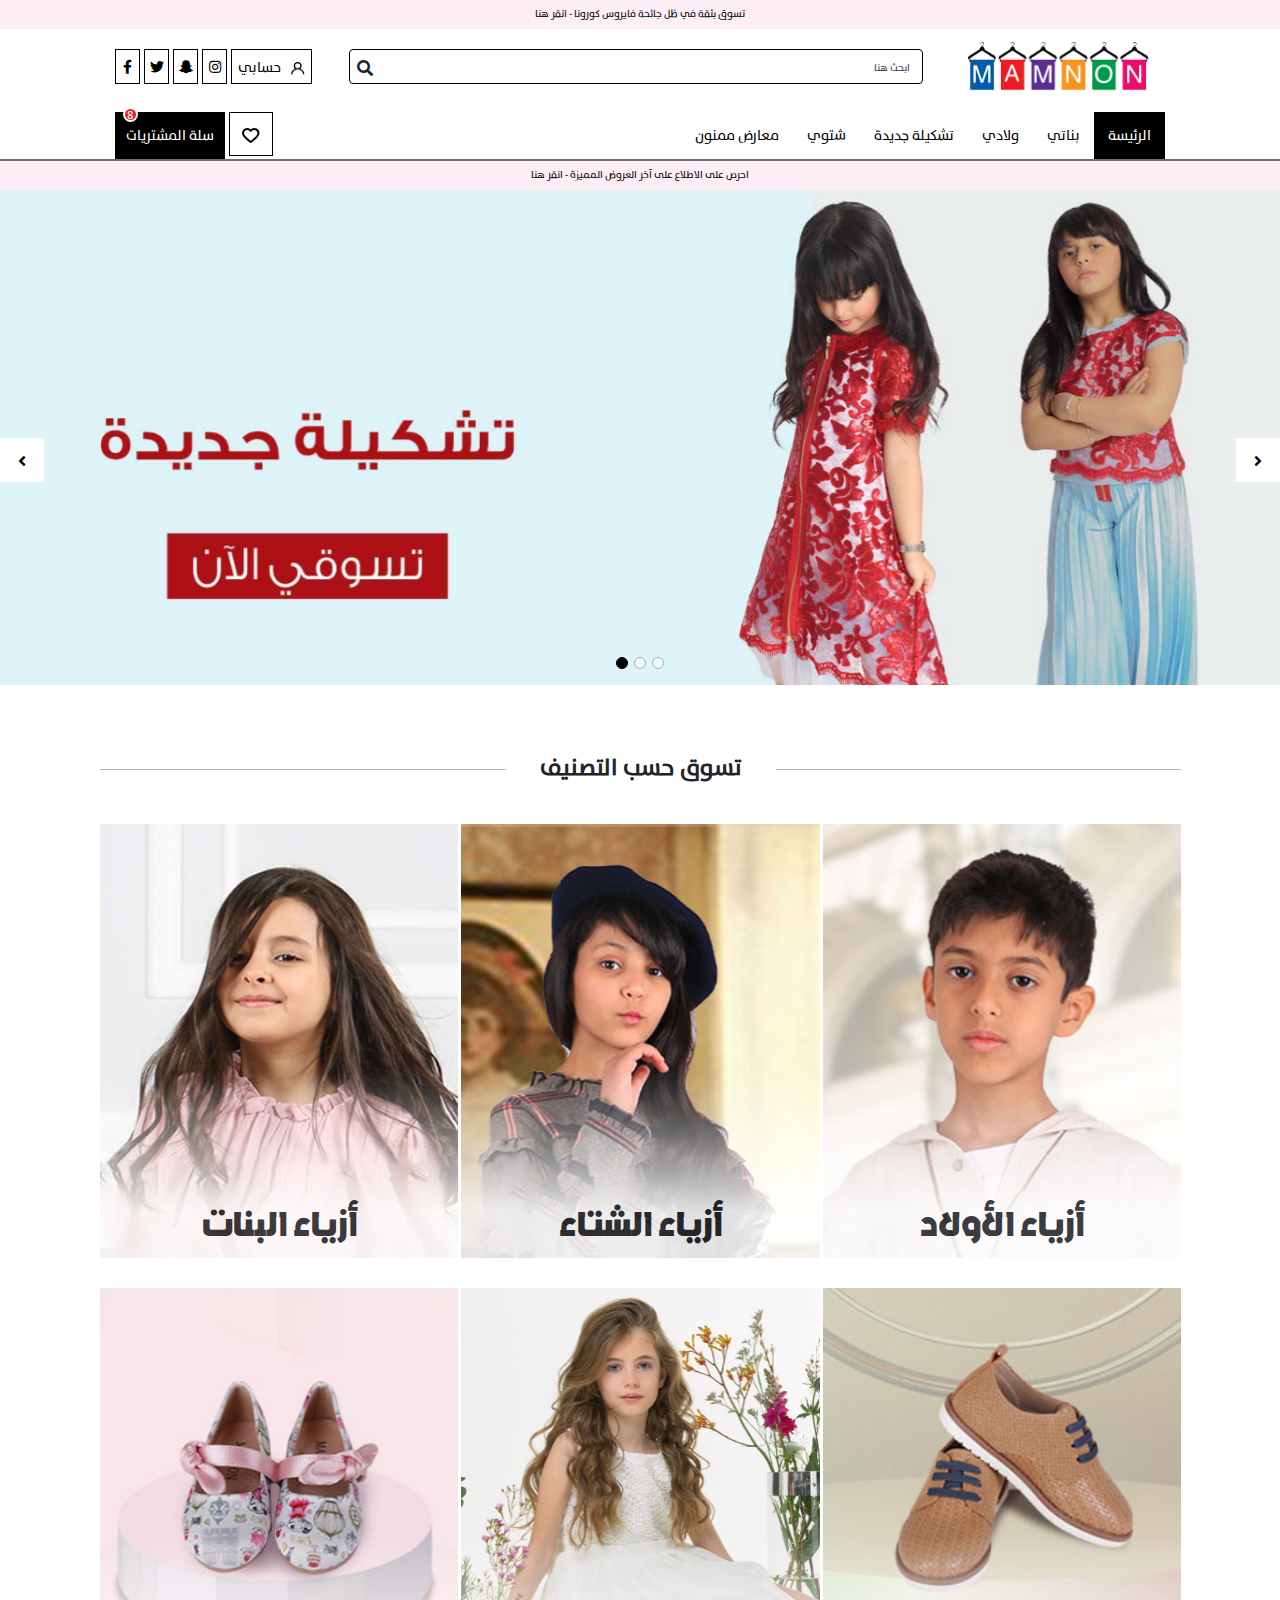
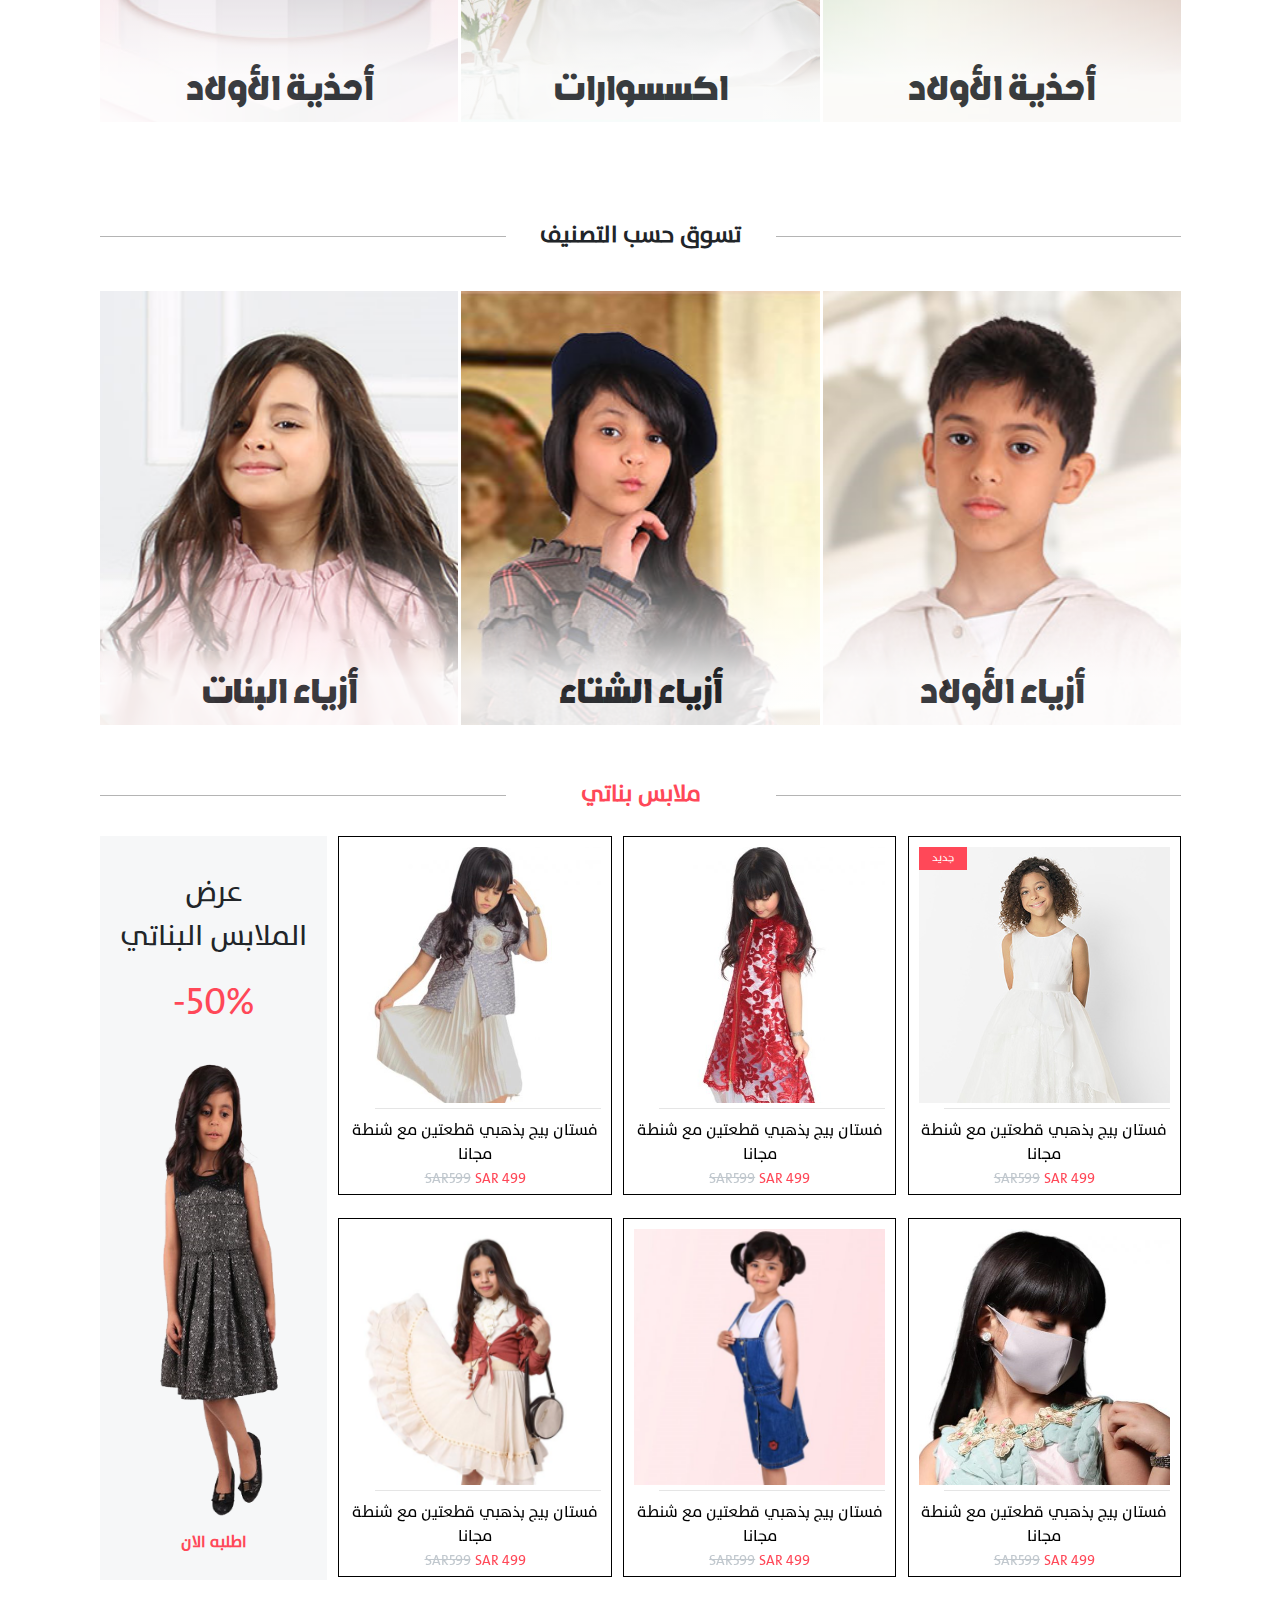
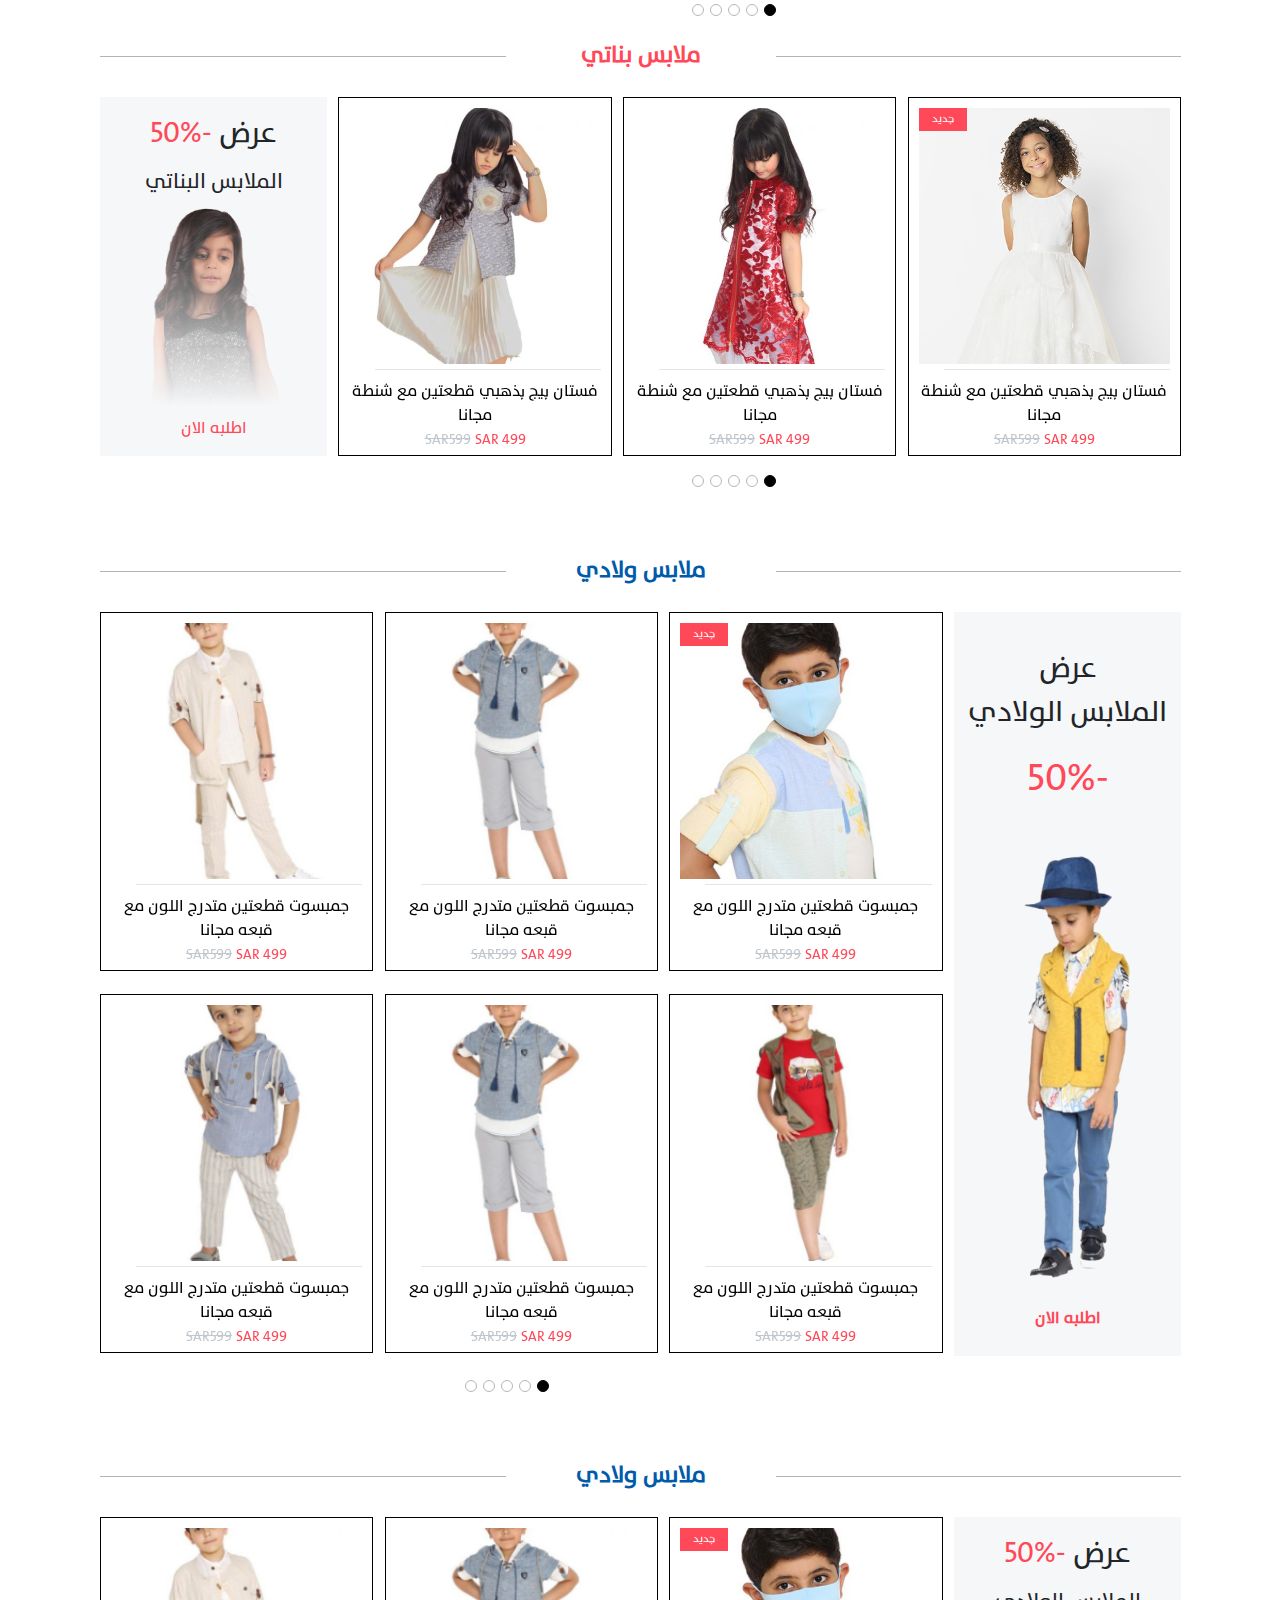
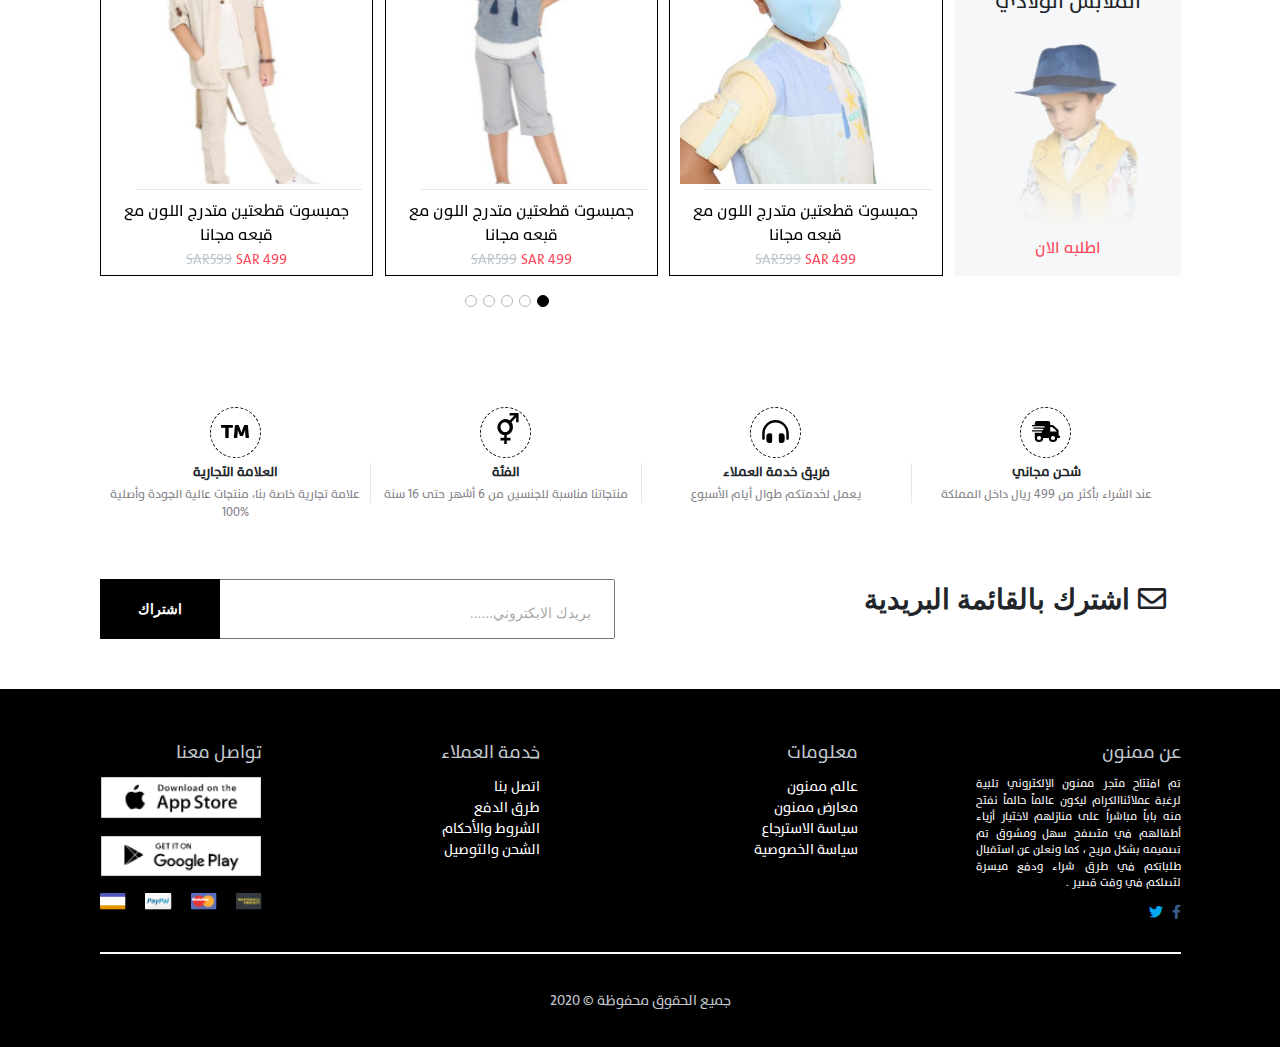
<file: index.html>
<!doctype html>
<html lang="en">
<head>
    <meta charset="utf-8">
    <meta name="viewport" content="width=device-width, initial-scale=1, shrink-to-fit=no">

    <link rel="stylesheet" href="style/all.min.css">
<!--    <link rel="stylesheet" href="style/materialize.min.css">-->
    <link rel="stylesheet" href="style/bootstrap.min.css">
    <link rel="stylesheet" href="style/hover-min.css">
    <link rel="stylesheet" href="style/animate.css">
    <link rel="stylesheet" href="style/owl.carousel.min.css">
    <link rel="stylesheet" href="style/owl.theme.default.min.css">
    <link rel="stylesheet" href="style/header.css">

    <link rel="stylesheet" href="style/style.css">
    <link rel="stylesheet" href="style/slide.css">
    <link rel="stylesheet" href="style/footer.css">
    <link rel="stylesheet" href="style/headerResponsive.css">
    <link rel="stylesheet" href="style/footerResponsive.css">
    <link rel="stylesheet" href="style/homeResponsive.css">

    <title>mamnon</title>
</head>
<body>
<div class="lazy-loading">
    <div class="wrap">
        <div class="outer-circle">

            <div class="inner-circle cir1"></div>
            <div class="inner-circle cir2"></div>
            <div class="inner-circle cir3"></div>

        </div>
    </div>
</div>
<header>
    <div class="copy-wrap">
            <span>
             تسوق بثقة في ظل جائحة فايروس كورونا <a class="navbar-brand" href="#">- انقر هنا</a>
                </span>
    </div>
    <!--/.copy-wrape-->
    <div class="first-nav">
        <nav class="navbar navbar-expand-lg navbar-top">
            <a class="navbar-brand" href="index.html"><img src="image/Group%201.png" alt="mamnon image"></a>
            <div class="collapse navbar-collapse" id="navbarSupportedContent1">
                <div class="search-nav mx-auto">
                    <form class="form-inline">
                        <input class="form-control mr-sm-2 input-reset color-inherit input-focus all-animate br-pill ph4 sans-serif header-search-input ba bw1 bg-gray1 b--gray1" type="search" placeholder="ابحث هنا" aria-label="Search"> <i class='fas fa-search'></i>
                    </form>
                </div>
                <div class="social-contact">
                    <span class="soacial"><a href="https://www.facebook.com"><i class="fab fa-facebook-f"></i></a></span>
                    <span class="soacial"><a href="https://www.twitter.com"><i class="fab fa-twitter"></i></a></span>
                    <span class="soacial"><a href="https://www.snapshat.com"><i class="fab fa-snapchat-ghost"></i></a></span>
                    <span class="soacial"><a href="https://www.instgram.com"><i class="fab fa-instagram"></i></a></span>
                    <span class="user"> <a href="SignIn.html"><span>حسابي</span><img src="image/Path%2021253.png" alt=" user imge"></a>  </span>
                </div>
            </div>
        </nav>
        <div class="second-nav">
            <nav class="navbar navbar-expand-lg">
                <div class="sideMenu">
                    <div class="close ml-auto">
                        <i class="fas fa-times"></i>
                    </div>

                    <ul>
                        <li class="nav-item active">
                            <a class="nav-link" href="#">الرئيسة <span class="sr-only">(current)</span></a>
                        </li>
                        <li class="nav-item dropdown">
                            <a class="nav-link other-menu" href="#" id="navbarDropdown" role="button"  data-toggle="dropdown" aria-haspopup="true"
                               aria-expanded="false" style="display: flex">
                                بناتي
                                <div class="mr-auto">
                                    <i class="fas fa-caret-down"></i>
                                </div>
                            </a>
                            <div class="dropdown-menu-n" aria-labelledby="navbarDropdown">
                                <a class="dropdown-item" href="#">طقم</a>
                                <a class="dropdown-item other-menu" href="#" style="display: flex">
                                    فستان
                                    <div class="mr-auto">
                                        <i class="fas fa-caret-down"></i>
                                    </div>
                                    <ul class="dropdown-second-menu-s">
                                        <a class="dropdown-seconed-item" href="#">فستان ربيعي</a>
                                        <a class="dropdown-seconed-item" href="#">فستان صيفي</a>
                                        <a class="dropdown-seconed-item" href="#"> فستان أعياد</a>
                                    </ul>
                                </a>
                                <a class="dropdown-item" href="#">بلوزة</a>
                                <a class="dropdown-item" href="#">جينز</a>
                            </div>
                        </li>
                        <li class="nav-item dropdown">
                            <a class="nav-link other-menu" href="#" id="navbarDropdown1" role="button" data-toggle="dropdown" aria-haspopup="true"
                               aria-expanded="false" style="display: flex">
                                ولادي
                                <div class="mr-auto">
                                    <i class="fas fa-caret-down"></i>
                                </div>
                            </a>
                            <div class="dropdown-menu-n" aria-labelledby="navbarDropdown1">
                                <a class="dropdown-item" href="#">بنطلون</a>
                                <a class="dropdown-item other-menu" href="#" style="display: flex">
                                    طقية
                                    <div class="mr-auto">
                                        <i class="fas fa-caret-down"></i>
                                    </div>
                                    <ul class="dropdown-second-menu-s">
                                        <li><a href="#">فستان ربيعي</a></li>
                                        <li><a href="#">فستان صيفي</a></li>
                                        <li><a href="#"> فستان أعياد</a></li>
                                    </ul>
                                </a>
                                <a class="dropdown-item" href="#">بلوزة</a>
                                <a class="dropdown-item" href="#">جينز</a>
                            </div>
                        </li>
                        <li class="nav-item">
                            <a class="nav-link" href="#" tabindex="-1" aria-disabled="true">تشكيلة جديدة</a>
                        </li>
                        <li class="nav-item">
                            <a class="nav-link" href="#" tabindex="-1" aria-disabled="true">شتوي</a>
                        </li>
                        <li class="nav-item">
                            <a class="nav-link" href="#" tabindex="-1" aria-disabled="true">معارض ممنون</a>
                        </li>
                    </ul>
                </div>
                <button class="navbar-toggler" type="button"  aria-expanded="false" aria-label="Toggle navigation">
                    <img src="image/Layer%202.png" alt="layer" class="w-100 h-100">
                </button>

                <div class="search-second-nav mr-auto">
                    <form class="form-inline">
                        <input class="form-control mr-sm-2 input-reset color-inherit input-focus all-animate br-pill ph4 sans-serif header-search-input ba bw1 bg-gray1 b--gray1" type="search" placeholder="ابحث هنا" aria-label="Search"> <i class='fas fa-search'></i>
                    </form>
                </div>

                <div class="sidebar">
                    <div class="collapse navbar-collapse" id="navbarSupportedContent">
                        <ul class="navbar-nav ml-auto first-menu">
                            <li class="nav-item active">
                                <a class="nav-link" href="#">الرئيسة <span class="sr-only">(current)</span></a>
                            </li>
                            <li class="nav-item dropdown">
                                <a class="nav-link" href="#" id="navbarDropdown2" role="button"  data-toggle="dropdown" aria-haspopup="true" aria-expanded="false">
                                    بناتي
                                </a>
                                <div class="dropdown-menu" aria-labelledby="navbarDropdown2">
                                    <a class="dropdown-item" href="#">طقم</a>
                                    <a class="dropdown-item other-menu" href="#" style="display: flex">
                                        فستان
                                        <div class="mr-auto">
                                            <i class="fas fa-caret-left"></i>
                                        </div>
                                        <ul class="dropdown-second-menu">
                                            <li>فستان ربيعي</li>
                                            <li>فستان صيفي</li>
                                            <li>فستان أعياد</li>
                                        </ul>
                                    </a>
                                    <a class="dropdown-item" href="#">بلوزة</a>
                                    <a class="dropdown-item" href="#">جينز</a>
                                </div>
                            </li>
                            <li class="nav-item dropdown">
                                <a class="nav-link other-menu" href="#" id="navbarDropdown3" role="button" data-toggle="dropdown" aria-haspopup="true" aria-expanded="false">
                                    ولادي
                                </a>
                                <div class="dropdown-menu" aria-labelledby="navbarDropdown3">
                                    <a class="dropdown-item" href="#">بنطلون</a>
                                    <a class="dropdown-item other-menu" href="#" style="display: flex">
                                        طقية
                                        <div class="mr-auto">
                                            <i class="fas fa-caret-left"></i>
                                        </div>
                                        <ul class="dropdown-second-menu">
                                            <li>فستان ربيعي</li>
                                            <li>فستان صيفي</li>
                                            <li>فستان أعياد</li>
                                        </ul>
                                    </a>
                                    <a class="dropdown-item" href="#">بلوزة</a>
                                    <a class="dropdown-item" href="#">جينز</a>
                                </div>
                            </li>
                            <li class="nav-item">
                                <a class="nav-link" href="#" tabindex="-1" aria-disabled="true">تشكيلة جديدة</a>
                            </li>
                            <li class="nav-item">
                                <a class="nav-link" href="#" tabindex="-1" aria-disabled="true">شتوي</a>
                            </li>
                            <li class="nav-item">
                                <a class="nav-link" href="#" tabindex="-1" aria-disabled="true">معارض ممنون</a>
                            </li>
                        </ul>
                        <a class="cart-nav" href="cart.html">
                            <span class="heart"><img src="image/layer1.png" alt="heart image"></span>
                            <span class="cart">سلة المشتريات  </span>
                            <span class="num-crt">8</span>
                        </a>
                    </div>
                </div>
            </nav>
        </div>
    </div>
    <!--/.first-nav-->
    <div class="seconed-copy-wrap">
            <span>
             احرص على الاطلاع على آخر العروض المميزة <a class="navbar-brand" href="#">- انقر هنا</a>
                </span>
    </div>
    <!--/.seconed-copy-wrap-->
</header>
<main>
    <div class="slider">
        <div id="carouselExampleIndicators" class="carousel slide-head" data-ride="carousel">
            <ol class="carousel-indicators">
                <li data-target="#carouselExampleIndicators" data-slide-to="0" class="active"></li>
                <li data-target="#carouselExampleIndicators" data-slide-to="1"></li>
                <li data-target="#carouselExampleIndicators" data-slide-to="2"></li>
            </ol>
            <div class="carousel-inner">
                <div class="carousel-item active">
                    <img src="image/Rectangle%205065.png" class="d-block w-100" alt="slider image">
                </div>
                <div class="carousel-item">
                    <img src="image/Rectangle%205065.png" class="d-block w-100" alt="slider image">
                </div>
                <div class="carousel-item">
                    <img src="image/Rectangle%205065.png" class="d-block w-100" alt="slider image">
                </div>
            </div>
            <a class="carousel-control-prev-p" href="#carouselExampleIndicators" role="button" data-slide="prev">
                <span class="carousel-control-prev-icon" aria-hidden="true"><i class="fas fa-angle-left"></i></span>
                <span class="sr-only">Previous</span>
            </a>
            <a class="carousel-control-next-n" href="#carouselExampleIndicators" role="button" data-slide="next">
                <span class="carousel-control-next-icon" aria-hidden="true"><i class="fas fa-angle-right"></i></span>
                <span class="sr-only">Next</span>
            </a>
        </div>
    </div>
    <!--./slider-->
    <div class="wv-cloth">
        <div class="wv-tittle text-center">
            <h3><span>تسوق حسب التصنيف </span></h3>
        </div>
        <div class="wv-img row">
            <div class="col-sm-4 right-col shine">
                <img src="image/State1.png" alt="state image">
                <div class="disc">
                <span>أزياء الأولاد</span>
                </div>
            </div>
            <div class="col-sm-4 left-auto-col shine mx-auto">
                <img src="image/State2.png" alt="state image">
                <div class="disc">
                <span>أزياء الشتاء</span>
                </div>
            </div>
            <div class="col-sm-4 left-col shine">
                <img src="image/State3.png" alt="state image">
                <div class="disc">
                <span>أزياء البنات</span>
                </div>
            </div>
            <div class="col-sm-4 right-col left-auto-col shine">
                <img src="image/State4.png" alt="state3 image">
                <div class="disc">
                <span>أحذية الأولاد</span>
                </div>
            </div>
            <div class="col-sm-4 mx-auto shine">
                <img src="image/State5.png" alt="">
                <div class="disc">
                <span> اكسسوارات</span>
                </div>
            </div>
            <div class="col-sm-4 left-col left-auto-col shine">
                <img src="image/State6.png" alt="">
                <div class="disc">
                <span>أحذية الأولاد</span>
                </div>
            </div>
        </div>
    </div>
    <div class="wv-cloth">
        <div class="wv-tittle text-center">
            <h3><span>تسوق حسب التصنيف </span></h3>
        </div>
        <div class="wv-img row">
            <div class="col-sm-4 right-col shine">
                <img src="image/State1.png" alt="state image">
                <div class="disc">
                <span>أزياء الأولاد</span>
                </div>
            </div>
            <div class="col-sm-4 mx-auto left-auto-col shine">
                <img src="image/State2.png" alt="state image">
                <div class="disc">
                <span>أزياء الشتاء</span>
                </div>
            </div>
            <div class="col-sm-4 left-col shine">
                <img src="image/State3.png" alt="state image">
                <div class="disc">
                <span>أزياء البنات</span>
                </div>
            </div>
        </div></div>
    <!--./wv-cloth-->
    <div class="girl-cloth">
        <div class="girl-tittle text-center">
            <h3><span>ملابس بناتي</span></h3>
        </div>
        <div class="girl-image-show">
                <div class="banner-girl text-center">
                    <p class="banner-tittle">عرض <br>
                        الملابس البناتي</p>
                    <p><span>-50%</span></p>
                    <img src="image/girl-banner.png"  alt="banner girl image">
                    <p><a href="#">اطلبه الان</a></p>
                </div>
            <div id="carouselExampleIndicators1" class="carousel slide" data-ride="carousel">
                <ol class="carousel-indicators m-0" style="direction: rtl">
                    <li data-target="#carouselExampleIndicators1" data-slide-to="0" class="active"></li>
                    <li data-target="#carouselExampleIndicators1" data-slide-to="1"></li>
                    <li data-target="#carouselExampleIndicators1" data-slide-to="2"></li>
                    <li data-target="#carouselExampleIndicators1" data-slide-to="3"></li>
                    <li data-target="#carouselExampleIndicators1" data-slide-to="4"></li>
                </ol>
                <div class="carousel-inner">
                    <div class="carousel-item active">
                        <div class="show-image row m-0">
                            <div class="col-md-4 col-sm-6 girl-image">
                                <div class="card-image shine">
                                    <img src="image/girl1.png"  alt="girl image">
                                    <div class="image-cart">
                                        <div class="image-cart-content">
                                        <p class="cart-img">
                                            <a href="#">أضف إلى السلة</a>
                                        </p>
                                        <p class="color-cloth">
                                            أسود، سماوي، أزرق
                                        </p>
                                        </div>
                                    </div>
                                    <span>جديد</span>
                                    <hr>
                                </div>
                                <p><a href="#">فستان بيج بذهبي قطعتين مع شنطة مجانا</a></p>
                                <p class="price"><del>SAR599</del> <span>SAR 499</span>
                                </p>
                            </div>
                            <div class="col-md-4 col-sm-6 girl-image middle-girl left-sm-girl">
                                <div class="card-image shine">
                                    <img src="image/girl2.png"  alt="girl image">
                                    <div class="image-cart">
                                        <div class="image-cart-content">
                                            <p class="cart-img">
                                                <a href="#">أضف إلى السلة</a>
                                            </p>
                                            <p class="color-cloth">
                                                أسود، سماوي، أزرق
                                            </p>
                                        </div>
                                    </div>
                                    <hr>
                                </div>
                                <p><a href="#">فستان بيج بذهبي قطعتين مع شنطة مجانا</a></p>
                                <p class="price"><del>SAR599</del> <span>SAR 499</span></p>
                            </div>
                            <div class="col-md-4 col-sm-6 girl-image left-girl">
                                <div class="card-image shine">
                                    <img src="image/girl3.png"  alt="wv image">
                                    <div class="image-cart">
                                        <div class="image-cart-content">
                                            <p class="cart-img">
                                                <a href="#">أضف إلى السلة</a>
                                            </p>
                                            <p class="color-cloth">
                                                أسود، سماوي، أزرق
                                            </p>
                                        </div>
                                    </div>
                                    <hr>
                                </div>
                                <p><a href="#">فستان بيج بذهبي قطعتين مع شنطة مجانا</a></p>
                                <p class="price"><del>SAR599</del> <span>SAR 499</span></p>
                            </div>
                            <div class="col-md-4 col-sm-6 girl-image left-sm-girl">
                                <div class="card-image shine">
                                    <img src="image/girl4.png"  alt="wv image">
                                    <div class="image-cart">
                                        <div class="image-cart-content">
                                            <p class="cart-img">
                                                <a href="#">أضف إلى السلة</a>
                                            </p>
                                            <p class="color-cloth">
                                                أسود، سماوي، أزرق
                                            </p>
                                        </div>
                                    </div>
                                    <hr>
                                </div>
                                <p><a href="#">فستان بيج بذهبي قطعتين مع شنطة مجانا</a></p>
                                <p class="price"><del>SAR599</del> <span>SAR 499</span></p>
                            </div>
                            <div class="col-md-4 col-sm-6 girl-image middle-girl">
                                <div class="card-image shine">
                                    <img src="image/item5.png"  alt="girl image">
                                    <div class="image-cart">
                                        <div class="image-cart-content">
                                            <p class="cart-img">
                                                <a href="#">أضف إلى السلة</a>
                                            </p>
                                            <p class="color-cloth">
                                                أسود، سماوي، أزرق
                                            </p>
                                        </div>
                                    </div>
                                    <hr>
                                </div>
                                <p><a href="#">فستان بيج بذهبي قطعتين مع شنطة مجانا</a></p>
                                <p class="price"><del>SAR599</del> <span>SAR 499</span></p>
                            </div>
                            <div class="col-md-4 col-sm-6 girl-image left-girl left-sm-girl"  >
                                <div class="card-image shine">
                                    <img src="image/item7.png"  alt="girl image">
                                    <div class="image-cart">
                                        <div class="image-cart-content">
                                            <p class="cart-img">
                                                <a href="#">أضف إلى السلة</a>
                                            </p>
                                            <p class="color-cloth">
                                                أسود، سماوي، أزرق
                                            </p>
                                        </div>
                                    </div>
                                    <hr>
                                </div>
                                <p><a href="#">فستان بيج بذهبي قطعتين مع شنطة مجانا</a></p>
                                <p class="price"><del>SAR599</del> <span>SAR 499</span></p>
                            </div>
                        </div>
                    </div>
                    <div class="carousel-item">
                        <div class="show-image row m-0">
                            <div class="col-md-4 col-sm-6 girl-image">
                                <div class="card-image shine">
                                    <img src="image/girl1.png"  alt="girl image">
                                    <div class="image-cart">
                                        <div class="image-cart-content">
                                            <p class="cart-img">
                                                <a href="#">أضف إلى السلة</a>
                                            </p>
                                            <p class="color-cloth">
                                                أسود، سماوي، أزرق
                                            </p>
                                        </div>
                                    </div>
                                    <span>جديد</span>
                                    <hr>
                                </div>
                                <p><a href="#">فستان بيج بذهبي قطعتين مع شنطة مجانا</a></p>
                                <p class="price"><del>SAR599</del> <span>SAR 499</span>
                                </p>
                            </div>
                            <div class="col-md-4 col-sm-6 girl-image middle-girl left-sm-girl">
                                <div class="card-image shine">
                                    <img src="image/girl2.png"  alt="girl image">
                                    <div class="image-cart">
                                        <div class="image-cart-content">
                                            <p class="cart-img">
                                                <a href="#">أضف إلى السلة</a>
                                            </p>
                                            <p class="color-cloth">
                                                أسود، سماوي، أزرق
                                            </p>
                                        </div>
                                    </div>
                                    <hr>
                                </div>
                                <p><a href="#">فستان بيج بذهبي قطعتين مع شنطة مجانا</a></p>
                                <p class="price"><del>SAR599</del> <span>SAR 499</span></p>
                            </div>
                            <div class="col-md-4 col-sm-6 girl-image left-girl">
                                <div class="card-image shine">
                                    <img src="image/girl3.png"  alt="wv image">
                                    <div class="image-cart">
                                        <div class="image-cart-content">
                                            <p class="cart-img">
                                                <a href="#">أضف إلى السلة</a>
                                            </p>
                                            <p class="color-cloth">
                                                أسود، سماوي، أزرق
                                            </p>
                                        </div>
                                    </div>
                                    <hr>
                                </div>
                                <p><a href="#">فستان بيج بذهبي قطعتين مع شنطة مجانا</a></p>
                                <p class="price"><del>SAR599</del> <span>SAR 499</span></p>
                            </div>
                            <div class="col-md-4 col-sm-6 girl-image left-sm-girl">
                                <div class="card-image shine">
                                    <img src="image/girl4.png"  alt="wv image">
                                    <div class="image-cart">
                                        <div class="image-cart-content">
                                            <p class="cart-img">
                                                <a href="#">أضف إلى السلة</a>
                                            </p>
                                            <p class="color-cloth">
                                                أسود، سماوي، أزرق
                                            </p>
                                        </div>
                                    </div>
                                    <hr>
                                </div>
                                <p><a href="#">فستان بيج بذهبي قطعتين مع شنطة مجانا</a></p>
                                <p class="price"><del>SAR599</del> <span>SAR 499</span></p>
                            </div>
                            <div class="col-md-4 col-sm-6 girl-image middle-girl">
                                <div class="card-image shine">
                                    <img src="image/item5.png"  alt="girl image">
                                    <div class="image-cart">
                                        <div class="image-cart-content">
                                            <p class="cart-img">
                                                <a href="#">أضف إلى السلة</a>
                                            </p>
                                            <p class="color-cloth">
                                                أسود، سماوي، أزرق
                                            </p>
                                        </div>
                                    </div>
                                    <hr>
                                </div>
                                <p><a href="#">فستان بيج بذهبي قطعتين مع شنطة مجانا</a></p>
                                <p class="price"><del>SAR599</del> <span>SAR 499</span></p>
                            </div>
                            <div class="col-md-4 col-sm-6 girl-image left-girl left-sm-girl"  >
                                <div class="card-image shine">
                                    <img src="image/item7.png"  alt="girl image">
                                    <div class="image-cart">
                                        <div class="image-cart-content">
                                            <p class="cart-img">
                                                <a href="#">أضف إلى السلة</a>
                                            </p>
                                            <p class="color-cloth">
                                                أسود، سماوي، أزرق
                                            </p>
                                        </div>
                                    </div>
                                    <hr>
                                </div>
                                <p><a href="#">فستان بيج بذهبي قطعتين مع شنطة مجانا</a></p>
                                <p class="price"><del>SAR599</del> <span>SAR 499</span></p>
                            </div>
                        </div>
                    </div>
                    <div class="carousel-item">
                        <div class="show-image row m-0">
                            <div class="col-md-4 col-sm-6 girl-image">
                                <div class="card-image shine">
                                    <img src="image/girl1.png"  alt="girl image">
                                    <div class="image-cart">
                                        <div class="image-cart-content">
                                            <p class="cart-img">
                                                <a href="#">أضف إلى السلة</a>
                                            </p>
                                            <p class="color-cloth">
                                                أسود، سماوي، أزرق
                                            </p>
                                        </div>
                                    </div>
                                    <span>جديد</span>
                                    <hr>
                                </div>
                                <p><a href="#">فستان بيج بذهبي قطعتين مع شنطة مجانا</a></p>
                                <p class="price"><del>SAR599</del> <span>SAR 499</span>
                                </p>
                            </div>
                            <div class="col-md-4 col-sm-6 girl-image middle-girl left-sm-girl">
                                <div class="card-image shine">
                                    <img src="image/girl2.png"  alt="girl image">
                                    <div class="image-cart">
                                        <div class="image-cart-content">
                                            <p class="cart-img">
                                                <a href="#">أضف إلى السلة</a>
                                            </p>
                                            <p class="color-cloth">
                                                أسود، سماوي، أزرق
                                            </p>
                                        </div>
                                    </div>
                                    <hr>
                                </div>
                                <p><a href="#">فستان بيج بذهبي قطعتين مع شنطة مجانا</a></p>
                                <p class="price"><del>SAR599</del> <span>SAR 499</span></p>
                            </div>
                            <div class="col-md-4 col-sm-6 girl-image left-girl">
                                <div class="card-image shine">
                                    <img src="image/girl3.png"  alt="wv image">
                                    <div class="image-cart">
                                        <div class="image-cart-content">
                                            <p class="cart-img">
                                                <a href="#">أضف إلى السلة</a>
                                            </p>
                                            <p class="color-cloth">
                                                أسود، سماوي، أزرق
                                            </p>
                                        </div>
                                    </div>
                                    <hr>
                                </div>
                                <p><a href="#">فستان بيج بذهبي قطعتين مع شنطة مجانا</a></p>
                                <p class="price"><del>SAR599</del> <span>SAR 499</span></p>
                            </div>
                            <div class="col-md-4 col-sm-6 girl-image left-sm-girl">
                                <div class="card-image shine">
                                    <img src="image/girl4.png"  alt="wv image">
                                    <div class="image-cart">
                                        <div class="image-cart-content">
                                            <p class="cart-img">
                                                <a href="#">أضف إلى السلة</a>
                                            </p>
                                            <p class="color-cloth">
                                                أسود، سماوي، أزرق
                                            </p>
                                        </div>
                                    </div>
                                    <hr>
                                </div>
                                <p><a href="#">فستان بيج بذهبي قطعتين مع شنطة مجانا</a></p>
                                <p class="price"><del>SAR599</del> <span>SAR 499</span></p>
                            </div>
                            <div class="col-md-4 col-sm-6 girl-image middle-girl">
                                <div class="card-image shine">
                                    <img src="image/item5.png"  alt="girl image">
                                    <div class="image-cart">
                                        <div class="image-cart-content">
                                            <p class="cart-img">
                                                <a href="#">أضف إلى السلة</a>
                                            </p>
                                            <p class="color-cloth">
                                                أسود، سماوي، أزرق
                                            </p>
                                        </div>
                                    </div>
                                    <hr>
                                </div>
                                <p><a href="#">فستان بيج بذهبي قطعتين مع شنطة مجانا</a></p>
                                <p class="price"><del>SAR599</del> <span>SAR 499</span></p>
                            </div>
                            <div class="col-md-4 col-sm-6 girl-image left-girl left-sm-girl"  >
                                <div class="card-image shine">
                                    <img src="image/item7.png"  alt="girl image">
                                    <div class="image-cart">
                                        <div class="image-cart-content">
                                            <p class="cart-img">
                                                <a href="#">أضف إلى السلة</a>
                                            </p>
                                            <p class="color-cloth">
                                                أسود، سماوي، أزرق
                                            </p>
                                        </div>
                                    </div>
                                    <hr>
                                </div>
                                <p><a href="#">فستان بيج بذهبي قطعتين مع شنطة مجانا</a></p>
                                <p class="price"><del>SAR599</del> <span>SAR 499</span></p>
                            </div>
                        </div>
                    </div>
                    <div class="carousel-item">
                        <div class="show-image row m-0">
                            <div class="col-md-4 col-sm-6 girl-image">
                                <div class="card-image shine">
                                    <img src="image/girl1.png"  alt="girl image">
                                    <div class="image-cart">
                                        <div class="image-cart-content">
                                            <p class="cart-img">
                                                <a href="#">أضف إلى السلة</a>
                                            </p>
                                            <p class="color-cloth">
                                                أسود، سماوي، أزرق
                                            </p>
                                        </div>
                                    </div>
                                    <span>جديد</span>
                                    <hr>
                                </div>
                                <p><a href="#">فستان بيج بذهبي قطعتين مع شنطة مجانا</a></p>
                                <p class="price"><del>SAR599</del> <span>SAR 499</span>
                                </p>
                            </div>
                            <div class="col-md-4 col-sm-6 girl-image middle-girl left-sm-girl">
                                <div class="card-image shine">
                                    <img src="image/girl2.png"  alt="girl image">
                                    <div class="image-cart">
                                        <div class="image-cart-content">
                                            <p class="cart-img">
                                                <a href="#">أضف إلى السلة</a>
                                            </p>
                                            <p class="color-cloth">
                                                أسود، سماوي، أزرق
                                            </p>
                                        </div>
                                    </div>
                                    <hr>
                                </div>
                                <p><a href="#">فستان بيج بذهبي قطعتين مع شنطة مجانا</a></p>
                                <p class="price"><del>SAR599</del> <span>SAR 499</span></p>
                            </div>
                            <div class="col-md-4 col-sm-6 girl-image left-girl">
                                <div class="card-image shine">
                                    <img src="image/girl3.png"  alt="wv image">
                                    <div class="image-cart">
                                        <div class="image-cart-content">
                                            <p class="cart-img">
                                                <a href="#">أضف إلى السلة</a>
                                            </p>
                                            <p class="color-cloth">
                                                أسود، سماوي، أزرق
                                            </p>
                                        </div>
                                    </div>
                                    <hr>
                                </div>
                                <p><a href="#">فستان بيج بذهبي قطعتين مع شنطة مجانا</a></p>
                                <p class="price"><del>SAR599</del> <span>SAR 499</span></p>
                            </div>
                            <div class="col-md-4 col-sm-6 girl-image left-sm-girl">
                                <div class="card-image shine">
                                    <img src="image/girl4.png"  alt="wv image">
                                    <div class="image-cart">
                                        <div class="image-cart-content">
                                            <p class="cart-img">
                                                <a href="#">أضف إلى السلة</a>
                                            </p>
                                            <p class="color-cloth">
                                                أسود، سماوي، أزرق
                                            </p>
                                        </div>
                                    </div>
                                    <hr>
                                </div>
                                <p><a href="#">فستان بيج بذهبي قطعتين مع شنطة مجانا</a></p>
                                <p class="price"><del>SAR599</del> <span>SAR 499</span></p>
                            </div>
                            <div class="col-md-4 col-sm-6 girl-image middle-girl">
                                <div class="card-image shine">
                                    <img src="image/item5.png"  alt="girl image">
                                    <div class="image-cart">
                                        <div class="image-cart-content">
                                            <p class="cart-img">
                                                <a href="#">أضف إلى السلة</a>
                                            </p>
                                            <p class="color-cloth">
                                                أسود، سماوي، أزرق
                                            </p>
                                        </div>
                                    </div>
                                    <hr>
                                </div>
                                <p><a href="#">فستان بيج بذهبي قطعتين مع شنطة مجانا</a></p>
                                <p class="price"><del>SAR599</del> <span>SAR 499</span></p>
                            </div>
                            <div class="col-md-4 col-sm-6 girl-image left-girl left-sm-girl"  >
                                <div class="card-image shine">
                                    <img src="image/item7.png"  alt="girl image">
                                    <div class="image-cart">
                                        <div class="image-cart-content">
                                            <p class="cart-img">
                                                <a href="#">أضف إلى السلة</a>
                                            </p>
                                            <p class="color-cloth">
                                                أسود، سماوي، أزرق
                                            </p>
                                        </div>
                                    </div>
                                    <hr>
                                </div>
                                <p><a href="#">فستان بيج بذهبي قطعتين مع شنطة مجانا</a></p>
                                <p class="price"><del>SAR599</del> <span>SAR 499</span></p>
                            </div>
                        </div>
                    </div>
                    <div class="carousel-item">
                        <div class="show-image row m-0">
                            <div class="col-md-4 col-sm-6 girl-image">
                                <div class="card-image shine">
                                    <img src="image/girl1.png"  alt="girl image">
                                    <div class="image-cart">
                                        <div class="image-cart-content">
                                            <p class="cart-img">
                                                <a href="#">أضف إلى السلة</a>
                                            </p>
                                            <p class="color-cloth">
                                                أسود، سماوي، أزرق
                                            </p>
                                        </div>
                                    </div>
                                    <span>جديد</span>
                                    <hr>
                                </div>
                                <p><a href="#">فستان بيج بذهبي قطعتين مع شنطة مجانا</a></p>
                                <p class="price"><del>SAR599</del> <span>SAR 499</span>
                                </p>
                            </div>
                            <div class="col-md-4 col-sm-6 girl-image middle-girl left-sm-girl">
                                <div class="card-image shine">
                                    <img src="image/girl2.png"  alt="girl image">
                                    <div class="image-cart">
                                        <div class="image-cart-content">
                                            <p class="cart-img">
                                                <a href="#">أضف إلى السلة</a>
                                            </p>
                                            <p class="color-cloth">
                                                أسود، سماوي، أزرق
                                            </p>
                                        </div>
                                    </div>
                                    <hr>
                                </div>
                                <p><a href="#">فستان بيج بذهبي قطعتين مع شنطة مجانا</a></p>
                                <p class="price"><del>SAR599</del> <span>SAR 499</span></p>
                            </div>
                            <div class="col-md-4 col-sm-6 girl-image left-girl">
                                <div class="card-image shine">
                                    <img src="image/girl3.png"  alt="wv image">
                                    <div class="image-cart">
                                        <div class="image-cart-content">
                                            <p class="cart-img">
                                                <a href="#">أضف إلى السلة</a>
                                            </p>
                                            <p class="color-cloth">
                                                أسود، سماوي، أزرق
                                            </p>
                                        </div>
                                    </div>
                                    <hr>
                                </div>
                                <p><a href="#">فستان بيج بذهبي قطعتين مع شنطة مجانا</a></p>
                                <p class="price"><del>SAR599</del> <span>SAR 499</span></p>
                            </div>
                            <div class="col-md-4 col-sm-6 girl-image left-sm-girl">
                                <div class="card-image shine">
                                    <img src="image/girl4.png"  alt="wv image">
                                    <div class="image-cart">
                                        <div class="image-cart-content">
                                            <p class="cart-img">
                                                <a href="#">أضف إلى السلة</a>
                                            </p>
                                            <p class="color-cloth">
                                                أسود، سماوي، أزرق
                                            </p>
                                        </div>
                                    </div>
                                    <hr>
                                </div>
                                <p><a href="#">فستان بيج بذهبي قطعتين مع شنطة مجانا</a></p>
                                <p class="price"><del>SAR599</del> <span>SAR 499</span></p>
                            </div>
                            <div class="col-md-4 col-sm-6 girl-image middle-girl">
                                <div class="card-image shine">
                                    <img src="image/item5.png"  alt="girl image">
                                    <div class="image-cart">
                                        <div class="image-cart-content">
                                            <p class="cart-img">
                                                <a href="#">أضف إلى السلة</a>
                                            </p>
                                            <p class="color-cloth">
                                                أسود، سماوي، أزرق
                                            </p>
                                        </div>
                                    </div>
                                    <hr>
                                </div>
                                <p><a href="#">فستان بيج بذهبي قطعتين مع شنطة مجانا</a></p>
                                <p class="price"><del>SAR599</del> <span>SAR 499</span></p>
                            </div>
                            <div class="col-md-4 col-sm-6 girl-image left-girl left-sm-girl"  >
                                <div class="card-image shine">
                                    <img src="image/item7.png"  alt="girl image">
                                    <div class="image-cart">
                                        <div class="image-cart-content">
                                            <p class="cart-img">
                                                <a href="#">أضف إلى السلة</a>
                                            </p>
                                            <p class="color-cloth">
                                                أسود، سماوي، أزرق
                                            </p>
                                        </div>
                                    </div>
                                    <hr>
                                </div>
                                <p><a href="#">فستان بيج بذهبي قطعتين مع شنطة مجانا</a></p>
                                <p class="price"><del>SAR599</del> <span>SAR 499</span></p>
                            </div>
                        </div>
                    </div>
                </div>
            </div>
            <div class="mobile-slider">
                <div class="owl-carousel owl-theme owl-rtl">
                    <div class="item">
                        <div class="row">
                            <div class="card-img1 girl-image">
                                <div class="card-image shine">
                                    <img src="image/girl1.png"  alt="girl image">
                                    <div class="image-cart">
                                        <div class="image-cart-content">
                                            <p class="cart-img">
                                                <a href="#">أضف إلى السلة</a>
                                            </p>
                                            <p class="color-cloth">
                                                أسود، سماوي، أزرق
                                            </p>
                                        </div>
                                    </div>
                                    <span>جديد</span>
                                    <hr>
                                </div>
                                <p><a href="#">فستان بيج بذهبي قطعتين مع شنطة مجانا</a></p>
                                <p class="price"><del>SAR599</del> <span>SAR 499</span>
                                </p>
                            </div>
                        </div>
                    </div>
                    <div class="item">
                        <div class="row">
                            <div class="card-img1 girl-image">
                                <div class="card-image shine">
                                    <img src="image/girl2.png"  alt="girl image">
                                    <div class="image-cart">
                                        <div class="image-cart-content">
                                            <p class="cart-img">
                                                <a href="#">أضف إلى السلة</a>
                                            </p>
                                            <p class="color-cloth">
                                                أسود، سماوي، أزرق
                                            </p>
                                        </div>
                                    </div>
                                    <hr>
                                </div>
                                <p><a href="#">فستان بيج بذهبي قطعتين مع شنطة مجانا</a></p>
                                <p class="price"><del>SAR599</del> <span>SAR 499</span>
                                </p>
                            </div>
                        </div>
                    </div>
                    <div class="item">
                        <div class="row">
                            <div class="card-img1 girl-image">
                                <div class="card-image shine">
                                    <img src="image/girl3.png"  alt="girl image">
                                    <div class="image-cart">
                                        <div class="image-cart-content">
                                            <p class="cart-img">
                                                <a href="#">أضف إلى السلة</a>
                                            </p>
                                            <p class="color-cloth">
                                                أسود، سماوي، أزرق
                                            </p>
                                        </div>
                                    </div>
                                    <hr>
                                </div>
                                <p><a href="#">فستان بيج بذهبي قطعتين مع شنطة مجانا</a></p>
                                <p class="price"><del>SAR599</del> <span>SAR 499</span>
                                </p>
                            </div>
                        </div>
                    </div>
                    <div class="item">
                        <div class="row">
                            <div class="card-image2 girl-image">
                                <div class="card-image shine">
                                    <img src="image/girl4.png"  alt="girl image">
                                    <div class="image-cart">
                                        <div class="image-cart-content">
                                            <p class="cart-img">
                                                <a href="#">أضف إلى السلة</a>
                                            </p>
                                            <p class="color-cloth">
                                                أسود، سماوي، أزرق
                                            </p>
                                        </div>
                                    </div>
                                    <hr>
                                </div>
                                <p><a href="#">فستان بيج بذهبي قطعتين مع شنطة مجانا</a></p>
                                <p class="price"><del>SAR599</del> <span>SAR 499</span></p>
                            </div>
                        </div>
                    </div>
                    <div class="item">
                        <div class="row">
                            <div class="card-image2 girl-image">
                                <div class="card-image shine">
                                    <img src="image/item5.png"  alt="girl image">
                                    <div class="image-cart">
                                        <div class="image-cart-content">
                                            <p class="cart-img">
                                                <a href="#">أضف إلى السلة</a>
                                            </p>
                                            <p class="color-cloth">
                                                أسود، سماوي، أزرق
                                            </p>
                                        </div>
                                    </div>
                                    <hr>
                                </div>
                                <p><a href="#">فستان بيج بذهبي قطعتين مع شنطة مجانا</a></p>
                                <p class="price"><del>SAR599</del> <span>SAR 499</span></p>
                            </div>
                        </div>
                    </div>
                    <div class="item">
                        <div class="row">
                            <div class="card-image2 girl-image">
                                <div class="card-image shine">
                                    <img src="image/item7.png"  alt="girl image">
                                    <div class="image-cart">
                                        <div class="image-cart-content">
                                            <p class="cart-img">
                                                <a href="#">أضف إلى السلة</a>
                                            </p>
                                            <p class="color-cloth">
                                                أسود، سماوي، أزرق
                                            </p>
                                        </div>
                                    </div>
                                    <hr>
                                </div>
                                <p><a href="#">فستان بيج بذهبي قطعتين مع شنطة مجانا</a></p>
                                <p class="price"><del>SAR599</del> <span>SAR 499</span></p>
                            </div>
                        </div>
                    </div>
                    <div class="item">
                        <div class="row">
                            <div class="card-image2 girl-image">
                                <div class="card-image shine">
                                    <img src="image/girl4.png"  alt="girl image">
                                    <div class="image-cart">
                                        <div class="image-cart-content">
                                            <p class="cart-img">
                                                <a href="#">أضف إلى السلة</a>
                                            </p>
                                            <p class="color-cloth">
                                                أسود، سماوي، أزرق
                                            </p>
                                        </div>
                                    </div>
                                    <hr>
                                </div>
                                <p><a href="#">فستان بيج بذهبي قطعتين مع شنطة مجانا</a></p>
                                <p class="price"><del>SAR599</del> <span>SAR 499</span></p>
                            </div>
                        </div>
                    </div>
                </div>
            </div>
                </div>
            </div>
    <div class="girl-cloth">
        <div class="girl-tittle text-center">
            <h3><span>ملابس بناتي</span></h3>
        </div>
        <div class="girl-image-show1">
            <div class="banner-girl2 text-center">
                <p class="banner-tittle2">عرض <span>-%50</span>
                    </p>
                <p class="vc">الملابس البناتي</p>
                <div class="banner-img2"></div>
                <img src="image/girl-banner-2.png"  alt="banner girl image">
                <p><a href="#">اطلبه الان</a></p>
            </div>
            <div id="carouselExampleIndicators2" class="carousel slide" data-ride="carousel" style="height: 410px">
                <ol class="carousel-indicators m-0" style="direction: rtl">
                    <li data-target="#carouselExampleIndicators2" data-slide-to="0" class="active"></li>
                    <li data-target="#carouselExampleIndicators2" data-slide-to="1"></li>
                    <li data-target="#carouselExampleIndicators2" data-slide-to="2"></li>
                    <li data-target="#carouselExampleIndicators2" data-slide-to="3"></li>
                    <li data-target="#carouselExampleIndicators2" data-slide-to="4"></li>
                </ol>
                <div class="carousel-inner">
                    <div class="carousel-item active">
                        <div class="show-image1 row m-0">
                            <div class="col-md-4 col-sm-6 girl-image">
                                <div class="card-image shine">
                                    <img src="image/girl1.png"  alt="girl image">
                                    <div class="image-cart">
                                        <div class="image-cart-content">
                                            <p class="cart-img">
                                                <a href="#">أضف إلى السلة</a>
                                            </p>
                                            <p class="color-cloth">
                                                أسود، سماوي، أزرق
                                            </p>
                                        </div>
                                    </div>
                                    <span>جديد</span>
                                    <hr>
                                </div>
                                <p><a href="#">فستان بيج بذهبي قطعتين مع شنطة مجانا</a></p>
                                <p class="price"><del>SAR599</del> <span>SAR 499</span>
                                </p>
                            </div>
                            <div class="col-md-4 col-sm-6 girl-image middle-girl">
                                <div class="card-image shine">
                                    <img src="image/girl2.png"  alt="girl image">
                                    <div class="image-cart">
                                        <div class="image-cart-content">
                                            <p class="cart-img">
                                                <a href="#">أضف إلى السلة</a>
                                            </p>
                                            <p class="color-cloth">
                                                أسود، سماوي، أزرق
                                            </p>
                                        </div>
                                    </div>
                                    <hr>
                                </div>
                                <p> <a href="#">فستان بيج بذهبي قطعتين مع شنطة مجانا</a></p>
                                <p class="price"><del>SAR599</del> <span>SAR 499</span></p>
                            </div>
                            <div class="col-md-4 col-sm-6 girl-image left-girl">
                                <div class="card-image shine">
                                    <img src="image/girl3.png"  alt="wv image">
                                    <div class="image-cart">
                                        <div class="image-cart-content">
                                            <p class="cart-img">
                                                <a href="#">أضف إلى السلة</a>
                                            </p>
                                            <p class="color-cloth">
                                                أسود، سماوي، أزرق
                                            </p>
                                        </div>
                                    </div>
                                    <hr>
                                </div>
                                <p> <a href="#">فستان بيج بذهبي قطعتين مع شنطة مجانا</a></p>
                                <p class="price"><del>SAR599</del> <span>SAR 499</span></p>
                            </div>
                        </div>
                    </div>
                    <div class="carousel-item">
                        <div class="show-image1 row m-0">
                            <div class="col-md-4 col-sm-6 girl-image">
                                <div class="card-image shine">
                                    <img src="image/girl1.png"  alt="girl image">
                                    <div class="image-cart">
                                        <div class="image-cart-content">
                                            <p class="cart-img">
                                                <a href="#">أضف إلى السلة</a>
                                            </p>
                                            <p class="color-cloth">
                                                أسود، سماوي، أزرق
                                            </p>
                                        </div>
                                    </div>
                                    <span>جديد</span>
                                    <hr>
                                </div>
                                <p><a href="#">فستان بيج بذهبي قطعتين مع شنطة مجانا</a></p>
                                <p class="price"><del>SAR599</del> <span>SAR 499</span>
                                </p>
                            </div>
                            <div class="col-md-4 col-sm-6 girl-image middle-girl">
                                <div class="card-image shine">
                                    <img src="image/girl2.png"  alt="girl image">
                                    <div class="image-cart">
                                        <div class="image-cart-content">
                                            <p class="cart-img">
                                                <a href="#">أضف إلى السلة</a>
                                            </p>
                                            <p class="color-cloth">
                                                أسود، سماوي، أزرق
                                            </p>
                                        </div>
                                    </div>
                                    <hr>
                                </div>
                                <p> <a href="#">فستان بيج بذهبي قطعتين مع شنطة مجانا</a></p>
                                <p class="price"><del>SAR599</del> <span>SAR 499</span></p>
                            </div>
                            <div class="col-md-4 col-sm-6 girl-image left-girl">
                                <div class="card-image shine">
                                    <img src="image/girl3.png"  alt="wv image">
                                    <div class="image-cart">
                                        <div class="image-cart-content">
                                            <p class="cart-img">
                                                <a href="#">أضف إلى السلة</a>
                                            </p>
                                            <p class="color-cloth">
                                                أسود، سماوي، أزرق
                                            </p>
                                        </div>
                                    </div>
                                    <hr>
                                </div>
                                <p> <a href="#">فستان بيج بذهبي قطعتين مع شنطة مجانا</a></p>
                                <p class="price"><del>SAR599</del> <span>SAR 499</span></p>
                            </div>
                        </div>
                    </div>
                    <div class="carousel-item">
                        <div class="show-image1 row m-0">
                            <div class="col-md-4 col-sm-6 girl-image">
                                <div class="card-image shine">
                                    <img src="image/girl1.png"  alt="girl image">
                                    <div class="image-cart">
                                        <div class="image-cart-content">
                                            <p class="cart-img">
                                                <a href="#">أضف إلى السلة</a>
                                            </p>
                                            <p class="color-cloth">
                                                أسود، سماوي، أزرق
                                            </p>
                                        </div>
                                    </div>
                                    <span>جديد</span>
                                    <hr>
                                </div>
                                <p><a href="#">فستان بيج بذهبي قطعتين مع شنطة مجانا</a></p>
                                <p class="price"><del>SAR599</del> <span>SAR 499</span>
                                </p>
                            </div>
                            <div class="col-md-4 col-sm-6 girl-image middle-girl">
                                <div class="card-image shine">
                                    <img src="image/girl2.png"  alt="girl image">
                                    <div class="image-cart">
                                        <div class="image-cart-content">
                                            <p class="cart-img">
                                                <a href="#">أضف إلى السلة</a>
                                            </p>
                                            <p class="color-cloth">
                                                أسود، سماوي، أزرق
                                            </p>
                                        </div>
                                    </div>
                                    <hr>
                                </div>
                                <p> <a href="#">فستان بيج بذهبي قطعتين مع شنطة مجانا</a></p>
                                <p class="price"><del>SAR599</del> <span>SAR 499</span></p>
                            </div>
                            <div class="col-md-4 col-sm-6 girl-image left-girl">
                                <div class="card-image shine">
                                    <img src="image/girl3.png"  alt="wv image">
                                    <div class="image-cart">
                                        <div class="image-cart-content">
                                            <p class="cart-img">
                                                <a href="#">أضف إلى السلة</a>
                                            </p>
                                            <p class="color-cloth">
                                                أسود، سماوي، أزرق
                                            </p>
                                        </div>
                                    </div>
                                    <hr>
                                </div>
                                <p> <a href="#">فستان بيج بذهبي قطعتين مع شنطة مجانا</a></p>
                                <p class="price"><del>SAR599</del> <span>SAR 499</span></p>
                            </div>
                        </div>
                    </div>
                    <div class="carousel-item">
                        <div class="show-image1 row m-0">
                            <div class="col-md-4 col-sm-6 girl-image">
                                <div class="card-image shine">
                                    <img src="image/girl1.png"  alt="girl image">
                                    <div class="image-cart">
                                        <div class="image-cart-content">
                                            <p class="cart-img">
                                                <a href="#">أضف إلى السلة</a>
                                            </p>
                                            <p class="color-cloth">
                                                أسود، سماوي، أزرق
                                            </p>
                                        </div>
                                    </div>
                                    <span>جديد</span>
                                    <hr>
                                </div>
                                <p><a href="#">فستان بيج بذهبي قطعتين مع شنطة مجانا</a></p>
                                <p class="price"><del>SAR599</del> <span>SAR 499</span>
                                </p>
                            </div>
                            <div class="col-md-4 col-sm-6 girl-image middle-girl">
                                <div class="card-image shine">
                                    <img src="image/girl2.png"  alt="girl image">
                                    <div class="image-cart">
                                        <div class="image-cart-content">
                                            <p class="cart-img">
                                                <a href="#">أضف إلى السلة</a>
                                            </p>
                                            <p class="color-cloth">
                                                أسود، سماوي، أزرق
                                            </p>
                                        </div>
                                    </div>
                                    <hr>
                                </div>
                                <p> <a href="#">فستان بيج بذهبي قطعتين مع شنطة مجانا</a></p>
                                <p class="price"><del>SAR599</del> <span>SAR 499</span></p>
                            </div>
                            <div class="col-md-4 col-sm-6 girl-image left-girl">
                                <div class="card-image shine">
                                    <img src="image/girl3.png"  alt="wv image">
                                    <div class="image-cart">
                                        <div class="image-cart-content">
                                            <p class="cart-img">
                                                <a href="#">أضف إلى السلة</a>
                                            </p>
                                            <p class="color-cloth">
                                                أسود، سماوي، أزرق
                                            </p>
                                        </div>
                                    </div>
                                    <hr>
                                </div>
                                <p> <a href="#">فستان بيج بذهبي قطعتين مع شنطة مجانا</a></p>
                                <p class="price"><del>SAR599</del> <span>SAR 499</span></p>
                            </div>
                        </div>
                    </div>
                    <div class="carousel-item">
                        <div class="show-image1 row m-0">
                            <div class="col-md-4 col-sm-6 girl-image">
                                <div class="card-image shine">
                                    <img src="image/girl1.png"  alt="girl image">
                                    <div class="image-cart">
                                        <div class="image-cart-content">
                                            <p class="cart-img">
                                                <a href="#">أضف إلى السلة</a>
                                            </p>
                                            <p class="color-cloth">
                                                أسود، سماوي، أزرق
                                            </p>
                                        </div>
                                    </div>
                                    <span>جديد</span>
                                    <hr>
                                </div>
                                <p><a href="#">فستان بيج بذهبي قطعتين مع شنطة مجانا</a></p>
                                <p class="price"><del>SAR599</del> <span>SAR 499</span>
                                </p>
                            </div>
                            <div class="col-md-4 col-sm-6 girl-image middle-girl">
                                <div class="card-image shine">
                                    <img src="image/girl2.png"  alt="girl image">
                                    <div class="image-cart">
                                        <div class="image-cart-content">
                                            <p class="cart-img">
                                                <a href="#">أضف إلى السلة</a>
                                            </p>
                                            <p class="color-cloth">
                                                أسود، سماوي، أزرق
                                            </p>
                                        </div>
                                    </div>
                                    <hr>
                                </div>
                                <p> <a href="#">فستان بيج بذهبي قطعتين مع شنطة مجانا</a></p>
                                <p class="price"><del>SAR599</del> <span>SAR 499</span></p>
                            </div>
                            <div class="col-md-4 col-sm-6 girl-image left-girl">
                                <div class="card-image shine">
                                    <img src="image/girl3.png"  alt="wv image">
                                    <div class="image-cart">
                                        <div class="image-cart-content">
                                            <p class="cart-img">
                                                <a href="#">أضف إلى السلة</a>
                                            </p>
                                            <p class="color-cloth">
                                                أسود، سماوي، أزرق
                                            </p>
                                        </div>
                                    </div>
                                    <hr>
                                </div>
                                <p> <a href="#">فستان بيج بذهبي قطعتين مع شنطة مجانا</a></p>
                                <p class="price"><del>SAR599</del> <span>SAR 499</span></p>
                            </div>
                        </div>
                    </div>
                </div>
            </div>
            <div class="mobile-slider">
                <div class="owl-carousel owl-theme">
                    <div class="item">
                        <div class="row">
                            <div class="card-img1 girl-image">
                                <div class="card-image shine">
                                    <img src="image/girl1.png"  alt="girl image">
                                    <div class="image-cart">
                                        <div class="image-cart-content">
                                            <p class="cart-img">
                                                <a href="#">أضف إلى السلة</a>
                                            </p>
                                            <p class="color-cloth">
                                                أسود، سماوي، أزرق
                                            </p>
                                        </div>
                                    </div>
                                    <span>جديد</span>
                                    <hr>
                                </div>
                                <p><a href="#">فستان بيج بذهبي قطعتين مع شنطة مجانا</a></p>
                                <p class="price"><del>SAR599</del> <span>SAR 499</span>
                                </p>
                            </div>
                        </div>
                    </div>
                    <div class="item">
                        <div class="row">
                            <div class="card-img1 girl-image">
                                <div class="card-image shine">
                                    <img src="image/girl2.png"  alt="girl image">
                                    <div class="image-cart">
                                        <div class="image-cart-content">
                                            <p class="cart-img">
                                                <a href="#">أضف إلى السلة</a>
                                            </p>
                                            <p class="color-cloth">
                                                أسود، سماوي، أزرق
                                            </p>
                                        </div>
                                    </div>
                                    <hr>
                                </div>
                                <p><a href="#">فستان بيج بذهبي قطعتين مع شنطة مجانا</a></p>
                                <p class="price"><del>SAR599</del> <span>SAR 499</span>
                                </p>
                            </div>
                        </div>
                    </div>
                    <div class="item">
                        <div class="row">
                            <div class="card-img1 girl-image">
                                <div class="card-image shine">
                                    <img src="image/girl3.png"  alt="girl image">
                                    <div class="image-cart">
                                        <div class="image-cart-content">
                                            <p class="cart-img">
                                                <a href="#">أضف إلى السلة</a>
                                            </p>
                                            <p class="color-cloth">
                                                أسود، سماوي، أزرق
                                            </p>
                                        </div>
                                    </div>
                                    <hr>
                                </div>
                                <p><a href="#">فستان بيج بذهبي قطعتين مع شنطة مجانا</a></p>
                                <p class="price"><del>SAR599</del> <span>SAR 499</span>
                                </p>
                            </div>
                        </div>
                    </div>
                    <div class="item">
                        <div class="row">
                            <div class="card-image2 girl-image">
                                <div class="card-image shine">
                                    <img src="image/girl4.png"  alt="girl image">
                                    <div class="image-cart">
                                        <div class="image-cart-content">
                                            <p class="cart-img">
                                                <a href="#">أضف إلى السلة</a>
                                            </p>
                                            <p class="color-cloth">
                                                أسود، سماوي، أزرق
                                            </p>
                                        </div>
                                    </div>
                                    <hr>
                                </div>
                                <p><a href="#">فستان بيج بذهبي قطعتين مع شنطة مجانا</a></p>
                                <p class="price"><del>SAR599</del> <span>SAR 499</span></p>
                            </div>
                        </div>
                    </div>
                    <div class="item">
                        <div class="row">
                            <div class="card-image2 girl-image">
                                <div class="card-image shine">
                                    <img src="image/item5.png"  alt="girl image">
                                    <div class="image-cart">
                                        <div class="image-cart-content">
                                            <p class="cart-img">
                                                <a href="#">أضف إلى السلة</a>
                                            </p>
                                            <p class="color-cloth">
                                                أسود، سماوي، أزرق
                                            </p>
                                        </div>
                                    </div>
                                    <hr>
                                </div>
                                <p><a href="#">فستان بيج بذهبي قطعتين مع شنطة مجانا</a></p>
                                <p class="price"><del>SAR599</del> <span>SAR 499</span></p>
                            </div>
                        </div>
                    </div>
                    <div class="item">
                        <div class="row">
                            <div class="card-image2 girl-image">
                                <div class="card-image shine">
                                    <img src="image/item7.png"  alt="girl image">
                                    <div class="image-cart">
                                        <div class="image-cart-content">
                                            <p class="cart-img">
                                                <a href="#">أضف إلى السلة</a>
                                            </p>
                                            <p class="color-cloth">
                                                أسود، سماوي، أزرق
                                            </p>
                                        </div>
                                    </div>
                                    <hr>
                                </div>
                                <p><a href="#">فستان بيج بذهبي قطعتين مع شنطة مجانا</a></p>
                                <p class="price"><del>SAR599</del> <span>SAR 499</span></p>
                            </div>
                        </div>
                    </div>
                    <div class="item">
                        <div class="row">
                            <div class="card-image2 girl-image">
                                <div class="card-image shine">
                                    <img src="image/girl4.png"  alt="girl image">
                                    <div class="image-cart">
                                        <div class="image-cart-content">
                                            <p class="cart-img">
                                                <a href="#">أضف إلى السلة</a>
                                            </p>
                                            <p class="color-cloth">
                                                أسود، سماوي، أزرق
                                            </p>
                                        </div>
                                    </div>
                                    <hr>
                                </div>
                                <p><a href="#">فستان بيج بذهبي قطعتين مع شنطة مجانا</a></p>
                                <p class="price"><del>SAR599</del> <span>SAR 499</span></p>
                            </div>
                        </div>
                    </div>
                </div>
            </div>
        </div>
    </div>
    <!--/.girl cloth-->
    <div class="boy-cloth">
        <div class="boy-tittle text-center">
            <h3><span>ملابس ولادي</span></h3>
        </div>
        <div class="boy-image-show">
            <div class="banner-boy text-center">
                <p class="banner-tittle">عرض <br>
                    الملابس الولادي</p>
                <p><span>-50%</span></p>
                <img src="image/boy-banner.png"  alt="banner girl image">
                <p><a href="#">اطلبه الان</a></p>
            </div>
            <div id="carouselExampleIndicators3" class="carousel slide" data-ride="carousel">
                <ol class="carousel-indicators m-0">
                    <li data-target="#carouselExampleIndicators3" data-slide-to="0" class="active"></li>
                    <li data-target="#carouselExampleIndicators3" data-slide-to="1"></li>
                    <li data-target="#carouselExampleIndicators3" data-slide-to="2"></li>
                    <li data-target="#carouselExampleIndicators3" data-slide-to="3"></li>
                    <li data-target="#carouselExampleIndicators3" data-slide-to="4"></li>
                </ol>
                <div class="carousel-inner">
                    <div class="carousel-item active">
                        <div class="show-image row m-0">
                            <div class="col-md-4 col-sm-6 boy-image right-boy" >
                                <div class="card-image shine">
                                    <img src="image/itemb3.png"  alt="girl image">
                                    <div class="image-cart">
                                        <div class="image-cart-content">
                                            <p class="cart-img">
                                                <a href="#">أضف إلى السلة</a>
                                            </p>
                                            <p class="color-cloth">
                                                أسود، سماوي، أزرق
                                            </p>
                                        </div>
                                    </div>
                                    <span>جديد</span>
                                    <hr>
                                </div>
                                <p><a href="#"> جمبسوت قطعتين متدرج اللون مع قبعه مجانا</a></p>
                                <p class="price"><del>SAR599</del> <span>SAR 499</span>
                                </p>
                            </div>
                            <div class="col-md-4 col-sm-6 boy-image middle-boy">
                                <div class="card-image shine">
                                    <img src="image/itemb2.png"  alt="girl image">
                                    <div class="image-cart">
                                        <div class="image-cart-content">
                                            <p class="cart-img">
                                                <a href="#">أضف إلى السلة</a>
                                            </p>
                                            <p class="color-cloth">
                                                أسود، سماوي، أزرق
                                            </p>
                                        </div>
                                    </div>
                                    <hr>
                                </div>
                                <p><a href="#"> جمبسوت قطعتين متدرج اللون مع قبعه مجانا</a></p>
                                <p class="price"><del>SAR599</del> <span>SAR 499</span></p>
                            </div>
                            <div class="col-md-4 col-sm-6 boy-image right-sm-boy">
                                <div class="card-image shine">
                                    <img src="image/itemb1.png"  alt="wv image">
                                    <div class="image-cart">
                                        <div class="image-cart-content">
                                            <p class="cart-img">
                                                <a href="#">أضف إلى السلة</a>
                                            </p>
                                            <p class="color-cloth">
                                                أسود، سماوي، أزرق
                                            </p>
                                        </div>
                                    </div>
                                    <hr>
                                </div>
                                <p><a href="#"> جمبسوت قطعتين متدرج اللون مع قبعه مجانا</a></p>
                                <p class="price"><del>SAR599</del> <span>SAR 499</span></p>
                            </div>
                            <div class="col-md-4 col-sm-6 boy-image right-boy">
                                <div class="card-image shine">
                                    <img src="image/itemb6.png"  alt="wv image">
                                    <div class="image-cart">
                                        <div class="image-cart-content">
                                            <p class="cart-img">
                                                <a href="#">أضف إلى السلة</a>
                                            </p>
                                            <p class="color-cloth">
                                                أسود، سماوي، أزرق
                                            </p>
                                        </div>
                                    </div>
                                    <hr>
                                </div>
                                <p><a href="#"> جمبسوت قطعتين متدرج اللون مع قبعه مجانا</a></p>
                                <p class="price"><del>SAR599</del> <span>SAR 499</span></p>
                            </div>
                            <div class="col-md-4 col-sm-6 boy-image middle-boy right-sm-boy">
                                <div class="card-image shine">
                                    <img src="image/itemb5.png"  alt="girl image">
                                    <div class="image-cart">
                                        <div class="image-cart-content">
                                            <p class="cart-img">
                                                <a href="#">أضف إلى السلة</a>
                                            </p>
                                            <p class="color-cloth">
                                                أسود، سماوي، أزرق
                                            </p>
                                        </div>
                                    </div>
                                    <hr>
                                </div>
                                <p><a href="#"> جمبسوت قطعتين متدرج اللون مع قبعه مجانا</a></p>
                                <p class="price"><del>SAR599</del> <span>SAR 499</span></p>
                            </div>
                            <div class="col-md-4 col-sm-6 boy-image">
                                <div class="card-image shine">
                                    <img src="image/itemb4.png"  alt="girl image">
                                    <div class="image-cart">
                                        <div class="image-cart-content">
                                            <p class="cart-img">
                                                <a href="#">أضف إلى السلة</a>
                                            </p>
                                            <p class="color-cloth">
                                                أسود، سماوي، أزرق
                                            </p>
                                        </div>
                                    </div>
                                    <hr>
                                </div>
                                <p><a href="#"> جمبسوت قطعتين متدرج اللون مع قبعه مجانا</a></p>
                                <p class="price"><del>SAR599</del> <span>SAR 499</span></p>
                            </div>
                        </div>
                    </div>
                    <div class="carousel-item">
                        <div class="show-image row m-0">
                            <div class="col-md-4 col-sm-6 boy-image right-boy" >
                                <div class="card-image shine">
                                    <img src="image/itemb3.png"  alt="girl image">
                                    <div class="image-cart">
                                        <div class="image-cart-content">
                                            <p class="cart-img">
                                                <a href="#">أضف إلى السلة</a>
                                            </p>
                                            <p class="color-cloth">
                                                أسود، سماوي، أزرق
                                            </p>
                                        </div>
                                    </div>
                                    <span>جديد</span>
                                    <hr>
                                </div>
                                <p><a href="#"> جمبسوت قطعتين متدرج اللون مع قبعه مجانا</a></p>
                                <p class="price"><del>SAR599</del> <span>SAR 499</span>
                                </p>
                            </div>
                            <div class="col-md-4 col-sm-6 boy-image middle-boy">
                                <div class="card-image shine">
                                    <img src="image/itemb2.png"  alt="girl image">
                                    <div class="image-cart">
                                        <div class="image-cart-content">
                                            <p class="cart-img">
                                                <a href="#">أضف إلى السلة</a>
                                            </p>
                                            <p class="color-cloth">
                                                أسود، سماوي، أزرق
                                            </p>
                                        </div>
                                    </div>
                                    <hr>
                                </div>
                                <p><a href="#"> جمبسوت قطعتين متدرج اللون مع قبعه مجانا</a></p>
                                <p class="price"><del>SAR599</del> <span>SAR 499</span></p>
                            </div>
                            <div class="col-md-4 col-sm-6 boy-image right-sm-boy">
                                <div class="card-image shine">
                                    <img src="image/itemb1.png"  alt="wv image">
                                    <div class="image-cart">
                                        <div class="image-cart-content">
                                            <p class="cart-img">
                                                <a href="#">أضف إلى السلة</a>
                                            </p>
                                            <p class="color-cloth">
                                                أسود، سماوي، أزرق
                                            </p>
                                        </div>
                                    </div>
                                    <hr>
                                </div>
                                <p><a href="#"> جمبسوت قطعتين متدرج اللون مع قبعه مجانا</a></p>
                                <p class="price"><del>SAR599</del> <span>SAR 499</span></p>
                            </div>
                            <div class="col-md-4 col-sm-6 boy-image right-boy">
                                <div class="card-image shine">
                                    <img src="image/itemb6.png"  alt="wv image">
                                    <div class="image-cart">
                                        <div class="image-cart-content">
                                            <p class="cart-img">
                                                <a href="#">أضف إلى السلة</a>
                                            </p>
                                            <p class="color-cloth">
                                                أسود، سماوي، أزرق
                                            </p>
                                        </div>
                                    </div>
                                    <hr>
                                </div>
                                <p><a href="#"> جمبسوت قطعتين متدرج اللون مع قبعه مجانا</a></p>
                                <p class="price"><del>SAR599</del> <span>SAR 499</span></p>
                            </div>
                            <div class="col-md-4 col-sm-6 boy-image middle-boy right-sm-boy">
                                <div class="card-image shine">
                                    <img src="image/itemb5.png"  alt="girl image">
                                    <div class="image-cart">
                                        <div class="image-cart-content">
                                            <p class="cart-img">
                                                <a href="#">أضف إلى السلة</a>
                                            </p>
                                            <p class="color-cloth">
                                                أسود، سماوي، أزرق
                                            </p>
                                        </div>
                                    </div>
                                    <hr>
                                </div>
                                <p><a href="#"> جمبسوت قطعتين متدرج اللون مع قبعه مجانا</a></p>
                                <p class="price"><del>SAR599</del> <span>SAR 499</span></p>
                            </div>
                            <div class="col-md-4 col-sm-6 boy-image">
                                <div class="card-image shine">
                                    <img src="image/itemb4.png"  alt="girl image">
                                    <div class="image-cart">
                                        <div class="image-cart-content">
                                            <p class="cart-img">
                                                <a href="#">أضف إلى السلة</a>
                                            </p>
                                            <p class="color-cloth">
                                                أسود، سماوي، أزرق
                                            </p>
                                        </div>
                                    </div>
                                    <hr>
                                </div>
                                <p><a href="#"> جمبسوت قطعتين متدرج اللون مع قبعه مجانا</a></p>
                                <p class="price"><del>SAR599</del> <span>SAR 499</span></p>
                            </div>
                        </div>
                    </div>
                    <div class="carousel-item">
                        <div class="show-image row m-0">
                            <div class="col-md-4 col-sm-6 boy-image right-boy" >
                                <div class="card-image shine">
                                    <img src="image/itemb3.png"  alt="girl image">
                                    <div class="image-cart">
                                        <div class="image-cart-content">
                                            <p class="cart-img">
                                                <a href="#">أضف إلى السلة</a>
                                            </p>
                                            <p class="color-cloth">
                                                أسود، سماوي، أزرق
                                            </p>
                                        </div>
                                    </div>
                                    <span>جديد</span>
                                    <hr>
                                </div>
                                <p><a href="#"> جمبسوت قطعتين متدرج اللون مع قبعه مجانا</a></p>
                                <p class="price"><del>SAR599</del> <span>SAR 499</span>
                                </p>
                            </div>
                            <div class="col-md-4 col-sm-6 boy-image middle-boy">
                                <div class="card-image shine">
                                    <img src="image/itemb2.png"  alt="girl image">
                                    <div class="image-cart">
                                        <div class="image-cart-content">
                                            <p class="cart-img">
                                                <a href="#">أضف إلى السلة</a>
                                            </p>
                                            <p class="color-cloth">
                                                أسود، سماوي، أزرق
                                            </p>
                                        </div>
                                    </div>
                                    <hr>
                                </div>
                                <p><a href="#"> جمبسوت قطعتين متدرج اللون مع قبعه مجانا</a></p>
                                <p class="price"><del>SAR599</del> <span>SAR 499</span></p>
                            </div>
                            <div class="col-md-4 col-sm-6 boy-image right-sm-boy">
                                <div class="card-image shine">
                                    <img src="image/itemb1.png"  alt="wv image">
                                    <div class="image-cart">
                                        <div class="image-cart-content">
                                            <p class="cart-img">
                                                <a href="#">أضف إلى السلة</a>
                                            </p>
                                            <p class="color-cloth">
                                                أسود، سماوي، أزرق
                                            </p>
                                        </div>
                                    </div>
                                    <hr>
                                </div>
                                <p><a href="#"> جمبسوت قطعتين متدرج اللون مع قبعه مجانا</a></p>
                                <p class="price"><del>SAR599</del> <span>SAR 499</span></p>
                            </div>
                            <div class="col-md-4 col-sm-6 boy-image right-boy">
                                <div class="card-image shine">
                                    <img src="image/itemb6.png"  alt="wv image">
                                    <div class="image-cart">
                                        <div class="image-cart-content">
                                            <p class="cart-img">
                                                <a href="#">أضف إلى السلة</a>
                                            </p>
                                            <p class="color-cloth">
                                                أسود، سماوي، أزرق
                                            </p>
                                        </div>
                                    </div>
                                    <hr>
                                </div>
                                <p><a href="#"> جمبسوت قطعتين متدرج اللون مع قبعه مجانا</a></p>
                                <p class="price"><del>SAR599</del> <span>SAR 499</span></p>
                            </div>
                            <div class="col-md-4 col-sm-6 boy-image middle-boy right-sm-boy">
                                <div class="card-image shine">
                                    <img src="image/itemb5.png"  alt="girl image">
                                    <div class="image-cart">
                                        <div class="image-cart-content">
                                            <p class="cart-img">
                                                <a href="#">أضف إلى السلة</a>
                                            </p>
                                            <p class="color-cloth">
                                                أسود، سماوي، أزرق
                                            </p>
                                        </div>
                                    </div>
                                    <hr>
                                </div>
                                <p><a href="#"> جمبسوت قطعتين متدرج اللون مع قبعه مجانا</a></p>
                                <p class="price"><del>SAR599</del> <span>SAR 499</span></p>
                            </div>
                            <div class="col-md-4 col-sm-6 boy-image">
                                <div class="card-image shine">
                                    <img src="image/itemb4.png"  alt="girl image">
                                    <div class="image-cart">
                                        <div class="image-cart-content">
                                            <p class="cart-img">
                                                <a href="#">أضف إلى السلة</a>
                                            </p>
                                            <p class="color-cloth">
                                                أسود، سماوي، أزرق
                                            </p>
                                        </div>
                                    </div>
                                    <hr>
                                </div>
                                <p><a href="#"> جمبسوت قطعتين متدرج اللون مع قبعه مجانا</a></p>
                                <p class="price"><del>SAR599</del> <span>SAR 499</span></p>
                            </div>
                        </div>
                    </div>
                    <div class="carousel-item">
                        <div class="show-image row m-0">
                            <div class="col-md-4 col-sm-6 boy-image right-boy" >
                                <div class="card-image shine">
                                    <img src="image/itemb3.png"  alt="girl image">
                                    <div class="image-cart">
                                        <div class="image-cart-content">
                                            <p class="cart-img">
                                                <a href="#">أضف إلى السلة</a>
                                            </p>
                                            <p class="color-cloth">
                                                أسود، سماوي، أزرق
                                            </p>
                                        </div>
                                    </div>
                                    <span>جديد</span>
                                    <hr>
                                </div>
                                <p><a href="#"> جمبسوت قطعتين متدرج اللون مع قبعه مجانا</a></p>
                                <p class="price"><del>SAR599</del> <span>SAR 499</span>
                                </p>
                            </div>
                            <div class="col-md-4 col-sm-6 boy-image middle-boy">
                                <div class="card-image shine">
                                    <img src="image/itemb2.png"  alt="girl image">
                                    <div class="image-cart">
                                        <div class="image-cart-content">
                                            <p class="cart-img">
                                                <a href="#">أضف إلى السلة</a>
                                            </p>
                                            <p class="color-cloth">
                                                أسود، سماوي، أزرق
                                            </p>
                                        </div>
                                    </div>
                                    <hr>
                                </div>
                                <p><a href="#"> جمبسوت قطعتين متدرج اللون مع قبعه مجانا</a></p>
                                <p class="price"><del>SAR599</del> <span>SAR 499</span></p>
                            </div>
                            <div class="col-md-4 col-sm-6 boy-image right-sm-boy">
                                <div class="card-image shine">
                                    <img src="image/itemb1.png"  alt="wv image">
                                    <div class="image-cart">
                                        <div class="image-cart-content">
                                            <p class="cart-img">
                                                <a href="#">أضف إلى السلة</a>
                                            </p>
                                            <p class="color-cloth">
                                                أسود، سماوي، أزرق
                                            </p>
                                        </div>
                                    </div>
                                    <hr>
                                </div>
                                <p><a href="#"> جمبسوت قطعتين متدرج اللون مع قبعه مجانا</a></p>
                                <p class="price"><del>SAR599</del> <span>SAR 499</span></p>
                            </div>
                            <div class="col-md-4 col-sm-6 boy-image right-boy">
                                <div class="card-image shine">
                                    <img src="image/itemb6.png"  alt="wv image">
                                    <div class="image-cart">
                                        <div class="image-cart-content">
                                            <p class="cart-img">
                                                <a href="#">أضف إلى السلة</a>
                                            </p>
                                            <p class="color-cloth">
                                                أسود، سماوي، أزرق
                                            </p>
                                        </div>
                                    </div>
                                    <hr>
                                </div>
                                <p><a href="#"> جمبسوت قطعتين متدرج اللون مع قبعه مجانا</a></p>
                                <p class="price"><del>SAR599</del> <span>SAR 499</span></p>
                            </div>
                            <div class="col-md-4 col-sm-6 boy-image middle-boy right-sm-boy">
                                <div class="card-image shine">
                                    <img src="image/itemb5.png"  alt="girl image">
                                    <div class="image-cart">
                                        <div class="image-cart-content">
                                            <p class="cart-img">
                                                <a href="#">أضف إلى السلة</a>
                                            </p>
                                            <p class="color-cloth">
                                                أسود، سماوي، أزرق
                                            </p>
                                        </div>
                                    </div>
                                    <hr>
                                </div>
                                <p><a href="#"> جمبسوت قطعتين متدرج اللون مع قبعه مجانا</a></p>
                                <p class="price"><del>SAR599</del> <span>SAR 499</span></p>
                            </div>
                            <div class="col-md-4 col-sm-6 boy-image">
                                <div class="card-image shine">
                                    <img src="image/itemb4.png"  alt="girl image">
                                    <div class="image-cart">
                                        <div class="image-cart-content">
                                            <p class="cart-img">
                                                <a href="#">أضف إلى السلة</a>
                                            </p>
                                            <p class="color-cloth">
                                                أسود، سماوي، أزرق
                                            </p>
                                        </div>
                                    </div>
                                    <hr>
                                </div>
                                <p><a href="#"> جمبسوت قطعتين متدرج اللون مع قبعه مجانا</a></p>
                                <p class="price"><del>SAR599</del> <span>SAR 499</span></p>
                            </div>
                        </div>
                    </div>
                    <div class="carousel-item">
                        <div class="show-image row m-0">
                            <div class="col-md-4 col-sm-6 boy-image right-boy" >
                                <div class="card-image shine">
                                    <img src="image/itemb3.png"  alt="girl image">
                                    <div class="image-cart">
                                        <div class="image-cart-content">
                                            <p class="cart-img">
                                                <a href="#">أضف إلى السلة</a>
                                            </p>
                                            <p class="color-cloth">
                                                أسود، سماوي، أزرق
                                            </p>
                                        </div>
                                    </div>
                                    <span>جديد</span>
                                    <hr>
                                </div>
                                <p><a href="#"> جمبسوت قطعتين متدرج اللون مع قبعه مجانا</a></p>
                                <p class="price"><del>SAR599</del> <span>SAR 499</span>
                                </p>
                            </div>
                            <div class="col-md-4 col-sm-6 boy-image middle-boy">
                                <div class="card-image shine">
                                    <img src="image/itemb2.png"  alt="girl image">
                                    <div class="image-cart">
                                        <div class="image-cart-content">
                                            <p class="cart-img">
                                                <a href="#">أضف إلى السلة</a>
                                            </p>
                                            <p class="color-cloth">
                                                أسود، سماوي، أزرق
                                            </p>
                                        </div>
                                    </div>
                                    <hr>
                                </div>
                                <p><a href="#"> جمبسوت قطعتين متدرج اللون مع قبعه مجانا</a></p>
                                <p class="price"><del>SAR599</del> <span>SAR 499</span></p>
                            </div>
                            <div class="col-md-4 col-sm-6 boy-image right-sm-boy">
                                <div class="card-image shine">
                                    <img src="image/itemb1.png"  alt="wv image">
                                    <div class="image-cart">
                                        <div class="image-cart-content">
                                            <p class="cart-img">
                                                <a href="#">أضف إلى السلة</a>
                                            </p>
                                            <p class="color-cloth">
                                                أسود، سماوي، أزرق
                                            </p>
                                        </div>
                                    </div>
                                    <hr>
                                </div>
                                <p><a href="#"> جمبسوت قطعتين متدرج اللون مع قبعه مجانا</a></p>
                                <p class="price"><del>SAR599</del> <span>SAR 499</span></p>
                            </div>
                            <div class="col-md-4 col-sm-6 boy-image right-boy">
                                <div class="card-image shine">
                                    <img src="image/itemb6.png"  alt="wv image">
                                    <div class="image-cart">
                                        <div class="image-cart-content">
                                            <p class="cart-img">
                                                <a href="#">أضف إلى السلة</a>
                                            </p>
                                            <p class="color-cloth">
                                                أسود، سماوي، أزرق
                                            </p>
                                        </div>
                                    </div>
                                    <hr>
                                </div>
                                <p><a href="#"> جمبسوت قطعتين متدرج اللون مع قبعه مجانا</a></p>
                                <p class="price"><del>SAR599</del> <span>SAR 499</span></p>
                            </div>
                            <div class="col-md-4 col-sm-6 boy-image middle-boy right-sm-boy">
                                <div class="card-image shine">
                                    <img src="image/itemb5.png"  alt="girl image">
                                    <div class="image-cart">
                                        <div class="image-cart-content">
                                            <p class="cart-img">
                                                <a href="#">أضف إلى السلة</a>
                                            </p>
                                            <p class="color-cloth">
                                                أسود، سماوي، أزرق
                                            </p>
                                        </div>
                                    </div>
                                    <hr>
                                </div>
                                <p><a href="#"> جمبسوت قطعتين متدرج اللون مع قبعه مجانا</a></p>
                                <p class="price"><del>SAR599</del> <span>SAR 499</span></p>
                            </div>
                            <div class="col-md-4 col-sm-6 boy-image">
                                <div class="card-image shine">
                                    <img src="image/itemb4.png"  alt="girl image">
                                    <div class="image-cart">
                                        <div class="image-cart-content">
                                            <p class="cart-img">
                                                <a href="#">أضف إلى السلة</a>
                                            </p>
                                            <p class="color-cloth">
                                                أسود، سماوي، أزرق
                                            </p>
                                        </div>
                                    </div>
                                    <hr>
                                </div>
                                <p><a href="#"> جمبسوت قطعتين متدرج اللون مع قبعه مجانا</a></p>
                                <p class="price"><del>SAR599</del> <span>SAR 499</span></p>
                            </div>
                        </div>
                    </div>
                </div>
            </div>
            <div class="mobile-slider">
                <div class="owl-carousel owl-theme">
                    <div class="item">
                        <div class="row">
                            <div class="card-img1 boy-image">
                                <div class="card-image shine">
                                    <img src="image/itemb1.png"  alt="girl image">
                                    <div class="image-cart">
                                        <div class="image-cart-content">
                                            <p class="cart-img">
                                                <a href="#">أضف إلى السلة</a>
                                            </p>
                                            <p class="color-cloth">
                                                أسود، سماوي، أزرق
                                            </p>
                                        </div>
                                    </div>
                                    <span>جديد</span>
                                    <hr>
                                </div>
                                <p><a href="#">فستان بيج بذهبي قطعتين مع شنطة مجانا</a></p>
                                <p class="price"><del>SAR599</del> <span>SAR 499</span>
                                </p>
                            </div>
                        </div>
                    </div>
                    <div class="item">
                        <div class="row">
                            <div class="card-img1 boy-image">
                                <div class="card-image shine">
                                    <img src="image/itemb2.png"  alt="girl image">
                                    <div class="image-cart">
                                        <div class="image-cart-content">
                                            <p class="cart-img">
                                                <a href="#">أضف إلى السلة</a>
                                            </p>
                                            <p class="color-cloth">
                                                أسود، سماوي، أزرق
                                            </p>
                                        </div>
                                    </div>
                                    <hr>
                                </div>
                                <p><a href="#">فستان بيج بذهبي قطعتين مع شنطة مجانا</a></p>
                                <p class="price"><del>SAR599</del> <span>SAR 499</span>
                                </p>
                            </div>
                        </div>
                    </div>
                    <div class="item">
                        <div class="row">
                            <div class="card-img1 boy-image">
                                <div class="card-image shine">
                                    <img src="image/itemb3.png"  alt="girl image">
                                    <div class="image-cart">
                                        <div class="image-cart-content">
                                            <p class="cart-img">
                                                <a href="#">أضف إلى السلة</a>
                                            </p>
                                            <p class="color-cloth">
                                                أسود، سماوي، أزرق
                                            </p>
                                        </div>
                                    </div>
                                    <hr>
                                </div>
                                <p><a href="#">فستان بيج بذهبي قطعتين مع شنطة مجانا</a></p>
                                <p class="price"><del>SAR599</del> <span>SAR 499</span>
                                </p>
                            </div>
                        </div>
                    </div>
                    <div class="item">
                        <div class="row">
                            <div class="card-image2 boy-image">
                                <div class="card-image shine">
                                    <img src="image/itemb4.png"  alt="girl image">
                                    <div class="image-cart">
                                        <div class="image-cart-content">
                                            <p class="cart-img">
                                                <a href="#">أضف إلى السلة</a>
                                            </p>
                                            <p class="color-cloth">
                                                أسود، سماوي، أزرق
                                            </p>
                                        </div>
                                    </div>
                                    <hr>
                                </div>
                                <p><a href="#">فستان بيج بذهبي قطعتين مع شنطة مجانا</a></p>
                                <p class="price"><del>SAR599</del> <span>SAR 499</span></p>
                            </div>
                        </div>
                    </div>
                    <div class="item">
                        <div class="row">
                            <div class="card-image2 boy-image">
                                <div class="card-image shine">
                                    <img src="image/itemb5.png"  alt="girl image">
                                    <div class="image-cart">
                                        <div class="image-cart-content">
                                            <p class="cart-img">
                                                <a href="#">أضف إلى السلة</a>
                                            </p>
                                            <p class="color-cloth">
                                                أسود، سماوي، أزرق
                                            </p>
                                        </div>
                                    </div>
                                    <hr>
                                </div>
                                <p><a href="#">فستان بيج بذهبي قطعتين مع شنطة مجانا</a></p>
                                <p class="price"><del>SAR599</del> <span>SAR 499</span></p>
                            </div>
                        </div>
                    </div>
                    <div class="item">
                        <div class="row">
                            <div class="card-image2 boy-image">
                                <div class="card-image shine">
                                    <img src="image/itemb6.png"  alt="girl image">
                                    <div class="image-cart">
                                        <div class="image-cart-content">
                                            <p class="cart-img">
                                                <a href="#">أضف إلى السلة</a>
                                            </p>
                                            <p class="color-cloth">
                                                أسود، سماوي، أزرق
                                            </p>
                                        </div>
                                    </div>
                                    <hr>
                                </div>
                                <p><a href="#">فستان بيج بذهبي قطعتين مع شنطة مجانا</a></p>
                                <p class="price"><del>SAR599</del> <span>SAR 499</span></p>
                            </div>
                        </div>
                    </div>
                </div>
            </div>
        </div>
    </div>
    <div class="boy-cloth">
        <div class="boy-tittle text-center">
            <h3><span>ملابس ولادي</span></h3>
        </div>
        <div class="boy-image-show1">
            <div class="banner-boy2 text-center">
                <p class="banner-tittle2">عرض <span>-%50</span>
                </p>
                <p class="vc">الملابس الولادي</p>
                <div class="banner-img2"></div>
                <img src="image/Mask%20Group%208.png"  alt="banner girl image">
                <p><a href="#">اطلبه الان</a></p>
            </div>
            <div id="carouselExampleIndicators4" class="carousel slide" data-ride="carousel" style="height: 410px">
                <ol class="carousel-indicators m-0">
                    <li data-target="#carouselExampleIndicators4" data-slide-to="0" class="active"></li>
                    <li data-target="#carouselExampleIndicators4" data-slide-to="1"></li>
                    <li data-target="#carouselExampleIndicators4" data-slide-to="2"></li>
                    <li data-target="#carouselExampleIndicators4" data-slide-to="3"></li>
                    <li data-target="#carouselExampleIndicators4" data-slide-to="4"></li>
                </ol>
                <div class="carousel-inner">
                    <div class="carousel-item active">
                        <div class="show-image1 row m-0">
                            <div class="col-md-4 col-sm-6 boy-image right-boy">
                                <div class="card-image shine">
                                    <img src="image/itemb3.png"  alt="girl image">
                                    <div class="image-cart">
                                        <div class="image-cart-content">
                                            <p class="cart-img">
                                                <a href="#">أضف إلى السلة</a>
                                            </p>
                                            <p class="color-cloth">
                                                أسود، سماوي، أزرق
                                            </p>
                                        </div>
                                    </div>
                                    <span>جديد</span>
                                    <hr>
                                </div>
                                <p><a href="#"> جمبسوت قطعتين متدرج اللون مع قبعه مجانا</a></p>
                                <p class="price"><del>SAR599</del> <span>SAR 499</span>
                                </p>
                            </div>
                            <div class="col-md-4 col-sm-6 boy-image middle-boy">
                                <div class="card-image shine">
                                    <img src="image/itemb2.png"  alt="girl image">
                                    <div class="image-cart">
                                        <div class="image-cart-content">
                                            <p class="cart-img">
                                                <a href="#">أضف إلى السلة</a>
                                            </p>
                                            <p class="color-cloth">
                                                أسود، سماوي، أزرق
                                            </p>
                                        </div>
                                    </div>
                                    <hr>
                                </div>
                                <p><a href="#"> جمبسوت قطعتين متدرج اللون مع قبعه مجانا</a></p>
                                <p class="price"><del>SAR599</del> <span>SAR 499</span></p>
                            </div>
                            <div class="col-md-4 col-sm-6 boy-image">
                                <div class="card-image shine">
                                    <img src="image/itemb1.png"  alt="wv image">
                                    <div class="image-cart">
                                        <div class="image-cart-content">
                                            <p class="cart-img">
                                                <a href="#">أضف إلى السلة</a>
                                            </p>
                                            <p class="color-cloth">
                                                أسود، سماوي، أزرق
                                            </p>
                                        </div>
                                    </div>
                                    <hr>
                                </div>
                                <p><a href="#"> جمبسوت قطعتين متدرج اللون مع قبعه مجانا</a></p>
                                <p class="price"><del>SAR599</del> <span>SAR 499</span></p>
                            </div>
                        </div>
                    </div>
                    <div class="carousel-item">
                        <div class="show-image1 row m-0">
                            <div class="col-md-4 col-sm-6 boy-image right-boy">
                                <div class="card-image shine">
                                    <img src="image/itemb3.png"  alt="girl image">
                                    <div class="image-cart">
                                        <div class="image-cart-content">
                                            <p class="cart-img">
                                                <a href="#">أضف إلى السلة</a>
                                            </p>
                                            <p class="color-cloth">
                                                أسود، سماوي، أزرق
                                            </p>
                                        </div>
                                    </div>
                                    <span>جديد</span>
                                    <hr>
                                </div>
                                <p><a href="#"> جمبسوت قطعتين متدرج اللون مع قبعه مجانا</a></p>
                                <p class="price"><del>SAR599</del> <span>SAR 499</span>
                                </p>
                            </div>
                            <div class="col-md-4 col-sm-6 boy-image middle-boy">
                                <div class="card-image shine">
                                    <img src="image/itemb2.png"  alt="girl image">
                                    <div class="image-cart">
                                        <div class="image-cart-content">
                                            <p class="cart-img">
                                                <a href="#">أضف إلى السلة</a>
                                            </p>
                                            <p class="color-cloth">
                                                أسود، سماوي، أزرق
                                            </p>
                                        </div>
                                    </div>
                                    <hr>
                                </div>
                                <p><a href="#"> جمبسوت قطعتين متدرج اللون مع قبعه مجانا</a></p>
                                <p class="price"><del>SAR599</del> <span>SAR 499</span></p>
                            </div>
                            <div class="col-md-4 col-sm-6 boy-image">
                                <div class="card-image shine">
                                    <img src="image/itemb1.png"  alt="wv image">
                                    <div class="image-cart">
                                        <div class="image-cart-content">
                                            <p class="cart-img">
                                                <a href="#">أضف إلى السلة</a>
                                            </p>
                                            <p class="color-cloth">
                                                أسود، سماوي، أزرق
                                            </p>
                                        </div>
                                    </div>
                                    <hr>
                                </div>
                                <p><a href="#"> جمبسوت قطعتين متدرج اللون مع قبعه مجانا</a></p>
                                <p class="price"><del>SAR599</del> <span>SAR 499</span></p>
                            </div>
                        </div>
                    </div>
                    <div class="carousel-item">
                        <div class="show-image1 row m-0">
                            <div class="col-md-4 col-sm-6 boy-image right-boy">
                                <div class="card-image shine">
                                    <img src="image/itemb3.png"  alt="girl image">
                                    <div class="image-cart">
                                        <div class="image-cart-content">
                                            <p class="cart-img">
                                                <a href="#">أضف إلى السلة</a>
                                            </p>
                                            <p class="color-cloth">
                                                أسود، سماوي، أزرق
                                            </p>
                                        </div>
                                    </div>
                                    <span>جديد</span>
                                    <hr>
                                </div>
                                <p><a href="#"> جمبسوت قطعتين متدرج اللون مع قبعه مجانا</a></p>
                                <p class="price"><del>SAR599</del> <span>SAR 499</span>
                                </p>
                            </div>
                            <div class="col-md-4 col-sm-6 boy-image middle-boy">
                                <div class="card-image shine">
                                    <img src="image/itemb2.png"  alt="girl image">
                                    <div class="image-cart">
                                        <div class="image-cart-content">
                                            <p class="cart-img">
                                                <a href="#">أضف إلى السلة</a>
                                            </p>
                                            <p class="color-cloth">
                                                أسود، سماوي، أزرق
                                            </p>
                                        </div>
                                    </div>
                                    <hr>
                                </div>
                                <p><a href="#"> جمبسوت قطعتين متدرج اللون مع قبعه مجانا</a></p>
                                <p class="price"><del>SAR599</del> <span>SAR 499</span></p>
                            </div>
                            <div class="col-md-4 col-sm-6 boy-image">
                                <div class="card-image shine">
                                    <img src="image/itemb1.png"  alt="wv image">
                                    <div class="image-cart">
                                        <div class="image-cart-content">
                                            <p class="cart-img">
                                                <a href="#">أضف إلى السلة</a>
                                            </p>
                                            <p class="color-cloth">
                                                أسود، سماوي، أزرق
                                            </p>
                                        </div>
                                    </div>
                                    <hr>
                                </div>
                                <p><a href="#"> جمبسوت قطعتين متدرج اللون مع قبعه مجانا</a></p>
                                <p class="price"><del>SAR599</del> <span>SAR 499</span></p>
                            </div>
                        </div>
                    </div>
                    <div class="carousel-item">
                        <div class="show-image1 row m-0">
                            <div class="col-md-4 col-sm-6 boy-image right-boy">
                                <div class="card-image shine">
                                    <img src="image/itemb3.png"  alt="girl image">
                                    <div class="image-cart">
                                        <div class="image-cart-content">
                                            <p class="cart-img">
                                                <a href="#">أضف إلى السلة</a>
                                            </p>
                                            <p class="color-cloth">
                                                أسود، سماوي، أزرق
                                            </p>
                                        </div>
                                    </div>
                                    <span>جديد</span>
                                    <hr>
                                </div>
                                <p><a href="#"> جمبسوت قطعتين متدرج اللون مع قبعه مجانا</a></p>
                                <p class="price"><del>SAR599</del> <span>SAR 499</span>
                                </p>
                            </div>
                            <div class="col-md-4 col-sm-6 boy-image middle-boy">
                                <div class="card-image shine">
                                    <img src="image/itemb2.png"  alt="girl image">
                                    <div class="image-cart">
                                        <div class="image-cart-content">
                                            <p class="cart-img">
                                                <a href="#">أضف إلى السلة</a>
                                            </p>
                                            <p class="color-cloth">
                                                أسود، سماوي، أزرق
                                            </p>
                                        </div>
                                    </div>
                                    <hr>
                                </div>
                                <p><a href="#"> جمبسوت قطعتين متدرج اللون مع قبعه مجانا</a></p>
                                <p class="price"><del>SAR599</del> <span>SAR 499</span></p>
                            </div>
                            <div class="col-md-4 col-sm-6 boy-image">
                                <div class="card-image shine">
                                    <img src="image/itemb1.png"  alt="wv image">
                                    <div class="image-cart">
                                        <div class="image-cart-content">
                                            <p class="cart-img">
                                                <a href="#">أضف إلى السلة</a>
                                            </p>
                                            <p class="color-cloth">
                                                أسود، سماوي، أزرق
                                            </p>
                                        </div>
                                    </div>
                                    <hr>
                                </div>
                                <p><a href="#"> جمبسوت قطعتين متدرج اللون مع قبعه مجانا</a></p>
                                <p class="price"><del>SAR599</del> <span>SAR 499</span></p>
                            </div>
                        </div>
                    </div>
                    <div class="carousel-item">
                        <div class="show-image1 row m-0">
                            <div class="col-md-4 col-sm-6 boy-image right-boy">
                                <div class="card-image shine">
                                    <img src="image/itemb3.png"  alt="girl image">
                                    <div class="image-cart">
                                        <div class="image-cart-content">
                                            <p class="cart-img">
                                                <a href="#">أضف إلى السلة</a>
                                            </p>
                                            <p class="color-cloth">
                                                أسود، سماوي، أزرق
                                            </p>
                                        </div>
                                    </div>
                                    <span>جديد</span>
                                    <hr>
                                </div>
                                <p><a href="#"> جمبسوت قطعتين متدرج اللون مع قبعه مجانا</a></p>
                                <p class="price"><del>SAR599</del> <span>SAR 499</span>
                                </p>
                            </div>
                            <div class="col-md-4 col-sm-6 boy-image middle-boy">
                                <div class="card-image shine">
                                    <img src="image/itemb2.png"  alt="girl image">
                                    <div class="image-cart">
                                        <div class="image-cart-content">
                                            <p class="cart-img">
                                                <a href="#">أضف إلى السلة</a>
                                            </p>
                                            <p class="color-cloth">
                                                أسود، سماوي، أزرق
                                            </p>
                                        </div>
                                    </div>
                                    <hr>
                                </div>
                                <p><a href="#"> جمبسوت قطعتين متدرج اللون مع قبعه مجانا</a></p>
                                <p class="price"><del>SAR599</del> <span>SAR 499</span></p>
                            </div>
                            <div class="col-md-4 col-sm-6 boy-image">
                                <div class="card-image shine">
                                    <img src="image/itemb1.png"  alt="wv image">
                                    <div class="image-cart">
                                        <div class="image-cart-content">
                                            <p class="cart-img">
                                                <a href="#">أضف إلى السلة</a>
                                            </p>
                                            <p class="color-cloth">
                                                أسود، سماوي، أزرق
                                            </p>
                                        </div>
                                    </div>
                                    <hr>
                                </div>
                                <p><a href="#"> جمبسوت قطعتين متدرج اللون مع قبعه مجانا</a></p>
                                <p class="price"><del>SAR599</del> <span>SAR 499</span></p>
                            </div>
                        </div>
                    </div>
                </div>
            </div>
            <div class="mobile-slider">
                <div class="owl-carousel owl-theme">
                    <div class="item">
                        <div class="row">
                            <div class="card-img1 boy-image">
                                <div class="card-image shine">
                                    <img src="image/itemb1.png"  alt="girl image">
                                    <div class="image-cart">
                                        <div class="image-cart-content">
                                            <p class="cart-img">
                                                <a href="#">أضف إلى السلة</a>
                                            </p>
                                            <p class="color-cloth">
                                                أسود، سماوي، أزرق
                                            </p>
                                        </div>
                                    </div>
                                    <span>جديد</span>
                                    <hr>
                                </div>
                                <p><a href="#">فستان بيج بذهبي قطعتين مع شنطة مجانا</a></p>
                                <p class="price"><del>SAR599</del> <span>SAR 499</span>
                                </p>
                            </div>
                        </div>
                    </div>
                    <div class="item">
                        <div class="row">
                            <div class="card-img1 boy-image">
                                <div class="card-image shine">
                                    <img src="image/itemb2.png"  alt="girl image">
                                    <div class="image-cart">
                                        <div class="image-cart-content">
                                            <p class="cart-img">
                                                <a href="#">أضف إلى السلة</a>
                                            </p>
                                            <p class="color-cloth">
                                                أسود، سماوي، أزرق
                                            </p>
                                        </div>
                                    </div>
                                    <hr>
                                </div>
                                <p><a href="#">فستان بيج بذهبي قطعتين مع شنطة مجانا</a></p>
                                <p class="price"><del>SAR599</del> <span>SAR 499</span>
                                </p>
                            </div>
                        </div>
                    </div>
                    <div class="item">
                        <div class="row">
                            <div class="card-img1 boy-image">
                                <div class="card-image shine">
                                    <img src="image/itemb3.png"  alt="girl image">
                                    <div class="image-cart">
                                        <div class="image-cart-content">
                                            <p class="cart-img">
                                                <a href="#">أضف إلى السلة</a>
                                            </p>
                                            <p class="color-cloth">
                                                أسود، سماوي، أزرق
                                            </p>
                                        </div>
                                    </div>
                                    <hr>
                                </div>
                                <p><a href="#">فستان بيج بذهبي قطعتين مع شنطة مجانا</a></p>
                                <p class="price"><del>SAR599</del> <span>SAR 499</span>
                                </p>
                            </div>
                        </div>
                    </div>
                    <div class="item">
                        <div class="row">
                            <div class="card-image2 boy-image">
                                <div class="card-image shine">
                                    <img src="image/itemb4.png"  alt="girl image">
                                    <div class="image-cart">
                                        <div class="image-cart-content">
                                            <p class="cart-img">
                                                <a href="#">أضف إلى السلة</a>
                                            </p>
                                            <p class="color-cloth">
                                                أسود، سماوي، أزرق
                                            </p>
                                        </div>
                                    </div>
                                    <hr>
                                </div>
                                <p><a href="#">فستان بيج بذهبي قطعتين مع شنطة مجانا</a></p>
                                <p class="price"><del>SAR599</del> <span>SAR 499</span></p>
                            </div>
                        </div>
                    </div>
                    <div class="item">
                        <div class="row">
                            <div class="card-image2 boy-image">
                                <div class="card-image shine">
                                    <img src="image/itemb5.png"  alt="girl image">
                                    <div class="image-cart">
                                        <div class="image-cart-content">
                                            <p class="cart-img">
                                                <a href="#">أضف إلى السلة</a>
                                            </p>
                                            <p class="color-cloth">
                                                أسود، سماوي، أزرق
                                            </p>
                                        </div>
                                    </div>
                                    <hr>
                                </div>
                                <p><a href="#">فستان بيج بذهبي قطعتين مع شنطة مجانا</a></p>
                                <p class="price"><del>SAR599</del> <span>SAR 499</span></p>
                            </div>
                        </div>
                    </div>
                    <div class="item">
                        <div class="row">
                            <div class="card-image2 boy-image">
                                <div class="card-image shine">
                                    <img src="image/itemb6.png"  alt="girl image">
                                    <div class="image-cart">
                                        <div class="image-cart-content">
                                            <p class="cart-img">
                                                <a href="#">أضف إلى السلة</a>
                                            </p>
                                            <p class="color-cloth">
                                                أسود، سماوي، أزرق
                                            </p>
                                        </div>
                                    </div>
                                    <hr>
                                </div>
                                <p><a href="#">فستان بيج بذهبي قطعتين مع شنطة مجانا</a></p>
                                <p class="price"><del>SAR599</del> <span>SAR 499</span></p>
                            </div>
                        </div>
                    </div>
                </div>
            </div>
        </div>
    </div>
</main>
<footer>
    <div class="footer-info">
        <div class="footer-info-icon mb-2">
            <div class="icon">
                <img src="image/Icon%20awesome-shipping-fast.svg" alt="icon">
            </div>
            <div class="info">
                <p class="f-icone-s">شحن مجاني</p>
                <p class="f.-icone-p">عند الشراء بأكثر من 499 ريال داخل المملكة</p>
            </div>
        </div>
        <div class="footer-info-icon mo-l mb-2">
            <div class="icon">
                <img src="image/Icon%20awesome-headphones-alt.svg" alt="icon" style="width: 27.12px;height: 23.37px;">
            </div>
            <div class="info">
                <p class="f-icone-s">فريق خدمة العملاء</p>
                <p class="f.-icone-p">يعمل لخدمتكم طوال أيام الأسبوع</p>
            </div>
        </div>
        <div class="footer-info-icon mb-2">
            <div class="icon gender">
                <img src="image/Icon%20ionic-md-female.svg" alt="icon" style="width: 15.54px;height: 24.18px;">
                <img id="male-icon" src="image/Icon%20ionic-md-male.svg" alt="icon" style="width: 22.45px;height: 21.57px;">
            </div>
            <div class="info">
                <p class="f-icone-s">الفئة</p>
                <p class="f.-icone-p">منتجاتنا مناسبة للجنسين من 6 أشهر حتى 16 سنة</p>
            </div>
        </div>
        <div class="footer-info-icon mb-2">
            <div class="icon">
                <img src="image/Icon%20awesome-trademark.svg" alt="icon" style="width: 27.85px;height: 13.92px">
            </div>
            <div class="info" style="border-left: none">
                <p class="f-icone-s">العلامة التجارية</p>
                <p class="f.-icone-p">علامة تجارية خاصة بنا، منتجات عالية الجودة وأصلية %100</p>
            </div>
        </div>
    </div>
    <div class="clearFix"></div>
    <div class="contact-email row">
        <div class="col-sm-6 content-email">
            <i class="far fa-envelope"></i> اشترك بالقائمة البريدية
        </div>
        <div class="col-sm-6 form-footer">
            <form action="">
                <input type="email" name="email"  placeholder="بريدك الابكتروني......">
                <button  name="subscribe">اشتراك</button>
            </form>
        </div>
    </div>
    <div class="footer-fo">
        <div class="footer-fo-content">
<div class="footer-fo-col1  ml-auto" style="width: 268.59px;">
    <p class="footer-col-tittle">عن ممنون</p>
    <p class="w-100 text-justify">تم افتتاح متجر ممنون الإلكتروني تلبية لرغبة عملائناالكرام ليكون عالماً حالماً نفتح منه باباً مباشراُ على منازلهم لاختيار أزياء أطفالهم في متصفح سهل ومشوق تم تصميمه بشكل مريح ، كما ونعلن عن استقبال طلباتكم في طرق شراء ودفع ميسرة لتصلكم في وقت قصير .</p>
    <p style="margin-top: 10px">
        <a href="www.facebbok.com"> <i class="fab fa-facebook-f face"></i></a>
        <a href="www.twitter.com"><i class="fab fa-twitter twitter"></i></a>
    </p>
</div>
<!--            <div class="div-footer">-->
<div class="footer-fo-col2  mx-auto" style="width: 200.41px;">
    <p class="footer-col-tittle"> معلومات</p>
    <p>
        <a href="#">عالم ممنون</a>
        <a href="#">معارض ممنون</a>
        <a href="#">سياسة الاسترجاع</a>
        <a href="#">سياسة الخصوصية</a>
    </p>
</div>
<div class="footer-fo-col3  mx-auto"style="width: 218.59px;">
    <p class="footer-col-tittle"> خدمة العملاء</p>
    <p>
        <a href="#">اتصل بنا</a>
        <a href="#">طرق الدفع</a>
        <a href="#">الشروط والأحكام</a>
        <a href="#"> الشحن والتوصيل</a>
    </p>
</div>
<!--            </div>-->
<!--            <div class="div-footer">-->
<!--<div class="footer-fo-col4  mx-auto" style="width: 218.59px;">-->
<!--    <p class="footer-col-tittle"> روابط مساعدة</p>-->
<!--    <p>-->
<!--        <a href="#">الرابط هنا</a>-->
<!--        <a href="#">الرابط هناا</a>-->
<!--        <a href="#">الرابط هنااا</a>-->
<!--        <a href="#">الرابط هنا بالكامل</a>-->
<!--    </p>-->
<!--</div>-->
<div class="footer-fo-col5  " style="width: 162.34px;">
    <p class="footer-col-tittle"> تواصل معنا</p>
    <p>
        <img src="image/01%20Button%20-%2004%20Apple%20Store.png" style="width: 162.34px;" alt="">
    </p>
    <p>
        <img src="image/Google%20Play.png" style="width: 162.34px;" alt="">
    </p>
    <p class="paid row m-0" style="justify-content: space-between;width: 162.34px">
        <img src="image/Western-union.png" alt="">
        <img src="image/Group%2019.png" alt="">
        <img src="image/Paypal.png" alt="">
        <img src="image/Shape%20327.png" alt="">
    </p>
</div>
            </div>
<!--        </div>-->
        <div class="copy-write">
            <p>جميع الحقوق محفوظة © 2020</p>
        </div>
    </div>
</footer>


<script src="js/jquery-3.5.1.min.js"></script>
<!--<script src="js/materialize.min.js"></script>-->
<script src="js/bootstrap.min.js"></script>
<script src="js/popper.min.js"></script>
<script src="js/wow.min.js"></script>
<script src="js/owl.carousel.min.js"></script>
<script src="js/script.js"></script>
<script src="js/homeSlider.js"></script>
</body>
</html>
</file>
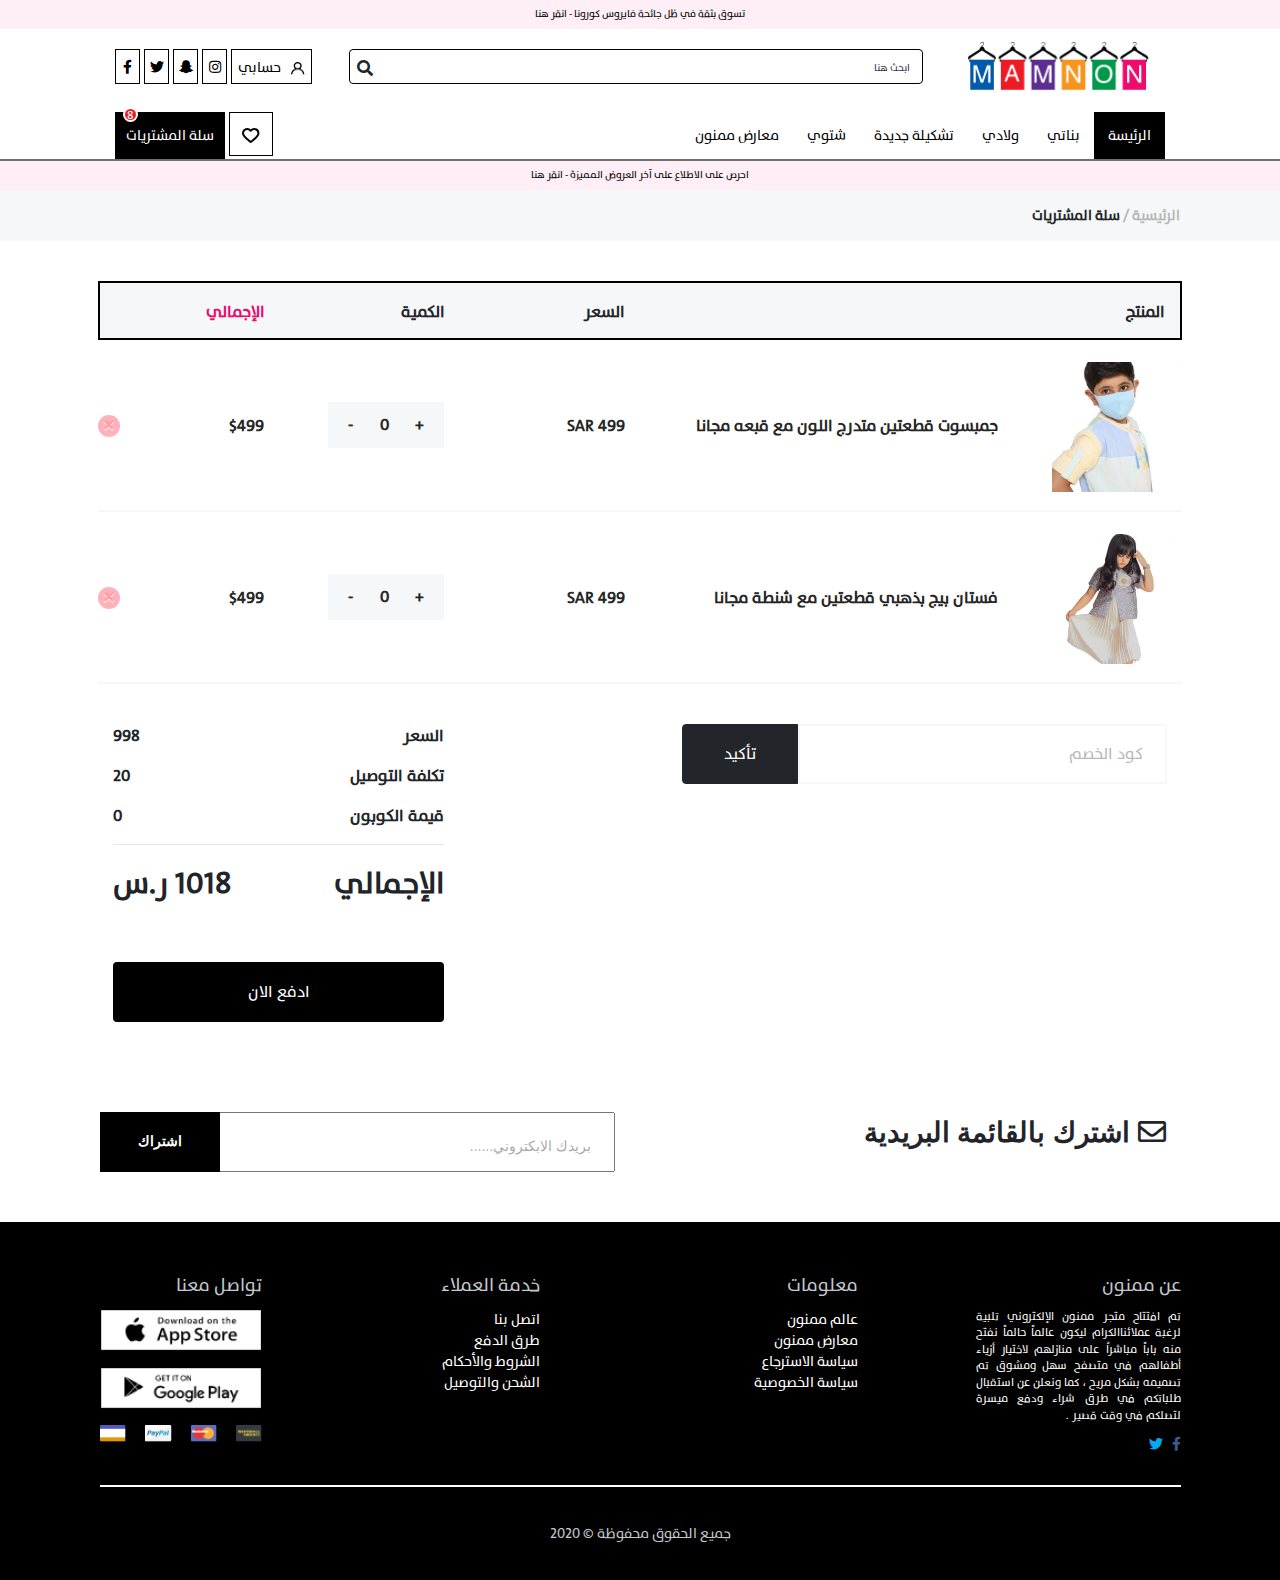
<file: cart.html>
<!DOCTYPE html>
<html lang="en">
<head>
    <meta charset="UTF-8">
    <meta name="viewport" content="width=device-width, initial-scale=1, shrink-to-fit=no">

    <link rel="stylesheet" href="style/all.min.css">
    <!--    <link rel="stylesheet" href="style/materialize.min.css">-->
    <link rel="stylesheet" href="style/bootstrap.min.css">
    <link rel="stylesheet" href="style/hover-min.css">
    <link rel="stylesheet" href="style/animate.css">
    <link rel="stylesheet" href="style/owl.carousel.min.css">
    <link rel="stylesheet" href="style/owl.theme.default.min.css">
    <link rel="stylesheet" href="style/header.css">
    <link rel="stylesheet" href="style/cart.css">
    <link rel="stylesheet" href="style/footer.css">
    <link rel="stylesheet" href="style/headerResponsive.css">
    <link rel="stylesheet" href="style/cartResponsive.css">
    <link rel="stylesheet" href="style/footerResponsive.css">
    <title>cart</title>
</head>
<body>
<header>
    <div class="copy-wrap">
            <span>
             تسوق بثقة في ظل جائحة فايروس كورونا <a class="navbar-brand" href="#">- انقر هنا</a>
                </span>
    </div>
    <!--/.copy-wrape-->
    <div class="first-nav">
        <nav class="navbar navbar-expand-lg navbar-top">
            <a class="navbar-brand" href="index.html"><img src="image/Group%201.png" alt="mamnon image"></a>
            <div class="collapse navbar-collapse" id="navbarSupportedContent1">
                <div class="search-nav mx-auto">
                    <form class="form-inline">
                        <input class="form-control mr-sm-2 input-reset color-inherit input-focus all-animate br-pill ph4 sans-serif header-search-input ba bw1 bg-gray1 b--gray1" type="search" placeholder="ابحث هنا" aria-label="Search"> <i class='fas fa-search'></i>
                    </form>
                </div>
                <div class="social-contact">
                    <span class="soacial"><a href="https://www.facebook.com"><i class="fab fa-facebook-f"></i></a></span>
                    <span class="soacial"><a href="https://www.twitter.com"><i class="fab fa-twitter"></i></a></span>
                    <span class="soacial"><a href="https://www.snapshat.com"><i class="fab fa-snapchat-ghost"></i></a></span>
                    <span class="soacial"><a href="https://www.instgram.com"><i class="fab fa-instagram"></i></a></span>
                    <span class="user"> <a href="SignIn.html"><span>حسابي</span><img src="image/Path%2021253.png" alt=" user imge"></a>  </span>
                </div>
            </div>
        </nav>
        <div class="second-nav">
            <nav class="navbar navbar-expand-lg">
                <div class="sideMenu">
                    <div class="close ml-auto">
                        <i class="fas fa-times"></i>
                    </div>

                    <ul>
                        <li class="nav-item active">
                            <a class="nav-link" href="#">الرئيسة <span class="sr-only">(current)</span></a>
                        </li>
                        <li class="nav-item dropdown">
                            <a class="nav-link other-menu" href="#" id="navbarDropdown" role="button"  data-toggle="dropdown" aria-haspopup="true"
                               aria-expanded="false" style="display: flex">
                                بناتي
                                <div class="mr-auto">
                                    <i class="fas fa-caret-down"></i>
                                </div>
                            </a>
                            <div class="dropdown-menu-n" aria-labelledby="navbarDropdown">
                                <a class="dropdown-item" href="#">طقم</a>
                                <a class="dropdown-item other-menu" href="#" style="display: flex">
                                    فستان
                                    <div class="mr-auto">
                                        <i class="fas fa-caret-down"></i>
                                    </div>
                                    <ul class="dropdown-second-menu-s">
                                        <a class="dropdown-seconed-item" href="#">فستان ربيعي</a>
                                        <a class="dropdown-seconed-item" href="#">فستان صيفي</a>
                                        <a class="dropdown-seconed-item" href="#"> فستان أعياد</a>
                                    </ul>
                                </a>
                                <a class="dropdown-item" href="#">بلوزة</a>
                                <a class="dropdown-item" href="#">جينز</a>
                            </div>
                        </li>
                        <li class="nav-item dropdown">
                            <a class="nav-link other-menu" href="#" id="navbarDropdown1" role="button" data-toggle="dropdown" aria-haspopup="true"
                               aria-expanded="false" style="display: flex">
                                ولادي
                                <div class="mr-auto">
                                    <i class="fas fa-caret-down"></i>
                                </div>
                            </a>
                            <div class="dropdown-menu-n" aria-labelledby="navbarDropdown1">
                                <a class="dropdown-item" href="#">بنطلون</a>
                                <a class="dropdown-item other-menu" href="#" style="display: flex">
                                    طقية
                                    <div class="mr-auto">
                                        <i class="fas fa-caret-down"></i>
                                    </div>
                                    <ul class="dropdown-second-menu-s">
                                        <li><a href="#">فستان ربيعي</a></li>
                                        <li><a href="#">فستان صيفي</a></li>
                                        <li><a href="#"> فستان أعياد</a></li>
                                    </ul>
                                </a>
                                <a class="dropdown-item" href="#">بلوزة</a>
                                <a class="dropdown-item" href="#">جينز</a>
                            </div>
                        </li>
                        <li class="nav-item">
                            <a class="nav-link" href="#" tabindex="-1" aria-disabled="true">تشكيلة جديدة</a>
                        </li>
                        <li class="nav-item">
                            <a class="nav-link" href="#" tabindex="-1" aria-disabled="true">شتوي</a>
                        </li>
                        <li class="nav-item">
                            <a class="nav-link" href="#" tabindex="-1" aria-disabled="true">معارض ممنون</a>
                        </li>
                    </ul>
                </div>
                <button class="navbar-toggler" type="button"  aria-expanded="false" aria-label="Toggle navigation">
                    <img src="image/Layer%202.png" alt="layer" class="w-100 h-100">
                </button>

                <div class="search-second-nav mr-auto">
                    <form class="form-inline">
                        <input class="form-control mr-sm-2 input-reset color-inherit input-focus all-animate br-pill ph4 sans-serif header-search-input ba bw1 bg-gray1 b--gray1" type="search" placeholder="ابحث هنا" aria-label="Search"> <i class='fas fa-search'></i>
                    </form>
                </div>

                <div class="sidebar">
                    <div class="collapse navbar-collapse" id="navbarSupportedContent">
                        <ul class="navbar-nav ml-auto first-menu">
                            <li class="nav-item active">
                                <a class="nav-link" href="#">الرئيسة <span class="sr-only">(current)</span></a>
                            </li>
                            <li class="nav-item dropdown">
                                <a class="nav-link" href="#" id="navbarDropdown2" role="button"  data-toggle="dropdown" aria-haspopup="true" aria-expanded="false">
                                    بناتي
                                </a>
                                <div class="dropdown-menu" aria-labelledby="navbarDropdown2">
                                    <a class="dropdown-item" href="#">طقم</a>
                                    <a class="dropdown-item other-menu" href="#" style="display: flex">
                                        فستان
                                        <div class="mr-auto">
                                            <i class="fas fa-caret-left"></i>
                                        </div>
                                        <ul class="dropdown-second-menu">
                                            <li>فستان ربيعي</li>
                                            <li>فستان صيفي</li>
                                            <li>فستان أعياد</li>
                                        </ul>
                                    </a>
                                    <a class="dropdown-item" href="#">بلوزة</a>
                                    <a class="dropdown-item" href="#">جينز</a>
                                </div>
                            </li>
                            <li class="nav-item dropdown">
                                <a class="nav-link other-menu" href="#" id="navbarDropdown3" role="button" data-toggle="dropdown" aria-haspopup="true" aria-expanded="false">
                                    ولادي
                                </a>
                                <div class="dropdown-menu" aria-labelledby="navbarDropdown3">
                                    <a class="dropdown-item" href="#">بنطلون</a>
                                    <a class="dropdown-item other-menu" href="#" style="display: flex">
                                        طقية
                                        <div class="mr-auto">
                                            <i class="fas fa-caret-left"></i>
                                        </div>
                                        <ul class="dropdown-second-menu">
                                            <li>فستان ربيعي</li>
                                            <li>فستان صيفي</li>
                                            <li>فستان أعياد</li>
                                        </ul>
                                    </a>
                                    <a class="dropdown-item" href="#">بلوزة</a>
                                    <a class="dropdown-item" href="#">جينز</a>
                                </div>
                            </li>
                            <li class="nav-item">
                                <a class="nav-link" href="#" tabindex="-1" aria-disabled="true">تشكيلة جديدة</a>
                            </li>
                            <li class="nav-item">
                                <a class="nav-link" href="#" tabindex="-1" aria-disabled="true">شتوي</a>
                            </li>
                            <li class="nav-item">
                                <a class="nav-link" href="#" tabindex="-1" aria-disabled="true">معارض ممنون</a>
                            </li>
                        </ul>
                        <a class="cart-nav" href="cart.html">
                            <span class="heart"><img src="image/layer1.png" alt="heart image"></span>
                            <span class="cart">سلة المشتريات  </span>
                            <span class="num-crt">8</span>
                        </a>
                    </div>
                </div>
            </nav>
        </div>
    </div>
    <!--/.first-nav-->
    <div class="seconed-copy-wrap">
            <span>
             احرص على الاطلاع على آخر العروض المميزة <a class="navbar-brand" href="#">- انقر هنا</a>
                </span>
    </div>
    <!--/.seconed-copy-wrap-->
</header>
<main>
    <div class="type-category">
        <div class="type-category-content">
            <p>
                <span>الرئيسية</span>  <span id="slash"> /</span> سلة المشتريات
            </p>
        </div>
    </div>
    <div class="cart-bar">
        <div class="row">
            <div class="col-md-6">
                <p>المنتج</p>
            </div>
            <div class="col-md-2">
                <p>السعر</p>
            </div>
            <div class="col-md-2">
                    <p>الكمية</p>
            </div>
            <div class="col-md-2">
                <p id="purpel">الإجمالي</p>
            </div>
        </div>
    </div>
    <div class="cart-seconed-bar">
        <div class="row">
            <div class="product-bar">
                <p>المنتج</p>
            </div>
            <div class="details">
                <p>التفاصيل</p>
            </div>
            <div class="total-price">
                <p id="purpel-bar">الإجمالي</p>
            </div>
        </div>
    </div>
    <div class="cart-product">
        <div class="product">
            <div class="row">
            <div class="col-md-6 px-0">
                <img src="image/itemb3.png" alt="boy image">
                <a href="#">جمبسوت قطعتين متدرج اللون مع قبعه مجانا</a>
            </div>
            <div class="col-md-2">
                <p>SAR 499</p>
            </div>
            <div class="col-md-2">
                <div class="num-cover">
                <div class="num-buy-product">
                    <span class="plus">+</span>
                    <span class="middle-num">0</span>
                    <span class="minus">-</span>
                </div>
                </div>
            </div>
            <div class="col-md-2 pl-0" style="display: flex; align-items: center">
                <p>$499</p>
                <p class="close"><i class="fas fa-times"></i></p>
            </div>
            </div>
        </div>
        <div class="product">
            <div class="row">
                <div class="col-md-6 pr-0">
                    <img src="image/girl3.png" alt="boy image">
                    <a href="#">فستان بيج بذهبي قطعتين مع شنطة مجانا</a>
                </div>
                <div class="col-md-2">
                    <p>SAR 499</p>
                </div>
                <div class="col-md-2">
                    <div class="num-cover">
                    <div class="num-buy-product">
                        <span class="plus">+</span>
                        <span class="middle-num">0</span>
                        <span class="minus">-</span>
                    </div>
                </div>
                </div>
                <div class="col-md-2 pl-0" style="display: flex; align-items: center">
                    <p>$499</p>
                    <p class="close"><i class="fas fa-times"></i></p>
                </div>
            </div>
        </div>
        <div class="product-mo">
            <div class="product-img-mo">
                <img src="image/itemb3.png" alt="boy image">
            </div>
                <div class="detailes-cart-mo">
                    <a href="#">جمبسوت قطعتين متدرج اللون مع قبعه مجانا</a>
                    <p>سعر الوحدة : SAR499</p>
                    <div class="last-row">
                    <div class="num-buy-product">
                        <span class="plus">+</span>
                        <span class="middle-num">0</span>
                        <span class="minus">-</span>
                    </div>
                    <p class="close"><i class="fas fa-times"></i></p>
                    </div>
                </div>
                <div class="price-cart-mo">
                    <p>$499</p>
                </div>
        </div>
        <div class="product-mo">
            <div class="product-img-mo">
                <img src="image/girl3.png" alt="boy image">
            </div>
            <div class="detailes-cart-mo">
                <a href="#">فستان بيج بذهبي قطعتين مع شنطة مجانا </a>
                <p>سعر الوحدة : SAR499</p>
                <div class="last-row">
                <div class="num-buy-product">
                    <span class="plus">+</span>
                    <span class="middle-num">0</span>
                    <span class="minus">-</span>
                </div>
                <p class="close"><i class="fas fa-times"></i></p>
                </div>
            </div>
            <div class="price-cart-mo">
                <p>$499</p>
            </div>
        </div>
    </div>
    <div class="cart-paid">
        <div class="row">
            <div class="col-md">
                <form action="" method="post" class="w-100">
                    <input type="text" name="code" placeholder="كود الخصم">
                    <button type="submit" name="confirm">تأكيد</button>
                </form>
            </div>
            <div class="col-md-4">
                <p>السعر <span>998</span></p>
                <p>تكلفة التوصيل <span>20</span></p>
                <p> قيمة الكوبون <span>0</span></p>
                <hr>
                <p class="total-paid">الإجمالي <span>1018 ر.س</span></p>
                <a href="Mamnon payments.html">ادفع الان</a>
            </div>
        </div>
    </div>
</main>
<footer>
    <div class="contact-email row">
        <div class="col-sm-6 content-email">
            <i class="far fa-envelope"></i> اشترك بالقائمة البريدية
        </div>
        <div class="col-sm-6 form-footer">
            <form action="">
                <input type="email" name="email"  placeholder="بريدك الابكتروني......">
                <button  name="subscribe">اشتراك</button>
            </form>
        </div>
    </div>
    <div class="footer-fo">
        <div class="footer-fo-content">
            <div class="footer-fo-col1  ml-auto" style="width: 268.59px;">
                <p class="footer-col-tittle">عن ممنون</p>
                <p class="w-100 text-justify">تم افتتاح متجر ممنون الإلكتروني تلبية لرغبة عملائناالكرام ليكون عالماً حالماً نفتح منه باباً مباشراُ على منازلهم لاختيار أزياء أطفالهم في متصفح سهل ومشوق تم تصميمه بشكل مريح ، كما ونعلن عن استقبال طلباتكم في طرق شراء ودفع ميسرة لتصلكم في وقت قصير .</p>
                <p style="margin-top: 10px">
                    <a href="www.facebbok.com"> <i class="fab fa-facebook-f face"></i></a>
                    <a href="www.twitter.com"><i class="fab fa-twitter twitter"></i></a>
                </p>
            </div>
            <!--            <div class="div-footer">-->
            <div class="footer-fo-col2  mx-auto" style="width: 200.41px;">
                <p class="footer-col-tittle"> معلومات</p>
                <p>
                    <a href="#">عالم ممنون</a>
                    <a href="#">معارض ممنون</a>
                    <a href="#">سياسة الاسترجاع</a>
                    <a href="#">سياسة الخصوصية</a>
                </p>
            </div>
            <div class="footer-fo-col3  mx-auto"style="width: 218.59px;">
                <p class="footer-col-tittle"> خدمة العملاء</p>
                <p>
                    <a href="#">اتصل بنا</a>
                    <a href="#">طرق الدفع</a>
                    <a href="#">الشروط والأحكام</a>
                    <a href="#"> الشحن والتوصيل</a>
                </p>
            </div>
            <!--            </div>-->
            <!--            <div class="div-footer">-->
            <!--<div class="footer-fo-col4  mx-auto" style="width: 218.59px;">-->
            <!--    <p class="footer-col-tittle"> روابط مساعدة</p>-->
            <!--    <p>-->
            <!--        <a href="#">الرابط هنا</a>-->
            <!--        <a href="#">الرابط هناا</a>-->
            <!--        <a href="#">الرابط هنااا</a>-->
            <!--        <a href="#">الرابط هنا بالكامل</a>-->
            <!--    </p>-->
            <!--</div>-->
            <div class="footer-fo-col5  " style="width: 162.34px;">
                <p class="footer-col-tittle"> تواصل معنا</p>
                <p>
                    <img src="image/01%20Button%20-%2004%20Apple%20Store.png" style="width: 162.34px;" alt="">
                </p>
                <p>
                    <img src="image/Google%20Play.png" style="width: 162.34px;" alt="">
                </p>
                <p class="paid row m-0" style="justify-content: space-between;width: 162.34px">
                    <img src="image/Western-union.png" alt="">
                    <img src="image/Group%2019.png" alt="">
                    <img src="image/Paypal.png" alt="">
                    <img src="image/Shape%20327.png" alt="">
                </p>
            </div>
        </div>
        <!--        </div>-->
        <div class="copy-write">
            <p>جميع الحقوق محفوظة © 2020</p>
        </div>
    </div>
</footer>


<script src="js/jquery-3.5.1.min.js"></script>
<!--<script src="js/materialize.min.js"></script>-->
<script src="js/bootstrap.min.js"></script>
<script src="js/popper.min.js"></script>
<script src="js/wow.min.js"></script>
<script src="js/owl.carousel.min.js"></script>
<script src="js/script.js"></script>
</body>
</html>
</file>
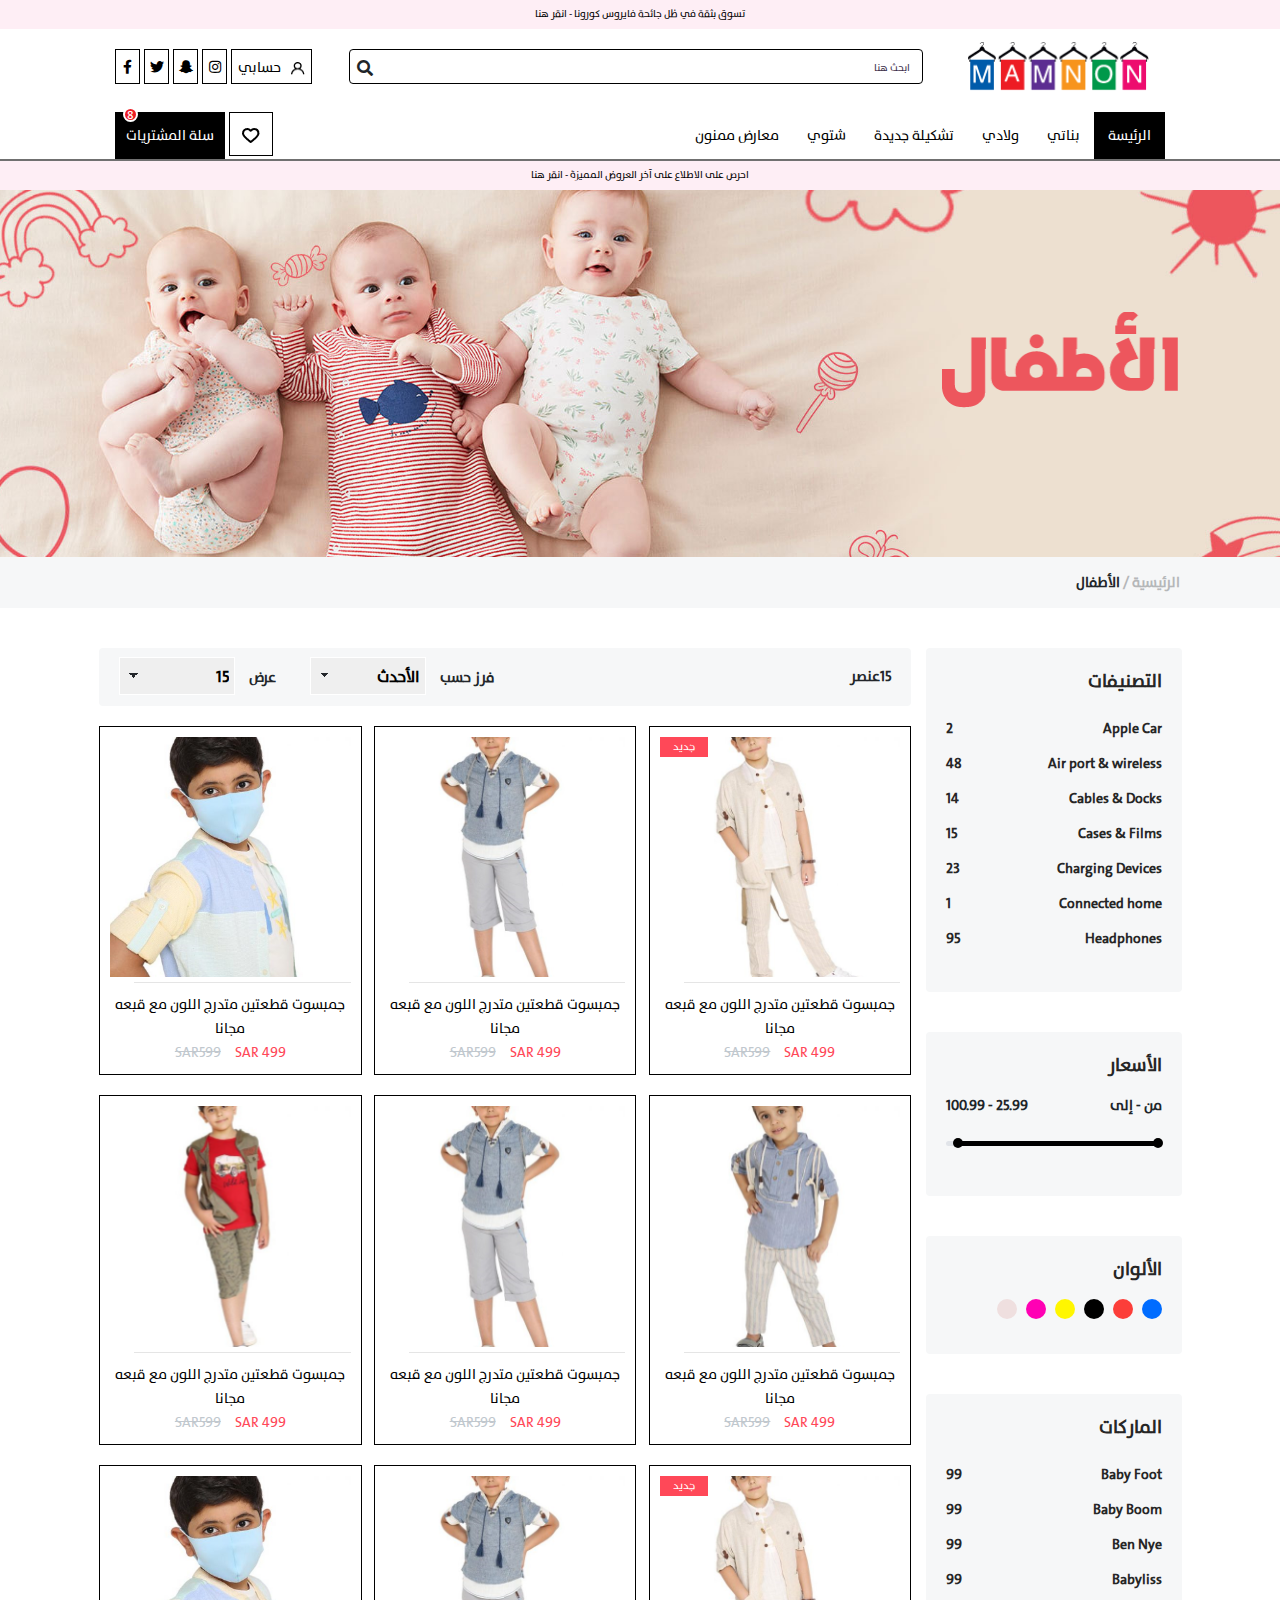
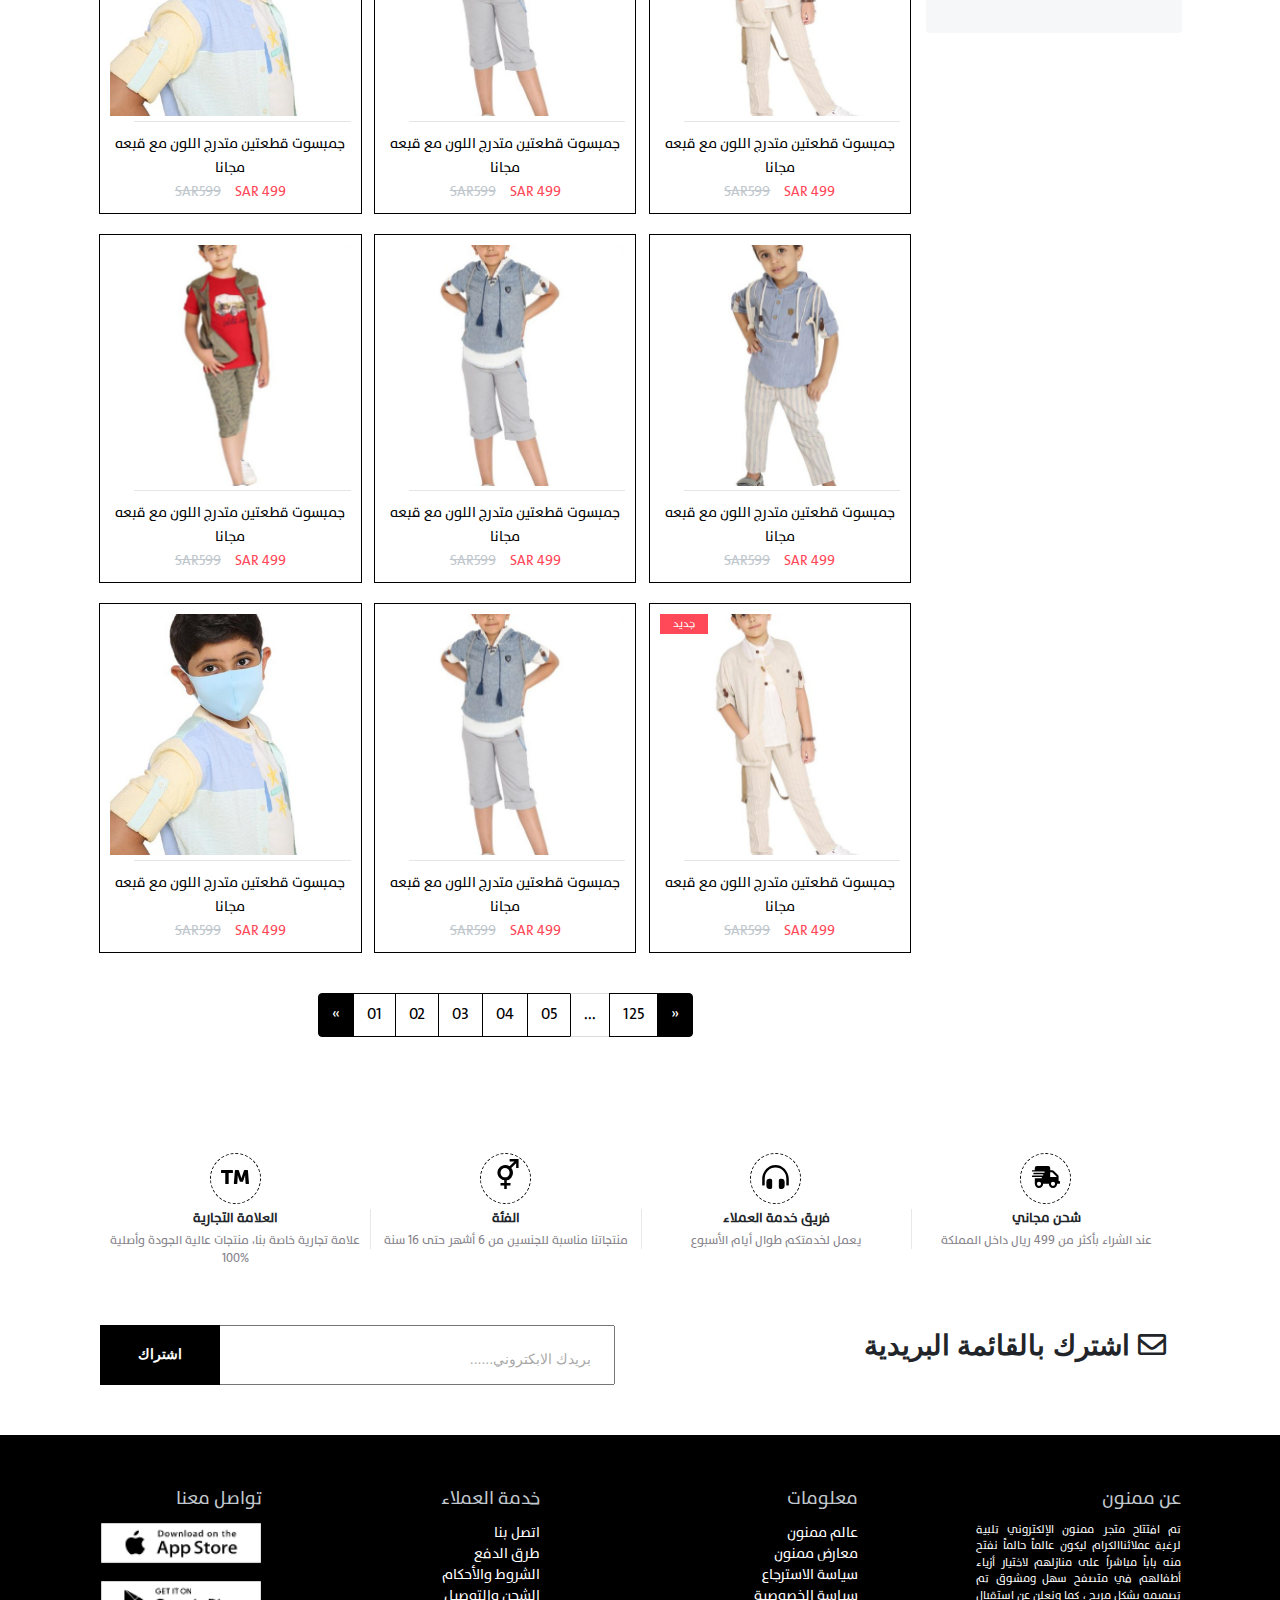
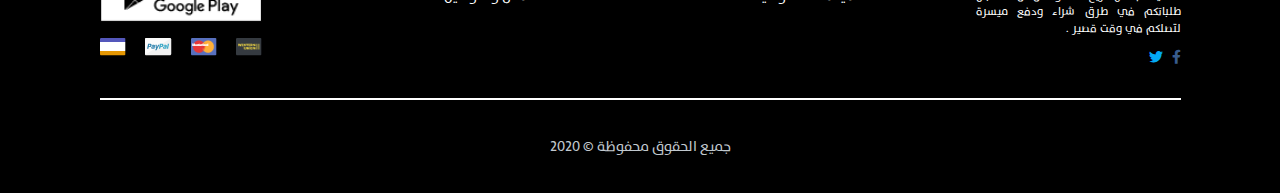
<file: category.html>
<!DOCTYPE html>
<html lang="en">
<head>
    <meta charset="UTF-8">
    <meta name="viewport" content="width=device-width, initial-scale=1, shrink-to-fit=no">

    <link rel="stylesheet" href="style/all.min.css">
    <!--    <link rel="stylesheet" href="style/materialize.min.css">-->
    <link rel="stylesheet" href="style/bootstrap.min.css">
    <link rel="stylesheet" href="style/hover-min.css">
    <link rel="stylesheet" href="style/animate.css">
    <link rel="stylesheet" href="style/owl.carousel.min.css">
    <link rel="stylesheet" href="style/owl.theme.default.min.css">
    <link rel="stylesheet" href="style/ion.rangeSlider.min.css">
    <link rel="stylesheet" href="style/header.css">
    <link rel="stylesheet" href="style/category.css">
    <link rel="stylesheet" href="style/footer.css">
    <link rel="stylesheet" href="style/headerResponsive.css">
    <link rel="stylesheet" href="style/categoryResponsive.css">
    <link rel="stylesheet" href="style/footerResponsive.css">
    <title>Category</title>
</head>
<body>
<header>
    <div class="copy-wrap">
            <span>
             تسوق بثقة في ظل جائحة فايروس كورونا <a class="navbar-brand" href="#">- انقر هنا</a>
                </span>
    </div>
    <!--/.copy-wrape-->
    <div class="first-nav">
        <nav class="navbar navbar-expand-lg navbar-top">
            <a class="navbar-brand" href="index.html"><img src="image/Group%201.png" alt="mamnon image"></a>
            <div class="collapse navbar-collapse" id="navbarSupportedContent1">
                <div class="search-nav mx-auto">
                    <form class="form-inline">
                        <input class="form-control mr-sm-2 input-reset color-inherit input-focus all-animate br-pill ph4 sans-serif header-search-input ba bw1 bg-gray1 b--gray1" type="search" placeholder="ابحث هنا" aria-label="Search"> <i class='fas fa-search'></i>
                    </form>
                </div>
                <div class="social-contact">
                    <span class="soacial"><a href="https://www.facebook.com"><i class="fab fa-facebook-f"></i></a></span>
                    <span class="soacial"><a href="https://www.twitter.com"><i class="fab fa-twitter"></i></a></span>
                    <span class="soacial"><a href="https://www.snapshat.com"><i class="fab fa-snapchat-ghost"></i></a></span>
                    <span class="soacial"><a href="https://www.instgram.com"><i class="fab fa-instagram"></i></a></span>
                    <span class="user"> <a href="SignIn.html"><span>حسابي</span><img src="image/Path%2021253.png" alt=" user imge"></a>  </span>
                </div>
            </div>
        </nav>
        <div class="second-nav">
            <nav class="navbar navbar-expand-lg">
                <div class="sideMenu">
                    <div class="close ml-auto">
                        <i class="fas fa-times"></i>
                    </div>

                    <ul>
                        <li class="nav-item active">
                            <a class="nav-link" href="#">الرئيسة <span class="sr-only">(current)</span></a>
                        </li>
                        <li class="nav-item dropdown">
                            <a class="nav-link other-menu" href="#" id="navbarDropdown" role="button"  data-toggle="dropdown" aria-haspopup="true"
                               aria-expanded="false" style="display: flex">
                                بناتي
                                <div class="mr-auto">
                                    <i class="fas fa-caret-down"></i>
                                </div>
                            </a>
                            <div class="dropdown-menu-n" aria-labelledby="navbarDropdown">
                                <a class="dropdown-item" href="#">طقم</a>
                                <a class="dropdown-item other-menu" href="#" style="display: flex">
                                    فستان
                                    <div class="mr-auto">
                                        <i class="fas fa-caret-down"></i>
                                    </div>
                                    <ul class="dropdown-second-menu-s">
                                        <a class="dropdown-seconed-item" href="#">فستان ربيعي</a>
                                        <a class="dropdown-seconed-item" href="#">فستان صيفي</a>
                                        <a class="dropdown-seconed-item" href="#"> فستان أعياد</a>
                                    </ul>
                                </a>
                                <a class="dropdown-item" href="#">بلوزة</a>
                                <a class="dropdown-item" href="#">جينز</a>
                            </div>
                        </li>
                        <li class="nav-item dropdown">
                            <a class="nav-link other-menu" href="#" id="navbarDropdown1" role="button" data-toggle="dropdown" aria-haspopup="true"
                               aria-expanded="false" style="display: flex">
                                ولادي
                                <div class="mr-auto">
                                    <i class="fas fa-caret-down"></i>
                                </div>
                            </a>
                            <div class="dropdown-menu-n" aria-labelledby="navbarDropdown1">
                                <a class="dropdown-item" href="#">بنطلون</a>
                                <a class="dropdown-item other-menu" href="#" style="display: flex">
                                    طقية
                                    <div class="mr-auto">
                                        <i class="fas fa-caret-down"></i>
                                    </div>
                                    <ul class="dropdown-second-menu-s">
                                        <li><a href="#">فستان ربيعي</a></li>
                                        <li><a href="#">فستان صيفي</a></li>
                                        <li><a href="#"> فستان أعياد</a></li>
                                    </ul>
                                </a>
                                <a class="dropdown-item" href="#">بلوزة</a>
                                <a class="dropdown-item" href="#">جينز</a>
                            </div>
                        </li>
                        <li class="nav-item">
                            <a class="nav-link" href="#" tabindex="-1" aria-disabled="true">تشكيلة جديدة</a>
                        </li>
                        <li class="nav-item">
                            <a class="nav-link" href="#" tabindex="-1" aria-disabled="true">شتوي</a>
                        </li>
                        <li class="nav-item">
                            <a class="nav-link" href="#" tabindex="-1" aria-disabled="true">معارض ممنون</a>
                        </li>
                    </ul>
                </div>
                <button class="navbar-toggler" type="button"  aria-expanded="false" aria-label="Toggle navigation">
                    <img src="image/Layer%202.png" alt="layer" class="w-100 h-100">
                </button>

                <div class="search-second-nav mr-auto">
                    <form class="form-inline">
                        <input class="form-control mr-sm-2 input-reset color-inherit input-focus all-animate br-pill ph4 sans-serif header-search-input ba bw1 bg-gray1 b--gray1" type="search" placeholder="ابحث هنا" aria-label="Search"> <i class='fas fa-search'></i>
                    </form>
                </div>

                <div class="sidebar">
                    <div class="collapse navbar-collapse" id="navbarSupportedContent">
                        <ul class="navbar-nav ml-auto first-menu">
                            <li class="nav-item active">
                                <a class="nav-link" href="#">الرئيسة <span class="sr-only">(current)</span></a>
                            </li>
                            <li class="nav-item dropdown">
                                <a class="nav-link" href="#" id="navbarDropdown2" role="button"  data-toggle="dropdown" aria-haspopup="true" aria-expanded="false">
                                    بناتي
                                </a>
                                <div class="dropdown-menu" aria-labelledby="navbarDropdown2">
                                    <a class="dropdown-item" href="#">طقم</a>
                                    <a class="dropdown-item other-menu" href="#" style="display: flex">
                                        فستان
                                        <div class="mr-auto">
                                            <i class="fas fa-caret-left"></i>
                                        </div>
                                        <ul class="dropdown-second-menu">
                                            <li>فستان ربيعي</li>
                                            <li>فستان صيفي</li>
                                            <li>فستان أعياد</li>
                                        </ul>
                                    </a>
                                    <a class="dropdown-item" href="#">بلوزة</a>
                                    <a class="dropdown-item" href="#">جينز</a>
                                </div>
                            </li>
                            <li class="nav-item dropdown">
                                <a class="nav-link other-menu" href="#" id="navbarDropdown3" role="button" data-toggle="dropdown" aria-haspopup="true" aria-expanded="false">
                                    ولادي
                                </a>
                                <div class="dropdown-menu" aria-labelledby="navbarDropdown3">
                                    <a class="dropdown-item" href="#">بنطلون</a>
                                    <a class="dropdown-item other-menu" href="#" style="display: flex">
                                        طقية
                                        <div class="mr-auto">
                                            <i class="fas fa-caret-left"></i>
                                        </div>
                                        <ul class="dropdown-second-menu">
                                            <li>فستان ربيعي</li>
                                            <li>فستان صيفي</li>
                                            <li>فستان أعياد</li>
                                        </ul>
                                    </a>
                                    <a class="dropdown-item" href="#">بلوزة</a>
                                    <a class="dropdown-item" href="#">جينز</a>
                                </div>
                            </li>
                            <li class="nav-item">
                                <a class="nav-link" href="#" tabindex="-1" aria-disabled="true">تشكيلة جديدة</a>
                            </li>
                            <li class="nav-item">
                                <a class="nav-link" href="#" tabindex="-1" aria-disabled="true">شتوي</a>
                            </li>
                            <li class="nav-item">
                                <a class="nav-link" href="#" tabindex="-1" aria-disabled="true">معارض ممنون</a>
                            </li>
                        </ul>
                        <a class="cart-nav" href="cart.html">
                            <span class="heart"><img src="image/layer1.png" alt="heart image"></span>
                            <span class="cart">سلة المشتريات  </span>
                            <span class="num-crt">8</span>
                        </a>
                    </div>
                </div>
            </nav>
        </div>
    </div>
    <!--/.first-nav-->
    <div class="seconed-copy-wrap">
            <span>
             احرص على الاطلاع على آخر العروض المميزة <a class="navbar-brand" href="#">- انقر هنا</a>
                </span>
    </div>
    <!--/.seconed-copy-wrap-->
    <div class="slide">
        <img src="image/category-slider.png" alt="category image" class="w-100">
        <p><img src="image/Path%2021255.png" alt="image"></p>
    </div>
    <!--./slide-->
</header>
<main>
<div class="type-category">
    <div class="type-category-content">
        <p>
            <span>الرئيسية</span>  <span id="slash"> /</span> الأطفال
        </p>
    </div>
</div>
 <div class="category-content">
     <div class="row category-row">
         <div class="col-md-3 right-category-contant">
             <div class="category-type">
                 <p>التصنيفات</p>
                 <ul>
                     <li><a href="#">Apple Car <span>2</span></a></li>
                     <li><a href="#">Air port & wireless <span>48</span></a></li>
                     <li><a href="#">Cables & Docks <span>14</span></a></li>
                     <li><a href="#">Cases & Films <span>15</span></a></li>
                     <li><a href="#">Charging Devices <span>23</span></a></li>
                     <li><a href="#">Connected home <span>1</span></a></li>
                     <li><a href="#">Headphones <span>95</span></a></li>

                 </ul>
             </div>
             <div class="category-price">
                 <p>الأسعار</p>
                <div class="range">
                    <div class="range-label">
                    <label>من - إلى</label>
                    <label  class="left-range">100.99 - 25.99</label>
                    </div>
                    <input type="text" class="js-range-slider" name="my_range" value="" />
                </div>
             </div>
             <div class="category-color">
                 <p>الألوان</p>
                 <div class="color">
                     <label class="container-color">
                         <input class="blue" type="radio" name="radio">
<!--                         <span class="checkmark"></span>-->
                     </label>
                     <label class="container-color">
                         <input class="red" type="radio" name="radio">
<!--                         <span class="checkmark"></span>-->
                     </label>
                     <label class="container-color">
                         <input class="black" type="radio" name="radio">
<!--                         <span class="checkmark"></span>-->
                     </label>
                     <label class="container-color">
                         <input class="yellow" type="radio" name="radio">
<!--                         <span class="checkmark"></span>-->
                     </label>
                     <label class="container-color">
                         <input class="purbel" type="radio" name="radio">
                         <!--                         <span class="checkmark"></span>-->
                     </label>
                     <label class="container-color">
                         <input class="gray" type="radio" name="radio">
                         <!--                         <span class="checkmark"></span>-->
                     </label>
                 </div>
             </div>
             <div class="category-Brand">
                 <p>الماركات</p>
                 <ul>
                     <li><a href="#">Baby Foot <span>99</span></a></li>
                     <li><a href="#">Baby Boom <span>99</span></a></li>
                     <li><a href="#">Ben Nye <span>99</span></a></li>
                     <li><a href="#">Babyliss <span>99</span></a></li>
                 </ul>
             </div>
         </div>
         <div class="col-md right-category-contant-seconed">
             <div class="category-seconed-bar">
                 <div class="bar-input">
                     <form action=""  style="display: flex">
                         <div class="ml-auto">
                         <select name="type" id="type">
                             <option selected>التصنيفات</option>
                             <option><a href="#">Apple Car <span>2</span></a></option>
                             <option><a href="#">Air port & wireless <span>48</span></a></option>
                             <option><a href="#">Cables & Docks <span>14</span></a></option>
                             <option><a href="#">Cases & Films <span>15</span></a></option>
                             <option><a href="#">Charging Devices <span>23</span></a></option>
                             <option><a href="#">Connected home <span>1</span></a></option>
                             <option><a href="#">Headphones <span>95</span></a></option>
                         </select>
                         </div>
                         <div class="mx-auto">
                         <select name="brand" id="brand">
                             <option selected>الماركات</option>
                             <option><a href="#">Baby Foot <span>99</span></a></option>
                             <option><a href="#">Baby Boom <span>99</span></a></option>
                             <option><a href="#">Ben Nye <span>99</span></a></option>
                             <option><a href="#">Babyliss <span>99</span></a></option>
                         </select>
                         </div>
                         <div class="mx-auto">
                         <select name="rating1" id="rating1">
                             <option selected>الأحدث</option>
                             <option>الأقدم</option>
                             <option>عروض</option>
                         </select>
                         </div>
                         <div class="mr-auto">
                         <label for="show1">  عرض</label>
                         <select name="show1" id="show1">
                             <option selected>15 <i class="fas fa-caret-down"></i></option>
                             <option>20 <i class="fas fa-caret-down"></i></option>
                             <option>5 <i class="fas fa-caret-down"></i></option>
                         </select>
                         </div>
                     </form>
             </div>
                 <div class="seconed-bar-input" >
                 <div class="category-color">
                     <p>الألوان</p>
                     <div class="color">
                         <label class="container-color">
                             <input class="blue" type="radio" checked="checked" name="radio">
<!--                             <span class="checkmark"></span>-->
                         </label>
                         <label class="container-color">
                             <input class="red" type="radio" name="radio">
<!--                             <span class="checkmark"></span>-->
                         </label>
                         <label class="container-color">
                             <input class="black" type="radio" name="radio">
<!--                             <span class="checkmark"></span>-->
                         </label>
                         <label class="container-color">
                             <input class="yellow" type="radio" name="radio">
<!--                             <span class="checkmark"></span>-->
                         </label>
                         <label class="container-color">
                             <input class="purbel" type="radio" name="radio">
                             <!--                             <span class="checkmark"></span>-->
                         </label>
                         <label class="container-color">
                             <input class="gray" type="radio" name="radio">
                             <!--                             <span class="checkmark"></span>-->
                         </label>
                     </div>
                 </div>
                 <div class="category-price">
                     <div class="range">
                         <div class="range-label">
                             <label> السعر(من - إلى)</label>
                             <label  class="left-range">100.99 - 25.99</label>
                         </div>
                         <input type="text" class="js-range-slider" name="my_range" value="" />
                     </div>
                 </div>
                 </div>
             </div>
         </div>
         <div class="col-md left-catogery-content">
             <div class="row">
                 <div class="category-bar">
                     <span>15عنصر</span>
                     <div class="bar-input">
                         <form action="">
                             <label for="rating">فرز حسب</label>
                             <select name="rating" id="rating">
                                 <option selected>الأحدث</option>
                                 <option>الأقدم</option>
                                 <option>عروض</option>
                             </select>
                             <label for="show">  عرض</label>
                             <select name="show" id="show">
                                 <option selected>15 <i class="fas fa-caret-down"></i></option>
                                 <option>20 <i class="fas fa-caret-down"></i></option>
                                 <option>5 <i class="fas fa-caret-down"></i></option>
                             </select>
                         </form>
                     </div>
                 </div>
                 <div class="col-md-4 col-sm-6 boy-image">
                     <div class="card-image shine">
                         <img src="image/itemb1.png"  alt="girl image">
                         <div class="image-cart">
                             <div class="image-cart-content">
                                 <p class="cart-img">
                                     <a href="#">أضف إلى السلة</a>
                                 </p>
                                 <p class="color-cloth">
                                     أسود، سماوي، أزرق
                                 </p>
                             </div>
                         </div>
                         <span>جديد</span>
                         <hr>
                     </div>
                     <p><a href="#"> جمبسوت قطعتين متدرج اللون مع قبعه مجانا</a></p>
                     <p class="price"><del>SAR599</del> <span>SAR 499</span>
                     </p>
                 </div>
                 <div class="col-md-4 col-sm-6 middle-boy  boy-image">
                     <div class="card-image shine">
                         <img src="image/itemb2.png"  alt="girl image">
                         <div class="image-cart">
                             <div class="image-cart-content">
                                 <p class="cart-img">
                                     <a href="#">أضف إلى السلة</a>
                                 </p>
                                 <p class="color-cloth">
                                     أسود، سماوي، أزرق
                                 </p>
                             </div>
                         </div>
                         <hr>
                     </div>
                     <p><a href="#"> جمبسوت قطعتين متدرج اللون مع قبعه مجانا</a></p>
                     <p class="price"><del>SAR599</del> <span>SAR 499</span>
                     </p>
                 </div>
                 <div class="col-md-4 col-sm-6 right-boy boy-image">
                     <div class="card-image shine">
                         <img src="image/itemb3.png"  alt="girl image">
                         <div class="image-cart">
                             <div class="image-cart-content">
                                 <p class="cart-img">
                                     <a href="#">أضف إلى السلة</a>
                                 </p>
                                 <p class="color-cloth">
                                     أسود، سماوي، أزرق
                                 </p>
                             </div>
                         </div>
                         <hr>
                     </div>
                     <p><a href="#"> جمبسوت قطعتين متدرج اللون مع قبعه مجانا</a></p>
                     <p class="price"><del>SAR599</del> <span>SAR 499</span>
                     </p>
                 </div>
                 <div class="col-md-4 col-sm-6 boy-image">
                     <div class="card-image shine">
                         <img src="image/itemb4.png"  alt="girl image">
                         <div class="image-cart">
                             <div class="image-cart-content">
                                 <p class="cart-img">
                                     <a href="#">أضف إلى السلة</a>
                                 </p>
                                 <p class="color-cloth">
                                     أسود، سماوي، أزرق
                                 </p>
                             </div>
                         </div>
                         <hr>
                     </div>
                     <p><a href="#"> جمبسوت قطعتين متدرج اللون مع قبعه مجانا</a></p>
                     <p class="price"><del>SAR599</del> <span>SAR 499</span>
                     </p>
                 </div>
                 <div class="col-md-4 col-sm-6 middle-boy boy-image">
                     <div class="card-image shine">
                         <img src="image/itemb5.png"  alt="girl image">
                         <div class="image-cart">
                             <div class="image-cart-content">
                                 <p class="cart-img">
                                     <a href="#">أضف إلى السلة</a>
                                 </p>
                                 <p class="color-cloth">
                                     أسود، سماوي، أزرق
                                 </p>
                             </div>
                         </div>
                         <hr>
                     </div>
                     <p><a href="#"> جمبسوت قطعتين متدرج اللون مع قبعه مجانا</a></p>
                     <p class="price"><del>SAR599</del> <span>SAR 499</span>
                     </p>
                 </div>
                 <div class="col-md-4 col-sm-6 right-boy boy-image">
                     <div class="card-image shine">
                         <img src="image/itemb6.png"  alt="girl image">
                         <div class="image-cart">
                             <div class="image-cart-content">
                                 <p class="cart-img">
                                     <a href="#">أضف إلى السلة</a>
                                 </p>
                                 <p class="color-cloth">
                                     أسود، سماوي، أزرق
                                 </p>
                             </div>
                         </div>
                         <hr>
                     </div>
                     <p><a href="#"> جمبسوت قطعتين متدرج اللون مع قبعه مجانا</a></p>
                     <p class="price"><del>SAR599</del> <span>SAR 499</span>
                     </p>
                 </div>
                 <div class="col-md-4 col-sm-6 boy-image">
                     <div class="card-image shine">
                         <img src="image/itemb1.png"  alt="girl image">
                         <div class="image-cart">
                             <div class="image-cart-content">
                                 <p class="cart-img">
                                     <a href="#">أضف إلى السلة</a>
                                 </p>
                                 <p class="color-cloth">
                                     أسود، سماوي، أزرق
                                 </p>
                             </div>
                         </div>
                         <span>جديد</span>
                         <hr>
                     </div>
                     <p><a href="#"> جمبسوت قطعتين متدرج اللون مع قبعه مجانا</a></p>
                     <p class="price"><del>SAR599</del> <span>SAR 499</span>
                     </p>
                 </div>
                 <div class="col-md-4 col-sm-6 middle-boy boy-image">
                     <div class="card-image shine">
                         <img src="image/itemb2.png"  alt="girl image">
                         <div class="image-cart">
                             <div class="image-cart-content">
                                 <p class="cart-img">
                                     <a href="#">أضف إلى السلة</a>
                                 </p>
                                 <p class="color-cloth">
                                     أسود، سماوي، أزرق
                                 </p>
                             </div>
                         </div>
                         <hr>
                     </div>
                     <p><a href="#"> جمبسوت قطعتين متدرج اللون مع قبعه مجانا</a></p>
                     <p class="price"><del>SAR599</del> <span>SAR 499</span>
                     </p>
                 </div>
                 <div class="col-md-4 col-sm-6 right-boy boy-image">
                     <div class="card-image shine">
                         <img src="image/itemb3.png"  alt="girl image">
                         <div class="image-cart">
                             <div class="image-cart-content">
                                 <p class="cart-img">
                                     <a href="#">أضف إلى السلة</a>
                                 </p>
                                 <p class="color-cloth">
                                     أسود، سماوي، أزرق
                                 </p>
                             </div>
                         </div>
                         <hr>
                     </div>
                     <p><a href="#"> جمبسوت قطعتين متدرج اللون مع قبعه مجانا</a></p>
                     <p class="price"><del>SAR599</del> <span>SAR 499</span>
                     </p>
                 </div>
                 <div class="col-md-4 col-sm-6 boy-image">
                     <div class="card-image shine">
                         <img src="image/itemb4.png"  alt="girl image">
                         <div class="image-cart">
                             <div class="image-cart-content">
                                 <p class="cart-img">
                                     <a href="#">أضف إلى السلة</a>
                                 </p>
                                 <p class="color-cloth">
                                     أسود، سماوي، أزرق
                                 </p>
                             </div>
                         </div>
                         <hr>
                     </div>
                     <p><a href="#"> جمبسوت قطعتين متدرج اللون مع قبعه مجانا</a></p>
                     <p class="price"><del>SAR599</del> <span>SAR 499</span>
                     </p>
                 </div>
                 <div class="col-md-4 col-sm-6 middle-boy boy-image">
                     <div class="card-image shine">
                         <img src="image/itemb5.png"  alt="girl image">
                         <div class="image-cart">
                             <div class="image-cart-content">
                                 <p class="cart-img">
                                     <a href="#">أضف إلى السلة</a>
                                 </p>
                                 <p class="color-cloth">
                                     أسود، سماوي، أزرق
                                 </p>
                             </div>
                         </div>
                         <hr>
                     </div>
                     <p><a href="#"> جمبسوت قطعتين متدرج اللون مع قبعه مجانا</a></p>
                     <p class="price"><del>SAR599</del> <span>SAR 499</span>
                     </p>
                 </div>
                 <div class="col-md-4 col-sm-6 right-boy boy-image">
                     <div class="card-image shine">
                         <img src="image/itemb6.png"  alt="girl image">
                         <div class="image-cart">
                             <div class="image-cart-content">
                                 <p class="cart-img">
                                     <a href="#">أضف إلى السلة</a>
                                 </p>
                                 <p class="color-cloth">
                                     أسود، سماوي، أزرق
                                 </p>
                             </div>
                         </div>
                         <hr>
                     </div>
                     <p><a href="#"> جمبسوت قطعتين متدرج اللون مع قبعه مجانا</a></p>
                     <p class="price"><del>SAR599</del> <span>SAR 499</span>
                     </p>
                 </div>
                 <div class="col-md-4 col-sm-6 boy-image">
                     <div class="card-image shine">
                         <img src="image/itemb1.png"  alt="girl image">
                         <div class="image-cart">
                             <div class="image-cart-content">
                                 <p class="cart-img">
                                     <a href="#">أضف إلى السلة</a>
                                 </p>
                                 <p class="color-cloth">
                                     أسود، سماوي، أزرق
                                 </p>
                             </div>
                         </div>
                         <span>جديد</span>
                         <hr>
                     </div>
                     <p><a href="#"> جمبسوت قطعتين متدرج اللون مع قبعه مجانا</a></p>
                     <p class="price"><del>SAR599</del> <span>SAR 499</span>
                     </p>
                 </div>
                 <div class="col-md-4 col-sm-6 middle-boy boy-image">
                     <div class="card-image shine">
                         <img src="image/itemb2.png"  alt="girl image">
                         <div class="image-cart">
                             <div class="image-cart-content">
                                 <p class="cart-img">
                                     <a href="#">أضف إلى السلة</a>
                                 </p>
                                 <p class="color-cloth">
                                     أسود، سماوي، أزرق
                                 </p>
                             </div>
                         </div>
                         <hr>
                     </div>
                     <p><a href="#"> جمبسوت قطعتين متدرج اللون مع قبعه مجانا</a></p>
                     <p class="price"><del>SAR599</del> <span>SAR 499</span>
                     </p>
                 </div>
                 <div class="col-md-4 col-sm-6 right-boy boy-image">
                     <div class="card-image shine">
                         <img src="image/itemb3.png"  alt="girl image">
                         <div class="image-cart">
                             <div class="image-cart-content">
                                 <p class="cart-img">
                                     <a href="#">أضف إلى السلة</a>
                                 </p>
                                 <p class="color-cloth">
                                     أسود، سماوي، أزرق
                                 </p>
                             </div>
                         </div>
                         <hr>
                     </div>
                     <p><a href="#"> جمبسوت قطعتين متدرج اللون مع قبعه مجانا</a></p>
                     <p class="price"><del>SAR599</del> <span>SAR 499</span>
                     </p>
                 </div>
             </div>
             <div class="pages-num">
                 <nav aria-label="Page navigation example" class="mx-auto">
                     <ul class="pagination">
                         <li class="page-item">
                             <a class="page-link arrow" href="#" aria-label="Previous">
                                 <span aria-hidden="true">&laquo;</span>
                                 <span class="sr-only">Previous</span>
                             </a>
                         </li>
                         <li class="page-item"><a class="page-link active" href="#">01</a></li>
                         <li class="page-item"><a class="page-link" href="#">02</a></li>
                         <li class="page-item"><a class="page-link" href="#">03</a></li>
                         <li class="page-item"><a class="page-link" href="#">04</a></li>
                         <li class="page-item"><a class="page-link" href="#">05</a></li>
                         <li class="page-item"><a class="page-link dots" href="#">...</a></li>
                         <li class="page-item"><a class="page-link" href="#">125</a></li>
                         <li class="page-item">
                             <a class="page-link arrow" href="#" aria-label="Next">
                                 <span aria-hidden="true">&raquo;</span>
                                 <span class="sr-only">Next</span>
                             </a>
                         </li>
                     </ul>
                 </nav>
             </div>
         </div>
     </div>
 </div>
</main>
<footer>
    <div class="footer-info">
        <div class="footer-info-icon mb-2">
            <div class="icon">
                <img src="image/Icon%20awesome-shipping-fast.svg" alt="icon">
            </div>
            <div class="info">
                <p class="f-icone-s">شحن مجاني</p>
                <p class="f.-icone-p">عند الشراء بأكثر من 499 ريال داخل المملكة</p>
            </div>
        </div>
        <div class="footer-info-icon mo-l mb-2">
            <div class="icon">
                <img src="image/Icon%20awesome-headphones-alt.svg" alt="icon" style="width: 27.12px;height: 23.37px;">
            </div>
            <div class="info">
                <p class="f-icone-s">فريق خدمة العملاء</p>
                <p class="f.-icone-p">يعمل لخدمتكم طوال أيام الأسبوع</p>
            </div>
        </div>
        <div class="footer-info-icon mb-2">
            <div class="icon gender">
                <img src="image/Icon%20ionic-md-female.svg" alt="icon" style="width: 15.54px;height: 24.18px;">
                <img id="male-icon" src="image/Icon%20ionic-md-male.svg" alt="icon" style="width: 22.45px;height: 21.57px;">
            </div>
            <div class="info">
                <p class="f-icone-s">الفئة</p>
                <p class="f.-icone-p">منتجاتنا مناسبة للجنسين من 6 أشهر حتى 16 سنة</p>
            </div>
        </div>
        <div class="footer-info-icon mb-2">
            <div class="icon">
                <img src="image/Icon%20awesome-trademark.svg" alt="icon" style="width: 27.85px;height: 13.92px">
            </div>
            <div class="info" style="border-left: none">
                <p class="f-icone-s">العلامة التجارية</p>
                <p class="f.-icone-p">علامة تجارية خاصة بنا، منتجات عالية الجودة وأصلية %100</p>
            </div>
        </div>
    </div>
    <div class="clearFix"></div>
    <div class="contact-email row">
        <div class="col-sm-6 content-email">
            <i class="far fa-envelope"></i> اشترك بالقائمة البريدية
        </div>
        <div class="col-sm-6 form-footer">
            <form action="">
                <input type="email" name="email"  placeholder="بريدك الابكتروني......">
                <button  name="subscribe">اشتراك</button>
            </form>
        </div>
    </div>
    <div class="footer-fo">
        <div class="footer-fo-content">
            <div class="footer-fo-col1  ml-auto" style="width: 268.59px;">
                <p class="footer-col-tittle">عن ممنون</p>
                <p class="w-100 text-justify">تم افتتاح متجر ممنون الإلكتروني تلبية لرغبة عملائناالكرام ليكون عالماً حالماً نفتح منه باباً مباشراُ على منازلهم لاختيار أزياء أطفالهم في متصفح سهل ومشوق تم تصميمه بشكل مريح ، كما ونعلن عن استقبال طلباتكم في طرق شراء ودفع ميسرة لتصلكم في وقت قصير .</p>
                <p style="margin-top: 10px">
                    <a href="www.facebbok.com"> <i class="fab fa-facebook-f face"></i></a>
                    <a href="www.twitter.com"><i class="fab fa-twitter twitter"></i></a>
                </p>
            </div>
            <!--            <div class="div-footer">-->
            <div class="footer-fo-col2  mx-auto" style="width: 200.41px;">
                <p class="footer-col-tittle"> معلومات</p>
                <p>
                    <a href="#">عالم ممنون</a>
                    <a href="#">معارض ممنون</a>
                    <a href="#">سياسة الاسترجاع</a>
                    <a href="#">سياسة الخصوصية</a>
                </p>
            </div>
            <div class="footer-fo-col3  mx-auto"style="width: 218.59px;">
                <p class="footer-col-tittle"> خدمة العملاء</p>
                <p>
                    <a href="#">اتصل بنا</a>
                    <a href="#">طرق الدفع</a>
                    <a href="#">الشروط والأحكام</a>
                    <a href="#"> الشحن والتوصيل</a>
                </p>
            </div>
            <!--            </div>-->
            <!--            <div class="div-footer">-->
            <!--<div class="footer-fo-col4  mx-auto" style="width: 218.59px;">-->
            <!--    <p class="footer-col-tittle"> روابط مساعدة</p>-->
            <!--    <p>-->
            <!--        <a href="#">الرابط هنا</a>-->
            <!--        <a href="#">الرابط هناا</a>-->
            <!--        <a href="#">الرابط هنااا</a>-->
            <!--        <a href="#">الرابط هنا بالكامل</a>-->
            <!--    </p>-->
            <!--</div>-->
            <div class="footer-fo-col5  " style="width: 162.34px;">
                <p class="footer-col-tittle"> تواصل معنا</p>
                <p>
                    <img src="image/01%20Button%20-%2004%20Apple%20Store.png" style="width: 162.34px;" alt="">
                </p>
                <p>
                    <img src="image/Google%20Play.png" style="width: 162.34px;" alt="">
                </p>
                <p class="paid row m-0" style="justify-content: space-between;width: 162.34px">
                    <img src="image/Western-union.png" alt="">
                    <img src="image/Group%2019.png" alt="">
                    <img src="image/Paypal.png" alt="">
                    <img src="image/Shape%20327.png" alt="">
                </p>
            </div>
        </div>
        <!--        </div>-->
        <div class="copy-write">
            <p>جميع الحقوق محفوظة © 2020</p>
        </div>
    </div>
</footer>


<script src="js/jquery-3.5.1.min.js"></script>
<!--<script src="js/materialize.min.js"></script>-->
<script src="js/bootstrap.min.js"></script>
<script src="js/popper.min.js"></script>
<script src="js/wow.min.js"></script>
<script src="js/owl.carousel.min.js"></script>
<script src="js/ion.rangeSlider.min.js"></script>
<script src="js/script.js"></script>
<script src="js/category.js"></script>
</body>
</html>
</file>
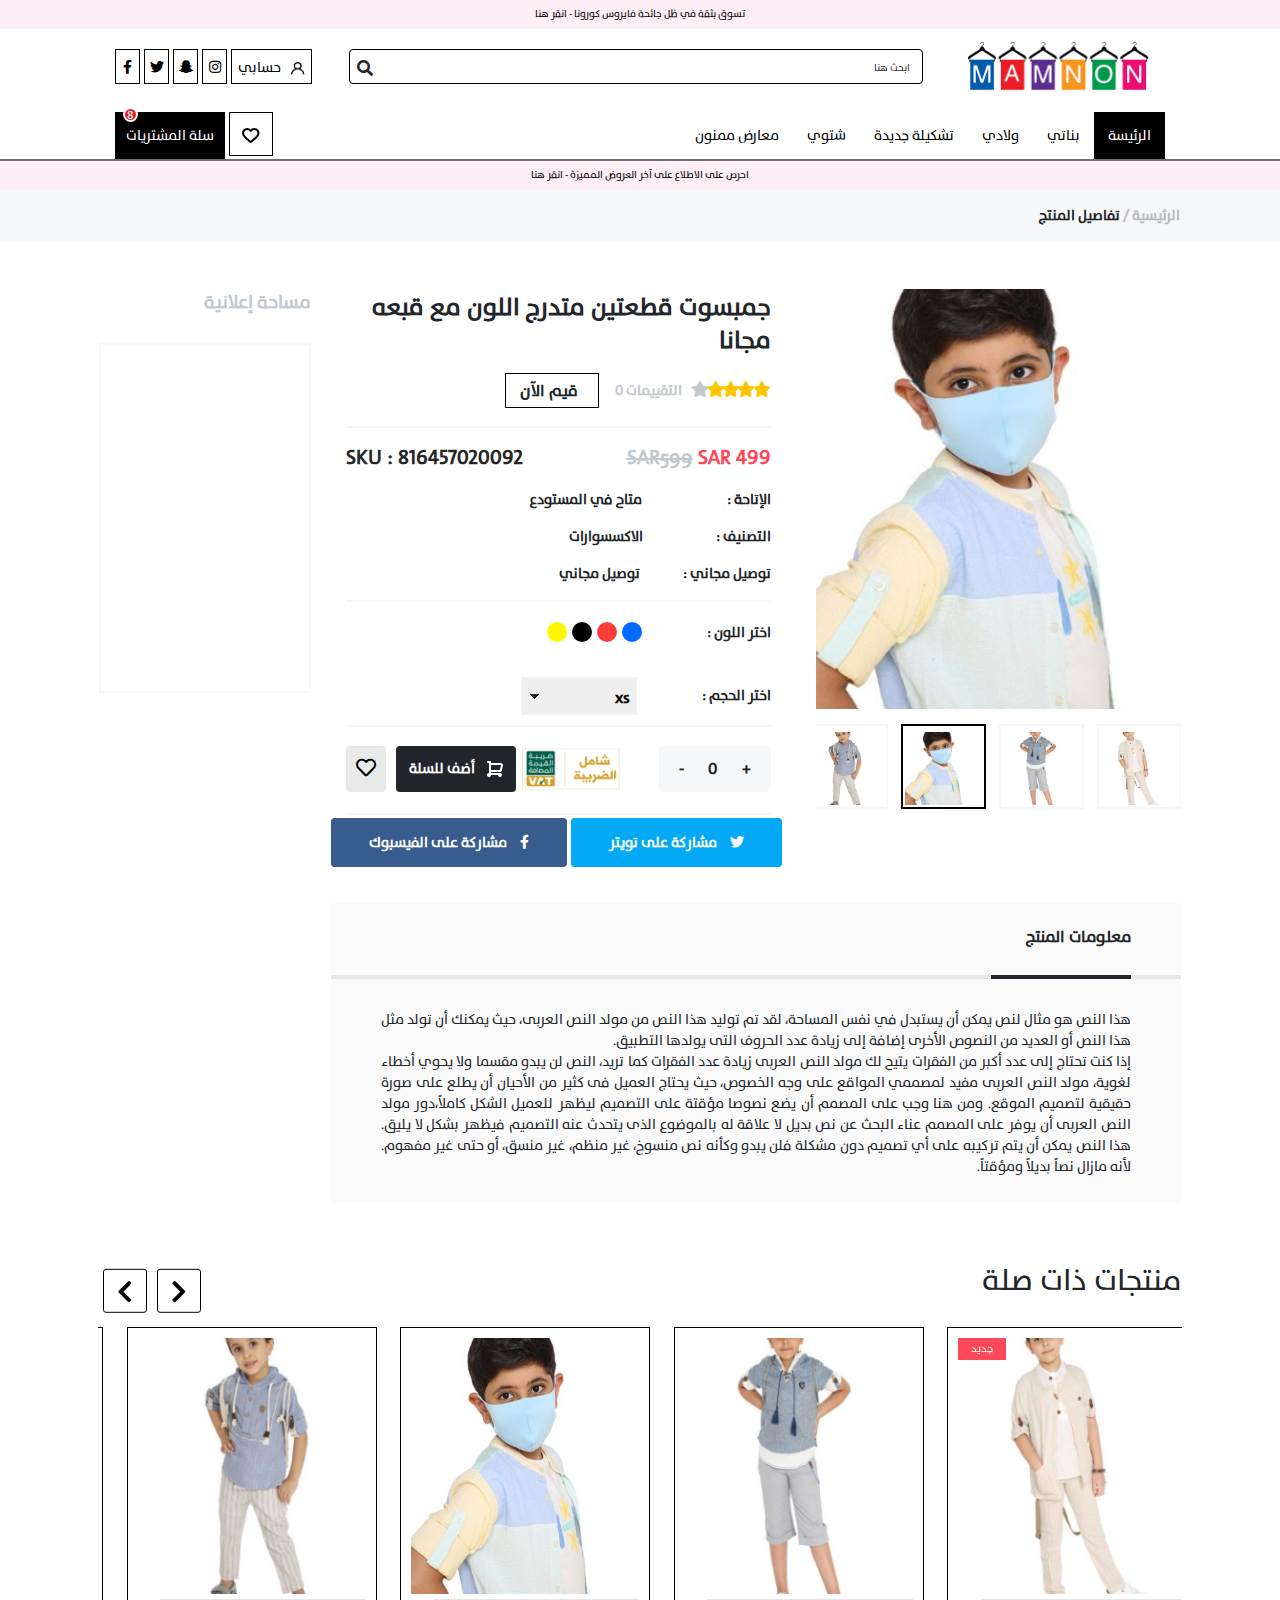
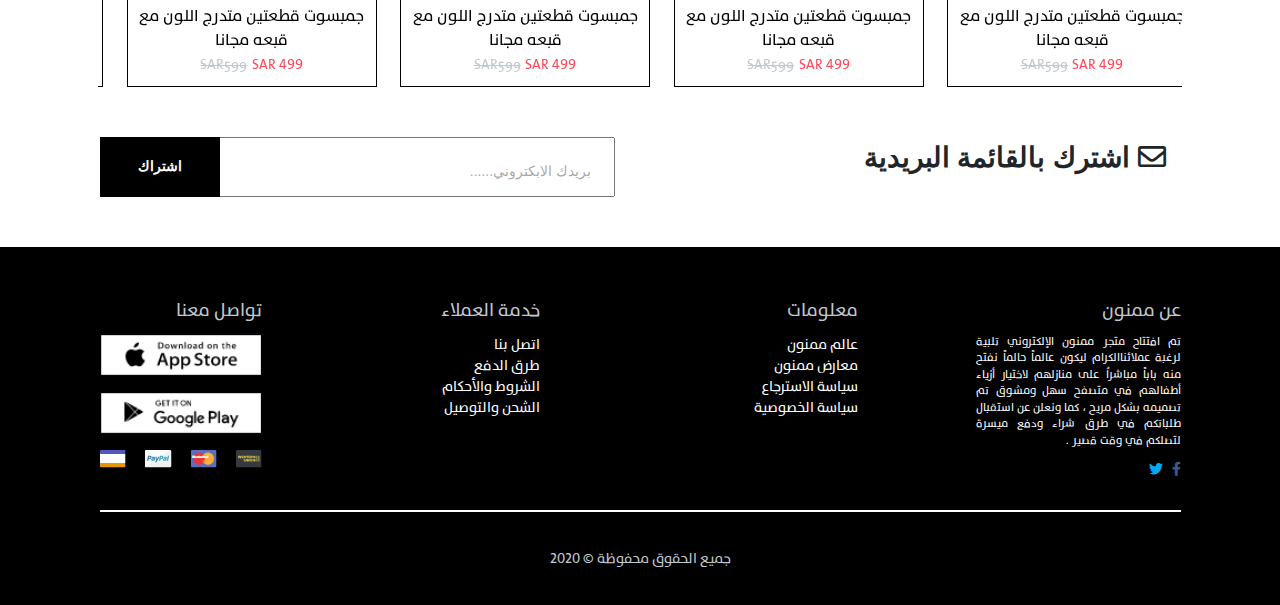
<file: Details.html>
<!DOCTYPE html>
<html lang="en">
<head>
    <meta charset="utf-8">
    <meta name="viewport" content="width=device-width, initial-scale=1, shrink-to-fit=no">

    <link rel="stylesheet" href="style/all.min.css">
    <!--    <link rel="stylesheet" href="style/materialize.min.css">-->
    <link rel="stylesheet" href="style/bootstrap.min.css">
    <link rel="stylesheet" href="style/hover-min.css">
    <link rel="stylesheet" href="style/animate.css">
    <link rel="stylesheet" href="style/owl.carousel.min.css">
    <link rel="stylesheet" href="style/owl.theme.default.min.css">
    <link rel="stylesheet" href="style/header.css">
    <link rel="stylesheet" href="style/details.css">
    <link rel="stylesheet" href="style/footer.css">
    <link rel="stylesheet" href="style/headerResponsive.css">
    <link rel="stylesheet" href="style/detailResponsive.css">
    <link rel="stylesheet" href="style/footerResponsive.css">


    <title>Details</title>
</head>
<body>
<header>
    <div class="copy-wrap">
            <span>
             تسوق بثقة في ظل جائحة فايروس كورونا <a class="navbar-brand" href="#">- انقر هنا</a>
                </span>
    </div>
    <!--/.copy-wrape-->
    <div class="first-nav">
        <nav class="navbar navbar-expand-lg navbar-top">
            <a class="navbar-brand" href="index.html"><img src="image/Group%201.png" alt="mamnon image"></a>
            <div class="collapse navbar-collapse" id="navbarSupportedContent1">
                <div class="search-nav mx-auto">
                    <form class="form-inline">
                        <input class="form-control mr-sm-2 input-reset color-inherit input-focus all-animate br-pill ph4 sans-serif header-search-input ba bw1 bg-gray1 b--gray1" type="search" placeholder="ابحث هنا" aria-label="Search"> <i class='fas fa-search'></i>
                    </form>
                </div>
                <div class="social-contact">
                    <span class="soacial"><a href="https://www.facebook.com"><i class="fab fa-facebook-f"></i></a></span>
                    <span class="soacial"><a href="https://www.twitter.com"><i class="fab fa-twitter"></i></a></span>
                    <span class="soacial"><a href="https://www.snapshat.com"><i class="fab fa-snapchat-ghost"></i></a></span>
                    <span class="soacial"><a href="https://www.instgram.com"><i class="fab fa-instagram"></i></a></span>
                    <span class="user"> <a href="SignIn.html"><span>حسابي</span><img src="image/Path%2021253.png" alt=" user imge"></a>  </span>
                </div>
            </div>
        </nav>
        <div class="second-nav">
            <nav class="navbar navbar-expand-lg">
                <div class="sideMenu">
                    <div class="close ml-auto">
                        <i class="fas fa-times"></i>
                    </div>

                    <ul>
                        <li class="nav-item active">
                            <a class="nav-link" href="#">الرئيسة <span class="sr-only">(current)</span></a>
                        </li>
                        <li class="nav-item dropdown">
                            <a class="nav-link other-menu" href="#" id="navbarDropdown" role="button"  data-toggle="dropdown" aria-haspopup="true"
                               aria-expanded="false" style="display: flex">
                                بناتي
                                <div class="mr-auto">
                                    <i class="fas fa-caret-down"></i>
                                </div>
                            </a>
                            <div class="dropdown-menu-n" aria-labelledby="navbarDropdown">
                                <a class="dropdown-item" href="#">طقم</a>
                                <a class="dropdown-item other-menu" href="#" style="display: flex">
                                    فستان
                                    <div class="mr-auto">
                                        <i class="fas fa-caret-down"></i>
                                    </div>
                                    <ul class="dropdown-second-menu-s">
                                        <a class="dropdown-seconed-item" href="#">فستان ربيعي</a>
                                        <a class="dropdown-seconed-item" href="#">فستان صيفي</a>
                                        <a class="dropdown-seconed-item" href="#"> فستان أعياد</a>
                                    </ul>
                                </a>
                                <a class="dropdown-item" href="#">بلوزة</a>
                                <a class="dropdown-item" href="#">جينز</a>
                            </div>
                        </li>
                        <li class="nav-item dropdown">
                            <a class="nav-link other-menu" href="#" id="navbarDropdown1" role="button" data-toggle="dropdown" aria-haspopup="true"
                               aria-expanded="false" style="display: flex">
                                ولادي
                                <div class="mr-auto">
                                    <i class="fas fa-caret-down"></i>
                                </div>
                            </a>
                            <div class="dropdown-menu-n" aria-labelledby="navbarDropdown1">
                                <a class="dropdown-item" href="#">بنطلون</a>
                                <a class="dropdown-item other-menu" href="#" style="display: flex">
                                    طقية
                                    <div class="mr-auto">
                                        <i class="fas fa-caret-down"></i>
                                    </div>
                                    <ul class="dropdown-second-menu-s">
                                        <li><a href="#">فستان ربيعي</a></li>
                                        <li><a href="#">فستان صيفي</a></li>
                                        <li><a href="#"> فستان أعياد</a></li>
                                    </ul>
                                </a>
                                <a class="dropdown-item" href="#">بلوزة</a>
                                <a class="dropdown-item" href="#">جينز</a>
                            </div>
                        </li>
                        <li class="nav-item">
                            <a class="nav-link" href="#" tabindex="-1" aria-disabled="true">تشكيلة جديدة</a>
                        </li>
                        <li class="nav-item">
                            <a class="nav-link" href="#" tabindex="-1" aria-disabled="true">شتوي</a>
                        </li>
                        <li class="nav-item">
                            <a class="nav-link" href="#" tabindex="-1" aria-disabled="true">معارض ممنون</a>
                        </li>
                    </ul>
                </div>
                <button class="navbar-toggler" type="button"  aria-expanded="false" aria-label="Toggle navigation">
                    <img src="image/Layer%202.png" alt="layer" class="w-100 h-100">
                </button>

                <div class="search-second-nav mr-auto">
                    <form class="form-inline">
                        <input class="form-control mr-sm-2 input-reset color-inherit input-focus all-animate br-pill ph4 sans-serif header-search-input ba bw1 bg-gray1 b--gray1" type="search" placeholder="ابحث هنا" aria-label="Search"> <i class='fas fa-search'></i>
                    </form>
                </div>

                <div class="sidebar">
                    <div class="collapse navbar-collapse" id="navbarSupportedContent">
                        <ul class="navbar-nav ml-auto first-menu">
                            <li class="nav-item active">
                                <a class="nav-link" href="#">الرئيسة <span class="sr-only">(current)</span></a>
                            </li>
                            <li class="nav-item dropdown">
                                <a class="nav-link" href="#" id="navbarDropdown2" role="button"  data-toggle="dropdown" aria-haspopup="true" aria-expanded="false">
                                    بناتي
                                </a>
                                <div class="dropdown-menu" aria-labelledby="navbarDropdown2">
                                    <a class="dropdown-item" href="#">طقم</a>
                                    <a class="dropdown-item other-menu" href="#" style="display: flex">
                                        فستان
                                        <div class="mr-auto">
                                            <i class="fas fa-caret-left"></i>
                                        </div>
                                        <ul class="dropdown-second-menu">
                                            <li>فستان ربيعي</li>
                                            <li>فستان صيفي</li>
                                            <li>فستان أعياد</li>
                                        </ul>
                                    </a>
                                    <a class="dropdown-item" href="#">بلوزة</a>
                                    <a class="dropdown-item" href="#">جينز</a>
                                </div>
                            </li>
                            <li class="nav-item dropdown">
                                <a class="nav-link other-menu" href="#" id="navbarDropdown3" role="button" data-toggle="dropdown" aria-haspopup="true" aria-expanded="false">
                                    ولادي
                                </a>
                                <div class="dropdown-menu" aria-labelledby="navbarDropdown3">
                                    <a class="dropdown-item" href="#">بنطلون</a>
                                    <a class="dropdown-item other-menu" href="#" style="display: flex">
                                        طقية
                                        <div class="mr-auto">
                                            <i class="fas fa-caret-left"></i>
                                        </div>
                                        <ul class="dropdown-second-menu">
                                            <li>فستان ربيعي</li>
                                            <li>فستان صيفي</li>
                                            <li>فستان أعياد</li>
                                        </ul>
                                    </a>
                                    <a class="dropdown-item" href="#">بلوزة</a>
                                    <a class="dropdown-item" href="#">جينز</a>
                                </div>
                            </li>
                            <li class="nav-item">
                                <a class="nav-link" href="#" tabindex="-1" aria-disabled="true">تشكيلة جديدة</a>
                            </li>
                            <li class="nav-item">
                                <a class="nav-link" href="#" tabindex="-1" aria-disabled="true">شتوي</a>
                            </li>
                            <li class="nav-item">
                                <a class="nav-link" href="#" tabindex="-1" aria-disabled="true">معارض ممنون</a>
                            </li>
                        </ul>
                        <a class="cart-nav" href="cart.html">
                            <span class="heart"><img src="image/layer1.png" alt="heart image"></span>
                            <span class="cart">سلة المشتريات  </span>
                            <span class="num-crt">8</span>
                        </a>
                    </div>
                </div>
            </nav>
        </div>
    </div>
    <!--/.first-nav-->
    <div class="seconed-copy-wrap">
            <span>
             احرص على الاطلاع على آخر العروض المميزة <a class="navbar-brand" href="#">- انقر هنا</a>
                </span>
    </div>
    <!--/.seconed-copy-wrap-->
</header>

<main>
    <div class="type-category mb-5">
        <div class="type-category-content">
            <p>
                <span>الرئيسية</span>  <span id="slash"> / </span>تفاصيل المنتج
            </p>
        </div>
    </div>
    <div class="product-detail">
        <div class="row">
            <div class="col-md-11">
                <div class="row">
                    <div class="col-md-4">
                        <img src="image/itemb3.png" class="active-product-img w-100" alt="boy image">
                        <div class="product-slider">
                            <div class="owl-carousel">
                                <div class="item">
                                    <img class="product-img" src="image/itemb1.png" alt="">
                                </div>
                                <div class="item">
                                    <img class="product-img" src="image/itemb2.png" alt="">
                                </div>
                                <div class="item active">
                                    <img class="product-img" src="image/itemb3.png" alt="">
                                </div>
                                <div class="item">
                                    <img class="product-img" src="image/itemb4.png" alt="">
                                </div>
                                <div class="item">
                                    <img class="product-img" src="image/itemb5.png" alt="">
                                </div>
                                <div class="item">
                                    <img class="product-img" src="image/itemb6.png" alt="">
                                </div>
                    </div>
                        </div>
                    </div>
                    <div class="col-md">
                      <h3><a href="#"> جمبسوت قطعتين متدرج اللون مع قبعه مجانا</a></h3>
                        <div class="evaluation">
                            <div class="stars">
                                <i class="fas fa-star yellow-star"></i>
                                <i class="fas fa-star yellow-star"></i>
                                <i class="fas fa-star yellow-star"></i>
                                <i class="fas fa-star yellow-star"></i>
                                <i class="fas fa-star"></i>
                            </div>
                            <p>التقييمات 0</p>
                            <a href="#">قيم الآن</a>
                        </div>
                        <div class="pInfi">
                        <div class="price-product">
                            <p class="price"><del>SAR599</del> <span>SAR 499</span></p>
                            <p>SKU : 816457020092</p>
                        </div>
                        <div class="info-product">
                            <p>الإتاحة : <span style="margin-right: 85px">متاح في المستودع</span></p>
                            <p>التصنيف : <span style="margin-right: 73px">الاكسسوارات</span></p>
                            <p>توصيل مجاني : <span style="margin-right: 43px">توصيل مجاني</span></p>
                        </div>
                        </div>
                        <div class="choise-product">
                           <div class="color">
                               <p>اختر اللون :</p>
                               <label class="container-color">
                                   <input class="blue" type="radio" name="radio">
                                   <!--                         <span class="checkmark"></span>-->
                               </label>
                               <label class="container-color">
                                   <input class="red" type="radio" name="radio">
                                   <!--                         <span class="checkmark"></span>-->
                               </label>
                               <label class="container-color">
                                   <input class="black" type="radio" name="radio">
                                   <!--                         <span class="checkmark"></span>-->
                               </label>
                               <label class="container-color">
                                   <input class="yellow" type="radio" name="radio">
                                   <!--                         <span class="checkmark"></span>-->
                               </label>
                           </div>
                            <div class="size">
                                <p style="padding-top: 2%">اختر الحجم :</p>
                                <form action="">
                                    <select name="size">
                                        <option selected>xs</option>
                                        <option>xl</option>
                                        <option>xxl</option>
                                        <option>sm</option>
                                        <option>md</option>
                                        <option>L</option>
                                    </select>
                                </form>
                            </div>
                        </div>
                        <div class="bought-product">

                            <div class="bought-product-mo">
                            <div class="num-buy-product">
                                <span class="plus">+</span>
                                <span class="middle-num">0</span>
                                <span class="minus">-</span>
                            </div>
                            <div class="buy-img">
                                <img src="image/share_logo.png" alt="">
                            </div>
                            </div>
                            <div class="cart-action">
                            <a class="addCart" href="#"> <img src="image/cart_2.png" alt="">أضف للسلة</a>
                            <a class="favouritProduct" href="#"><i class="far fa-heart"></i></a>
                            </div>
                        </div>

                    </div>
                </div>
                <div class="contact">
                    <a href="https://www.twitter.com" class="twitter"><i class="fab fa-twitter"></i> مشاركة على تويتر</a>
                    <a href="https://www.facebook.com" class="faceBook"><i class="fab fa-facebook-f"></i> مشاركة على الفيسبوك</a>
                </div>
                <div class="about-product mt-5">
                    <h3>معلومات المنتج</h3>
                    <div class="gray-bar">
                        <div class="black-bar"></div>
                    </div>
                    <p>هذا النص هو مثال لنص يمكن أن يستبدل في نفس المساحة، لقد تم توليد هذا النص من مولد النص العربى، حيث يمكنك أن تولد مثل هذا النص أو العديد من النصوص الأخرى إضافة إلى زيادة عدد الحروف التى يولدها التطبيق.
                        <br>
                        إذا كنت تحتاج إلى عدد أكبر من الفقرات يتيح لك مولد النص العربى زيادة عدد الفقرات كما تريد، النص لن يبدو مقسما ولا يحوي أخطاء لغوية، مولد النص العربى مفيد لمصممي المواقع على وجه الخصوص، حيث يحتاج العميل فى كثير من الأحيان أن يطلع على صورة حقيقية لتصميم الموقع.
                        ومن هنا وجب على المصمم أن يضع نصوصا مؤقتة على التصميم ليظهر للعميل الشكل كاملاً،دور مولد النص العربى أن يوفر على المصمم عناء البحث عن نص بديل لا علاقة له بالموضوع الذى يتحدث عنه التصميم فيظهر بشكل لا يليق.
                        هذا النص يمكن أن يتم تركيبه على أي تصميم دون مشكلة فلن يبدو وكأنه نص منسوخ، غير منظم، غير منسق، أو حتى غير مفهوم. لأنه مازال نصاً بديلاً ومؤقتاً.</p>
                </div>
            </div>
            <div class="advertising-area col-md">
                <p>مساحة إعلانية</p>
                <div class="advertising"></div>
            </div>
        </div>
    </div>
    <div class="other-product">
        <div class="other-slider">
            <h3>منتجات ذات صلة</h3>
            <div class="owl-carousel other-owl owl-theme">
                <div class="item">
                    <div class="row">
                        <div class="show-image1 boy-image">
                            <div class="card-image shine">
                                <img src="image/itemb1.png" class="w-100"  alt="girl image">
                                <div class="image-cart">
                                    <div class="image-cart-content">
                                        <p class="cart-img">
                                            <a href="#">أضف إلى السلة</a>
                                        </p>
                                        <p class="color-cloth">
                                            أسود، سماوي، أزرق
                                        </p>
                                    </div>
                                </div>
                                <span>جديد</span>
                                <hr>
                            </div>
                            <p><a href="#">جمبسوت قطعتين متدرج اللون مع قبعه مجانا</a></p>
                            <p class="price"><del>SAR599</del> <span>SAR 499</span>
                            </p>
                        </div>
                    </div>
                </div>
                <div class="item">
                    <div class="row">
                        <div class="show-image1 boy-image">
                            <div class="card-image shine">
                                <img src="image/itemb2.png" class="w-100"  alt="girl image">
                                <div class="image-cart">
                                    <div class="image-cart-content">
                                        <p class="cart-img">
                                            <a href="#">أضف إلى السلة</a>
                                        </p>
                                        <p class="color-cloth">
                                            أسود، سماوي، أزرق
                                        </p>
                                    </div>
                                </div>
                                <hr>
                            </div>
                            <p><a href="#">جمبسوت قطعتين متدرج اللون مع قبعه مجانا</a></p>
                            <p class="price"><del>SAR599</del> <span>SAR 499</span>
                            </p>
                        </div>
                    </div>
                </div>
                <div class="item">
                    <div class="row">
                        <div class="show-image1 boy-image">
                            <div class="card-image shine">
                                <img src="image/itemb3.png" class="w-100"  alt="girl image">
                                <div class="image-cart">
                                    <div class="image-cart-content">
                                        <p class="cart-img">
                                            <a href="#">أضف إلى السلة</a>
                                        </p>
                                        <p class="color-cloth">
                                            أسود، سماوي، أزرق
                                        </p>
                                    </div>
                                </div>
                                <hr>
                            </div>
                            <p><a href="#">جمبسوت قطعتين متدرج اللون مع قبعه مجانا</a></p>
                            <p class="price"><del>SAR599</del> <span>SAR 499</span>
                            </p>
                        </div>
                    </div>
                </div>
                <div class="item">
                    <div class="row">
                        <div class="show-image1 boy-image">
                            <div class="card-image shine">
                                <img src="image/itemb4.png" class="w-100"  alt="girl image">
                                <div class="image-cart">
                                    <div class="image-cart-content">
                                        <p class="cart-img">
                                            <a href="#">أضف إلى السلة</a>
                                        </p>
                                        <p class="color-cloth">
                                            أسود، سماوي، أزرق
                                        </p>
                                    </div>
                                </div>
                                <hr>
                            </div>
                            <p><a href="#">جمبسوت قطعتين متدرج اللون مع قبعه مجانا</a></p>
                            <p class="price"><del>SAR599</del> <span>SAR 499</span></p>
                        </div>
                    </div>
                </div>
                <div class="item">
                    <div class="row">
                        <div class="show-image1 boy-image">
                            <div class="card-image shine">
                                <img src="image/itemb5.png" class="w-100"  alt="girl image">
                                <div class="image-cart">
                                    <div class="image-cart-content">
                                        <p class="cart-img">
                                            <a href="#">أضف إلى السلة</a>
                                        </p>
                                        <p class="color-cloth">
                                            أسود، سماوي، أزرق
                                        </p>
                                    </div>
                                </div>
                                <hr>
                            </div>
                            <p><a href="#">جمبسوت قطعتين متدرج اللون مع قبعه مجانا</a></p>
                            <p class="price"><del>SAR599</del> <span>SAR 499</span></p>
                        </div>
                    </div>
                </div>
                <div class="item">
                    <div class="row">
                        <div class="show-image1 boy-image">
                            <div class="card-image shine">
                                <img src="image/itemb6.png" class="w-100" alt="girl image">
                                <div class="image-cart">
                                    <div class="image-cart-content">
                                        <p class="cart-img">
                                            <a href="#">أضف إلى السلة</a>
                                        </p>
                                        <p class="color-cloth">
                                            أسود، سماوي، أزرق
                                        </p>
                                    </div>
                                </div>
                                <hr>
                            </div>
                            <p><a href="#">جمبسوت قطعتين متدرج اللون مع قبعه مجانا</a></p>
                            <p class="price"><del>SAR599</del> <span>SAR 499</span></p>
                        </div>
                    </div>
                </div>
            </div>
            <div class="other-mobile-owl">
            <div class="owl-carousel owl-mo1  owl-theme">
                <div class="item">
                    <div class="row">
                        <div class="show-image1 boy-image">
                            <div class="card-image shine">
                                <img src="image/itemb1.png" class="w-100"  alt="girl image">
                                <div class="image-cart">
                                    <div class="image-cart-content">
                                        <p class="cart-img">
                                            <a href="#">أضف إلى السلة</a>
                                        </p>
                                        <p class="color-cloth">
                                            أسود، سماوي، أزرق
                                        </p>
                                    </div>
                                </div>
                                <span>جديد</span>
                                <hr>
                            </div>
                            <p><a href="#">جمبسوت قطعتين متدرج اللون مع قبعه مجانا</a></p>
                            <p class="price"><del>SAR599</del> <span>SAR 499</span>
                            </p>
                        </div>
                    </div>
                    <div class="row">
                        <div class="show-image1 boy-image">
                            <div class="card-image shine">
                                <img src="image/itemb2.png" class="w-100"  alt="girl image">
                                <div class="image-cart">
                                    <div class="image-cart-content">
                                        <p class="cart-img">
                                            <a href="#">أضف إلى السلة</a>
                                        </p>
                                        <p class="color-cloth">
                                            أسود، سماوي، أزرق
                                        </p>
                                    </div>
                                </div>
                                <hr>
                            </div>
                            <p><a href="#">جمبسوت قطعتين متدرج اللون مع قبعه مجانا</a></p>
                            <p class="price"><del>SAR599</del> <span>SAR 499</span>
                            </p>
                        </div>
                    </div>
                </div>
                <div class="item">
                    <div class="row">
                        <div class="show-image1 boy-image">
                            <div class="card-image shine">
                                <img src="image/itemb3.png" class="w-100"  alt="girl image">
                                <div class="image-cart">
                                    <div class="image-cart-content">
                                        <p class="cart-img">
                                            <a href="#">أضف إلى السلة</a>
                                        </p>
                                        <p class="color-cloth">
                                            أسود، سماوي، أزرق
                                        </p>
                                    </div>
                                </div>
                                <hr>
                            </div>
                            <p><a href="#">جمبسوت قطعتين متدرج اللون مع قبعه مجانا</a></p>
                            <p class="price"><del>SAR599</del> <span>SAR 499</span>
                            </p>
                        </div>
                    </div>
                    <div class="row">
                        <div class="show-image1 boy-image">
                            <div class="card-image shine">
                                <img src="image/girl1.png" class="w-100"  alt="girl image">
                                <div class="image-cart">
                                    <div class="image-cart-content">
                                        <p class="cart-img">
                                            <a href="#">أضف إلى السلة</a>
                                        </p>
                                        <p class="color-cloth">
                                            أسود، سماوي، أزرق
                                        </p>
                                    </div>
                                </div>
                                <hr>
                            </div>
                            <p><a href="#">فستان بيج بذهبي قطعتين مع شنطة مجانا</a></p>
                            <p class="price"><del>SAR599</del> <span>SAR 499</span></p>
                        </div>
                    </div>
                </div>
                <div class="item">
                    <div class="row">
                        <div class="show-image1 boy-image">
                            <div class="card-image shine">
                                <img src="image/itemb5.png" class="w-100"  alt="girl image">
                                <div class="image-cart">
                                    <div class="image-cart-content">
                                        <p class="cart-img">
                                            <a href="#">أضف إلى السلة</a>
                                        </p>
                                        <p class="color-cloth">
                                            أسود، سماوي، أزرق
                                        </p>
                                    </div>
                                </div>
                                <hr>
                            </div>
                            <p><a href="#">جمبسوت قطعتين متدرج اللون مع قبعه مجانا</a></p>
                            <p class="price"><del>SAR599</del> <span>SAR 499</span></p>
                        </div>
                    </div>
                    <div class="row">
                        <div class="show-image1 boy-image">
                            <div class="card-image shine">
                                <img src="image/itemb6.png" class="w-100" alt="girl image">
                                <div class="image-cart">
                                    <div class="image-cart-content">
                                        <p class="cart-img">
                                            <a href="#">أضف إلى السلة</a>
                                        </p>
                                        <p class="color-cloth">
                                            أسود، سماوي، أزرق
                                        </p>
                                    </div>
                                </div>
                                <hr>
                            </div>
                            <p><a href="#">جمبسوت قطعتين متدرج اللون مع قبعه مجانا</a></p>
                            <p class="price"><del>SAR599</del> <span>SAR 499</span></p>
                        </div>
                    </div>
                </div>
                <div class="item">
                    <div class="row">
                        <div class="show-image1 boy-image">
                            <div class="card-image shine">
                                <img src="image/itemb1.png" class="w-100"  alt="girl image">
                                <div class="image-cart">
                                    <div class="image-cart-content">
                                        <p class="cart-img">
                                            <a href="#">أضف إلى السلة</a>
                                        </p>
                                        <p class="color-cloth">
                                            أسود، سماوي، أزرق
                                        </p>
                                    </div>
                                </div>
                                <span>جديد</span>
                                <hr>
                            </div>
                            <p><a href="#">جمبسوت قطعتين متدرج اللون مع قبعه مجانا</a></p>
                            <p class="price"><del>SAR599</del> <span>SAR 499</span>
                            </p>
                        </div>
                    </div>
                    <div class="row">
                        <div class="show-image1 boy-image">
                            <div class="card-image shine">
                                <img src="image/itemb2.png" class="w-100"  alt="girl image">
                                <div class="image-cart">
                                    <div class="image-cart-content">
                                        <p class="cart-img">
                                            <a href="#">أضف إلى السلة</a>
                                        </p>
                                        <p class="color-cloth">
                                            أسود، سماوي، أزرق
                                        </p>
                                    </div>
                                </div>
                                <hr>
                            </div>
                            <p><a href="#">جمبسوت قطعتين متدرج اللون مع قبعه مجانا</a></p>
                            <p class="price"><del>SAR599</del> <span>SAR 499</span>
                            </p>
                        </div>
                    </div>
                </div>
                <div class="item">
                    <div class="row">
                        <div class="show-image1 boy-image">
                            <div class="card-image shine">
                                <img src="image/itemb3.png" class="w-100"  alt="girl image">
                                <div class="image-cart">
                                    <div class="image-cart-content">
                                        <p class="cart-img">
                                            <a href="#">أضف إلى السلة</a>
                                        </p>
                                        <p class="color-cloth">
                                            أسود، سماوي، أزرق
                                        </p>
                                    </div>
                                </div>
                                <hr>
                            </div>
                            <p><a href="#">جمبسوت قطعتين متدرج اللون مع قبعه مجانا</a></p>
                            <p class="price"><del>SAR599</del> <span>SAR 499</span>
                            </p>
                        </div>
                    </div>
                    <div class="row">
                        <div class="show-image1 boy-image">
                            <div class="card-image shine">
                                <img src="image/girl1.png" class="w-100"  alt="girl image">
                                <div class="image-cart">
                                    <div class="image-cart-content">
                                        <p class="cart-img">
                                            <a href="#">أضف إلى السلة</a>
                                        </p>
                                        <p class="color-cloth">
                                            أسود، سماوي، أزرق
                                        </p>
                                    </div>
                                </div>
                                <hr>
                            </div>
                            <p><a href="#">فستان بيج بذهبي قطعتين مع شنطة مجانا</a></p>
                            <p class="price"><del>SAR599</del> <span>SAR 499</span></p>
                        </div>
                    </div>
                </div>
                <div class="item">
                    <div class="row">
                        <div class="show-image1 boy-image">
                            <div class="card-image shine">
                                <img src="image/itemb5.png" class="w-100"  alt="girl image">
                                <div class="image-cart">
                                    <div class="image-cart-content">
                                        <p class="cart-img">
                                            <a href="#">أضف إلى السلة</a>
                                        </p>
                                        <p class="color-cloth">
                                            أسود، سماوي، أزرق
                                        </p>
                                    </div>
                                </div>
                                <hr>
                            </div>
                            <p><a href="#">جمبسوت قطعتين متدرج اللون مع قبعه مجانا</a></p>
                            <p class="price"><del>SAR599</del> <span>SAR 499</span></p>
                        </div>
                    </div>
                    <div class="row">
                        <div class="show-image1 boy-image">
                            <div class="card-image shine">
                                <img src="image/itemb6.png" class="w-100" alt="girl image">
                                <div class="image-cart">
                                    <div class="image-cart-content">
                                        <p class="cart-img">
                                            <a href="#">أضف إلى السلة</a>
                                        </p>
                                        <p class="color-cloth">
                                            أسود، سماوي، أزرق
                                        </p>
                                    </div>
                                </div>
                                <hr>
                            </div>
                            <p><a href="#">جمبسوت قطعتين متدرج اللون مع قبعه مجانا</a></p>
                            <p class="price"><del>SAR599</del> <span>SAR 499</span></p>
                        </div>
                    </div>
                </div>

            </div>
            </div>
        </div>
    </div>
</main>

<footer>
    <div class="contact-email row">
        <div class="col-sm-6 content-email">
            <i class="far fa-envelope"></i> اشترك بالقائمة البريدية
        </div>
        <div class="col-sm-6 form-footer">
            <form action="">
                <input type="email" name="email"  placeholder="بريدك الابكتروني......">
                <button  name="subscribe">اشتراك</button>
            </form>
        </div>
    </div>
    <div class="footer-fo">
        <div class="footer-fo-content">
            <div class="footer-fo-col1  ml-auto" style="width: 268.59px;">
                <p class="footer-col-tittle">عن ممنون</p>
                <p class="w-100 text-justify">تم افتتاح متجر ممنون الإلكتروني تلبية لرغبة عملائناالكرام ليكون عالماً حالماً نفتح منه باباً مباشراُ على منازلهم لاختيار أزياء أطفالهم في متصفح سهل ومشوق تم تصميمه بشكل مريح ، كما ونعلن عن استقبال طلباتكم في طرق شراء ودفع ميسرة لتصلكم في وقت قصير .</p>
                <p style="margin-top: 10px">
                    <a href="www.facebbok.com"> <i class="fab fa-facebook-f face"></i></a>
                    <a href="www.twitter.com"><i class="fab fa-twitter twitter"></i></a>
                </p>
            </div>
            <!--            <div class="div-footer">-->
            <div class="footer-fo-col2  mx-auto" style="width: 200.41px;">
                <p class="footer-col-tittle"> معلومات</p>
                <p>
                    <a href="#">عالم ممنون</a>
                    <a href="#">معارض ممنون</a>
                    <a href="#">سياسة الاسترجاع</a>
                    <a href="#">سياسة الخصوصية</a>
                </p>
            </div>
            <div class="footer-fo-col3  mx-auto"style="width: 218.59px;">
                <p class="footer-col-tittle"> خدمة العملاء</p>
                <p>
                    <a href="#">اتصل بنا</a>
                    <a href="#">طرق الدفع</a>
                    <a href="#">الشروط والأحكام</a>
                    <a href="#"> الشحن والتوصيل</a>
                </p>
            </div>
            <!--            </div>-->
            <!--            <div class="div-footer">-->
            <!--<div class="footer-fo-col4  mx-auto" style="width: 218.59px;">-->
            <!--    <p class="footer-col-tittle"> روابط مساعدة</p>-->
            <!--    <p>-->
            <!--        <a href="#">الرابط هنا</a>-->
            <!--        <a href="#">الرابط هناا</a>-->
            <!--        <a href="#">الرابط هنااا</a>-->
            <!--        <a href="#">الرابط هنا بالكامل</a>-->
            <!--    </p>-->
            <!--</div>-->
            <div class="footer-fo-col5  " style="width: 162.34px;">
                <p class="footer-col-tittle"> تواصل معنا</p>
                <p>
                    <img src="image/01%20Button%20-%2004%20Apple%20Store.png" style="width: 162.34px;" alt="">
                </p>
                <p>
                    <img src="image/Google%20Play.png" style="width: 162.34px;" alt="">
                </p>
                <p class="paid row m-0" style="justify-content: space-between;width: 162.34px">
                    <img src="image/Western-union.png" alt="">
                    <img src="image/Group%2019.png" alt="">
                    <img src="image/Paypal.png" alt="">
                    <img src="image/Shape%20327.png" alt="">
                </p>
            </div>
        </div>
        <!--        </div>-->
        <div class="copy-write">
            <p>جميع الحقوق محفوظة © 2020</p>
        </div>
    </div>
</footer>

<script src="js/jquery-3.5.1.min.js"></script>
<!--<script src="js/materialize.min.js"></script>-->
<script src="js/bootstrap.min.js"></script>
<script src="js/popper.min.js"></script>
<script src="js/wow.min.js"></script>
<script src="js/owl.carousel.min.js"></script>
<script src="js/script.js"></script>
<script src="js/detalis.js"></script>
</body>
</html>
</file>
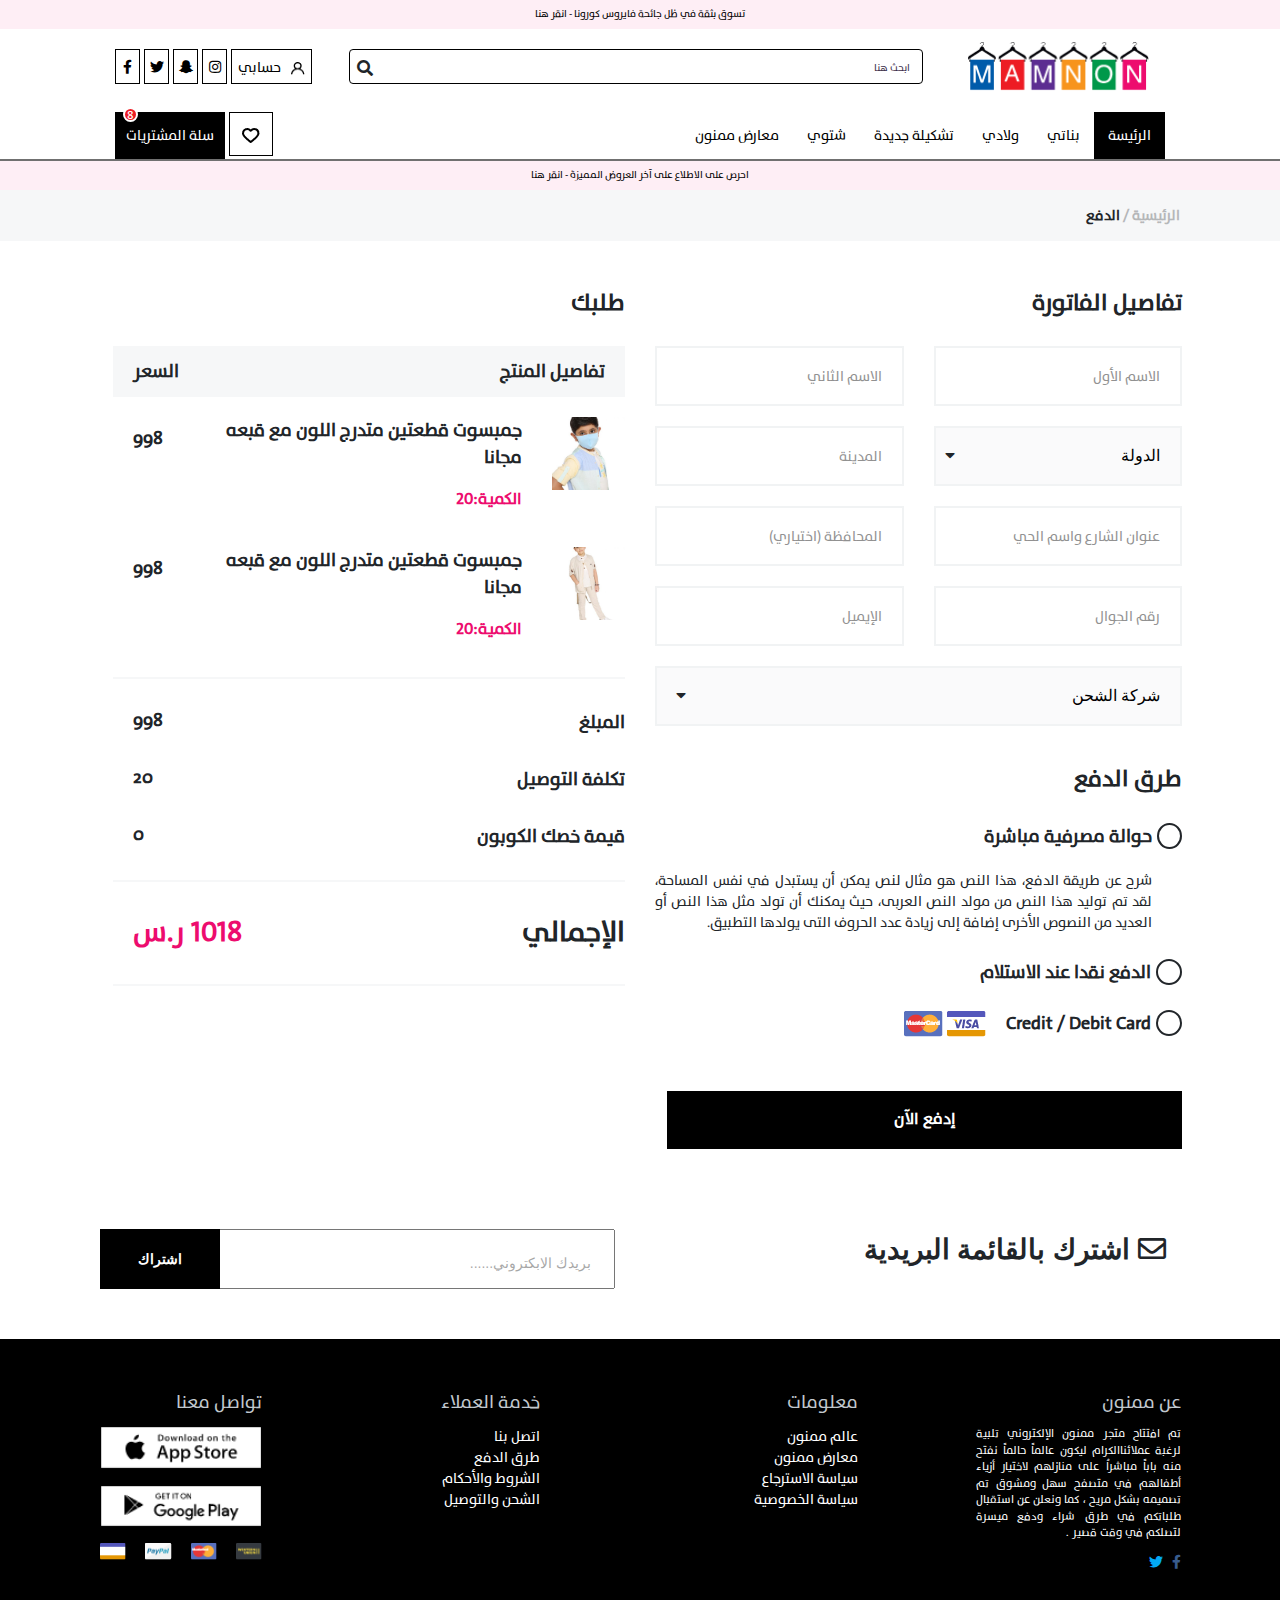
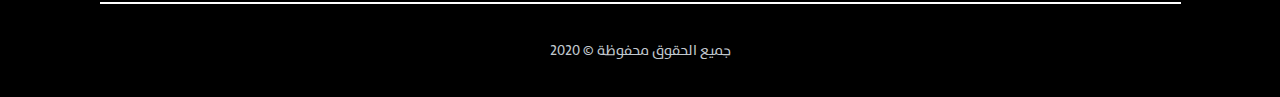
<file: Mamnon payments.html>
<!DOCTYPE html>
<html lang="en">
<head>
    <meta charset="utf-8">
    <meta name="viewport" content="width=device-width, initial-scale=1, shrink-to-fit=no">

    <link rel="stylesheet" href="style/all.min.css">
    <!--    <link rel="stylesheet" href="style/materialize.min.css">-->
    <link rel="stylesheet" href="style/bootstrap.min.css">
    <link rel="stylesheet" href="style/hover-min.css">
    <link rel="stylesheet" href="style/animate.css">
    <link rel="stylesheet" href="style/owl.carousel.min.css">
    <link rel="stylesheet" href="style/owl.theme.default.min.css">
    <link rel="stylesheet" href="style/header.css">
    <link rel="stylesheet" href="style/Mamnonpayments.css">
    <link rel="stylesheet" href="style/footer.css">
    <link rel="stylesheet" href="style/headerResponsive.css">
<!--    <link rel="stylesheet" href="style/detailResponsive.css">-->
    <link rel="stylesheet" href="style/footerResponsive.css">


    <title>Mamnon payments</title>
</head>
<body>

<header>
    <div class="copy-wrap">
            <span>
             تسوق بثقة في ظل جائحة فايروس كورونا <a class="navbar-brand" href="#">- انقر هنا</a>
                </span>
    </div>
    <!--/.copy-wrape-->
    <div class="first-nav">
        <nav class="navbar navbar-expand-lg navbar-top">
            <a class="navbar-brand" href="index.html"><img src="image/Group%201.png" alt="mamnon image"></a>
            <div class="collapse navbar-collapse" id="navbarSupportedContent1">
                <div class="search-nav mx-auto">
                    <form class="form-inline">
                        <input class="form-control mr-sm-2 input-reset color-inherit input-focus all-animate br-pill ph4 sans-serif header-search-input ba bw1 bg-gray1 b--gray1" type="search" placeholder="ابحث هنا" aria-label="Search"> <i class='fas fa-search'></i>
                    </form>
                </div>
                <div class="social-contact">
                    <span class="soacial"><a href="https://www.facebook.com"><i class="fab fa-facebook-f"></i></a></span>
                    <span class="soacial"><a href="https://www.twitter.com"><i class="fab fa-twitter"></i></a></span>
                    <span class="soacial"><a href="https://www.snapshat.com"><i class="fab fa-snapchat-ghost"></i></a></span>
                    <span class="soacial"><a href="https://www.instgram.com"><i class="fab fa-instagram"></i></a></span>
                    <span class="user"> <a href="SignIn.html"><span>حسابي</span><img src="image/Path%2021253.png" alt=" user imge"></a>  </span>
                </div>
            </div>
        </nav>
        <div class="second-nav">
            <nav class="navbar navbar-expand-lg">
                <div class="sideMenu">
                    <div class="close ml-auto">
                        <i class="fas fa-times"></i>
                    </div>

                    <ul>
                        <li class="nav-item active">
                            <a class="nav-link" href="#">الرئيسة <span class="sr-only">(current)</span></a>
                        </li>
                        <li class="nav-item dropdown">
                            <a class="nav-link other-menu" href="#" id="navbarDropdown" role="button"  data-toggle="dropdown" aria-haspopup="true"
                               aria-expanded="false" style="display: flex">
                                بناتي
                                <div class="mr-auto">
                                    <i class="fas fa-caret-down"></i>
                                </div>
                            </a>
                            <div class="dropdown-menu-n" aria-labelledby="navbarDropdown">
                                <a class="dropdown-item" href="#">طقم</a>
                                <a class="dropdown-item other-menu" href="#" style="display: flex">
                                    فستان
                                    <div class="mr-auto">
                                        <i class="fas fa-caret-down"></i>
                                    </div>
                                    <ul class="dropdown-second-menu-s">
                                        <a class="dropdown-seconed-item" href="#">فستان ربيعي</a>
                                        <a class="dropdown-seconed-item" href="#">فستان صيفي</a>
                                        <a class="dropdown-seconed-item" href="#"> فستان أعياد</a>
                                    </ul>
                                </a>
                                <a class="dropdown-item" href="#">بلوزة</a>
                                <a class="dropdown-item" href="#">جينز</a>
                            </div>
                        </li>
                        <li class="nav-item dropdown">
                            <a class="nav-link other-menu" href="#" id="navbarDropdown1" role="button" data-toggle="dropdown" aria-haspopup="true"
                               aria-expanded="false" style="display: flex">
                                ولادي
                                <div class="mr-auto">
                                    <i class="fas fa-caret-down"></i>
                                </div>
                            </a>
                            <div class="dropdown-menu-n" aria-labelledby="navbarDropdown1">
                                <a class="dropdown-item" href="#">بنطلون</a>
                                <a class="dropdown-item other-menu" href="#" style="display: flex">
                                    طقية
                                    <div class="mr-auto">
                                        <i class="fas fa-caret-down"></i>
                                    </div>
                                    <ul class="dropdown-second-menu-s">
                                        <li><a href="#">فستان ربيعي</a></li>
                                        <li><a href="#">فستان صيفي</a></li>
                                        <li><a href="#"> فستان أعياد</a></li>
                                    </ul>
                                </a>
                                <a class="dropdown-item" href="#">بلوزة</a>
                                <a class="dropdown-item" href="#">جينز</a>
                            </div>
                        </li>
                        <li class="nav-item">
                            <a class="nav-link" href="#" tabindex="-1" aria-disabled="true">تشكيلة جديدة</a>
                        </li>
                        <li class="nav-item">
                            <a class="nav-link" href="#" tabindex="-1" aria-disabled="true">شتوي</a>
                        </li>
                        <li class="nav-item">
                            <a class="nav-link" href="#" tabindex="-1" aria-disabled="true">معارض ممنون</a>
                        </li>
                    </ul>
                </div>
                <button class="navbar-toggler" type="button"  aria-expanded="false" aria-label="Toggle navigation">
                    <img src="image/Layer%202.png" alt="layer" class="w-100 h-100">
                </button>

                <div class="search-second-nav mr-auto">
                    <form class="form-inline">
                        <input class="form-control mr-sm-2 input-reset color-inherit input-focus all-animate br-pill ph4 sans-serif header-search-input ba bw1 bg-gray1 b--gray1" type="search" placeholder="ابحث هنا" aria-label="Search"> <i class='fas fa-search'></i>
                    </form>
                </div>

                <div class="sidebar">
                    <div class="collapse navbar-collapse" id="navbarSupportedContent">
                        <ul class="navbar-nav ml-auto first-menu">
                            <li class="nav-item active">
                                <a class="nav-link" href="#">الرئيسة <span class="sr-only">(current)</span></a>
                            </li>
                            <li class="nav-item dropdown">
                                <a class="nav-link" href="#" id="navbarDropdown2" role="button"  data-toggle="dropdown" aria-haspopup="true" aria-expanded="false">
                                    بناتي
                                </a>
                                <div class="dropdown-menu" aria-labelledby="navbarDropdown2">
                                    <a class="dropdown-item" href="#">طقم</a>
                                    <a class="dropdown-item other-menu" href="#" style="display: flex">
                                        فستان
                                        <div class="mr-auto">
                                            <i class="fas fa-caret-left"></i>
                                        </div>
                                        <ul class="dropdown-second-menu">
                                            <li>فستان ربيعي</li>
                                            <li>فستان صيفي</li>
                                            <li>فستان أعياد</li>
                                        </ul>
                                    </a>
                                    <a class="dropdown-item" href="#">بلوزة</a>
                                    <a class="dropdown-item" href="#">جينز</a>
                                </div>
                            </li>
                            <li class="nav-item dropdown">
                                <a class="nav-link other-menu" href="#" id="navbarDropdown3" role="button" data-toggle="dropdown" aria-haspopup="true" aria-expanded="false">
                                    ولادي
                                </a>
                                <div class="dropdown-menu" aria-labelledby="navbarDropdown3">
                                    <a class="dropdown-item" href="#">بنطلون</a>
                                    <a class="dropdown-item other-menu" href="#" style="display: flex">
                                        طقية
                                        <div class="mr-auto">
                                            <i class="fas fa-caret-left"></i>
                                        </div>
                                        <ul class="dropdown-second-menu">
                                            <li>فستان ربيعي</li>
                                            <li>فستان صيفي</li>
                                            <li>فستان أعياد</li>
                                        </ul>
                                    </a>
                                    <a class="dropdown-item" href="#">بلوزة</a>
                                    <a class="dropdown-item" href="#">جينز</a>
                                </div>
                            </li>
                            <li class="nav-item">
                                <a class="nav-link" href="#" tabindex="-1" aria-disabled="true">تشكيلة جديدة</a>
                            </li>
                            <li class="nav-item">
                                <a class="nav-link" href="#" tabindex="-1" aria-disabled="true">شتوي</a>
                            </li>
                            <li class="nav-item">
                                <a class="nav-link" href="#" tabindex="-1" aria-disabled="true">معارض ممنون</a>
                            </li>
                        </ul>
                        <a class="cart-nav" href="cart.html">
                            <span class="heart"><img src="image/layer1.png" alt="heart image"></span>
                            <span class="cart">سلة المشتريات  </span>
                            <span class="num-crt">8</span>
                        </a>
                    </div>
                </div>
            </nav>
        </div>
    </div>
    <!--/.first-nav-->
    <div class="seconed-copy-wrap">
            <span>
             احرص على الاطلاع على آخر العروض المميزة <a class="navbar-brand" href="#">- انقر هنا</a>
                </span>
    </div>
    <!--/.seconed-copy-wrap-->
</header>
<main>
    <div class="type-category mb-5">
        <div class="type-category-content">
            <p>
                <span>الرئيسية</span>  <span id="slash"> / </span>الدفع
            </p>
        </div>
    </div>
    <div class="bill-details">
        <div class="row">
            <div class="col-md-6 inputs">
                <h3>تفاصيل الفاتورة</h3>
                <form action="">
                    <div class="row">
                        <div class="col-md-6 right-input">
                    <input type="text" name="fname" placeholder="الاسم الأول">
                        </div>
                        <div class="col-md-6 left-input">
                    <input type="text" name="lname" placeholder="الاسم الثاني">
                        </div>
                    </div>
                    <div class="row">
                        <div class="col-md-6 right-input">
                            <select  name="country">
                                <option selected>الدولة</option>
                                <option >السعودية</option>
                                <option >الإمارات</option>
                                <option >الكويت</option>
                                <option >قطر</option>
                                <option >البحرين</option>
                                <option >عُمان</option>
                            </select>
                            <i class="fas fa-caret-down"></i>
                        </div>
                        <div class="col-md-6 left-input">
                    <input type="text" name="city" placeholder="المدينة">
                        </div>
                    </div>
                    <div class="row">
                        <div class="col-md-6 right-input">
                            <input type="text" name="street" placeholder="عنوان الشارع واسم الحي">
                        </div>
                        <div class="col-md-6 left-input">
                    <input type="text" name="governorate" placeholder="المحافظة (اختياري)">
                        </div>
                    </div>
                    <div class="row">
                        <div class="col-md-6 right-input">
                            <input type="text" name="phoneNo" placeholder="رقم الجوال">
                        </div>
                        <div class="col-md-6 left-input">
                    <input type="email" name="email" placeholder="الإيميل" required>
                        </div>
                    </div>
                    <div class="shipping">
                    <select id="shipping"  name="shipping">
                        <option selected>شركة الشحن</option>
                        <option >شركة الشحن</option>
                        <option >شركة الشحن</option>
                        <option >شركة الشحن</option>
                        <option >شركة الشحن</option>
                        <option >شركة الشحن</option>
                        <option >شركة الشحن</option>
                    </select>
                    <i class="fas fa-caret-down"></i>
                    </div>
                    <h3>طرق الدفع</h3>
                    <p class="selectPaid">
                    <input type="radio" id="Banktransfer" name="paymentmethods" value="Banktransfer">
                    <label  for="Banktransfer">حوالة مصرفية مباشرة <br>
                        <span>
                            شرح عن طريقة الدفع، هذا النص هو مثال لنص يمكن أن يستبدل في نفس المساحة، لقد تم توليد هذا النص من مولد النص العربى، حيث يمكنك أن تولد مثل هذا النص أو العديد من النصوص الأخرى إضافة إلى زيادة عدد الحروف التى يولدها التطبيق.
                      </span>
                    </label>
                    </p>
                    <p class="selectPaid">
                    <input type="radio" id="Paycash" name="paymentmethods" value="Paycash">
                        <label for="Paycash">الدفع نقدا عند الاستلام</label> </p>
                    <p class="selectPaid">
                    <input type="radio" id="Credit" name="paymentmethods" value="Credit">
                    <label for="Credit">Credit / Debit Card <img src="image/Group%20366.png" class="mr-3" alt="visa">
                        <img src="image/Group%20367.png" alt="visa"></label>
                    </p>
                </form>
            </div>
            <div class="col-md-6">
                <h3>طلبك</h3>
                <div class="req-bar">
                    <p>تفاصيل المنتج</p>
                    <p class="price">السعر</p>
                </div>
                <div class="pro-detail">
                    <img src="image/itemb3.png" alt="boy image">
                    <div>
                    <p>جمبسوت قطعتين متدرج اللون مع قبعه مجانا</p>
                    <p class="quantity">الكمية:20</p>
                    </div>
                    <p class="price">998</p>
                </div>
                <div class="pro-detail">
                    <img src="image/itemb1.png" alt="boy image">
                    <div>
                    <p>جمبسوت قطعتين متدرج اللون مع قبعه مجانا</p>
                    <p class="quantity">الكمية:20</p>
                    </div>
                    <p class="price">998</p>
                </div>
                <hr>
                <div class="cost">
                <p>المبلغ <span>998</span></p>
                <p>تكلفة التوصيل <span>20</span></p>
                <p>قيمة خصك الكوبون <span>0</span></p>
                <hr>
                </div>
                <p class="total">الإجمالي <span>1018 ر.س</span></p>
                <hr>
            </div>
            <a href="#">إدفع الآن</a>
        </div>
    </div>
</main>
<footer>
    <div class="contact-email row">
        <div class="col-sm-6 content-email">
            <i class="far fa-envelope"></i> اشترك بالقائمة البريدية
        </div>
        <div class="col-sm-6 form-footer">
            <form action="">
                <input type="email" name="email"  placeholder="بريدك الابكتروني......">
                <button  name="subscribe">اشتراك</button>
            </form>
        </div>
    </div>
    <div class="footer-fo">
        <div class="footer-fo-content">
            <div class="footer-fo-col1  ml-auto" style="width: 268.59px;">
                <p class="footer-col-tittle">عن ممنون</p>
                <p class="w-100 text-justify">تم افتتاح متجر ممنون الإلكتروني تلبية لرغبة عملائناالكرام ليكون عالماً حالماً نفتح منه باباً مباشراُ على منازلهم لاختيار أزياء أطفالهم في متصفح سهل ومشوق تم تصميمه بشكل مريح ، كما ونعلن عن استقبال طلباتكم في طرق شراء ودفع ميسرة لتصلكم في وقت قصير .</p>
                <p style="margin-top: 10px">
                    <a href="www.facebbok.com"> <i class="fab fa-facebook-f face"></i></a>
                    <a href="www.twitter.com"><i class="fab fa-twitter twitter"></i></a>
                </p>
            </div>
            <!--            <div class="div-footer">-->
            <div class="footer-fo-col2  mx-auto" style="width: 200.41px;">
                <p class="footer-col-tittle"> معلومات</p>
                <p>
                    <a href="#">عالم ممنون</a>
                    <a href="#">معارض ممنون</a>
                    <a href="#">سياسة الاسترجاع</a>
                    <a href="#">سياسة الخصوصية</a>
                </p>
            </div>
            <div class="footer-fo-col3  mx-auto"style="width: 218.59px;">
                <p class="footer-col-tittle"> خدمة العملاء</p>
                <p>
                    <a href="#">اتصل بنا</a>
                    <a href="#">طرق الدفع</a>
                    <a href="#">الشروط والأحكام</a>
                    <a href="#"> الشحن والتوصيل</a>
                </p>
            </div>
            <!--            </div>-->
            <!--            <div class="div-footer">-->
            <!--<div class="footer-fo-col4  mx-auto" style="width: 218.59px;">-->
            <!--    <p class="footer-col-tittle"> روابط مساعدة</p>-->
            <!--    <p>-->
            <!--        <a href="#">الرابط هنا</a>-->
            <!--        <a href="#">الرابط هناا</a>-->
            <!--        <a href="#">الرابط هنااا</a>-->
            <!--        <a href="#">الرابط هنا بالكامل</a>-->
            <!--    </p>-->
            <!--</div>-->
            <div class="footer-fo-col5  " style="width: 162.34px;">
                <p class="footer-col-tittle"> تواصل معنا</p>
                <p>
                    <img src="image/01%20Button%20-%2004%20Apple%20Store.png" style="width: 162.34px;" alt="">
                </p>
                <p>
                    <img src="image/Google%20Play.png" style="width: 162.34px;" alt="">
                </p>
                <p class="paid row m-0" style="justify-content: space-between;width: 162.34px">
                    <img src="image/Western-union.png" alt="">
                    <img src="image/Group%2019.png" alt="">
                    <img src="image/Paypal.png" alt="">
                    <img src="image/Shape%20327.png" alt="">
                </p>
            </div>
        </div>
        <!--        </div>-->
        <div class="copy-write">
            <p>جميع الحقوق محفوظة © 2020</p>
        </div>
    </div>
</footer>


<script src="js/jquery-3.5.1.min.js"></script>
<!--<script src="js/materialize.min.js"></script>-->
<script src="js/bootstrap.min.js"></script>
<script src="js/popper.min.js"></script>
<script src="js/wow.min.js"></script>
<script src="js/owl.carousel.min.js"></script>
<script src="js/script.js"></script>
</body>
</html>
</file>
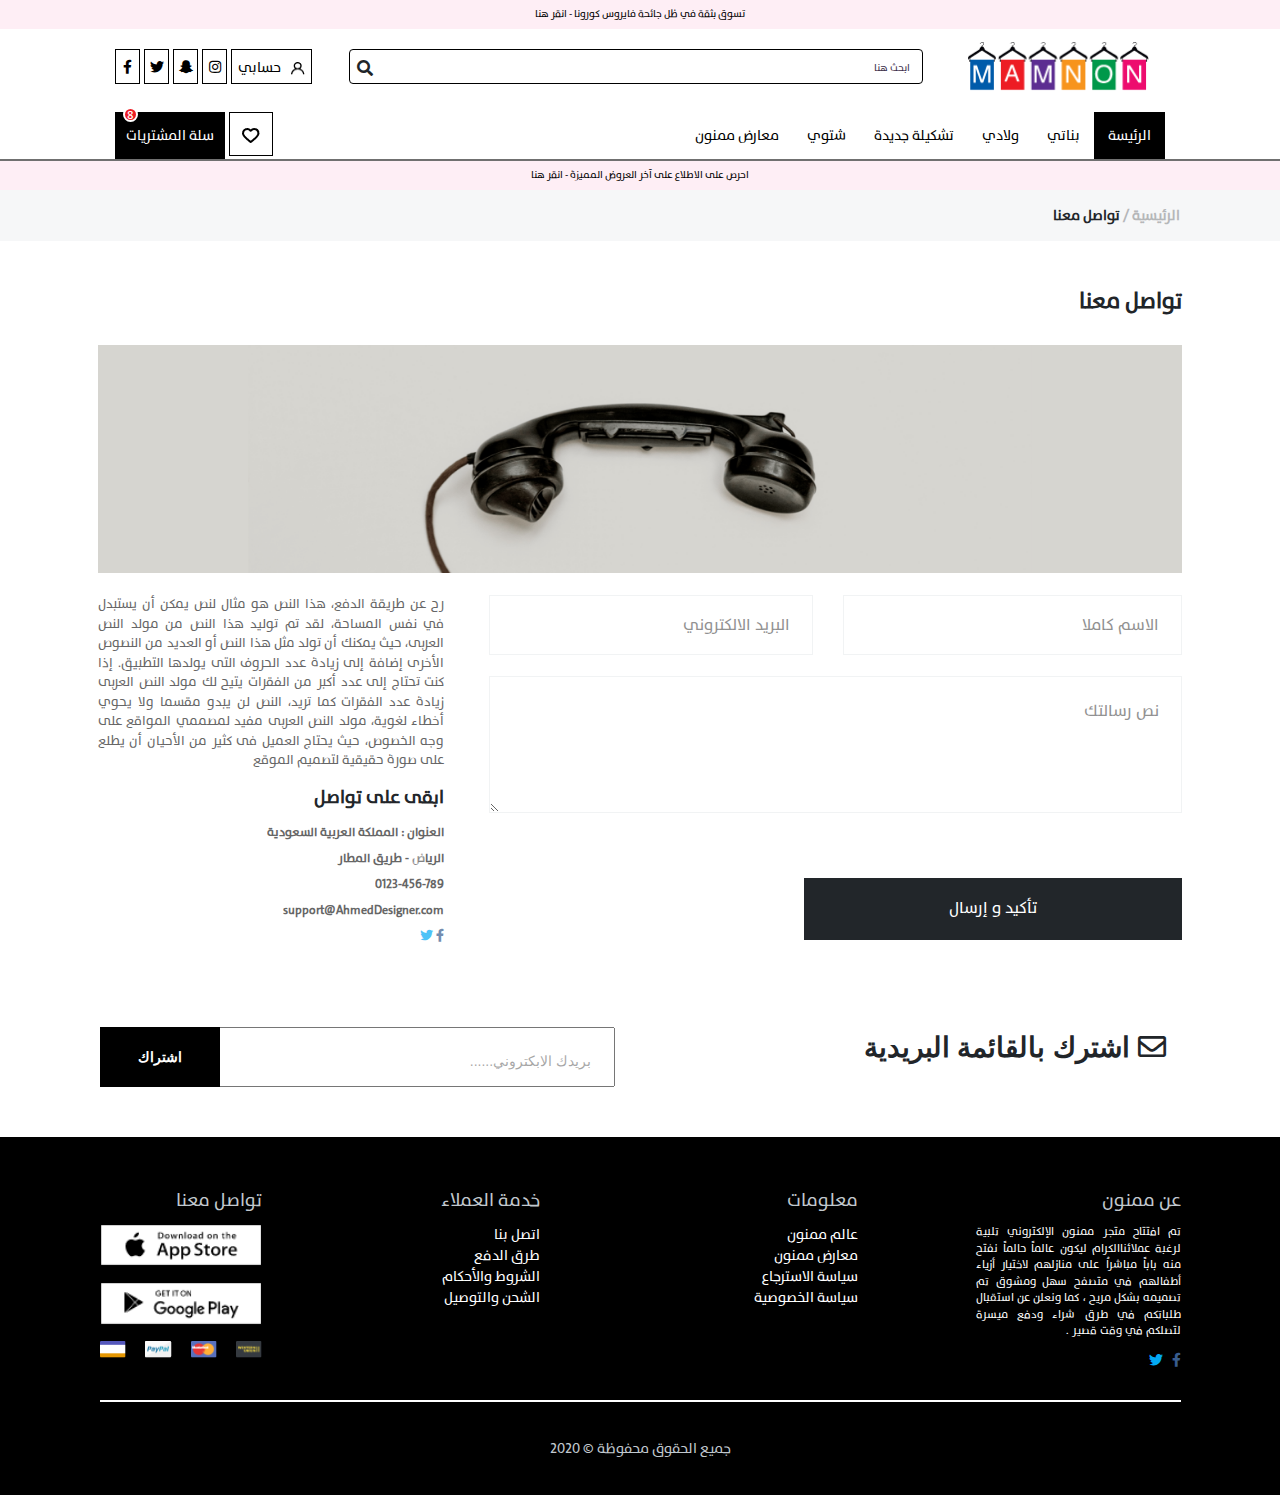
<file: MamnonCall.html>
<!DOCTYPE html>
<html lang="en">
<head>
    <meta charset="UTF-8">
    <meta name="viewport" content="width=device-width, initial-scale=1, shrink-to-fit=no">

    <link rel="stylesheet" href="style/all.min.css">
    <!--    <link rel="stylesheet" href="style/materialize.min.css">-->
    <link rel="stylesheet" href="style/bootstrap.min.css">
    <link rel="stylesheet" href="style/hover-min.css">
    <link rel="stylesheet" href="style/animate.css">
    <link rel="stylesheet" href="style/owl.carousel.min.css">
    <link rel="stylesheet" href="style/owl.theme.default.min.css">
    <link rel="stylesheet" href="style/ion.rangeSlider.min.css">
    <link rel="stylesheet" href="style/header.css">
    <link rel="stylesheet" href="style/MamnonCall.css">
    <link rel="stylesheet" href="style/footer.css">
    <link rel="stylesheet" href="style/headerResponsive.css">
    <!--    <link rel="stylesheet" href="style/cartResponsive.css">-->
    <link rel="stylesheet" href="style/footerResponsive.css">
    <title>Mamnon Call</title>
</head>
<body>

<header>
    <div class="copy-wrap">
            <span>
             تسوق بثقة في ظل جائحة فايروس كورونا <a class="navbar-brand" href="#">- انقر هنا</a>
                </span>
    </div>
    <!--/.copy-wrape-->
    <div class="first-nav">
        <nav class="navbar navbar-expand-lg navbar-top">
            <a class="navbar-brand" href="index.html"><img src="image/Group%201.png" alt="mamnon image"></a>
            <div class="collapse navbar-collapse" id="navbarSupportedContent1">
                <div class="search-nav mx-auto">
                    <form class="form-inline">
                        <input class="form-control mr-sm-2 input-reset color-inherit input-focus all-animate br-pill ph4 sans-serif header-search-input ba bw1 bg-gray1 b--gray1" type="search" placeholder="ابحث هنا" aria-label="Search"> <i class='fas fa-search'></i>
                    </form>
                </div>
                <div class="social-contact">
                    <span class="soacial"><a href="https://www.facebook.com"><i class="fab fa-facebook-f"></i></a></span>
                    <span class="soacial"><a href="https://www.twitter.com"><i class="fab fa-twitter"></i></a></span>
                    <span class="soacial"><a href="https://www.snapshat.com"><i class="fab fa-snapchat-ghost"></i></a></span>
                    <span class="soacial"><a href="https://www.instgram.com"><i class="fab fa-instagram"></i></a></span>
                    <span class="user"> <a href="SignIn.html"><span>حسابي</span><img src="image/Path%2021253.png" alt=" user imge"></a>  </span>
                </div>
            </div>
        </nav>
        <div class="second-nav">
            <nav class="navbar navbar-expand-lg">
                <div class="sideMenu">
                    <div class="close ml-auto">
                        <i class="fas fa-times"></i>
                    </div>

                    <ul>
                        <li class="nav-item active">
                            <a class="nav-link" href="#">الرئيسة <span class="sr-only">(current)</span></a>
                        </li>
                        <li class="nav-item dropdown">
                            <a class="nav-link other-menu" href="#" id="navbarDropdown" role="button"  data-toggle="dropdown" aria-haspopup="true"
                               aria-expanded="false" style="display: flex">
                                بناتي
                                <div class="mr-auto">
                                    <i class="fas fa-caret-down"></i>
                                </div>
                            </a>
                            <div class="dropdown-menu-n" aria-labelledby="navbarDropdown">
                                <a class="dropdown-item" href="#">طقم</a>
                                <a class="dropdown-item other-menu" href="#" style="display: flex">
                                    فستان
                                    <div class="mr-auto">
                                        <i class="fas fa-caret-down"></i>
                                    </div>
                                    <ul class="dropdown-second-menu-s">
                                        <a class="dropdown-seconed-item" href="#">فستان ربيعي</a>
                                        <a class="dropdown-seconed-item" href="#">فستان صيفي</a>
                                        <a class="dropdown-seconed-item" href="#"> فستان أعياد</a>
                                    </ul>
                                </a>
                                <a class="dropdown-item" href="#">بلوزة</a>
                                <a class="dropdown-item" href="#">جينز</a>
                            </div>
                        </li>
                        <li class="nav-item dropdown">
                            <a class="nav-link other-menu" href="#" id="navbarDropdown1" role="button" data-toggle="dropdown" aria-haspopup="true"
                               aria-expanded="false" style="display: flex">
                                ولادي
                                <div class="mr-auto">
                                    <i class="fas fa-caret-down"></i>
                                </div>
                            </a>
                            <div class="dropdown-menu-n" aria-labelledby="navbarDropdown1">
                                <a class="dropdown-item" href="#">بنطلون</a>
                                <a class="dropdown-item other-menu" href="#" style="display: flex">
                                    طقية
                                    <div class="mr-auto">
                                        <i class="fas fa-caret-down"></i>
                                    </div>
                                    <ul class="dropdown-second-menu-s">
                                        <li><a href="#">فستان ربيعي</a></li>
                                        <li><a href="#">فستان صيفي</a></li>
                                        <li><a href="#"> فستان أعياد</a></li>
                                    </ul>
                                </a>
                                <a class="dropdown-item" href="#">بلوزة</a>
                                <a class="dropdown-item" href="#">جينز</a>
                            </div>
                        </li>
                        <li class="nav-item">
                            <a class="nav-link" href="#" tabindex="-1" aria-disabled="true">تشكيلة جديدة</a>
                        </li>
                        <li class="nav-item">
                            <a class="nav-link" href="#" tabindex="-1" aria-disabled="true">شتوي</a>
                        </li>
                        <li class="nav-item">
                            <a class="nav-link" href="#" tabindex="-1" aria-disabled="true">معارض ممنون</a>
                        </li>
                    </ul>
                </div>
                <button class="navbar-toggler" type="button"  aria-expanded="false" aria-label="Toggle navigation">
                    <img src="image/Layer%202.png" alt="layer" class="w-100 h-100">
                </button>

                <div class="search-second-nav mr-auto">
                    <form class="form-inline">
                        <input class="form-control mr-sm-2 input-reset color-inherit input-focus all-animate br-pill ph4 sans-serif header-search-input ba bw1 bg-gray1 b--gray1" type="search" placeholder="ابحث هنا" aria-label="Search"> <i class='fas fa-search'></i>
                    </form>
                </div>

                <div class="sidebar">
                    <div class="collapse navbar-collapse" id="navbarSupportedContent">
                        <ul class="navbar-nav ml-auto first-menu">
                            <li class="nav-item active">
                                <a class="nav-link" href="#">الرئيسة <span class="sr-only">(current)</span></a>
                            </li>
                            <li class="nav-item dropdown">
                                <a class="nav-link" href="#" id="navbarDropdown2" role="button"  data-toggle="dropdown" aria-haspopup="true" aria-expanded="false">
                                    بناتي
                                </a>
                                <div class="dropdown-menu" aria-labelledby="navbarDropdown2">
                                    <a class="dropdown-item" href="#">طقم</a>
                                    <a class="dropdown-item other-menu" href="#" style="display: flex">
                                        فستان
                                        <div class="mr-auto">
                                            <i class="fas fa-caret-left"></i>
                                        </div>
                                        <ul class="dropdown-second-menu">
                                            <li>فستان ربيعي</li>
                                            <li>فستان صيفي</li>
                                            <li>فستان أعياد</li>
                                        </ul>
                                    </a>
                                    <a class="dropdown-item" href="#">بلوزة</a>
                                    <a class="dropdown-item" href="#">جينز</a>
                                </div>
                            </li>
                            <li class="nav-item dropdown">
                                <a class="nav-link other-menu" href="#" id="navbarDropdown3" role="button" data-toggle="dropdown" aria-haspopup="true" aria-expanded="false">
                                    ولادي
                                </a>
                                <div class="dropdown-menu" aria-labelledby="navbarDropdown3">
                                    <a class="dropdown-item" href="#">بنطلون</a>
                                    <a class="dropdown-item other-menu" href="#" style="display: flex">
                                        طقية
                                        <div class="mr-auto">
                                            <i class="fas fa-caret-left"></i>
                                        </div>
                                        <ul class="dropdown-second-menu">
                                            <li>فستان ربيعي</li>
                                            <li>فستان صيفي</li>
                                            <li>فستان أعياد</li>
                                        </ul>
                                    </a>
                                    <a class="dropdown-item" href="#">بلوزة</a>
                                    <a class="dropdown-item" href="#">جينز</a>
                                </div>
                            </li>
                            <li class="nav-item">
                                <a class="nav-link" href="#" tabindex="-1" aria-disabled="true">تشكيلة جديدة</a>
                            </li>
                            <li class="nav-item">
                                <a class="nav-link" href="#" tabindex="-1" aria-disabled="true">شتوي</a>
                            </li>
                            <li class="nav-item">
                                <a class="nav-link" href="#" tabindex="-1" aria-disabled="true">معارض ممنون</a>
                            </li>
                        </ul>
                        <a class="cart-nav" href="cart.html">
                            <span class="heart"><img src="image/layer1.png" alt="heart image"></span>
                            <span class="cart">سلة المشتريات  </span>
                            <span class="num-crt">8</span>
                        </a>
                    </div>
                </div>
            </nav>
        </div>
    </div>
    <!--/.first-nav-->
    <div class="seconed-copy-wrap">
            <span>
             احرص على الاطلاع على آخر العروض المميزة <a class="navbar-brand" href="#">- انقر هنا</a>
                </span>
    </div>
    <!--/.seconed-copy-wrap-->
</header>

<main>
    <div class="type-category mb-5">
        <div class="type-category-content">
            <p>
                <span>الرئيسية</span>  <span id="slash"> / </span>تواصل معنا
            </p>
        </div>
    </div>
    <div class="call">
        <h3>تواصل معنا</h3>
        <div class="base-img">
            <img src="image/base.png" alt="image">
        </div>
        <div class="row">
            <div class="col-md-8">
                <form action="">
                <div class="row">
                    <div class="col-md-6 left-input">
                        <input type="text" name="name" placeholder="الاسم كاملا">
                    </div>
                    <div class="col-md-6">
                        <input type="email" name="email" placeholder="البريد الالكتروني">
                    </div>
                    <div class="col-md-12">
                        <textarea name="msg" placeholder="نص رسالتك"></textarea>
                    </div>
                    <button name="confirm">تأكيد و إرسال</button>
                </div>
                </form>
            </div>
            <div class="col-md">
                <p>
                    رح عن طريقة الدفع، هذا النص هو مثال لنص يمكن أن يستبدل في نفس المساحة، لقد تم توليد هذا النص من مولد النص العربى، حيث يمكنك أن تولد مثل هذا النص أو العديد من النصوص الأخرى إضافة إلى زيادة عدد الحروف التى يولدها التطبيق.
                    إذا كنت تحتاج إلى عدد أكبر من الفقرات يتيح لك مولد النص العربى زيادة عدد الفقرات كما تريد، النص لن يبدو مقسما ولا يحوي أخطاء لغوية، مولد النص العربى مفيد لمصممي المواقع على وجه الخصوص، حيث يحتاج العميل فى كثير من الأحيان أن يطلع على صورة حقيقية لتصميم الموقع
                </p>
                <h5>ابقى على تواصل</h5>
                <p class="inf">العنوان : المملكة العربية السعودية</p>
                <p class="inf">الرياض - طريق المطار</p>
                <p class="inf">0123-456-789</p>
                <p class="inf">support@AhmedDesigner.com</p>
                <p>
                    <a href="https://www.facebook.com"><i class="fab fa-facebook-f"></i></a>
                    <a href="https://www.twitter.com"> <i class="fab fa-twitter"></i></a>
                </p>
            </div>
        </div>
    </div>
</main>

<footer>
    <div class="contact-email row">
        <div class="col-sm-6 content-email">
            <i class="far fa-envelope"></i> اشترك بالقائمة البريدية
        </div>
        <div class="col-sm-6 form-footer">
            <form action="">
                <input type="email" name="email"  placeholder="بريدك الابكتروني......">
                <button  name="subscribe">اشتراك</button>
            </form>
        </div>
    </div>
    <div class="footer-fo">
        <div class="footer-fo-content">
            <div class="footer-fo-col1  ml-auto" style="width: 268.59px;">
                <p class="footer-col-tittle">عن ممنون</p>
                <p class="w-100 text-justify">تم افتتاح متجر ممنون الإلكتروني تلبية لرغبة عملائناالكرام ليكون عالماً حالماً نفتح منه باباً مباشراُ على منازلهم لاختيار أزياء أطفالهم في متصفح سهل ومشوق تم تصميمه بشكل مريح ، كما ونعلن عن استقبال طلباتكم في طرق شراء ودفع ميسرة لتصلكم في وقت قصير .</p>
                <p style="margin-top: 10px">
                    <a href="www.facebbok.com"> <i class="fab fa-facebook-f face"></i></a>
                    <a href="www.twitter.com"><i class="fab fa-twitter twitter"></i></a>
                </p>
            </div>
            <!--            <div class="div-footer">-->
            <div class="footer-fo-col2  mx-auto" style="width: 200.41px;">
                <p class="footer-col-tittle"> معلومات</p>
                <p>
                    <a href="#">عالم ممنون</a>
                    <a href="#">معارض ممنون</a>
                    <a href="#">سياسة الاسترجاع</a>
                    <a href="#">سياسة الخصوصية</a>
                </p>
            </div>
            <div class="footer-fo-col3  mx-auto"style="width: 218.59px;">
                <p class="footer-col-tittle"> خدمة العملاء</p>
                <p>
                    <a href="#">اتصل بنا</a>
                    <a href="#">طرق الدفع</a>
                    <a href="#">الشروط والأحكام</a>
                    <a href="#"> الشحن والتوصيل</a>
                </p>
            </div>
            <!--            </div>-->
            <!--            <div class="div-footer">-->
            <!--<div class="footer-fo-col4  mx-auto" style="width: 218.59px;">-->
            <!--    <p class="footer-col-tittle"> روابط مساعدة</p>-->
            <!--    <p>-->
            <!--        <a href="#">الرابط هنا</a>-->
            <!--        <a href="#">الرابط هناا</a>-->
            <!--        <a href="#">الرابط هنااا</a>-->
            <!--        <a href="#">الرابط هنا بالكامل</a>-->
            <!--    </p>-->
            <!--</div>-->
            <div class="footer-fo-col5  " style="width: 162.34px;">
                <p class="footer-col-tittle"> تواصل معنا</p>
                <p>
                    <img src="image/01%20Button%20-%2004%20Apple%20Store.png" style="width: 162.34px;" alt="">
                </p>
                <p>
                    <img src="image/Google%20Play.png" style="width: 162.34px;" alt="">
                </p>
                <p class="paid row m-0" style="justify-content: space-between;width: 162.34px">
                    <img src="image/Western-union.png" alt="">
                    <img src="image/Group%2019.png" alt="">
                    <img src="image/Paypal.png" alt="">
                    <img src="image/Shape%20327.png" alt="">
                </p>
            </div>
        </div>
        <!--        </div>-->
        <div class="copy-write">
            <p>جميع الحقوق محفوظة © 2020</p>
        </div>
    </div>
</footer>

<script src="js/jquery-3.5.1.min.js"></script>
<!--<script src="js/materialize.min.js"></script>-->
<script src="js/bootstrap.min.js"></script>
<script src="js/popper.min.js"></script>
<script src="js/wow.min.js"></script>
<script src="js/owl.carousel.min.js"></script>
<script src="js/ion.rangeSlider.min.js"></script>
<script src="js/script.js"></script>
</body>
</html>
</file>
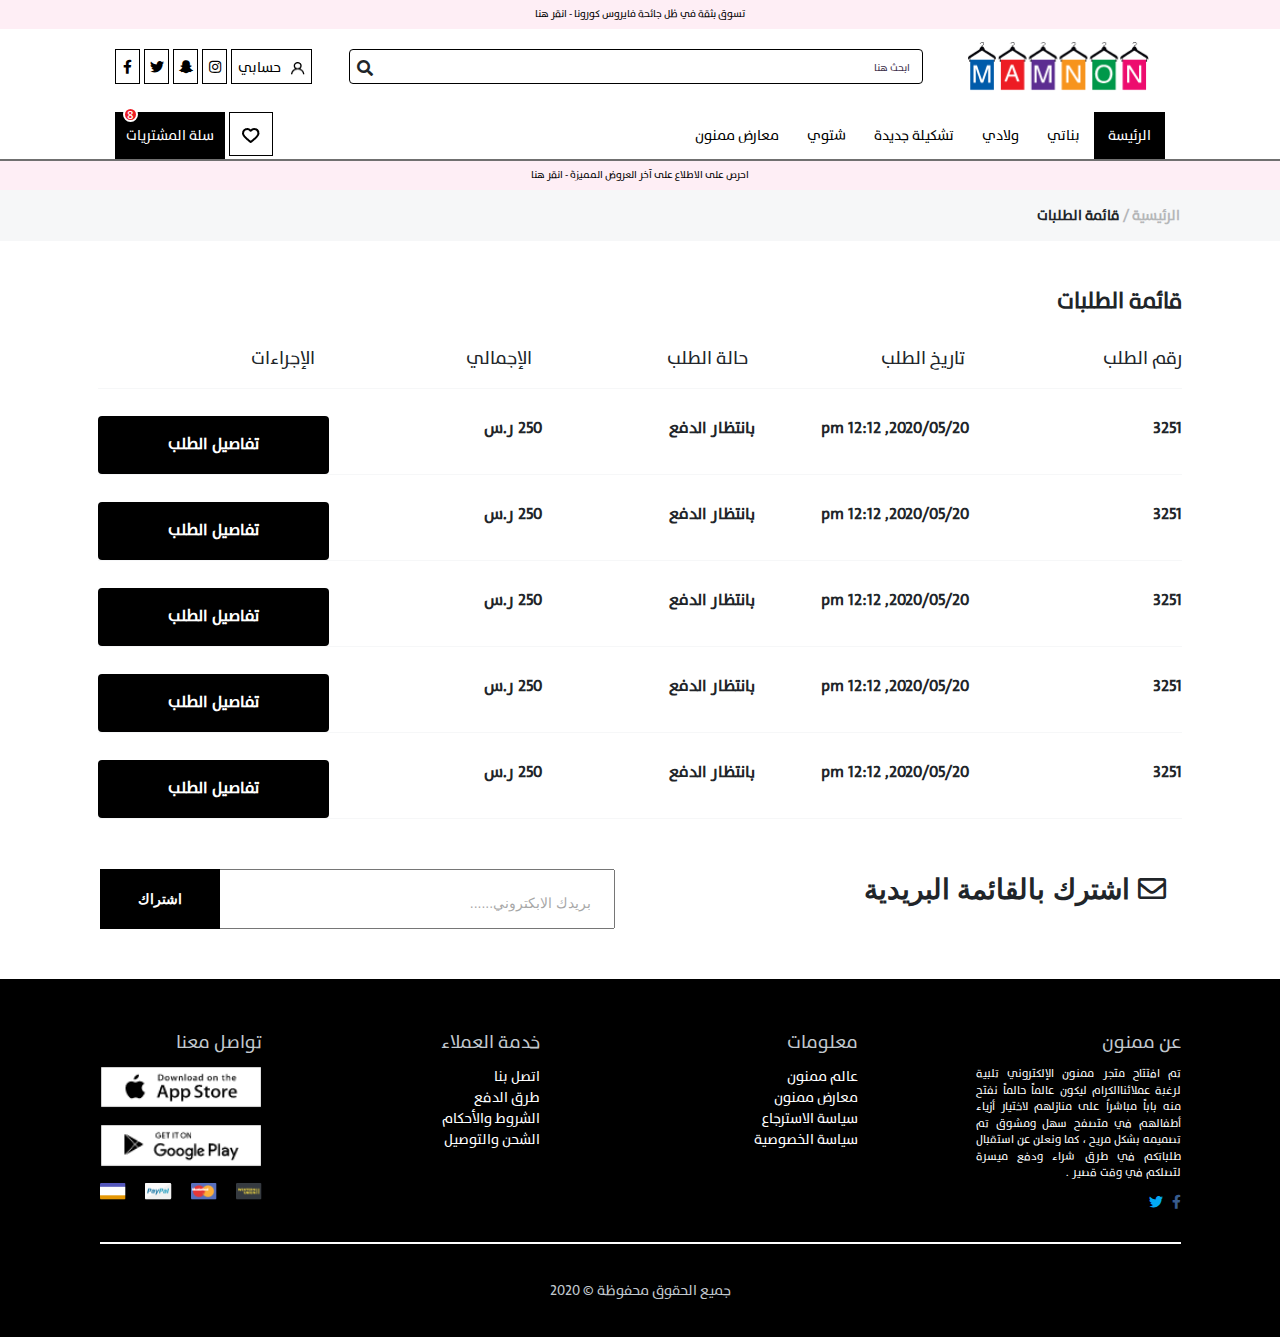
<file: MamnonOrder.html>
<!DOCTYPE html>
<html lang="en">
<head>
    <meta charset="UTF-8">
    <meta name="viewport" content="width=device-width, initial-scale=1, shrink-to-fit=no">

    <link rel="stylesheet" href="style/all.min.css">
    <!--    <link rel="stylesheet" href="style/materialize.min.css">-->
    <link rel="stylesheet" href="style/bootstrap.min.css">
    <link rel="stylesheet" href="style/hover-min.css">
    <link rel="stylesheet" href="style/animate.css">
    <link rel="stylesheet" href="style/owl.carousel.min.css">
    <link rel="stylesheet" href="style/owl.theme.default.min.css">
    <link rel="stylesheet" href="style/ion.rangeSlider.min.css">
    <link rel="stylesheet" href="style/header.css">
    <link rel="stylesheet" href="style/MamnonOrder.css">
    <link rel="stylesheet" href="style/footer.css">
    <link rel="stylesheet" href="style/headerResponsive.css">
    <!--    <link rel="stylesheet" href="style/cartResponsive.css">-->
    <link rel="stylesheet" href="style/footerResponsive.css">
    <title>Mamnon Order</title>
</head>
<body>

<header>
    <div class="copy-wrap">
            <span>
             تسوق بثقة في ظل جائحة فايروس كورونا <a class="navbar-brand" href="#">- انقر هنا</a>
                </span>
    </div>
    <!--/.copy-wrape-->
    <div class="first-nav">
        <nav class="navbar navbar-expand-lg navbar-top">
            <a class="navbar-brand" href="index.html"><img src="image/Group%201.png" alt="mamnon image"></a>
            <div class="collapse navbar-collapse" id="navbarSupportedContent1">
                <div class="search-nav mx-auto">
                    <form class="form-inline">
                        <input class="form-control mr-sm-2 input-reset color-inherit input-focus all-animate br-pill ph4 sans-serif header-search-input ba bw1 bg-gray1 b--gray1" type="search" placeholder="ابحث هنا" aria-label="Search"> <i class='fas fa-search'></i>
                    </form>
                </div>
                <div class="social-contact">
                    <span class="soacial"><a href="https://www.facebook.com"><i class="fab fa-facebook-f"></i></a></span>
                    <span class="soacial"><a href="https://www.twitter.com"><i class="fab fa-twitter"></i></a></span>
                    <span class="soacial"><a href="https://www.snapshat.com"><i class="fab fa-snapchat-ghost"></i></a></span>
                    <span class="soacial"><a href="https://www.instgram.com"><i class="fab fa-instagram"></i></a></span>
                    <span class="user"> <a href="SignIn.html"><span>حسابي</span><img src="image/Path%2021253.png" alt=" user imge"></a>  </span>
                </div>
            </div>
        </nav>
        <div class="second-nav">
            <nav class="navbar navbar-expand-lg">
                <div class="sideMenu">
                    <div class="close ml-auto">
                        <i class="fas fa-times"></i>
                    </div>

                    <ul>
                        <li class="nav-item active">
                            <a class="nav-link" href="#">الرئيسة <span class="sr-only">(current)</span></a>
                        </li>
                        <li class="nav-item dropdown">
                            <a class="nav-link other-menu" href="#" id="navbarDropdown" role="button"  data-toggle="dropdown" aria-haspopup="true"
                               aria-expanded="false" style="display: flex">
                                بناتي
                                <div class="mr-auto">
                                    <i class="fas fa-caret-down"></i>
                                </div>
                            </a>
                            <div class="dropdown-menu-n" aria-labelledby="navbarDropdown">
                                <a class="dropdown-item" href="#">طقم</a>
                                <a class="dropdown-item other-menu" href="#" style="display: flex">
                                    فستان
                                    <div class="mr-auto">
                                        <i class="fas fa-caret-down"></i>
                                    </div>
                                    <ul class="dropdown-second-menu-s">
                                        <a class="dropdown-seconed-item" href="#">فستان ربيعي</a>
                                        <a class="dropdown-seconed-item" href="#">فستان صيفي</a>
                                        <a class="dropdown-seconed-item" href="#"> فستان أعياد</a>
                                    </ul>
                                </a>
                                <a class="dropdown-item" href="#">بلوزة</a>
                                <a class="dropdown-item" href="#">جينز</a>
                            </div>
                        </li>
                        <li class="nav-item dropdown">
                            <a class="nav-link other-menu" href="#" id="navbarDropdown1" role="button" data-toggle="dropdown" aria-haspopup="true"
                               aria-expanded="false" style="display: flex">
                                ولادي
                                <div class="mr-auto">
                                    <i class="fas fa-caret-down"></i>
                                </div>
                            </a>
                            <div class="dropdown-menu-n" aria-labelledby="navbarDropdown1">
                                <a class="dropdown-item" href="#">بنطلون</a>
                                <a class="dropdown-item other-menu" href="#" style="display: flex">
                                    طقية
                                    <div class="mr-auto">
                                        <i class="fas fa-caret-down"></i>
                                    </div>
                                    <ul class="dropdown-second-menu-s">
                                        <li><a href="#">فستان ربيعي</a></li>
                                        <li><a href="#">فستان صيفي</a></li>
                                        <li><a href="#"> فستان أعياد</a></li>
                                    </ul>
                                </a>
                                <a class="dropdown-item" href="#">بلوزة</a>
                                <a class="dropdown-item" href="#">جينز</a>
                            </div>
                        </li>
                        <li class="nav-item">
                            <a class="nav-link" href="#" tabindex="-1" aria-disabled="true">تشكيلة جديدة</a>
                        </li>
                        <li class="nav-item">
                            <a class="nav-link" href="#" tabindex="-1" aria-disabled="true">شتوي</a>
                        </li>
                        <li class="nav-item">
                            <a class="nav-link" href="#" tabindex="-1" aria-disabled="true">معارض ممنون</a>
                        </li>
                    </ul>
                </div>
                <button class="navbar-toggler" type="button"  aria-expanded="false" aria-label="Toggle navigation">
                    <img src="image/Layer%202.png" alt="layer" class="w-100 h-100">
                </button>

                <div class="search-second-nav mr-auto">
                    <form class="form-inline">
                        <input class="form-control mr-sm-2 input-reset color-inherit input-focus all-animate br-pill ph4 sans-serif header-search-input ba bw1 bg-gray1 b--gray1" type="search" placeholder="ابحث هنا" aria-label="Search"> <i class='fas fa-search'></i>
                    </form>
                </div>

                <div class="sidebar">
                    <div class="collapse navbar-collapse" id="navbarSupportedContent">
                        <ul class="navbar-nav ml-auto first-menu">
                            <li class="nav-item active">
                                <a class="nav-link" href="#">الرئيسة <span class="sr-only">(current)</span></a>
                            </li>
                            <li class="nav-item dropdown">
                                <a class="nav-link" href="#" id="navbarDropdown2" role="button"  data-toggle="dropdown" aria-haspopup="true" aria-expanded="false">
                                    بناتي
                                </a>
                                <div class="dropdown-menu" aria-labelledby="navbarDropdown2">
                                    <a class="dropdown-item" href="#">طقم</a>
                                    <a class="dropdown-item other-menu" href="#" style="display: flex">
                                        فستان
                                        <div class="mr-auto">
                                            <i class="fas fa-caret-left"></i>
                                        </div>
                                        <ul class="dropdown-second-menu">
                                            <li>فستان ربيعي</li>
                                            <li>فستان صيفي</li>
                                            <li>فستان أعياد</li>
                                        </ul>
                                    </a>
                                    <a class="dropdown-item" href="#">بلوزة</a>
                                    <a class="dropdown-item" href="#">جينز</a>
                                </div>
                            </li>
                            <li class="nav-item dropdown">
                                <a class="nav-link other-menu" href="#" id="navbarDropdown3" role="button" data-toggle="dropdown" aria-haspopup="true" aria-expanded="false">
                                    ولادي
                                </a>
                                <div class="dropdown-menu" aria-labelledby="navbarDropdown3">
                                    <a class="dropdown-item" href="#">بنطلون</a>
                                    <a class="dropdown-item other-menu" href="#" style="display: flex">
                                        طقية
                                        <div class="mr-auto">
                                            <i class="fas fa-caret-left"></i>
                                        </div>
                                        <ul class="dropdown-second-menu">
                                            <li>فستان ربيعي</li>
                                            <li>فستان صيفي</li>
                                            <li>فستان أعياد</li>
                                        </ul>
                                    </a>
                                    <a class="dropdown-item" href="#">بلوزة</a>
                                    <a class="dropdown-item" href="#">جينز</a>
                                </div>
                            </li>
                            <li class="nav-item">
                                <a class="nav-link" href="#" tabindex="-1" aria-disabled="true">تشكيلة جديدة</a>
                            </li>
                            <li class="nav-item">
                                <a class="nav-link" href="#" tabindex="-1" aria-disabled="true">شتوي</a>
                            </li>
                            <li class="nav-item">
                                <a class="nav-link" href="#" tabindex="-1" aria-disabled="true">معارض ممنون</a>
                            </li>
                        </ul>
                        <a class="cart-nav" href="cart.html">
                            <span class="heart"><img src="image/layer1.png" alt="heart image"></span>
                            <span class="cart">سلة المشتريات  </span>
                            <span class="num-crt">8</span>
                        </a>
                    </div>
                </div>
            </nav>
        </div>
    </div>
    <!--/.first-nav-->
    <div class="seconed-copy-wrap">
            <span>
             احرص على الاطلاع على آخر العروض المميزة <a class="navbar-brand" href="#">- انقر هنا</a>
                </span>
    </div>
    <!--/.seconed-copy-wrap-->
</header>

<main>
    <div class="type-category mb-5">
        <div class="type-category-content">
            <p>
                <span>الرئيسية</span>  <span id="slash"> / </span>قائمة الطلبات
            </p>
        </div>
    </div>
    <div class="order-o">
    <h3>قائمة الطلبات</h3>
    <div class="order-bar">
        <p>رقم الطلب</p>
        <p>تاريخ الطلب</p>
        <p>حالة الطلب</p>
        <p>الإجمالي</p>
        <p>الإجراءات</p>
            </div>
    <div class="order-bar-m">
        <p class="left">رقم الطلب</p>
        <p class="det">التفاصيل</p>
        <p class="right">الإجمالي</p>
            </div>
     <div class="order-content">
         <div class="order">
             <p>3251</p>
             <p>2020/05/20, 12:12 pm</p>
             <p>بانتظار الدفع</p>
             <p> 250 ر.س</p>
             <a href="#">تفاصيل الطلب</a>
         </div>
         <div class="order">
             <p>3251</p>
             <p>2020/05/20, 12:12 pm</p>
             <p>بانتظار الدفع</p>
             <p> 250 ر.س</p>
             <a href="#">تفاصيل الطلب</a>
         </div>
         <div class="order">
             <p>3251</p>
             <p>2020/05/20, 12:12 pm</p>
             <p>بانتظار الدفع</p>
             <p> 250 ر.س</p>
             <a href="#">تفاصيل الطلب</a>
         </div>
         <div class="order">
             <p>3251</p>
             <p>2020/05/20, 12:12 pm</p>
             <p>بانتظار الدفع</p>
             <p> 250 ر.س</p>
             <a href="#">تفاصيل الطلب</a>
         </div>
         <div class="order">
             <p>3251</p>
             <p>2020/05/20, 12:12 pm</p>
             <p>بانتظار الدفع</p>
             <p> 250 ر.س</p>
             <a href="#">تفاصيل الطلب</a>
         </div>
         <div class="order-m">
             <p class="left">3251</p>
             <div>
             <p>2020/05/20, 12:12 pm</p>
             <p>بانتظار الدفع</p>
             <a href="#">تفاصيل الطلب</a>
             </div>
             <p class="right"> 250 ر.س</p>
         </div>
         <div class="order-m">
             <p class="left">3251</p>
             <div>
             <p>2020/05/20, 12:12 pm</p>
             <p>بانتظار الدفع</p>
             <a href="#">تفاصيل الطلب</a>
             </div>
             <p class="right"> 250 ر.س</p>
         </div>
         <div class="order-m">
             <p class="left">3251</p>
             <div>
             <p>2020/05/20, 12:12 pm</p>
             <p>بانتظار الدفع</p>
             <a href="#">تفاصيل الطلب</a>
             </div>
             <p class="right"> 250 ر.س</p>
         </div>
         <div class="order-m">
             <p class="left">3251</p>
             <div>
             <p>2020/05/20, 12:12 pm</p>
             <p>بانتظار الدفع</p>
             <a href="#">تفاصيل الطلب</a>
             </div>
             <p class="right"> 250 ر.س</p>
         </div>
         <div class="order-m">
             <p class="left">3251</p>
             <div>
             <p>2020/05/20, 12:12 pm</p>
             <p>بانتظار الدفع</p>
             <a href="#">تفاصيل الطلب</a>
             </div>
             <p class="right"> 250 ر.س</p>
         </div>

     </div>
    </div>

    </div>
</main>

<footer>
    <div class="contact-email row">
        <div class="col-sm-6 content-email">
            <i class="far fa-envelope"></i> اشترك بالقائمة البريدية
        </div>
        <div class="col-sm-6 form-footer">
            <form action="">
                <input type="email" name="email"  placeholder="بريدك الابكتروني......">
                <button  name="subscribe">اشتراك</button>
            </form>
        </div>
    </div>
    <div class="footer-fo">
        <div class="footer-fo-content">
            <div class="footer-fo-col1  ml-auto" style="width: 268.59px;">
                <p class="footer-col-tittle">عن ممنون</p>
                <p class="w-100 text-justify">تم افتتاح متجر ممنون الإلكتروني تلبية لرغبة عملائناالكرام ليكون عالماً حالماً نفتح منه باباً مباشراُ على منازلهم لاختيار أزياء أطفالهم في متصفح سهل ومشوق تم تصميمه بشكل مريح ، كما ونعلن عن استقبال طلباتكم في طرق شراء ودفع ميسرة لتصلكم في وقت قصير .</p>
                <p style="margin-top: 10px">
                    <a href="www.facebbok.com"> <i class="fab fa-facebook-f face"></i></a>
                    <a href="www.twitter.com"><i class="fab fa-twitter twitter"></i></a>
                </p>
            </div>
            <!--            <div class="div-footer">-->
            <div class="footer-fo-col2  mx-auto" style="width: 200.41px;">
                <p class="footer-col-tittle"> معلومات</p>
                <p>
                    <a href="#">عالم ممنون</a>
                    <a href="#">معارض ممنون</a>
                    <a href="#">سياسة الاسترجاع</a>
                    <a href="#">سياسة الخصوصية</a>
                </p>
            </div>
            <div class="footer-fo-col3  mx-auto"style="width: 218.59px;">
                <p class="footer-col-tittle"> خدمة العملاء</p>
                <p>
                    <a href="#">اتصل بنا</a>
                    <a href="#">طرق الدفع</a>
                    <a href="#">الشروط والأحكام</a>
                    <a href="#"> الشحن والتوصيل</a>
                </p>
            </div>
            <!--            </div>-->
            <!--            <div class="div-footer">-->
            <!--<div class="footer-fo-col4  mx-auto" style="width: 218.59px;">-->
            <!--    <p class="footer-col-tittle"> روابط مساعدة</p>-->
            <!--    <p>-->
            <!--        <a href="#">الرابط هنا</a>-->
            <!--        <a href="#">الرابط هناا</a>-->
            <!--        <a href="#">الرابط هنااا</a>-->
            <!--        <a href="#">الرابط هنا بالكامل</a>-->
            <!--    </p>-->
            <!--</div>-->
            <div class="footer-fo-col5  " style="width: 162.34px;">
                <p class="footer-col-tittle"> تواصل معنا</p>
                <p>
                    <img src="image/01%20Button%20-%2004%20Apple%20Store.png" style="width: 162.34px;" alt="">
                </p>
                <p>
                    <img src="image/Google%20Play.png" style="width: 162.34px;" alt="">
                </p>
                <p class="paid row m-0" style="justify-content: space-between;width: 162.34px">
                    <img src="image/Western-union.png" alt="">
                    <img src="image/Group%2019.png" alt="">
                    <img src="image/Paypal.png" alt="">
                    <img src="image/Shape%20327.png" alt="">
                </p>
            </div>
        </div>
        <!--        </div>-->
        <div class="copy-write">
            <p>جميع الحقوق محفوظة © 2020</p>
        </div>
    </div>
</footer>

<script src="js/jquery-3.5.1.min.js"></script>
<!--<script src="js/materialize.min.js"></script>-->
<script src="js/bootstrap.min.js"></script>
<script src="js/popper.min.js"></script>
<script src="js/wow.min.js"></script>
<script src="js/owl.carousel.min.js"></script>
<script src="js/ion.rangeSlider.min.js"></script>
<script src="js/script.js"></script>
</body>
</html>
</file>
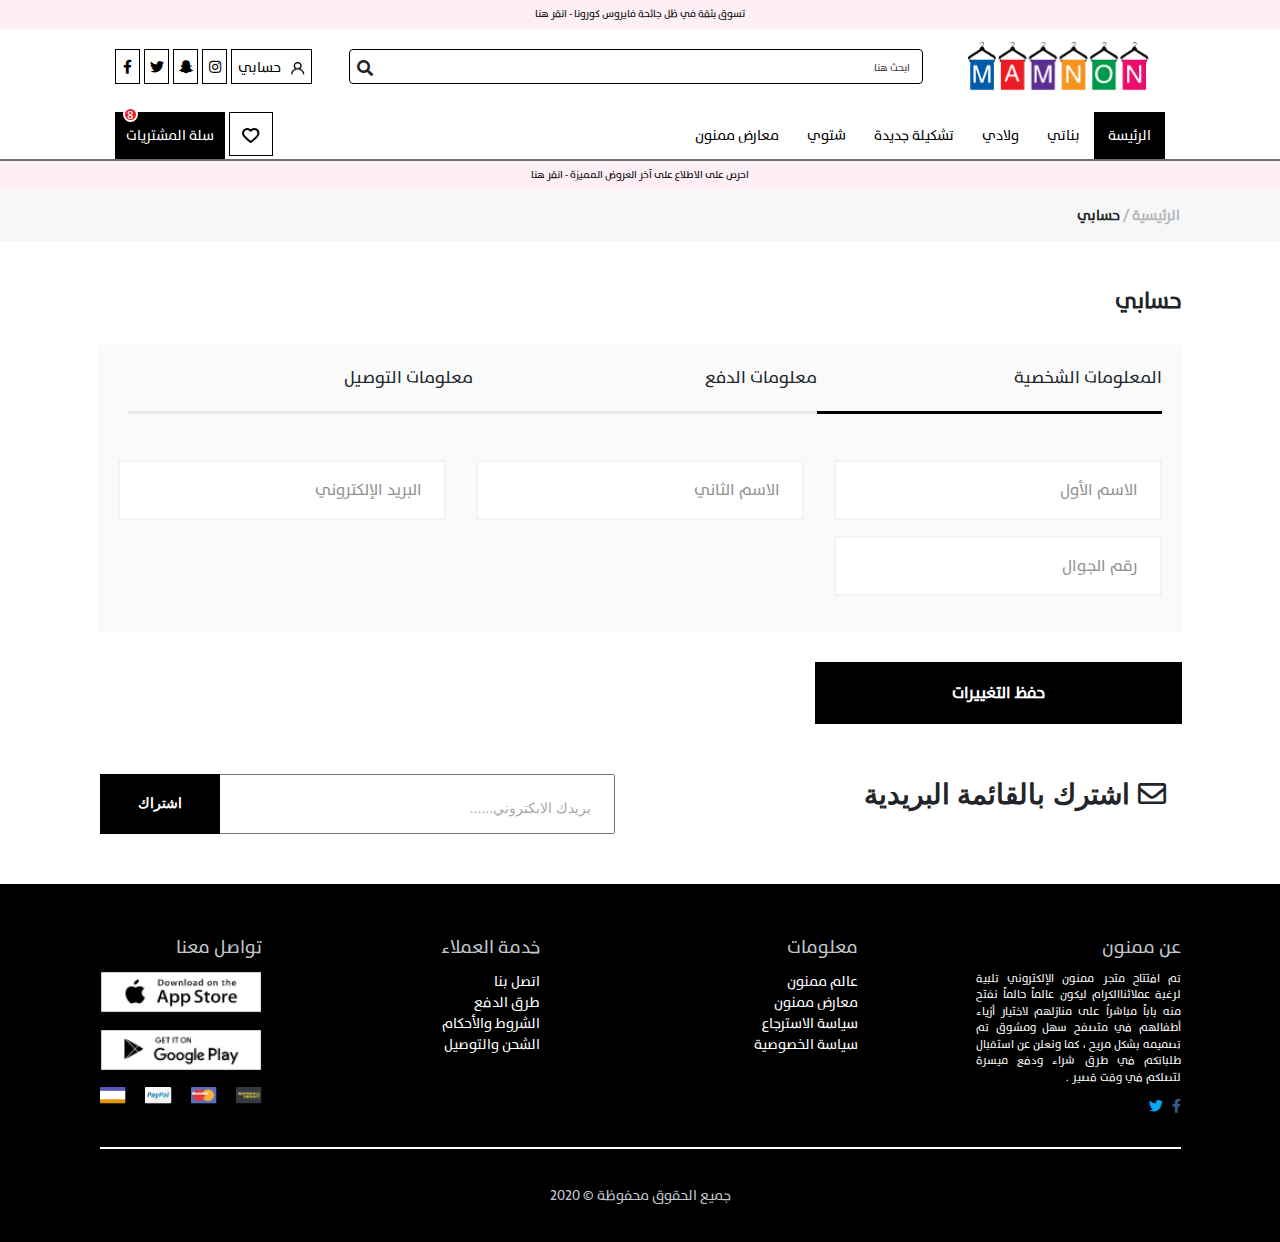
<file: MamnonProfil.html>
<!DOCTYPE html>
<html lang="en">
<head>
    <meta charset="UTF-8">
    <meta name="viewport" content="width=device-width, initial-scale=1, shrink-to-fit=no">

    <link rel="stylesheet" href="style/all.min.css">
    <!--    <link rel="stylesheet" href="style/materialize.min.css">-->
    <link rel="stylesheet" href="style/bootstrap.min.css">
    <link rel="stylesheet" href="style/hover-min.css">
    <link rel="stylesheet" href="style/animate.css">
    <link rel="stylesheet" href="style/owl.carousel.min.css">
    <link rel="stylesheet" href="style/owl.theme.default.min.css">
    <link rel="stylesheet" href="style/ion.rangeSlider.min.css">
    <link rel="stylesheet" href="style/header.css">
    <link rel="stylesheet" href="style/MamnonProfil.css">
    <link rel="stylesheet" href="style/footer.css">
    <link rel="stylesheet" href="style/headerResponsive.css">
    <!--    <link rel="stylesheet" href="style/cartResponsive.css">-->
    <link rel="stylesheet" href="style/footerResponsive.css">
    <title>Mamnon Profil</title>
</head>
<body>

<header>
    <div class="copy-wrap">
            <span>
             تسوق بثقة في ظل جائحة فايروس كورونا <a class="navbar-brand" href="#">- انقر هنا</a>
                </span>
    </div>
    <!--/.copy-wrape-->
    <div class="first-nav">
        <nav class="navbar navbar-expand-lg navbar-top">
            <a class="navbar-brand" href="index.html"><img src="image/Group%201.png" alt="mamnon image"></a>
            <div class="collapse navbar-collapse" id="navbarSupportedContent1">
                <div class="search-nav mx-auto">
                    <form class="form-inline">
                        <input class="form-control mr-sm-2 input-reset color-inherit input-focus all-animate br-pill ph4 sans-serif header-search-input ba bw1 bg-gray1 b--gray1" type="search" placeholder="ابحث هنا" aria-label="Search"> <i class='fas fa-search'></i>
                    </form>
                </div>
                <div class="social-contact">
                    <span class="soacial"><a href="https://www.facebook.com"><i class="fab fa-facebook-f"></i></a></span>
                    <span class="soacial"><a href="https://www.twitter.com"><i class="fab fa-twitter"></i></a></span>
                    <span class="soacial"><a href="https://www.snapshat.com"><i class="fab fa-snapchat-ghost"></i></a></span>
                    <span class="soacial"><a href="https://www.instgram.com"><i class="fab fa-instagram"></i></a></span>
                    <span class="user"> <a href="SignIn.html"><span>حسابي</span><img src="image/Path%2021253.png" alt=" user imge"></a>  </span>
                </div>
            </div>
        </nav>
        <div class="second-nav">
            <nav class="navbar navbar-expand-lg">
                <div class="sideMenu">
                    <div class="close ml-auto">
                        <i class="fas fa-times"></i>
                    </div>

                    <ul>
                        <li class="nav-item active">
                            <a class="nav-link" href="#">الرئيسة <span class="sr-only">(current)</span></a>
                        </li>
                        <li class="nav-item dropdown">
                            <a class="nav-link other-menu" href="#" id="navbarDropdown" role="button"  data-toggle="dropdown" aria-haspopup="true"
                               aria-expanded="false" style="display: flex">
                                بناتي
                                <div class="mr-auto">
                                    <i class="fas fa-caret-down"></i>
                                </div>
                            </a>
                            <div class="dropdown-menu-n" aria-labelledby="navbarDropdown">
                                <a class="dropdown-item" href="#">طقم</a>
                                <a class="dropdown-item other-menu" href="#" style="display: flex">
                                    فستان
                                    <div class="mr-auto">
                                        <i class="fas fa-caret-down"></i>
                                    </div>
                                    <ul class="dropdown-second-menu-s">
                                        <a class="dropdown-seconed-item" href="#">فستان ربيعي</a>
                                        <a class="dropdown-seconed-item" href="#">فستان صيفي</a>
                                        <a class="dropdown-seconed-item" href="#"> فستان أعياد</a>
                                    </ul>
                                </a>
                                <a class="dropdown-item" href="#">بلوزة</a>
                                <a class="dropdown-item" href="#">جينز</a>
                            </div>
                        </li>
                        <li class="nav-item dropdown">
                            <a class="nav-link other-menu" href="#" id="navbarDropdown1" role="button" data-toggle="dropdown" aria-haspopup="true"
                               aria-expanded="false" style="display: flex">
                                ولادي
                                <div class="mr-auto">
                                    <i class="fas fa-caret-down"></i>
                                </div>
                            </a>
                            <div class="dropdown-menu-n" aria-labelledby="navbarDropdown1">
                                <a class="dropdown-item" href="#">بنطلون</a>
                                <a class="dropdown-item other-menu" href="#" style="display: flex">
                                    طقية
                                    <div class="mr-auto">
                                        <i class="fas fa-caret-down"></i>
                                    </div>
                                    <ul class="dropdown-second-menu-s">
                                        <li><a href="#">فستان ربيعي</a></li>
                                        <li><a href="#">فستان صيفي</a></li>
                                        <li><a href="#"> فستان أعياد</a></li>
                                    </ul>
                                </a>
                                <a class="dropdown-item" href="#">بلوزة</a>
                                <a class="dropdown-item" href="#">جينز</a>
                            </div>
                        </li>
                        <li class="nav-item">
                            <a class="nav-link" href="#" tabindex="-1" aria-disabled="true">تشكيلة جديدة</a>
                        </li>
                        <li class="nav-item">
                            <a class="nav-link" href="#" tabindex="-1" aria-disabled="true">شتوي</a>
                        </li>
                        <li class="nav-item">
                            <a class="nav-link" href="#" tabindex="-1" aria-disabled="true">معارض ممنون</a>
                        </li>
                    </ul>
                </div>
                <button class="navbar-toggler" type="button"  aria-expanded="false" aria-label="Toggle navigation">
                    <img src="image/Layer%202.png" alt="layer" class="w-100 h-100">
                </button>

                <div class="search-second-nav mr-auto">
                    <form class="form-inline">
                        <input class="form-control mr-sm-2 input-reset color-inherit input-focus all-animate br-pill ph4 sans-serif header-search-input ba bw1 bg-gray1 b--gray1" type="search" placeholder="ابحث هنا" aria-label="Search"> <i class='fas fa-search'></i>
                    </form>
                </div>

                <div class="sidebar">
                    <div class="collapse navbar-collapse" id="navbarSupportedContent">
                        <ul class="navbar-nav ml-auto first-menu">
                            <li class="nav-item active">
                                <a class="nav-link" href="#">الرئيسة <span class="sr-only">(current)</span></a>
                            </li>
                            <li class="nav-item dropdown">
                                <a class="nav-link" href="#" id="navbarDropdown2" role="button"  data-toggle="dropdown" aria-haspopup="true" aria-expanded="false">
                                    بناتي
                                </a>
                                <div class="dropdown-menu" aria-labelledby="navbarDropdown2">
                                    <a class="dropdown-item" href="#">طقم</a>
                                    <a class="dropdown-item other-menu" href="#" style="display: flex">
                                        فستان
                                        <div class="mr-auto">
                                            <i class="fas fa-caret-left"></i>
                                        </div>
                                        <ul class="dropdown-second-menu">
                                            <li>فستان ربيعي</li>
                                            <li>فستان صيفي</li>
                                            <li>فستان أعياد</li>
                                        </ul>
                                    </a>
                                    <a class="dropdown-item" href="#">بلوزة</a>
                                    <a class="dropdown-item" href="#">جينز</a>
                                </div>
                            </li>
                            <li class="nav-item dropdown">
                                <a class="nav-link other-menu" href="#" id="navbarDropdown3" role="button" data-toggle="dropdown" aria-haspopup="true" aria-expanded="false">
                                    ولادي
                                </a>
                                <div class="dropdown-menu" aria-labelledby="navbarDropdown3">
                                    <a class="dropdown-item" href="#">بنطلون</a>
                                    <a class="dropdown-item other-menu" href="#" style="display: flex">
                                        طقية
                                        <div class="mr-auto">
                                            <i class="fas fa-caret-left"></i>
                                        </div>
                                        <ul class="dropdown-second-menu">
                                            <li>فستان ربيعي</li>
                                            <li>فستان صيفي</li>
                                            <li>فستان أعياد</li>
                                        </ul>
                                    </a>
                                    <a class="dropdown-item" href="#">بلوزة</a>
                                    <a class="dropdown-item" href="#">جينز</a>
                                </div>
                            </li>
                            <li class="nav-item">
                                <a class="nav-link" href="#" tabindex="-1" aria-disabled="true">تشكيلة جديدة</a>
                            </li>
                            <li class="nav-item">
                                <a class="nav-link" href="#" tabindex="-1" aria-disabled="true">شتوي</a>
                            </li>
                            <li class="nav-item">
                                <a class="nav-link" href="#" tabindex="-1" aria-disabled="true">معارض ممنون</a>
                            </li>
                        </ul>
                        <a class="cart-nav" href="cart.html">
                            <span class="heart"><img src="image/layer1.png" alt="heart image"></span>
                            <span class="cart">سلة المشتريات  </span>
                            <span class="num-crt">8</span>
                        </a>
                    </div>
                </div>
            </nav>
        </div>
    </div>
    <!--/.first-nav-->
    <div class="seconed-copy-wrap">
            <span>
             احرص على الاطلاع على آخر العروض المميزة <a class="navbar-brand" href="#">- انقر هنا</a>
                </span>
    </div>
    <!--/.seconed-copy-wrap-->
</header>

<main>
    <div class="type-category mb-5">
        <div class="type-category-content">
            <p>
                <span>الرئيسية</span>  <span id="slash"> / </span>حسابي
            </p>
        </div>
    </div>
    <div class="profil">
        <h3>حسابي</h3>
        <div class="pro">
        <div class="profil-info">
        <div class="profil-bar">
            <p id="personal">المعلومات الشخصية</p>
            <p id="payDet">معلومات الدفع</p>
            <p>معلومات التوصيل</p>
        </div>
            <div class="profil-content">
                <form action="">
                    <div class="row">
                        <div class="col-md-4 mb-3">
                            <input type="text" placeholder="الاسم الأول" name="fname">
                        </div>
                        <div class="col-md-4 mb-3">
                            <input type="text" placeholder="الاسم الثاني" name="lname">
                        </div>
                        <div class="col-md-4 mb-3">
                            <input type="email" placeholder="البريد الإلكتروني" name="email">
                        </div>
                        <div class="col-md-4 mb-3">
                            <input type="text" placeholder="رقم الجوال" name="phoneNo">
                        </div>
                    </div>
                </form>
            </div>
        </div>
        </div>
        <button name="saveSend">حفظ التغييرات</button>
            
        </div>
    </div>
</main>

<footer>
    <div class="contact-email row">
        <div class="col-sm-6 content-email">
            <i class="far fa-envelope"></i> اشترك بالقائمة البريدية
        </div>
        <div class="col-sm-6 form-footer">
            <form action="">
                <input type="email" name="email"  placeholder="بريدك الابكتروني......">
                <button  name="subscribe">اشتراك</button>
            </form>
        </div>
    </div>
    <div class="footer-fo">
        <div class="footer-fo-content">
            <div class="footer-fo-col1  ml-auto" style="width: 268.59px;">
                <p class="footer-col-tittle">عن ممنون</p>
                <p class="w-100 text-justify">تم افتتاح متجر ممنون الإلكتروني تلبية لرغبة عملائناالكرام ليكون عالماً حالماً نفتح منه باباً مباشراُ على منازلهم لاختيار أزياء أطفالهم في متصفح سهل ومشوق تم تصميمه بشكل مريح ، كما ونعلن عن استقبال طلباتكم في طرق شراء ودفع ميسرة لتصلكم في وقت قصير .</p>
                <p style="margin-top: 10px">
                    <a href="www.facebbok.com"> <i class="fab fa-facebook-f face"></i></a>
                    <a href="www.twitter.com"><i class="fab fa-twitter twitter"></i></a>
                </p>
            </div>
            <!--            <div class="div-footer">-->
            <div class="footer-fo-col2  mx-auto" style="width: 200.41px;">
                <p class="footer-col-tittle"> معلومات</p>
                <p>
                    <a href="#">عالم ممنون</a>
                    <a href="#">معارض ممنون</a>
                    <a href="#">سياسة الاسترجاع</a>
                    <a href="#">سياسة الخصوصية</a>
                </p>
            </div>
            <div class="footer-fo-col3  mx-auto"style="width: 218.59px;">
                <p class="footer-col-tittle"> خدمة العملاء</p>
                <p>
                    <a href="#">اتصل بنا</a>
                    <a href="#">طرق الدفع</a>
                    <a href="#">الشروط والأحكام</a>
                    <a href="#"> الشحن والتوصيل</a>
                </p>
            </div>
            <!--            </div>-->
            <!--            <div class="div-footer">-->
            <!--<div class="footer-fo-col4  mx-auto" style="width: 218.59px;">-->
            <!--    <p class="footer-col-tittle"> روابط مساعدة</p>-->
            <!--    <p>-->
            <!--        <a href="#">الرابط هنا</a>-->
            <!--        <a href="#">الرابط هناا</a>-->
            <!--        <a href="#">الرابط هنااا</a>-->
            <!--        <a href="#">الرابط هنا بالكامل</a>-->
            <!--    </p>-->
            <!--</div>-->
            <div class="footer-fo-col5  " style="width: 162.34px;">
                <p class="footer-col-tittle"> تواصل معنا</p>
                <p>
                    <img src="image/01%20Button%20-%2004%20Apple%20Store.png" style="width: 162.34px;" alt="">
                </p>
                <p>
                    <img src="image/Google%20Play.png" style="width: 162.34px;" alt="">
                </p>
                <p class="paid row m-0" style="justify-content: space-between;width: 162.34px">
                    <img src="image/Western-union.png" alt="">
                    <img src="image/Group%2019.png" alt="">
                    <img src="image/Paypal.png" alt="">
                    <img src="image/Shape%20327.png" alt="">
                </p>
            </div>
        </div>
        <!--        </div>-->
        <div class="copy-write">
            <p>جميع الحقوق محفوظة © 2020</p>
        </div>
    </div>
</footer>

<script src="js/jquery-3.5.1.min.js"></script>
<!--<script src="js/materialize.min.js"></script>-->
<script src="js/bootstrap.min.js"></script>
<script src="js/popper.min.js"></script>
<script src="js/wow.min.js"></script>
<script src="js/owl.carousel.min.js"></script>
<script src="js/ion.rangeSlider.min.js"></script>
<script src="js/script.js"></script>
</body>
</html>
</file>
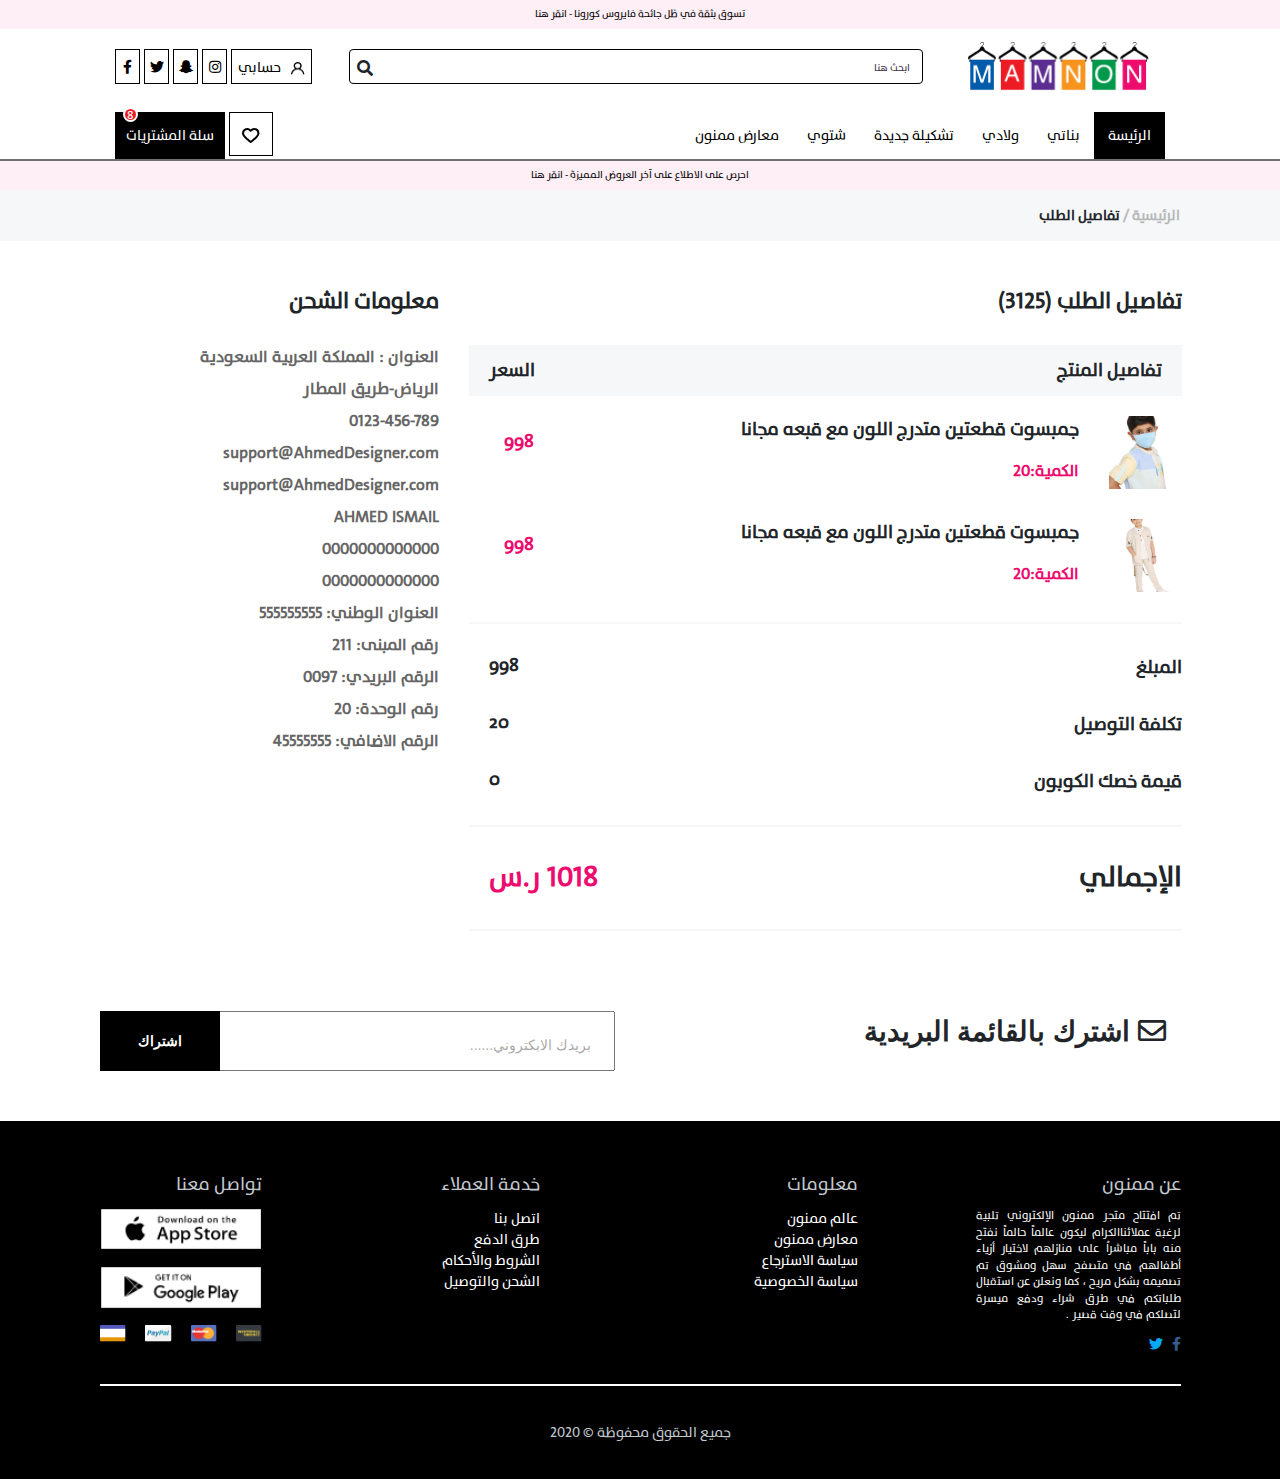
<file: orderDetail.html>
<!DOCTYPE html>
<html lang="en">
<head>
    <meta charset="UTF-8">
    <meta name="viewport" content="width=device-width, initial-scale=1, shrink-to-fit=no">

    <link rel="stylesheet" href="style/all.min.css">
    <!--    <link rel="stylesheet" href="style/materialize.min.css">-->
    <link rel="stylesheet" href="style/bootstrap.min.css">
    <link rel="stylesheet" href="style/hover-min.css">
    <link rel="stylesheet" href="style/animate.css">
    <link rel="stylesheet" href="style/owl.carousel.min.css">
    <link rel="stylesheet" href="style/owl.theme.default.min.css">
    <link rel="stylesheet" href="style/ion.rangeSlider.min.css">
    <link rel="stylesheet" href="style/header.css">
    <link rel="stylesheet" href="style/OrderDetail.css">
    <link rel="stylesheet" href="style/footer.css">
    <link rel="stylesheet" href="style/headerResponsive.css">
    <!--    <link rel="stylesheet" href="style/cartResponsive.css">-->
    <link rel="stylesheet" href="style/footerResponsive.css">
    <title>Order detail</title>
</head>
<body>

<header>
    <div class="copy-wrap">
            <span>
             تسوق بثقة في ظل جائحة فايروس كورونا <a class="navbar-brand" href="#">- انقر هنا</a>
                </span>
    </div>
    <!--/.copy-wrape-->
    <div class="first-nav">
        <nav class="navbar navbar-expand-lg navbar-top">
            <a class="navbar-brand" href="index.html"><img src="image/Group%201.png" alt="mamnon image"></a>
            <div class="collapse navbar-collapse" id="navbarSupportedContent1">
                <div class="search-nav mx-auto">
                    <form class="form-inline">
                        <input class="form-control mr-sm-2 input-reset color-inherit input-focus all-animate br-pill ph4 sans-serif header-search-input ba bw1 bg-gray1 b--gray1" type="search" placeholder="ابحث هنا" aria-label="Search"> <i class='fas fa-search'></i>
                    </form>
                </div>
                <div class="social-contact">
                    <span class="soacial"><a href="https://www.facebook.com"><i class="fab fa-facebook-f"></i></a></span>
                    <span class="soacial"><a href="https://www.twitter.com"><i class="fab fa-twitter"></i></a></span>
                    <span class="soacial"><a href="https://www.snapshat.com"><i class="fab fa-snapchat-ghost"></i></a></span>
                    <span class="soacial"><a href="https://www.instgram.com"><i class="fab fa-instagram"></i></a></span>
                    <span class="user"> <a href="SignIn.html"><span>حسابي</span><img src="image/Path%2021253.png" alt=" user imge"></a>  </span>
                </div>
            </div>
        </nav>
        <div class="second-nav">
            <nav class="navbar navbar-expand-lg">
                <div class="sideMenu">
                    <div class="close ml-auto">
                        <i class="fas fa-times"></i>
                    </div>

                    <ul>
                        <li class="nav-item active">
                            <a class="nav-link" href="#">الرئيسة <span class="sr-only">(current)</span></a>
                        </li>
                        <li class="nav-item dropdown">
                            <a class="nav-link other-menu" href="#" id="navbarDropdown" role="button"  data-toggle="dropdown" aria-haspopup="true"
                               aria-expanded="false" style="display: flex">
                                بناتي
                                <div class="mr-auto">
                                    <i class="fas fa-caret-down"></i>
                                </div>
                            </a>
                            <div class="dropdown-menu-n" aria-labelledby="navbarDropdown">
                                <a class="dropdown-item" href="#">طقم</a>
                                <a class="dropdown-item other-menu" href="#" style="display: flex">
                                    فستان
                                    <div class="mr-auto">
                                        <i class="fas fa-caret-down"></i>
                                    </div>
                                    <ul class="dropdown-second-menu-s">
                                        <a class="dropdown-seconed-item" href="#">فستان ربيعي</a>
                                        <a class="dropdown-seconed-item" href="#">فستان صيفي</a>
                                        <a class="dropdown-seconed-item" href="#"> فستان أعياد</a>
                                    </ul>
                                </a>
                                <a class="dropdown-item" href="#">بلوزة</a>
                                <a class="dropdown-item" href="#">جينز</a>
                            </div>
                        </li>
                        <li class="nav-item dropdown">
                            <a class="nav-link other-menu" href="#" id="navbarDropdown1" role="button" data-toggle="dropdown" aria-haspopup="true"
                               aria-expanded="false" style="display: flex">
                                ولادي
                                <div class="mr-auto">
                                    <i class="fas fa-caret-down"></i>
                                </div>
                            </a>
                            <div class="dropdown-menu-n" aria-labelledby="navbarDropdown1">
                                <a class="dropdown-item" href="#">بنطلون</a>
                                <a class="dropdown-item other-menu" href="#" style="display: flex">
                                    طقية
                                    <div class="mr-auto">
                                        <i class="fas fa-caret-down"></i>
                                    </div>
                                    <ul class="dropdown-second-menu-s">
                                        <li><a href="#">فستان ربيعي</a></li>
                                        <li><a href="#">فستان صيفي</a></li>
                                        <li><a href="#"> فستان أعياد</a></li>
                                    </ul>
                                </a>
                                <a class="dropdown-item" href="#">بلوزة</a>
                                <a class="dropdown-item" href="#">جينز</a>
                            </div>
                        </li>
                        <li class="nav-item">
                            <a class="nav-link" href="#" tabindex="-1" aria-disabled="true">تشكيلة جديدة</a>
                        </li>
                        <li class="nav-item">
                            <a class="nav-link" href="#" tabindex="-1" aria-disabled="true">شتوي</a>
                        </li>
                        <li class="nav-item">
                            <a class="nav-link" href="#" tabindex="-1" aria-disabled="true">معارض ممنون</a>
                        </li>
                    </ul>
                </div>
                <button class="navbar-toggler" type="button"  aria-expanded="false" aria-label="Toggle navigation">
                    <img src="image/Layer%202.png" alt="layer" class="w-100 h-100">
                </button>

                <div class="search-second-nav mr-auto">
                    <form class="form-inline">
                        <input class="form-control mr-sm-2 input-reset color-inherit input-focus all-animate br-pill ph4 sans-serif header-search-input ba bw1 bg-gray1 b--gray1" type="search" placeholder="ابحث هنا" aria-label="Search"> <i class='fas fa-search'></i>
                    </form>
                </div>

                <div class="sidebar">
                    <div class="collapse navbar-collapse" id="navbarSupportedContent">
                        <ul class="navbar-nav ml-auto first-menu">
                            <li class="nav-item active">
                                <a class="nav-link" href="#">الرئيسة <span class="sr-only">(current)</span></a>
                            </li>
                            <li class="nav-item dropdown">
                                <a class="nav-link" href="#" id="navbarDropdown2" role="button"  data-toggle="dropdown" aria-haspopup="true" aria-expanded="false">
                                    بناتي
                                </a>
                                <div class="dropdown-menu" aria-labelledby="navbarDropdown2">
                                    <a class="dropdown-item" href="#">طقم</a>
                                    <a class="dropdown-item other-menu" href="#" style="display: flex">
                                        فستان
                                        <div class="mr-auto">
                                            <i class="fas fa-caret-left"></i>
                                        </div>
                                        <ul class="dropdown-second-menu">
                                            <li>فستان ربيعي</li>
                                            <li>فستان صيفي</li>
                                            <li>فستان أعياد</li>
                                        </ul>
                                    </a>
                                    <a class="dropdown-item" href="#">بلوزة</a>
                                    <a class="dropdown-item" href="#">جينز</a>
                                </div>
                            </li>
                            <li class="nav-item dropdown">
                                <a class="nav-link other-menu" href="#" id="navbarDropdown3" role="button" data-toggle="dropdown" aria-haspopup="true" aria-expanded="false">
                                    ولادي
                                </a>
                                <div class="dropdown-menu" aria-labelledby="navbarDropdown3">
                                    <a class="dropdown-item" href="#">بنطلون</a>
                                    <a class="dropdown-item other-menu" href="#" style="display: flex">
                                        طقية
                                        <div class="mr-auto">
                                            <i class="fas fa-caret-left"></i>
                                        </div>
                                        <ul class="dropdown-second-menu">
                                            <li>فستان ربيعي</li>
                                            <li>فستان صيفي</li>
                                            <li>فستان أعياد</li>
                                        </ul>
                                    </a>
                                    <a class="dropdown-item" href="#">بلوزة</a>
                                    <a class="dropdown-item" href="#">جينز</a>
                                </div>
                            </li>
                            <li class="nav-item">
                                <a class="nav-link" href="#" tabindex="-1" aria-disabled="true">تشكيلة جديدة</a>
                            </li>
                            <li class="nav-item">
                                <a class="nav-link" href="#" tabindex="-1" aria-disabled="true">شتوي</a>
                            </li>
                            <li class="nav-item">
                                <a class="nav-link" href="#" tabindex="-1" aria-disabled="true">معارض ممنون</a>
                            </li>
                        </ul>
                        <a class="cart-nav" href="cart.html">
                            <span class="heart"><img src="image/layer1.png" alt="heart image"></span>
                            <span class="cart">سلة المشتريات  </span>
                            <span class="num-crt">8</span>
                        </a>
                    </div>
                </div>
            </nav>
        </div>
    </div>
    <!--/.first-nav-->
    <div class="seconed-copy-wrap">
            <span>
             احرص على الاطلاع على آخر العروض المميزة <a class="navbar-brand" href="#">- انقر هنا</a>
                </span>
    </div>
    <!--/.seconed-copy-wrap-->
</header>

<main>
    <div class="type-category mb-5">
        <div class="type-category-content">
            <p>
                <span>الرئيسية</span>  <span id="slash"> / </span>تفاصيل الطلب
            </p>
        </div>
    </div>
    <div class="order-detail">
        <div class="row">
            <div class="col-md-8">
                <h3>تفاصيل الطلب (3125)</h3>
                <div class="req-bar">
                    <p>تفاصيل المنتج</p>
                    <p class="price">السعر</p>
                </div>
                <div class="pro-detail">
                    <img src="image/itemb3.png" alt="boy image">
                    <div>
                        <p>جمبسوت قطعتين متدرج اللون مع قبعه مجانا</p>
                        <p class="quantity">الكمية:20</p>
                    </div>
                    <p class="price">998</p>
                </div>
                <div class="pro-detail">
                    <img src="image/itemb1.png" alt="boy image">
                    <div>
                        <p>جمبسوت قطعتين متدرج اللون مع قبعه مجانا</p>
                        <p class="quantity">الكمية:20</p>
                    </div>
                    <p class="price">998</p>
                </div>
                <hr>
                <div class="cost">
                    <p>المبلغ <span>998</span></p>
                    <p>تكلفة التوصيل <span>20</span></p>
                    <p>قيمة خصك الكوبون <span>0</span></p>
                    <hr>
                </div>
                <p class="total">الإجمالي <span>1018 ر.س</span></p>
                <hr>
            </div>
            <div class="col-md">
                <h3>معلومات الشحن</h3>
                <p>العنوان : المملكة العربية السعودية</p>
                <p>الرياض-طريق المطار</p>
                <p>0123-456-789</p>
                <p>support@AhmedDesigner.com</p>
                <p>support@AhmedDesigner.com</p>
                <p>AHMED ISMAIL</p>
                <p>0000000000000</p>
                <p>0000000000000</p>
                <p>العنوان الوطني: 555555555</p>
                <p>رقم المبنى: 211</p>
                <p>الرقم البريدي: 0097</p>
                <p>رقم الوحدة: 20</p>
                <p>الرقم الاضافي: 45555555</p>
            </div>
        </div>
    </div>
</main>

<footer>
    <div class="contact-email row">
        <div class="col-sm-6 content-email">
            <i class="far fa-envelope"></i> اشترك بالقائمة البريدية
        </div>
        <div class="col-sm-6 form-footer">
            <form action="">
                <input type="email" name="email"  placeholder="بريدك الابكتروني......">
                <button  name="subscribe">اشتراك</button>
            </form>
        </div>
    </div>
    <div class="footer-fo">
        <div class="footer-fo-content">
            <div class="footer-fo-col1  ml-auto" style="width: 268.59px;">
                <p class="footer-col-tittle">عن ممنون</p>
                <p class="w-100 text-justify">تم افتتاح متجر ممنون الإلكتروني تلبية لرغبة عملائناالكرام ليكون عالماً حالماً نفتح منه باباً مباشراُ على منازلهم لاختيار أزياء أطفالهم في متصفح سهل ومشوق تم تصميمه بشكل مريح ، كما ونعلن عن استقبال طلباتكم في طرق شراء ودفع ميسرة لتصلكم في وقت قصير .</p>
                <p style="margin-top: 10px">
                    <a href="www.facebbok.com"> <i class="fab fa-facebook-f face"></i></a>
                    <a href="www.twitter.com"><i class="fab fa-twitter twitter"></i></a>
                </p>
            </div>
            <!--            <div class="div-footer">-->
            <div class="footer-fo-col2  mx-auto" style="width: 200.41px;">
                <p class="footer-col-tittle"> معلومات</p>
                <p>
                    <a href="#">عالم ممنون</a>
                    <a href="#">معارض ممنون</a>
                    <a href="#">سياسة الاسترجاع</a>
                    <a href="#">سياسة الخصوصية</a>
                </p>
            </div>
            <div class="footer-fo-col3  mx-auto"style="width: 218.59px;">
                <p class="footer-col-tittle"> خدمة العملاء</p>
                <p>
                    <a href="#">اتصل بنا</a>
                    <a href="#">طرق الدفع</a>
                    <a href="#">الشروط والأحكام</a>
                    <a href="#"> الشحن والتوصيل</a>
                </p>
            </div>
            <!--            </div>-->
            <!--            <div class="div-footer">-->
            <!--<div class="footer-fo-col4  mx-auto" style="width: 218.59px;">-->
            <!--    <p class="footer-col-tittle"> روابط مساعدة</p>-->
            <!--    <p>-->
            <!--        <a href="#">الرابط هنا</a>-->
            <!--        <a href="#">الرابط هناا</a>-->
            <!--        <a href="#">الرابط هنااا</a>-->
            <!--        <a href="#">الرابط هنا بالكامل</a>-->
            <!--    </p>-->
            <!--</div>-->
            <div class="footer-fo-col5  " style="width: 162.34px;">
                <p class="footer-col-tittle"> تواصل معنا</p>
                <p>
                    <img src="image/01%20Button%20-%2004%20Apple%20Store.png" style="width: 162.34px;" alt="">
                </p>
                <p>
                    <img src="image/Google%20Play.png" style="width: 162.34px;" alt="">
                </p>
                <p class="paid row m-0" style="justify-content: space-between;width: 162.34px">
                    <img src="image/Western-union.png" alt="">
                    <img src="image/Group%2019.png" alt="">
                    <img src="image/Paypal.png" alt="">
                    <img src="image/Shape%20327.png" alt="">
                </p>
            </div>
        </div>
        <!--        </div>-->
        <div class="copy-write">
            <p>جميع الحقوق محفوظة © 2020</p>
        </div>
    </div>
</footer>

<script src="js/jquery-3.5.1.min.js"></script>
<!--<script src="js/materialize.min.js"></script>-->
<script src="js/bootstrap.min.js"></script>
<script src="js/popper.min.js"></script>
<script src="js/wow.min.js"></script>
<script src="js/owl.carousel.min.js"></script>
<script src="js/ion.rangeSlider.min.js"></script>
<script src="js/script.js"></script>
</body>
</html>
</file>
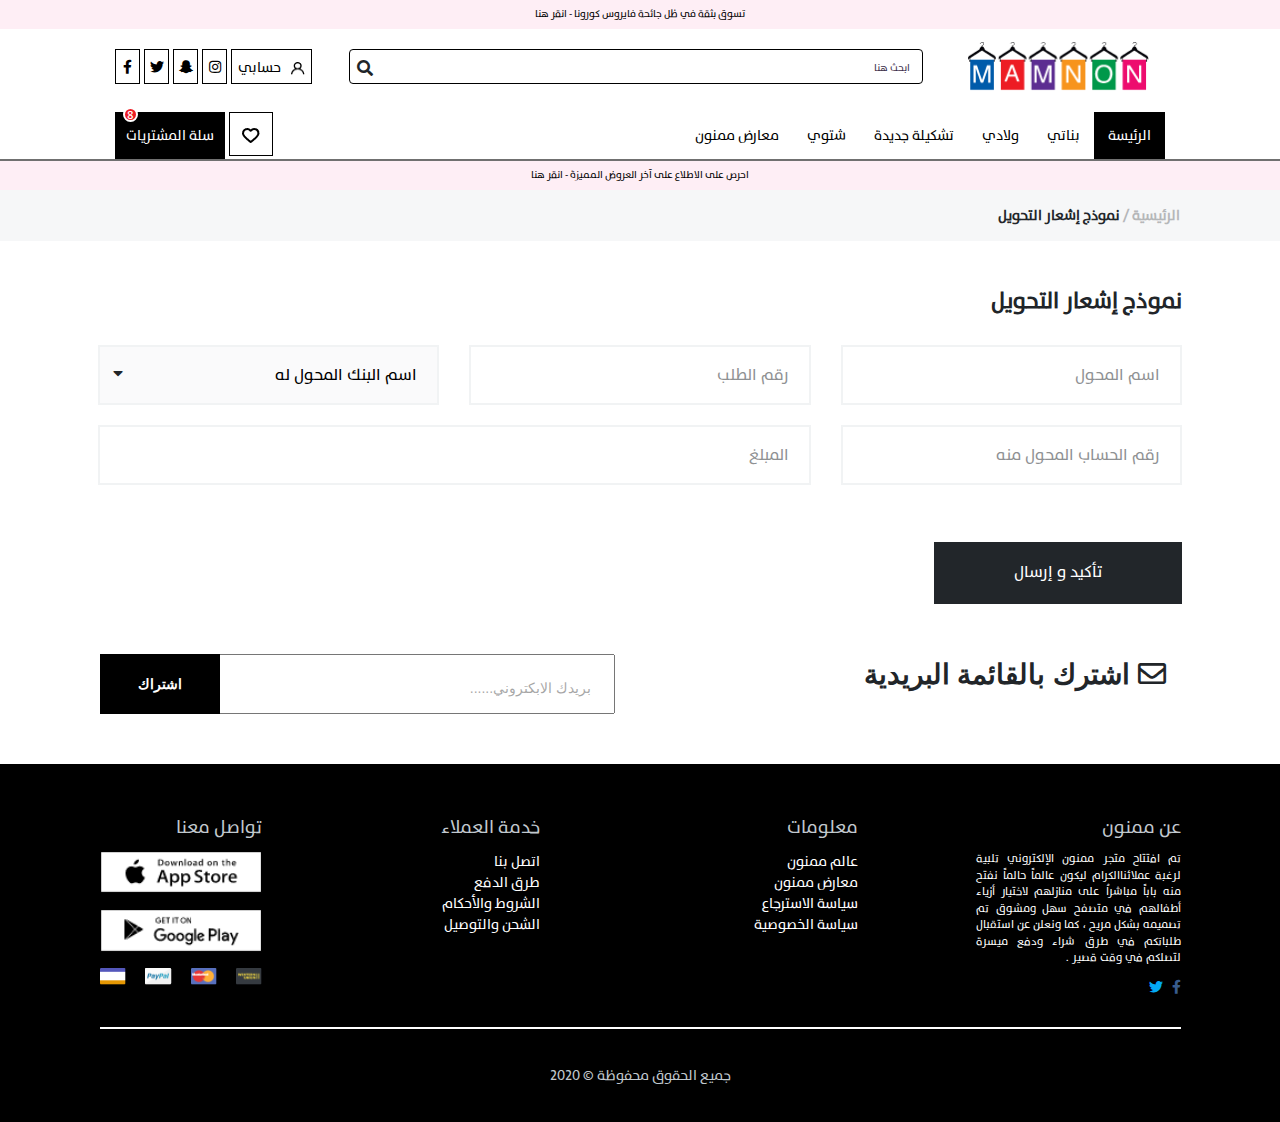
<file: sendForm.html>
<!DOCTYPE html>
<html lang="en">
<head>
    <meta charset="UTF-8">
    <meta name="viewport" content="width=device-width, initial-scale=1, shrink-to-fit=no">

    <link rel="stylesheet" href="style/all.min.css">
    <!--    <link rel="stylesheet" href="style/materialize.min.css">-->
    <link rel="stylesheet" href="style/bootstrap.min.css">
    <link rel="stylesheet" href="style/hover-min.css">
    <link rel="stylesheet" href="style/animate.css">
    <link rel="stylesheet" href="style/owl.carousel.min.css">
    <link rel="stylesheet" href="style/owl.theme.default.min.css">
    <link rel="stylesheet" href="style/ion.rangeSlider.min.css">
    <link rel="stylesheet" href="style/header.css">
    <link rel="stylesheet" href="style/sendForm.css">
    <link rel="stylesheet" href="style/footer.css">
    <link rel="stylesheet" href="style/headerResponsive.css">
    <!--    <link rel="stylesheet" href="style/cartResponsive.css">-->
    <link rel="stylesheet" href="style/footerResponsive.css">
    <title>send form</title>
</head>
<body>

<header>
    <div class="copy-wrap">
            <span>
             تسوق بثقة في ظل جائحة فايروس كورونا <a class="navbar-brand" href="#">- انقر هنا</a>
                </span>
    </div>
    <!--/.copy-wrape-->
    <div class="first-nav">
        <nav class="navbar navbar-expand-lg navbar-top">
            <a class="navbar-brand" href="index.html"><img src="image/Group%201.png" alt="mamnon image"></a>
            <div class="collapse navbar-collapse" id="navbarSupportedContent1">
                <div class="search-nav mx-auto">
                    <form class="form-inline">
                        <input class="form-control mr-sm-2 input-reset color-inherit input-focus all-animate br-pill ph4 sans-serif header-search-input ba bw1 bg-gray1 b--gray1" type="search" placeholder="ابحث هنا" aria-label="Search"> <i class='fas fa-search'></i>
                    </form>
                </div>
                <div class="social-contact">
                    <span class="soacial"><a href="https://www.facebook.com"><i class="fab fa-facebook-f"></i></a></span>
                    <span class="soacial"><a href="https://www.twitter.com"><i class="fab fa-twitter"></i></a></span>
                    <span class="soacial"><a href="https://www.snapshat.com"><i class="fab fa-snapchat-ghost"></i></a></span>
                    <span class="soacial"><a href="https://www.instgram.com"><i class="fab fa-instagram"></i></a></span>
                    <span class="user"> <a href="SignIn.html"><span>حسابي</span><img src="image/Path%2021253.png" alt=" user imge"></a>  </span>
                </div>
            </div>
        </nav>
        <div class="second-nav">
            <nav class="navbar navbar-expand-lg">
                <div class="sideMenu">
                    <div class="close ml-auto">
                        <i class="fas fa-times"></i>
                    </div>

                    <ul>
                        <li class="nav-item active">
                            <a class="nav-link" href="#">الرئيسة <span class="sr-only">(current)</span></a>
                        </li>
                        <li class="nav-item dropdown">
                            <a class="nav-link other-menu" href="#" id="navbarDropdown" role="button"  data-toggle="dropdown" aria-haspopup="true"
                               aria-expanded="false" style="display: flex">
                                بناتي
                                <div class="mr-auto">
                                    <i class="fas fa-caret-down"></i>
                                </div>
                            </a>
                            <div class="dropdown-menu-n" aria-labelledby="navbarDropdown">
                                <a class="dropdown-item" href="#">طقم</a>
                                <a class="dropdown-item other-menu" href="#" style="display: flex">
                                    فستان
                                    <div class="mr-auto">
                                        <i class="fas fa-caret-down"></i>
                                    </div>
                                    <ul class="dropdown-second-menu-s">
                                        <a class="dropdown-seconed-item" href="#">فستان ربيعي</a>
                                        <a class="dropdown-seconed-item" href="#">فستان صيفي</a>
                                        <a class="dropdown-seconed-item" href="#"> فستان أعياد</a>
                                    </ul>
                                </a>
                                <a class="dropdown-item" href="#">بلوزة</a>
                                <a class="dropdown-item" href="#">جينز</a>
                            </div>
                        </li>
                        <li class="nav-item dropdown">
                            <a class="nav-link other-menu" href="#" id="navbarDropdown1" role="button" data-toggle="dropdown" aria-haspopup="true"
                               aria-expanded="false" style="display: flex">
                                ولادي
                                <div class="mr-auto">
                                    <i class="fas fa-caret-down"></i>
                                </div>
                            </a>
                            <div class="dropdown-menu-n" aria-labelledby="navbarDropdown1">
                                <a class="dropdown-item" href="#">بنطلون</a>
                                <a class="dropdown-item other-menu" href="#" style="display: flex">
                                    طقية
                                    <div class="mr-auto">
                                        <i class="fas fa-caret-down"></i>
                                    </div>
                                    <ul class="dropdown-second-menu-s">
                                        <li><a href="#">فستان ربيعي</a></li>
                                        <li><a href="#">فستان صيفي</a></li>
                                        <li><a href="#"> فستان أعياد</a></li>
                                    </ul>
                                </a>
                                <a class="dropdown-item" href="#">بلوزة</a>
                                <a class="dropdown-item" href="#">جينز</a>
                            </div>
                        </li>
                        <li class="nav-item">
                            <a class="nav-link" href="#" tabindex="-1" aria-disabled="true">تشكيلة جديدة</a>
                        </li>
                        <li class="nav-item">
                            <a class="nav-link" href="#" tabindex="-1" aria-disabled="true">شتوي</a>
                        </li>
                        <li class="nav-item">
                            <a class="nav-link" href="#" tabindex="-1" aria-disabled="true">معارض ممنون</a>
                        </li>
                    </ul>
                </div>
                <button class="navbar-toggler" type="button"  aria-expanded="false" aria-label="Toggle navigation">
                    <img src="image/Layer%202.png" alt="layer" class="w-100 h-100">
                </button>

                <div class="search-second-nav mr-auto">
                    <form class="form-inline">
                        <input class="form-control mr-sm-2 input-reset color-inherit input-focus all-animate br-pill ph4 sans-serif header-search-input ba bw1 bg-gray1 b--gray1" type="search" placeholder="ابحث هنا" aria-label="Search"> <i class='fas fa-search'></i>
                    </form>
                </div>

                <div class="sidebar">
                    <div class="collapse navbar-collapse" id="navbarSupportedContent">
                        <ul class="navbar-nav ml-auto first-menu">
                            <li class="nav-item active">
                                <a class="nav-link" href="#">الرئيسة <span class="sr-only">(current)</span></a>
                            </li>
                            <li class="nav-item dropdown">
                                <a class="nav-link" href="#" id="navbarDropdown2" role="button"  data-toggle="dropdown" aria-haspopup="true" aria-expanded="false">
                                    بناتي
                                </a>
                                <div class="dropdown-menu" aria-labelledby="navbarDropdown2">
                                    <a class="dropdown-item" href="#">طقم</a>
                                    <a class="dropdown-item other-menu" href="#" style="display: flex">
                                        فستان
                                        <div class="mr-auto">
                                            <i class="fas fa-caret-left"></i>
                                        </div>
                                        <ul class="dropdown-second-menu">
                                            <li>فستان ربيعي</li>
                                            <li>فستان صيفي</li>
                                            <li>فستان أعياد</li>
                                        </ul>
                                    </a>
                                    <a class="dropdown-item" href="#">بلوزة</a>
                                    <a class="dropdown-item" href="#">جينز</a>
                                </div>
                            </li>
                            <li class="nav-item dropdown">
                                <a class="nav-link other-menu" href="#" id="navbarDropdown3" role="button" data-toggle="dropdown" aria-haspopup="true" aria-expanded="false">
                                    ولادي
                                </a>
                                <div class="dropdown-menu" aria-labelledby="navbarDropdown3">
                                    <a class="dropdown-item" href="#">بنطلون</a>
                                    <a class="dropdown-item other-menu" href="#" style="display: flex">
                                        طقية
                                        <div class="mr-auto">
                                            <i class="fas fa-caret-left"></i>
                                        </div>
                                        <ul class="dropdown-second-menu">
                                            <li>فستان ربيعي</li>
                                            <li>فستان صيفي</li>
                                            <li>فستان أعياد</li>
                                        </ul>
                                    </a>
                                    <a class="dropdown-item" href="#">بلوزة</a>
                                    <a class="dropdown-item" href="#">جينز</a>
                                </div>
                            </li>
                            <li class="nav-item">
                                <a class="nav-link" href="#" tabindex="-1" aria-disabled="true">تشكيلة جديدة</a>
                            </li>
                            <li class="nav-item">
                                <a class="nav-link" href="#" tabindex="-1" aria-disabled="true">شتوي</a>
                            </li>
                            <li class="nav-item">
                                <a class="nav-link" href="#" tabindex="-1" aria-disabled="true">معارض ممنون</a>
                            </li>
                        </ul>
                        <a class="cart-nav" href="cart.html">
                            <span class="heart"><img src="image/layer1.png" alt="heart image"></span>
                            <span class="cart">سلة المشتريات  </span>
                            <span class="num-crt">8</span>
                        </a>
                    </div>
                </div>
            </nav>
        </div>
    </div>
    <!--/.first-nav-->
    <div class="seconed-copy-wrap">
            <span>
             احرص على الاطلاع على آخر العروض المميزة <a class="navbar-brand" href="#">- انقر هنا</a>
                </span>
    </div>
    <!--/.seconed-copy-wrap-->
</header>

<main>
    <div class="type-category mb-5">
        <div class="type-category-content">
            <p>
                <span>الرئيسية</span>  <span id="slash"> / </span>نموذج إشعار التحويل
            </p>
        </div>
    </div>
    <div class="sendForm-content">
        <h3>نموذج إشعار التحويل</h3>
        <form action="">
            <div class="row">
                <div class="col-md-4">
            <input type="text" name="name" placeholder="اسم المحول">
                </div>
                <div class="col-md-4">
            <input type="text" name="reqNo" placeholder="رقم الطلب">
                </div>
                <div class="col-md-4">
                <select name="BankName" id="BankName">
                    <option selected>اسم البنك المحول له </option>
                    <option>اسم البنك المحول له </option>
                    <option>اسم البنك المحول له </option>
                    <option>اسم البنك المحول له </option>
                    <option>اسم البنك المحول له </option>
                    <option>اسم البنك المحول له </option>

                </select>
                    <i class="fas fa-caret-down"></i>
                </div>
            <div class="col-md-4">
                <input type="text" name="accountNo" placeholder="رقم الحساب المحول منه">
            </div>
                <div class="col-md">
                <input type="text" name="cost" placeholder="المبلغ">
                </div>
            </div>
            <button name="confirm">تأكيد و إرسال</button>
        </form>
    </div>
</main>

<footer>
    <div class="contact-email row">
        <div class="col-sm-6 content-email">
            <i class="far fa-envelope"></i> اشترك بالقائمة البريدية
        </div>
        <div class="col-sm-6 form-footer">
            <form action="">
                <input type="email" name="email"  placeholder="بريدك الابكتروني......">
                <button  name="subscribe">اشتراك</button>
            </form>
        </div>
    </div>
    <div class="footer-fo">
        <div class="footer-fo-content">
            <div class="footer-fo-col1  ml-auto" style="width: 268.59px;">
                <p class="footer-col-tittle">عن ممنون</p>
                <p class="w-100 text-justify">تم افتتاح متجر ممنون الإلكتروني تلبية لرغبة عملائناالكرام ليكون عالماً حالماً نفتح منه باباً مباشراُ على منازلهم لاختيار أزياء أطفالهم في متصفح سهل ومشوق تم تصميمه بشكل مريح ، كما ونعلن عن استقبال طلباتكم في طرق شراء ودفع ميسرة لتصلكم في وقت قصير .</p>
                <p style="margin-top: 10px">
                    <a href="www.facebbok.com"> <i class="fab fa-facebook-f face"></i></a>
                    <a href="www.twitter.com"><i class="fab fa-twitter twitter"></i></a>
                </p>
            </div>
            <!--            <div class="div-footer">-->
            <div class="footer-fo-col2  mx-auto" style="width: 200.41px;">
                <p class="footer-col-tittle"> معلومات</p>
                <p>
                    <a href="#">عالم ممنون</a>
                    <a href="#">معارض ممنون</a>
                    <a href="#">سياسة الاسترجاع</a>
                    <a href="#">سياسة الخصوصية</a>
                </p>
            </div>
            <div class="footer-fo-col3  mx-auto"style="width: 218.59px;">
                <p class="footer-col-tittle"> خدمة العملاء</p>
                <p>
                    <a href="#">اتصل بنا</a>
                    <a href="#">طرق الدفع</a>
                    <a href="#">الشروط والأحكام</a>
                    <a href="#"> الشحن والتوصيل</a>
                </p>
            </div>
            <!--            </div>-->
            <!--            <div class="div-footer">-->
            <!--<div class="footer-fo-col4  mx-auto" style="width: 218.59px;">-->
            <!--    <p class="footer-col-tittle"> روابط مساعدة</p>-->
            <!--    <p>-->
            <!--        <a href="#">الرابط هنا</a>-->
            <!--        <a href="#">الرابط هناا</a>-->
            <!--        <a href="#">الرابط هنااا</a>-->
            <!--        <a href="#">الرابط هنا بالكامل</a>-->
            <!--    </p>-->
            <!--</div>-->
            <div class="footer-fo-col5  " style="width: 162.34px;">
                <p class="footer-col-tittle"> تواصل معنا</p>
                <p>
                    <img src="image/01%20Button%20-%2004%20Apple%20Store.png" style="width: 162.34px;" alt="">
                </p>
                <p>
                    <img src="image/Google%20Play.png" style="width: 162.34px;" alt="">
                </p>
                <p class="paid row m-0" style="justify-content: space-between;width: 162.34px">
                    <img src="image/Western-union.png" alt="">
                    <img src="image/Group%2019.png" alt="">
                    <img src="image/Paypal.png" alt="">
                    <img src="image/Shape%20327.png" alt="">
                </p>
            </div>
        </div>
        <!--        </div>-->
        <div class="copy-write">
            <p>جميع الحقوق محفوظة © 2020</p>
        </div>
    </div>
</footer>

<script src="js/jquery-3.5.1.min.js"></script>
<!--<script src="js/materialize.min.js"></script>-->
<script src="js/bootstrap.min.js"></script>
<script src="js/popper.min.js"></script>
<script src="js/wow.min.js"></script>
<script src="js/owl.carousel.min.js"></script>
<script src="js/ion.rangeSlider.min.js"></script>
<script src="js/script.js"></script>
</body>
</html>
</file>
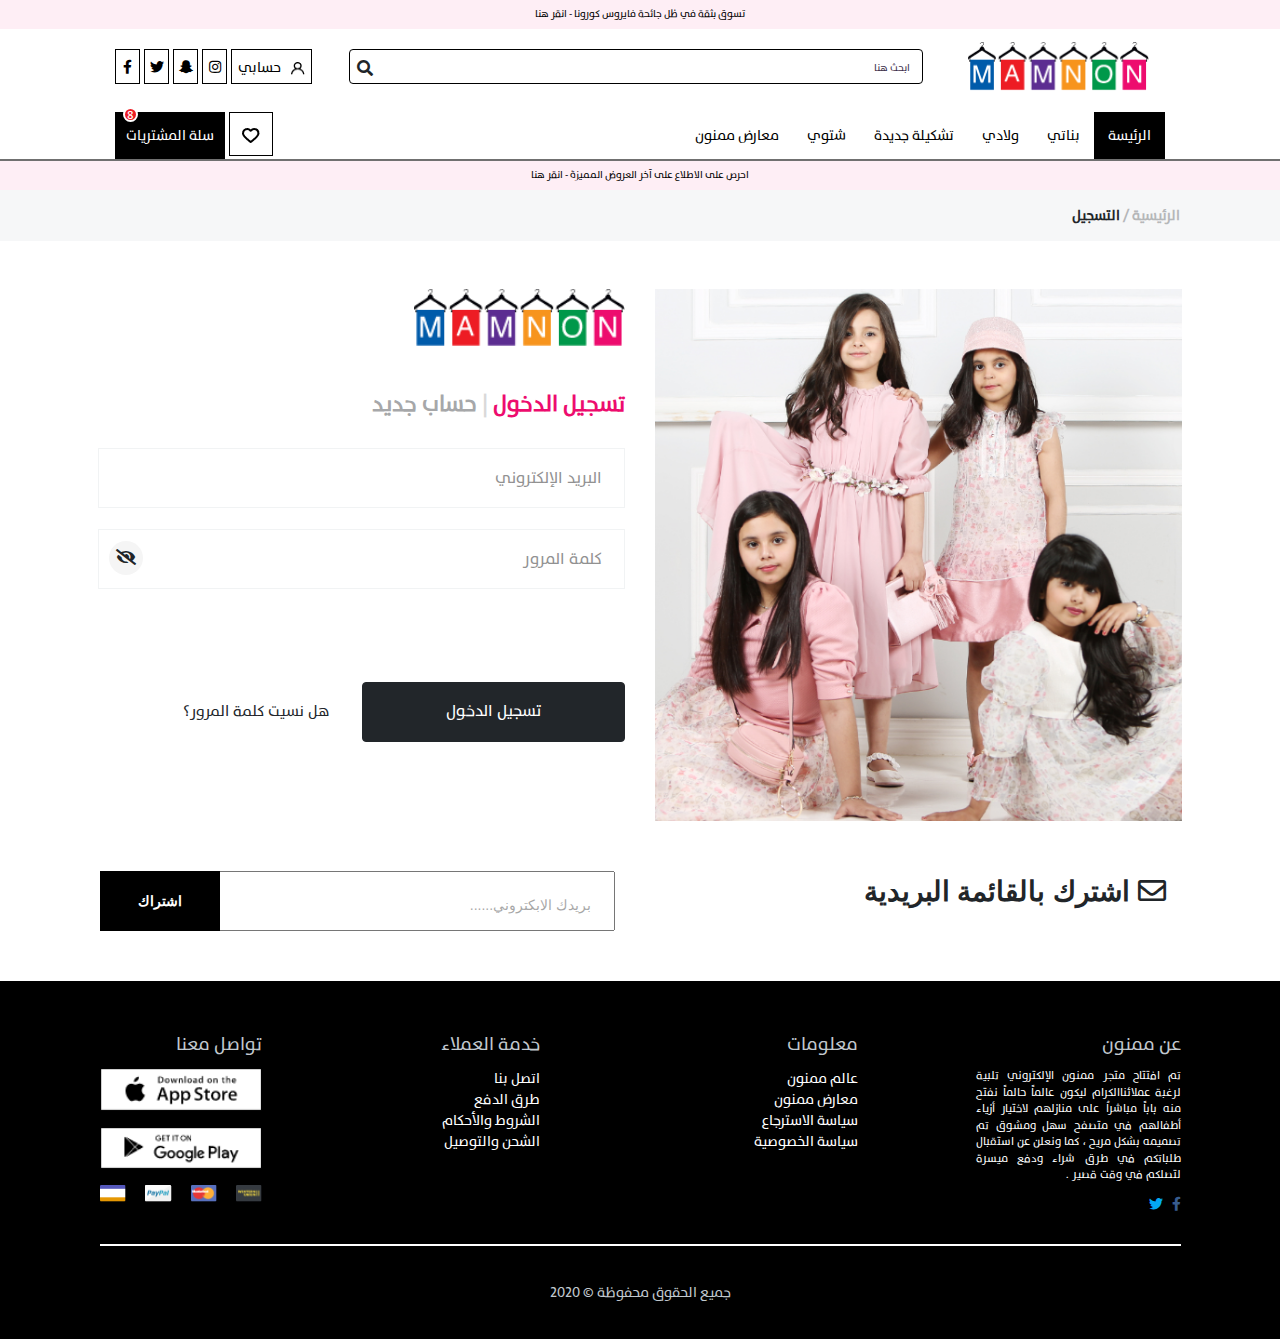
<file: SignIn.html>
<!DOCTYPE html>
<html lang="en">
<head>
    <meta charset="UTF-8">
    <meta name="viewport" content="width=device-width, initial-scale=1, shrink-to-fit=no">

    <link rel="stylesheet" href="style/all.min.css">
    <!--    <link rel="stylesheet" href="style/materialize.min.css">-->
    <link rel="stylesheet" href="style/bootstrap.min.css">
    <link rel="stylesheet" href="style/hover-min.css">
    <link rel="stylesheet" href="style/animate.css">
    <link rel="stylesheet" href="style/owl.carousel.min.css">
    <link rel="stylesheet" href="style/owl.theme.default.min.css">
    <link rel="stylesheet" href="style/ion.rangeSlider.min.css">
    <link rel="stylesheet" href="style/header.css">
    <link rel="stylesheet" href="style/sign.css">
    <link rel="stylesheet" href="style/footer.css">
    <link rel="stylesheet" href="style/headerResponsive.css">
<!--    <link rel="stylesheet" href="style/cartResponsive.css">-->
    <link rel="stylesheet" href="style/footerResponsive.css">
    <title>Sign In</title>
</head>
<body>

<div class="model-wrap">
    <div class="box">
        <p class="close-wrap"><i class="fas fa-times"></i></p>
        <h3>  نسيت كلمة المرور<i class="fas fa-unlock-alt"></i></h3>
        <hr>
        <p class="text">الرجاء إدخال البريد الإلكتروني للمستخد في عملية التسجيل</p>
        <form action="">
            <label>البريد الإلكتروني</label>
            <input type="email" placeholder="البريد الإلكتروني" name="email-wrapper">
            <button name="send">إرسال</button>
        </form>
    </div>
</div>

<header>
    <div class="copy-wrap">
            <span>
             تسوق بثقة في ظل جائحة فايروس كورونا <a class="navbar-brand" href="#">- انقر هنا</a>
                </span>
    </div>
    <!--/.copy-wrape-->
    <div class="first-nav">
        <nav class="navbar navbar-expand-lg navbar-top">
            <a class="navbar-brand" href="index.html"><img src="image/Group%201.png" alt="mamnon image"></a>
            <div class="collapse navbar-collapse" id="navbarSupportedContent1">
                <div class="search-nav mx-auto">
                    <form class="form-inline">
                        <input class="form-control mr-sm-2 input-reset color-inherit input-focus all-animate br-pill ph4 sans-serif header-search-input ba bw1 bg-gray1 b--gray1" type="search" placeholder="ابحث هنا" aria-label="Search"> <i class='fas fa-search'></i>
                    </form>
                </div>
                <div class="social-contact">
                    <span class="soacial"><a href="https://www.facebook.com"><i class="fab fa-facebook-f"></i></a></span>
                    <span class="soacial"><a href="https://www.twitter.com"><i class="fab fa-twitter"></i></a></span>
                    <span class="soacial"><a href="https://www.snapshat.com"><i class="fab fa-snapchat-ghost"></i></a></span>
                    <span class="soacial"><a href="https://www.instgram.com"><i class="fab fa-instagram"></i></a></span>
                    <span class="user"> <a href="SignIn.html"><span>حسابي</span><img src="image/Path%2021253.png" alt=" user imge"></a>  </span>
                </div>
            </div>
        </nav>
        <div class="second-nav">
            <nav class="navbar navbar-expand-lg">
                <div class="sideMenu">
                    <div class="close ml-auto">
                        <i class="fas fa-times"></i>
                    </div>

                    <ul>
                        <li class="nav-item active">
                            <a class="nav-link" href="#">الرئيسة <span class="sr-only">(current)</span></a>
                        </li>
                        <li class="nav-item dropdown">
                            <a class="nav-link other-menu" href="#" id="navbarDropdown" role="button"  data-toggle="dropdown" aria-haspopup="true"
                               aria-expanded="false" style="display: flex">
                                بناتي
                                <div class="mr-auto">
                                    <i class="fas fa-caret-down"></i>
                                </div>
                            </a>
                            <div class="dropdown-menu-n" aria-labelledby="navbarDropdown">
                                <a class="dropdown-item" href="#">طقم</a>
                                <a class="dropdown-item other-menu" href="#" style="display: flex">
                                    فستان
                                    <div class="mr-auto">
                                        <i class="fas fa-caret-down"></i>
                                    </div>
                                    <ul class="dropdown-second-menu-s">
                                        <a class="dropdown-seconed-item" href="#">فستان ربيعي</a>
                                        <a class="dropdown-seconed-item" href="#">فستان صيفي</a>
                                        <a class="dropdown-seconed-item" href="#"> فستان أعياد</a>
                                    </ul>
                                </a>
                                <a class="dropdown-item" href="#">بلوزة</a>
                                <a class="dropdown-item" href="#">جينز</a>
                            </div>
                        </li>
                        <li class="nav-item dropdown">
                            <a class="nav-link other-menu" href="#" id="navbarDropdown1" role="button" data-toggle="dropdown" aria-haspopup="true"
                               aria-expanded="false" style="display: flex">
                                ولادي
                                <div class="mr-auto">
                                    <i class="fas fa-caret-down"></i>
                                </div>
                            </a>
                            <div class="dropdown-menu-n" aria-labelledby="navbarDropdown1">
                                <a class="dropdown-item" href="#">بنطلون</a>
                                <a class="dropdown-item other-menu" href="#" style="display: flex">
                                    طقية
                                    <div class="mr-auto">
                                        <i class="fas fa-caret-down"></i>
                                    </div>
                                    <ul class="dropdown-second-menu-s">
                                        <li><a href="#">فستان ربيعي</a></li>
                                        <li><a href="#">فستان صيفي</a></li>
                                        <li><a href="#"> فستان أعياد</a></li>
                                    </ul>
                                </a>
                                <a class="dropdown-item" href="#">بلوزة</a>
                                <a class="dropdown-item" href="#">جينز</a>
                            </div>
                        </li>
                        <li class="nav-item">
                            <a class="nav-link" href="#" tabindex="-1" aria-disabled="true">تشكيلة جديدة</a>
                        </li>
                        <li class="nav-item">
                            <a class="nav-link" href="#" tabindex="-1" aria-disabled="true">شتوي</a>
                        </li>
                        <li class="nav-item">
                            <a class="nav-link" href="#" tabindex="-1" aria-disabled="true">معارض ممنون</a>
                        </li>
                    </ul>
                </div>
                <button class="navbar-toggler" type="button"  aria-expanded="false" aria-label="Toggle navigation">
                    <img src="image/Layer%202.png" alt="layer" class="w-100 h-100">
                </button>

                <div class="search-second-nav mr-auto">
                    <form class="form-inline">
                        <input class="form-control mr-sm-2 input-reset color-inherit input-focus all-animate br-pill ph4 sans-serif header-search-input ba bw1 bg-gray1 b--gray1" type="search" placeholder="ابحث هنا" aria-label="Search"> <i class='fas fa-search'></i>
                    </form>
                </div>

                <div class="sidebar">
                    <div class="collapse navbar-collapse" id="navbarSupportedContent">
                        <ul class="navbar-nav ml-auto first-menu">
                            <li class="nav-item active">
                                <a class="nav-link" href="#">الرئيسة <span class="sr-only">(current)</span></a>
                            </li>
                            <li class="nav-item dropdown">
                                <a class="nav-link" href="#" id="navbarDropdown2" role="button"  data-toggle="dropdown" aria-haspopup="true" aria-expanded="false">
                                    بناتي
                                </a>
                                <div class="dropdown-menu" aria-labelledby="navbarDropdown2">
                                    <a class="dropdown-item" href="#">طقم</a>
                                    <a class="dropdown-item other-menu" href="#" style="display: flex">
                                        فستان
                                        <div class="mr-auto">
                                            <i class="fas fa-caret-left"></i>
                                        </div>
                                        <ul class="dropdown-second-menu">
                                            <li>فستان ربيعي</li>
                                            <li>فستان صيفي</li>
                                            <li>فستان أعياد</li>
                                        </ul>
                                    </a>
                                    <a class="dropdown-item" href="#">بلوزة</a>
                                    <a class="dropdown-item" href="#">جينز</a>
                                </div>
                            </li>
                            <li class="nav-item dropdown">
                                <a class="nav-link other-menu" href="#" id="navbarDropdown3" role="button" data-toggle="dropdown" aria-haspopup="true" aria-expanded="false">
                                    ولادي
                                </a>
                                <div class="dropdown-menu" aria-labelledby="navbarDropdown3">
                                    <a class="dropdown-item" href="#">بنطلون</a>
                                    <a class="dropdown-item other-menu" href="#" style="display: flex">
                                        طقية
                                        <div class="mr-auto">
                                            <i class="fas fa-caret-left"></i>
                                        </div>
                                        <ul class="dropdown-second-menu">
                                            <li>فستان ربيعي</li>
                                            <li>فستان صيفي</li>
                                            <li>فستان أعياد</li>
                                        </ul>
                                    </a>
                                    <a class="dropdown-item" href="#">بلوزة</a>
                                    <a class="dropdown-item" href="#">جينز</a>
                                </div>
                            </li>
                            <li class="nav-item">
                                <a class="nav-link" href="#" tabindex="-1" aria-disabled="true">تشكيلة جديدة</a>
                            </li>
                            <li class="nav-item">
                                <a class="nav-link" href="#" tabindex="-1" aria-disabled="true">شتوي</a>
                            </li>
                            <li class="nav-item">
                                <a class="nav-link" href="#" tabindex="-1" aria-disabled="true">معارض ممنون</a>
                            </li>
                        </ul>
                        <a class="cart-nav" href="cart.html">
                            <span class="heart"><img src="image/layer1.png" alt="heart image"></span>
                            <span class="cart">سلة المشتريات  </span>
                            <span class="num-crt">8</span>
                        </a>
                    </div>
                </div>
            </nav>
        </div>
    </div>
    <!--/.first-nav-->
    <div class="seconed-copy-wrap">
            <span>
             احرص على الاطلاع على آخر العروض المميزة <a class="navbar-brand" href="#">- انقر هنا</a>
                </span>
    </div>
    <!--/.seconed-copy-wrap-->
</header>

<main>
    <div class="type-category mb-5">
        <div class="type-category-content">
            <p>
                <span>الرئيسية</span>  <span id="slash"> / </span>التسجيل
            </p>
        </div>
    </div>
    <div class="sign-content">
        <div class="row">
            <div class="col-md-6 sign-img">
                <img src="image/girl-base.png"  class="girls"  alt="sign image">
            </div>
            <div class="col-md-6">
                <p id="logo"><img src="image/Group%201.png" class="logo"  alt="logo"></p>
                <p class="choos-sign">
                     <span>تسجيل الدخول</span> <span class="dash"> | </span>  <a href="SignUP.html">حساب جديد</a>
                </p>
                <div class="form-sign">
                    <form action="">
                        <input type="email" name="email" placeholder="البريد الإلكتروني" required>
                        <div class="pass pass-check pass-in-margin">
                            <input type="password" name="pass" placeholder="كلمة المرور" class="Yourpassword">
                            <span><i class="fas fa-eye-slash"></i></span>
                        </div>
                        <button name="login">تسجيل الدخول</button>
                        <a href="#">هل نسيت كلمة المرور؟</a>

                    </form>
                </div>
            </div>
        </div>
    </div>
</main>

<footer>
    <div class="contact-email row">
        <div class="col-sm-6 content-email">
            <i class="far fa-envelope"></i> اشترك بالقائمة البريدية
        </div>
        <div class="col-sm-6 form-footer">
            <form action="">
                <input type="email" name="email"  placeholder="بريدك الابكتروني......">
                <button  name="subscribe">اشتراك</button>
            </form>
        </div>
    </div>
    <div class="footer-fo">
        <div class="footer-fo-content">
            <div class="footer-fo-col1  ml-auto" style="width: 268.59px;">
                <p class="footer-col-tittle">عن ممنون</p>
                <p class="w-100 text-justify">تم افتتاح متجر ممنون الإلكتروني تلبية لرغبة عملائناالكرام ليكون عالماً حالماً نفتح منه باباً مباشراُ على منازلهم لاختيار أزياء أطفالهم في متصفح سهل ومشوق تم تصميمه بشكل مريح ، كما ونعلن عن استقبال طلباتكم في طرق شراء ودفع ميسرة لتصلكم في وقت قصير .</p>
                <p style="margin-top: 10px">
                    <a href="www.facebbok.com"> <i class="fab fa-facebook-f face"></i></a>
                    <a href="www.twitter.com"><i class="fab fa-twitter twitter"></i></a>
                </p>
            </div>
            <!--            <div class="div-footer">-->
            <div class="footer-fo-col2  mx-auto" style="width: 200.41px;">
                <p class="footer-col-tittle"> معلومات</p>
                <p>
                    <a href="#">عالم ممنون</a>
                    <a href="#">معارض ممنون</a>
                    <a href="#">سياسة الاسترجاع</a>
                    <a href="#">سياسة الخصوصية</a>
                </p>
            </div>
            <div class="footer-fo-col3  mx-auto"style="width: 218.59px;">
                <p class="footer-col-tittle"> خدمة العملاء</p>
                <p>
                    <a href="#">اتصل بنا</a>
                    <a href="#">طرق الدفع</a>
                    <a href="#">الشروط والأحكام</a>
                    <a href="#"> الشحن والتوصيل</a>
                </p>
            </div>
            <!--            </div>-->
            <!--            <div class="div-footer">-->
            <!--<div class="footer-fo-col4  mx-auto" style="width: 218.59px;">-->
            <!--    <p class="footer-col-tittle"> روابط مساعدة</p>-->
            <!--    <p>-->
            <!--        <a href="#">الرابط هنا</a>-->
            <!--        <a href="#">الرابط هناا</a>-->
            <!--        <a href="#">الرابط هنااا</a>-->
            <!--        <a href="#">الرابط هنا بالكامل</a>-->
            <!--    </p>-->
            <!--</div>-->
            <div class="footer-fo-col5  " style="width: 162.34px;">
                <p class="footer-col-tittle"> تواصل معنا</p>
                <p>
                    <img src="image/01%20Button%20-%2004%20Apple%20Store.png" style="width: 162.34px;" alt="">
                </p>
                <p>
                    <img src="image/Google%20Play.png" style="width: 162.34px;" alt="">
                </p>
                <p class="paid row m-0" style="justify-content: space-between;width: 162.34px">
                    <img src="image/Western-union.png" alt="">
                    <img src="image/Group%2019.png" alt="">
                    <img src="image/Paypal.png" alt="">
                    <img src="image/Shape%20327.png" alt="">
                </p>
            </div>
        </div>
        <!--        </div>-->
        <div class="copy-write">
            <p>جميع الحقوق محفوظة © 2020</p>
        </div>
    </div>
</footer>

<script src="js/jquery-3.5.1.min.js"></script>
<!--<script src="js/materialize.min.js"></script>-->
<script src="js/bootstrap.min.js"></script>
<script src="js/popper.min.js"></script>
<script src="js/wow.min.js"></script>
<script src="js/owl.carousel.min.js"></script>
<script src="js/ion.rangeSlider.min.js"></script>
<script src="js/script.js"></script>
<script src="js/sign.js"></script>
</body>
</html>
</file>
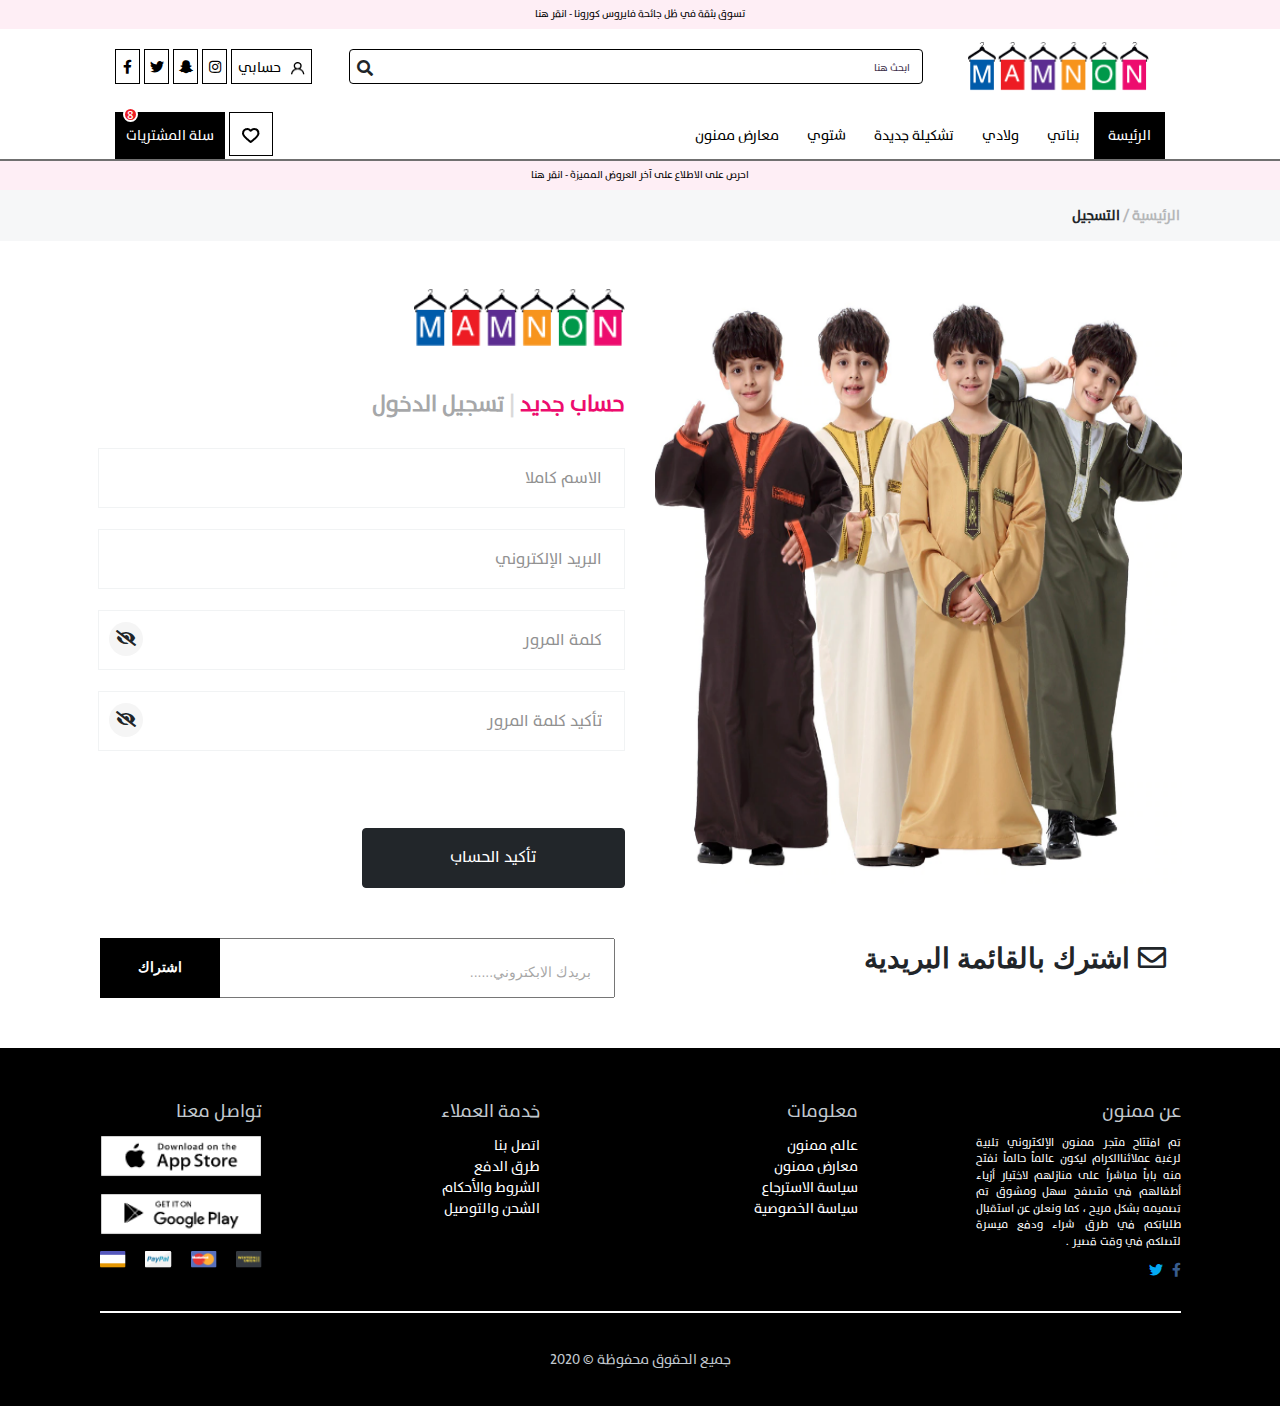
<file: SignUP.html>
<!DOCTYPE html>
<html lang="en">
<head>
    <meta charset="UTF-8">
    <meta name="viewport" content="width=device-width, initial-scale=1, shrink-to-fit=no">

    <link rel="stylesheet" href="style/all.min.css">
    <!--    <link rel="stylesheet" href="style/materialize.min.css">-->
    <link rel="stylesheet" href="style/bootstrap.min.css">
    <link rel="stylesheet" href="style/hover-min.css">
    <link rel="stylesheet" href="style/animate.css">
    <link rel="stylesheet" href="style/owl.carousel.min.css">
    <link rel="stylesheet" href="style/owl.theme.default.min.css">
    <link rel="stylesheet" href="style/ion.rangeSlider.min.css">
    <link rel="stylesheet" href="style/header.css">
    <link rel="stylesheet" href="style/sign.css">
    <link rel="stylesheet" href="style/footer.css">
    <link rel="stylesheet" href="style/headerResponsive.css">
    <!--    <link rel="stylesheet" href="style/cartResponsive.css">-->
    <link rel="stylesheet" href="style/footerResponsive.css">
    <title>Sign Up</title>
</head>
<body>

<header>
    <div class="copy-wrap">
            <span>
             تسوق بثقة في ظل جائحة فايروس كورونا <a class="navbar-brand" href="#">- انقر هنا</a>
                </span>
    </div>
    <!--/.copy-wrape-->
    <div class="first-nav">
        <nav class="navbar navbar-expand-lg navbar-top">
            <a class="navbar-brand" href="index.html"><img src="image/Group%201.png" alt="mamnon image"></a>
            <div class="collapse navbar-collapse" id="navbarSupportedContent1">
                <div class="search-nav mx-auto">
                    <form class="form-inline">
                        <input class="form-control mr-sm-2 input-reset color-inherit input-focus all-animate br-pill ph4 sans-serif header-search-input ba bw1 bg-gray1 b--gray1" type="search" placeholder="ابحث هنا" aria-label="Search"> <i class='fas fa-search'></i>
                    </form>
                </div>
                <div class="social-contact">
                    <span class="soacial"><a href="https://www.facebook.com"><i class="fab fa-facebook-f"></i></a></span>
                    <span class="soacial"><a href="https://www.twitter.com"><i class="fab fa-twitter"></i></a></span>
                    <span class="soacial"><a href="https://www.snapshat.com"><i class="fab fa-snapchat-ghost"></i></a></span>
                    <span class="soacial"><a href="https://www.instgram.com"><i class="fab fa-instagram"></i></a></span>
                    <span class="user"> <a href="SignIn.html"><span>حسابي</span><img src="image/Path%2021253.png" alt=" user imge"></a>  </span>
                </div>
            </div>
        </nav>
        <div class="second-nav">
            <nav class="navbar navbar-expand-lg">
                <div class="sideMenu">
                    <div class="close ml-auto">
                        <i class="fas fa-times"></i>
                    </div>

                    <ul>
                        <li class="nav-item active">
                            <a class="nav-link" href="#">الرئيسة <span class="sr-only">(current)</span></a>
                        </li>
                        <li class="nav-item dropdown">
                            <a class="nav-link other-menu" href="#" id="navbarDropdown" role="button"  data-toggle="dropdown" aria-haspopup="true"
                               aria-expanded="false" style="display: flex">
                                بناتي
                                <div class="mr-auto">
                                    <i class="fas fa-caret-down"></i>
                                </div>
                            </a>
                            <div class="dropdown-menu-n" aria-labelledby="navbarDropdown">
                                <a class="dropdown-item" href="#">طقم</a>
                                <a class="dropdown-item other-menu" href="#" style="display: flex">
                                    فستان
                                    <div class="mr-auto">
                                        <i class="fas fa-caret-down"></i>
                                    </div>
                                    <ul class="dropdown-second-menu-s">
                                        <a class="dropdown-seconed-item" href="#">فستان ربيعي</a>
                                        <a class="dropdown-seconed-item" href="#">فستان صيفي</a>
                                        <a class="dropdown-seconed-item" href="#"> فستان أعياد</a>
                                    </ul>
                                </a>
                                <a class="dropdown-item" href="#">بلوزة</a>
                                <a class="dropdown-item" href="#">جينز</a>
                            </div>
                        </li>
                        <li class="nav-item dropdown">
                            <a class="nav-link other-menu" href="#" id="navbarDropdown1" role="button" data-toggle="dropdown" aria-haspopup="true"
                               aria-expanded="false" style="display: flex">
                                ولادي
                                <div class="mr-auto">
                                    <i class="fas fa-caret-down"></i>
                                </div>
                            </a>
                            <div class="dropdown-menu-n" aria-labelledby="navbarDropdown1">
                                <a class="dropdown-item" href="#">بنطلون</a>
                                <a class="dropdown-item other-menu" href="#" style="display: flex">
                                    طقية
                                    <div class="mr-auto">
                                        <i class="fas fa-caret-down"></i>
                                    </div>
                                    <ul class="dropdown-second-menu-s">
                                        <li><a href="#">فستان ربيعي</a></li>
                                        <li><a href="#">فستان صيفي</a></li>
                                        <li><a href="#"> فستان أعياد</a></li>
                                    </ul>
                                </a>
                                <a class="dropdown-item" href="#">بلوزة</a>
                                <a class="dropdown-item" href="#">جينز</a>
                            </div>
                        </li>
                        <li class="nav-item">
                            <a class="nav-link" href="#" tabindex="-1" aria-disabled="true">تشكيلة جديدة</a>
                        </li>
                        <li class="nav-item">
                            <a class="nav-link" href="#" tabindex="-1" aria-disabled="true">شتوي</a>
                        </li>
                        <li class="nav-item">
                            <a class="nav-link" href="#" tabindex="-1" aria-disabled="true">معارض ممنون</a>
                        </li>
                    </ul>
                </div>
                <button class="navbar-toggler" type="button"  aria-expanded="false" aria-label="Toggle navigation">
                    <img src="image/Layer%202.png" alt="layer" class="w-100 h-100">
                </button>

                <div class="search-second-nav mr-auto">
                    <form class="form-inline">
                        <input class="form-control mr-sm-2 input-reset color-inherit input-focus all-animate br-pill ph4 sans-serif header-search-input ba bw1 bg-gray1 b--gray1" type="search" placeholder="ابحث هنا" aria-label="Search"> <i class='fas fa-search'></i>
                    </form>
                </div>

                <div class="sidebar">
                    <div class="collapse navbar-collapse" id="navbarSupportedContent">
                        <ul class="navbar-nav ml-auto first-menu">
                            <li class="nav-item active">
                                <a class="nav-link" href="#">الرئيسة <span class="sr-only">(current)</span></a>
                            </li>
                            <li class="nav-item dropdown">
                                <a class="nav-link" href="#" id="navbarDropdown2" role="button"  data-toggle="dropdown" aria-haspopup="true" aria-expanded="false">
                                    بناتي
                                </a>
                                <div class="dropdown-menu" aria-labelledby="navbarDropdown2">
                                    <a class="dropdown-item" href="#">طقم</a>
                                    <a class="dropdown-item other-menu" href="#" style="display: flex">
                                        فستان
                                        <div class="mr-auto">
                                            <i class="fas fa-caret-left"></i>
                                        </div>
                                        <ul class="dropdown-second-menu">
                                            <li>فستان ربيعي</li>
                                            <li>فستان صيفي</li>
                                            <li>فستان أعياد</li>
                                        </ul>
                                    </a>
                                    <a class="dropdown-item" href="#">بلوزة</a>
                                    <a class="dropdown-item" href="#">جينز</a>
                                </div>
                            </li>
                            <li class="nav-item dropdown">
                                <a class="nav-link other-menu" href="#" id="navbarDropdown3" role="button" data-toggle="dropdown" aria-haspopup="true" aria-expanded="false">
                                    ولادي
                                </a>
                                <div class="dropdown-menu" aria-labelledby="navbarDropdown3">
                                    <a class="dropdown-item" href="#">بنطلون</a>
                                    <a class="dropdown-item other-menu" href="#" style="display: flex">
                                        طقية
                                        <div class="mr-auto">
                                            <i class="fas fa-caret-left"></i>
                                        </div>
                                        <ul class="dropdown-second-menu">
                                            <li>فستان ربيعي</li>
                                            <li>فستان صيفي</li>
                                            <li>فستان أعياد</li>
                                        </ul>
                                    </a>
                                    <a class="dropdown-item" href="#">بلوزة</a>
                                    <a class="dropdown-item" href="#">جينز</a>
                                </div>
                            </li>
                            <li class="nav-item">
                                <a class="nav-link" href="#" tabindex="-1" aria-disabled="true">تشكيلة جديدة</a>
                            </li>
                            <li class="nav-item">
                                <a class="nav-link" href="#" tabindex="-1" aria-disabled="true">شتوي</a>
                            </li>
                            <li class="nav-item">
                                <a class="nav-link" href="#" tabindex="-1" aria-disabled="true">معارض ممنون</a>
                            </li>
                        </ul>
                        <a class="cart-nav" href="cart.html">
                            <span class="heart"><img src="image/layer1.png" alt="heart image"></span>
                            <span class="cart">سلة المشتريات  </span>
                            <span class="num-crt">8</span>
                        </a>
                    </div>
                </div>
            </nav>
        </div>
    </div>
    <!--/.first-nav-->
    <div class="seconed-copy-wrap">
            <span>
             احرص على الاطلاع على آخر العروض المميزة <a class="navbar-brand" href="#">- انقر هنا</a>
                </span>
    </div>
    <!--/.seconed-copy-wrap-->
</header>

<main>
    <div class="type-category mb-5">
        <div class="type-category-content">
            <p>
                <span>الرئيسية</span>  <span id="slash"> / </span>التسجيل
            </p>
        </div>
    </div>
    <div class="sign-content">
        <div class="row">
            <div class="col-md-6 sign-img">
                <img src="image/boy-base.png"  class="girls"  alt="sign image">
            </div>
            <div class="col-md-6">
                <p id="logo"><img src="image/Group%201.png" class="logo"  alt="logo"></p>
                <p class="choos-sign">
                    <span>حساب جديد</span> <span class="dash"> | </span>  <a href="SignIn.html">تسجيل الدخول</a>
                </p>
                <div class="form-sign">
                    <form action="">
                        <input type="text" name="name" placeholder="الاسم كاملا" required>
                        <input type="email" name="email" placeholder="البريد الإلكتروني" required>
                        <div class="pass pass-check">
                            <input type="password" name="pass" placeholder="كلمة المرور" class="Yourpassword">
                            <span><i class="fas fa-eye-slash"></i></span>
                        </div>
                        <div class="pass pass-margin">
                            <input type="password" name="pass" placeholder="تأكيد كلمة المرور" class="Yourpassword">
                            <span><i class="fas fa-eye-slash"></i></span>
                        </div>
                        <button name="login">تأكيد الحساب</button>

                    </form>
                </div>
            </div>
        </div>
    </div>
</main>


<footer>
    <div class="contact-email row">
        <div class="col-sm-6 content-email">
            <i class="far fa-envelope"></i> اشترك بالقائمة البريدية
        </div>
        <div class="col-sm-6 form-footer">
            <form action="">
                <input type="email" name="email"  placeholder="بريدك الابكتروني......">
                <button  name="subscribe">اشتراك</button>
            </form>
        </div>
    </div>
    <div class="footer-fo">
        <div class="footer-fo-content">
            <div class="footer-fo-col1  ml-auto" style="width: 268.59px;">
                <p class="footer-col-tittle">عن ممنون</p>
                <p class="w-100 text-justify">تم افتتاح متجر ممنون الإلكتروني تلبية لرغبة عملائناالكرام ليكون عالماً حالماً نفتح منه باباً مباشراُ على منازلهم لاختيار أزياء أطفالهم في متصفح سهل ومشوق تم تصميمه بشكل مريح ، كما ونعلن عن استقبال طلباتكم في طرق شراء ودفع ميسرة لتصلكم في وقت قصير .</p>
                <p style="margin-top: 10px">
                    <a href="www.facebbok.com"> <i class="fab fa-facebook-f face"></i></a>
                    <a href="www.twitter.com"><i class="fab fa-twitter twitter"></i></a>
                </p>
            </div>
            <!--            <div class="div-footer">-->
            <div class="footer-fo-col2  mx-auto" style="width: 200.41px;">
                <p class="footer-col-tittle"> معلومات</p>
                <p>
                    <a href="#">عالم ممنون</a>
                    <a href="#">معارض ممنون</a>
                    <a href="#">سياسة الاسترجاع</a>
                    <a href="#">سياسة الخصوصية</a>
                </p>
            </div>
            <div class="footer-fo-col3  mx-auto"style="width: 218.59px;">
                <p class="footer-col-tittle"> خدمة العملاء</p>
                <p>
                    <a href="#">اتصل بنا</a>
                    <a href="#">طرق الدفع</a>
                    <a href="#">الشروط والأحكام</a>
                    <a href="#"> الشحن والتوصيل</a>
                </p>
            </div>
            <!--            </div>-->
            <!--            <div class="div-footer">-->
            <!--<div class="footer-fo-col4  mx-auto" style="width: 218.59px;">-->
            <!--    <p class="footer-col-tittle"> روابط مساعدة</p>-->
            <!--    <p>-->
            <!--        <a href="#">الرابط هنا</a>-->
            <!--        <a href="#">الرابط هناا</a>-->
            <!--        <a href="#">الرابط هنااا</a>-->
            <!--        <a href="#">الرابط هنا بالكامل</a>-->
            <!--    </p>-->
            <!--</div>-->
            <div class="footer-fo-col5  " style="width: 162.34px;">
                <p class="footer-col-tittle"> تواصل معنا</p>
                <p>
                    <img src="image/01%20Button%20-%2004%20Apple%20Store.png" style="width: 162.34px;" alt="">
                </p>
                <p>
                    <img src="image/Google%20Play.png" style="width: 162.34px;" alt="">
                </p>
                <p class="paid row m-0" style="justify-content: space-between;width: 162.34px">
                    <img src="image/Western-union.png" alt="">
                    <img src="image/Group%2019.png" alt="">
                    <img src="image/Paypal.png" alt="">
                    <img src="image/Shape%20327.png" alt="">
                </p>
            </div>
        </div>
        <!--        </div>-->
        <div class="copy-write">
            <p>جميع الحقوق محفوظة © 2020</p>
        </div>
    </div>
</footer>

<script src="js/jquery-3.5.1.min.js"></script>
<!--<script src="js/materialize.min.js"></script>-->
<script src="js/bootstrap.min.js"></script>
<script src="js/popper.min.js"></script>
<script src="js/wow.min.js"></script>
<script src="js/owl.carousel.min.js"></script>
<script src="js/ion.rangeSlider.min.js"></script>
<script src="js/script.js"></script>
<script src="js/sign.js"></script>
</body>
</html>
</file>
<file: style/header.css>
@font-face {
    src: url("../font/TheSans-Plain.otf");
    font-family:TheSans Plain;
}
header{
    direction: rtl;
    font-family:TheSans Plain;
}
header .copy-wrap,.seconed-copy-wrap{
    width: 100%;
    height: 29px;
    background: rgba(237,12,110,.07);
    text-align: center;
}
header .copy-wrap span,.seconed-copy-wrap span{
    display: inline-block;
    font-size: 10px;
    color: #000;
    margin: 0;
    height: 14px;
    line-height: 15px;
    padding: 0;
}
header .copy-wrap span a,.seconed-copy-wrap span a{
    margin: 0;
    font-size: 10px;
    color: #000;
}
/*first nav*/
.first-nav {
    background: #fff;
    width: 100%;
    /*height: 129.14px;*/
}
.first-nav .navbar-brand img{
    width: 181.29px;
    height: 48.7px;
    margin-right: 99px;
}
.first-nav .navbar-collapse .search-nav,.second-nav .search-second-nav{
    direction: rtl;
    position: relative;
}
.first-nav .navbar-collapse .search-nav form input,.second-nav .search-second-nav form input{
    border: 1px solid #000;
    position: relative;
    padding: 0;
    width: 574px;
    height: 35px;
}
.first-nav .navbar-collapse .search-nav form i,.second-nav .search-second-nav form i{
    position: absolute;
    display: inline-block;
    width: 12.23px;
    height: 12.22px;
    left:2%
}
.first-nav .navbar-collapse .search-nav form input::placeholder,.second-nav .search-second-nav form input::placeholder{
    font-size: 10px;
    line-height: 12px;
    color: #3B2D49;
    padding-right: 2%;
}
.second-nav .search-second-nav{
    display: none;
}
.first-nav .social-contact{
    direction: ltr;
}
header .first-nav .social-contact .user{
    display: inline-block;
    width: 81px;
    height: 35px;
    border: 1px solid #000;
    line-height: 35px;
    text-align: center;
    top: 47px;
}
header .first-nav .social-contact .user a{
    color: #000;
    font-size: 14px;
}
.social-contact .user img{
    display: inline-block;
    width: 13.34px;
    height: 13.41px;
}
.social-contact .user span{
    display: inline-block;
    padding-right: 10px;
}
header .social-contact{
    margin-left: 99px;
}
header .social-contact .soacial{
    top: 47px;
    display: inline-block;
    width: 25px;
    height: 35px;
    border: 1px solid #000;
    text-align: center;
    line-height: 35px;
}
header .social-contact .soacial a{
    color: #000;
}
header .social-contact .soacial i{
    display: inline-block;
    width: 13.6px;
    height: 11.06px;
    font-size: 14px;
}
/*end first nav*/
.second-nav .navbar-expand-lg{
    border-bottom: 2px solid #707070;
    padding-bottom: 0;
}
.second-nav .navbar-expand-lg .navbar-collapse{
    margin-right: 99px;
    padding: 0;
}
.second-nav .navbar-expand-lg .cart-nav{
    margin-left: 99px;
    cursor: pointer;
}
.sidebar {
    width: 100%;
}
.second-nav .nav-item{
    text-align: center;
}
.sideMenu{
    position: fixed;
    width: 35%;
    top: 0;
    height: 100% !important;
    background: rgba(0,0,0,.82);
    transition: all .4s ease;
    z-index: 9999999999999999999999999;
    padding: 20px;
    display: none;
    /*right: -35%;*/
}
.sideMenu ul {
    padding: 0;
    margin: 0;
    list-style: none;
}
.sideMenu ul .nav-item {
    text-align: right;
}
.second-nav .sideMenu ul .nav-link , .sideMenu .dropdown-menu-n .dropdown-item{
    display: inline-block;
    padding: 13px 14px;
    text-decoration: none;
    width: 100%;
    color: #fff;
    font-size: 25px;
    font-family:TheSans Plain;
    font-weight: bold;
    box-sizing: border-box;
    border-bottom: 1px solid #FF6875;
}
.second-nav .sideMenu ul .nav-link:hover, .sideMenu .dropdown-menu-n .dropdown-item:hover,.sideMenu .dropdown-second-menu-s a:hover{
    background: #FF6875!important;
    transition: all .4s ease-in;
}
.sideMenu .dropdown-second-menu-s,.sideMenu .dropdown-menu-n{
    display: none;
}
.sideMenu .dropdown-second-menu-s .dropdown-item{display: none!important;}
.sideMenu .dropdown-second-menu-s  a{
    display: block;
    color: #000;
    padding: 13px 14px;
    font-size: 20px;
    text-decoration: none;
    border-bottom: 1px solid #FF6875;
}
.sideMenu .dropdown-menu-n .dropdown-item{color: #000;padding: 13px 14px;text-decoration: none}
.sideMenu .dropdown-menu-n{
    background: rgba(255,255,255,.95);
}
.close{
    cursor: pointer;
    width: 30px;
    height: 30px;
    line-height: 30px;
    text-align: center;
    /*font-size: 14px;*/
    color: #FF6875;
    font-weight: bold;
    background: #fff;
    border-radius: 50%;
    float: left;!important;
}
/*.sideMenu .dropdown-menu-n{*/
/*    display: none;*/
/*}*/
.second-nav .nav-item .nav-link{
    padding: 13px 14px;
    font-size: 14px;
    color: #000;
}
.second-nav .sideMenu .dropdown-second-menu .nav-item{
    display: block;
}
.second-nav .first-menu{
    position: relative;
    padding: 0;
}
.second-nav .first-menu .active{
    background: #000;
}
.second-nav .first-menu .active a{
    color: #fff;
}
.second-nav .first-menu .nav-item .nav-link:hover{
    background: #000;
    color: #fff;
    transition: all .4s ease-in;
}
.second-nav .first-menu .dropdown-menu.show{
    padding: 0;
    width: 162px;
    height: 139px;
    text-align: right;
    right: 0;
}
.second-nav .first-menu .dropdown-menu.show .dropdown-item,.dropdown-second-menu li{
    border-bottom: 1px solid rgba(112,112,112,.07);
    font-size: 12px;
    font-weight: bold;
}
.second-nav .dropdown-item i{
    display: inline-block;
    margin-right: auto;
}
.dropdown-second-menu{
    list-style: none;
    padding-left: 0;
    display: none;
    width: 162px;
    height: 103px;
    text-align: right;
    /*margin-right: 50px;*/
    position: absolute;
    padding-right: 0;
    background: #fff;
    right: 164px;
}
.dropdown-second-menu li:hover,.sideMenu .dropdown-second-menu-s  a:hover{
    background: #FAFAFA;
    transition: all .4s ease-in;
}
.second-nav .dropdown-second-menu li{
    padding: .25rem 1.5rem;
    font-size: 12px;
    color: #000;
}
.second-nav .dropdown-second-menu li:hover{
    color: #ED0C6E;
    transition: all .4s ease-in;
}
.second-nav .other-menu:hover .dropdown-second-menu{
    display: block;
    /*background: #fff;*/
}
.second-nav .cart-nav .heart{
    display: inline-block;
    width: 44px;
    height: 44px;
    border:1px solid #000;
    text-align: center;
    line-height: 44px;
}

.second-nav .cart-nav .cart{
    display: inline-block;
    padding: 12px 10px;
    text-align: center;
    border:1px solid #000;
    background: #000;
    color: #fff;
    font-size: 14px;
}
.second-nav .cart-nav .cart:hover{
    background: #fff;
    color: #000;
    transition: all  .4s ease-in-out;
}
.second-nav .cart-nav{
    position: relative;
}
.second-nav .cart-nav .num-crt{
    display: inline-block;
    width: 15px;
    height: 15px;
    border-radius: 50%;
    color: #fff;
    background: #ED1C24;
    border: 2px solid #fff;
    font-size: 12px;
    text-align: center;
    line-height: 12px;
    position: absolute;
    left: 8px;
    top: -5px;
}
.second-nav .first-menu .dropdown-menu .dropdown-item:hover{
    background: #FAFAFA;
    color: #ED0C6E;
    transition: all .4s ease-in;
}
footer .contact-email button:hover{
    background:rgba(0,0,0,.8);
    color: #fff;
    transition: all .4s ease-in;
    border: 1px solid #000;
}
</file>
<file: style/style.css>
@font-face {
    src: url("../font/TheSans-Plain.otf");
    font-family:TheSans Plain;
}
@font-face {
    font-family: hala;
    src: url("../font/VIP Hala Bold.otf");
}
body{
    overflow: hidden;
    font-family:TheSans Plain;

}
/*Sticky*/
.sticky{
    position: fixed;
    top: 0;
    z-index: 99999999;
    width: 100%;
    background-color: #fff;
}
/*lazy loading*/
.lazy-loading{
    width: 100%;
    height: 100%;
    position: fixed;
    background: #fff;
    z-index: 9999999999999999;
}
.wrap {
    background: none repeat scroll 0px 0px transparent;
    bottom: 0px;
    height: 100px;
    left: 0px;
    margin: auto;
    position: absolute;
    right: 0px;
    top: 0px;
    width: 100px;
}

.outer-circle {
    border-radius: 50%;
    border: 2px solid #6f6f6f;
    height: 50px;
    left: 50%;
    position: absolute;
    top: 50%;
    transform: translate(-50%, -50%) rotate(0deg);
    -webkit-transform: translate(-50%, -50%) rotate(0deg);
    animation: out-cricle 5s ease infinite;
    -webkit-animation: out-cricle 5s ease infinite;
    width: 50px;

}

.inner-circle {
    background: none repeat scroll 0px 0px #4e4e4e;
    border-radius: 50%;
    display: inline-block;
    height: 6px;
    left: 50%;
    margin: -3px 0px 0px -3px;
    position: absolute;
    top: 50%;
    width: 6px;

}

.cir1 {
    transform: translate(12px);
    -webkit-transform: translate(12px);
    animation: inner-circle1 5s ease infinite;
    -webkit-animation: inner-circle1 5s ease infinite;
}

.cir3 {
    transform: translate(-12px);
    -webkit-transform: translate(-12px);
    animation: inner-circle3 5s ease infinite;
    -webkit-animation: inner-circle3 5s ease infinite;
}

@keyframes out-cricle {
    0% {
        width: 50px;
        height: 50px;

    }
    10% {
        width: 60px;
        height: 60px;
    }
    20% {

        width: 0px;
        height: 0px;
        transform: translate(-50%, -50%) rotate(0deg);
    }
    90% {
        width: 0px;
        height: 0px;
        transform: translate(-50%, -50%) rotate(1080deg);
    }
    100% {
        width: 50px;
        height: 50px;
        transform: translate(-50%, -50%) rotate(1080deg);

    }
}

@-webkit-keyframes out-cricle {
    0% {
        width: 50px;
        height: 50px;
    }
    10% {
        width: 60px;
        height: 60px;
    }
    20% {

        width: 0px;
        height: 0px;
        transform: translate(-50%, -50%) rotate(0deg);
    }
    90% {
        width: 0px;
        height: 0px;
        transform: translate(-50%, -50%) rotate(1080deg);
    }
    100% {
        width: 50px;
        height: 50px;
        transform: translate(-50%, -50%) rotate(1080deg);
    }
}

@keyframes inner-circle1 {
    0% {
        transform: translate(12px);
    }
    20% {
        transform: translate(12px);
    }
    30% {
        transform: translate(24px);

    }
    90% {
        transform: translate(24px);

    }
    100% {
        transform: translate(12px);
    }
}

@-webkit-keyframes inner-circle1 {
    0% {
        -webkit-transform: translate(12px);
    }
    20% {
        -webkit-transform: translate(12px);
    }
    30% {
        -webkit-transform: translate(24px);
    }
    90% {

        -webkit-transform: translate(24px);
    }
    100% {

        -webkit-transform: translate(12px);
    }
}

@keyframes inner-circle3 {
    0% {
        transform: translate(-12px);

    }
    20% {
        transform: translate(-12px);

    }
    30% {
        transform: translate(-24px);

    }
    90% {
        transform: translate(-24px);

    }
    100% {
        transform: translate(-12px);

    }
}

@-webkit-keyframes inner-circle3 {
    0% {
        -webkit-transform: translate(-12px);
    }
    20% {
        -webkit-transform: translate(-12px);
    }
    30% {
        -webkit-transform: translate(-24px);
    }
    90% {
        -webkit-transform: translate(-24px);
    }
    100% {
        -webkit-transform: translate(-12px);
    }
}

.sticky{
    position: fixed;
    top: 0;
    z-index: 99999999;
    width: 100%;
    background-color: #fff;
}

/*carousel*/
.slider,.slide-head img{
    object-fit: contain;
    height: 100%;
    width: 100%;
}
.carousel-indicators li{
    border-radius: 50%;
    width: 11px;
    height: 11px;
    border: 1px solid #707070;
    background: #fff;
}
.girl-cloth .carousel-indicators li ,.boy-cloth .carousel-indicators li,.carousel-indicators li{
    border-radius: 50%;
    width: 10px;
    height: 10px;
    border: 1px solid #707070;
    background: #fff;
}
.carousel-indicators .active,.girl-cloth .carousel-indicators .active ,.boy-cloth .carousel-indicators .active{
    background: #000;
    border:1px solid #000;
}
.carousel-control-next-n, .carousel-control-prev-p{
    position: absolute;
    width: 44px;
    height: 44px;
    z-index: 1;
    display: flex;
    align-items: center;
    justify-content: center;
    color: #000;
    background: #fff;
    text-align: center;
    opacity: 1;
    top: 50%;
}
.carousel-control-next-n{
    right: 0;
}
/*WV-clothe*/
.wv-cloth .wv-img{
    direction: rtl;
    margin:54px 0 0;
}
.wv-img {
    padding: 0;
}
.wv-cloth .wv-img img{
    position: relative;
}
.wv-cloth .wv-img img{
    width: 100%;
    height: 434px;
}
.wv-cloth .wv-img .col-sm-4{
    max-width:28%;
    max-height: 434px;
    padding: 0;
    margin-bottom: 30px;
    cursor: pointer;
}
.wv-cloth .wv-tittle,.boy-cloth .boy-tittle{
    margin-top: 54px;
}
.wv-cloth .wv-tittle h3,.girl-cloth .girl-tittle h3,.boy-cloth .boy-tittle h3{
    border-bottom: 1px solid rgba(0,0,0,.295);
    line-height: 2;
    margin: 10px 99px 20px 100px;
    height: 31px;
    /*padding:0 10px;*/
}
.wv-cloth .wv-tittle h3 span,.girl-cloth .girl-tittle h3 span,.boy-cloth .boy-tittle h3 span{
    display: inline-block;
    width: 270px;
    height: 31px;
    font-size: 23px;
    font-weight: bold;
    font-family:TheSans Plain;
    line-height: 2;
    background: #fff;
}
.wv-cloth .disc{
    width: 100%;
    height: 187px;
    opacity: .87;
    text-align: center;
    position: absolute;
    bottom: 0;
    background: linear-gradient(transparent,#fff 75%);
}
.wv-cloth .col-sm-4  span{
    display: block;
    left: 0;
    right: 0;
    position: absolute;
    bottom: 0;
    margin-bottom: 10px;
    font-size: 30px;
    /*font-weight: bold;*/
    font-family: hala;
}
.wv-cloth .right-col{
    margin-right: 99px;
}
.wv-cloth .left-col{
    margin-left: 100px;
}
.wv-cloth .col-sm-4:hover{
    /*transition-property: all;*/
    /*transition: .5s;*/
    transition: all .4s ease-in;
    border:3px solid #000;
    padding: 15px;
}
.wv-cloth .col-sm-4:hover img{
    /*transition: .4s;*/
    height: 396px;
    transition: all .4s ease-in;
}
.wv-cloth .wv-img .col-sm-4:hover .disc{
    width:95%;
    transition: all .4s ease-in;
}
.wv-cloth .wv-img .col-sm-4:hover .disc span{
    margin-bottom: 20px;
}
/*girl-cloth / boy cloth*/
girl-cloth .girl-tittle h3 span,.boy-cloth .boy-tittle h3 span{
    color: #FF4858;
}
.girl-cloth .show-image,.girl-cloth .show-image1,.boy-cloth .show-image ,.boy-cloth .show-image1{
    direction: rtl;
}
.girl-cloth  .girl-image,.boy-cloth  .boy-image{
    /*max-width: 277px;*/
    max-height: 359px;
    text-align: center;
    border: 1px solid #000;
    padding: 10px;
    margin-top: 20px;
}
.girl-cloth .girl-image-show,.boy-cloth .boy-image-show,.girl-cloth .girl-image-show1,.boy-cloth .boy-image-show1{
    margin: 0 99px 0 100px;
    display: flex;
}
.girl-cloth  .card-image,.boy-cloth  .card-image{
    /*margin: 0;*/
    /*width: 256px;*/
    width: 100% !important;
    position: relative;
}
.girl-cloth  .card-image img,.boy-cloth  .card-image img,.girl-cloth .card-image .image-cart,.boy-cloth .card-image .image-cart{
    /*width: 256px;*/
    width: 100% !important;
    height: 256px;
    object-fit: cover;
}
.girl-cloth  .card-image span,.boy-cloth  .card-image span{
    color: #fff;
    background: #FF4858;
    display: inline-block;
    text-align: center;
    font-size: 11px;
    position: absolute;
    padding: 3px 13px;
    left: 0;
    top: 0;
}
.girl-cloth  hr,.boy-cloth  hr{
    margin:5px 0 8px;
    width: 90%;
    height: 1px;
    color: #707070;
}
.girl-cloth  .card-image .image-cart,.boy-cloth .card-image .image-cart{
    position: absolute;
    left: 0;
    top: 0;
    display: none;
}
.girl-cloth .card-image .image-cart .image-cart-content,.boy-cloth .card-image .image-cart .image-cart-content{
    background: rgba(0,0,0,.4);
    height: 100%;
}
.girl-cloth  .card-image .image-cart .image-cart-content .cart-img a,.boy-cloth .card-image .image-cart .image-cart-content a{
    display: inline-block;
    width: 126px;
    height: 46px;
    line-height: 46px;
    background: #FFF;
    text-align: center;
    margin-top: 40%;
    font-size: 14px;
    font-weight: bold;
    color: #000;
    border-color: #979797;
    font-family:TheSans Plain;
}
.girl-cloth  .card-image .image-cart .image-cart-content .cart-img a:hover,.boy-cloth .card-image .image-cart .image-cart-content a:hover{
    border: 1px solid #fff;
    color: #fff;
    background: transparent;
    transition: all .4s ease-in-out;
}
.girl-cloth .middle-girl,.boy-cloth .middle-boy{
    margin-left: auto;
    margin-right: auto;
}
.girl-cloth .left-girl{
    margin-left: auto;
}
.boy-cloth  .right-boy{
    margin-right: auto;
}
.girl-cloth #carouselExampleIndicators1,.boy-cloth #carouselExampleIndicators3{
    height: 800px;
}
.girl-cloth  .card-image .image-cart .image-cart-content .color-cloth,.boy-cloth .card-image .image-cart .image-cart-content .color-cloth{
    color: #fff;
    font-size: 14px;
    position: absolute;
    left: 0;
    right: 0;
    bottom: 10px;
    text-align: center;
}
.girl-cloth  .card-image:hover .image-cart , .boy-cloth  .card-image:hover .image-cart{
    display: block;
    cursor: pointer;
    transition: all .6s ease;
}
/*girl-image card*/
.girl-cloth .show-image p ,.girl-cloth .show-image1 p ,.boy-cloth .show-image p ,.boy-cloth .show-image1 p {
    margin: 0 auto;
}
.girl-cloth .show-image p a,.girl-cloth .show-image1 p a,.boy-cloth .show-image p a,.boy-cloth .show-image1 p a{
    font-size: 16px;
    color: #000;
    text-decoration: none;
}
.girl-cloth .show-image .price,.girl-cloth .show-image1 .price,.boy-cloth .show-image .price,.boy-cloth .show-image1 .price{
   text-align: center;
    margin-left: auto;
    margin-right: auto;
    direction: ltr;
}

.girl-cloth .show-image .price del,.girl-cloth .show-image1 .price del,.boy-cloth .show-image .price del,.boy-cloth .show-image1 .price del{
    display: inline-block;
    font-size: 14px;
    color: #C1C8CE;
}
.girl-cloth .show-image .price span,.girl-cloth .show-image1 .price span,.boy-cloth .show-image .price span,.boy-cloth .show-image1 .price span{
    display: inline-block;
    font-size: 14px;
    color: #FF4858;
}
/*banner*/
.slide{width: 79%}
.girl-cloth .girl-image-show .banner-girl,.boy-cloth .boy-image-show .banner-boy{
    width: 21%;
    height: 744px;
    background: #F6F7F8;
    margin-top: 20px;
    border:1px solid #F6F7F8;
}
.banner-girl .banner-tittle,.banner-boy .banner-tittle{
    font-size: 29px;
    margin-top: 34px;
}
.banner-boy p span,.banner-girl p span{
    width: 88px;
    height: 51px;
    font-size: 38px;
    color: #FF4858;
}
.girl-tittle h3{
    color: #FF4858;
}
.girl-cloth .girl-image-show .banner-girl img,.boy-cloth .boy-image-show .banner-boy img{
    width: 100%;
    height: 483px;
}
.banner-girl p a,.banner-boy p a{
    width: 64px;
    height: 21px;
    font-size: 16px;
    font-weight: bold;
    color: #FF4858
}
.girl-cloth .show-image,.boy-cloth .show-image{
    height: 764px;
}
/*banner 2*/
.girl-cloth .banner-girl2,.boy-cloth .banner-boy2{
    width: 21%;
    height: 359px;
    background: #F6F7F8;
    margin-top: 20px;
    position: relative;
}
.banner-img2{
    background: linear-gradient(transparent,#F6F7F8 100%);
    position: absolute;
    z-index: 999;
    width: 100%;
    height: 209px;
}
.girl-cloth .banner-girl2 img,.boy-cloth .banner-boy2 img{
    width:100%;
    height: 209px;
    position: relative;
}
.girl-cloth .banner-girl2 .banner-tittle2,.boy-cloth .banner-boy2 .banner-tittle2{
    margin-top: 15px;
    font-size: 29px;
}
.girl-cloth .banner-girl2 .banner-tittle2 span ,.girl-cloth .banner-girl2 p a,.boy-cloth .banner-boy2 .banner-tittle2 span,.boy-cloth .banner-boy2 p a{
    color:#FF4858 ;
}
.girl-cloth .banner-girl2 .vc,.boy-cloth .banner-boy2 .vc{
    font-size: 21px;
}
.girl-cloth .banner-girl2 p a,.boy-cloth .banner-boy2 p a{
    font-size: 16px;
}
.girl-cloth .show-image1,.boy-cloth .show-image1{
    height: 379px;
}
.girl-cloth .banner-girl2 p ,.boy-cloth .banner-boy2 p{
    margin-top: 10px;
    margin-bottom: 0;
}
.boy-cloth{
    direction: rtl;
}
.boy-cloth .boy-tittle h3 span{
    color: #005BAA;
}
.girl-cloth .mobile-slider,.boy-cloth .mobile-slider{display: none}

.clearFix{
    clear: both;
}

/*shimmer effect*/
.shine {
    animation-duration: 2.2s;
    animation-fill-mode: forwards;
    animation-iteration-count: infinite;
    animation-name: shimmer;
    animation-timing-function: linear;
    background: #E5F0FB;
    background: linear-gradient(to right, #c1dceb 4%, #a3cbe1 25%, #c1dceb 36%);
    width: 100%;
    height: 100%;
    z-index: 999999;
}


@-webkit-keyframes shimmer {
    0% {
        background-position: -100% 0;
    }
    100% {
        background-position: 100% 0;
    }
}

@keyframes shimmer {
    0% {
        background-position: -1200px 0;
    }
    100% {
        background-position: 1200px 0;
    }
}
</file>
<file: style/slide.css>
.owl-carousel .slider{
    margin:  20px 99px 0 100px;
    direction: rtl;
}
.owl-carousel .row{
    width: 100%;
}
.owl-carousel.owl-drag .owl-item{
    width: 326.9px;
}

.owl-carousel .item{
    /*width: 30%;*/
    margin-left: 5%;
}
.owl-carousel .item .card-img1{
    margin-bottom: 8%;
}
.owl-carousel  .row .col-sm-3{
    max-width: 23%;
}

.owl-carousel   .card-image,.owl-carousel   .card-image{
    width: 100% !important;
    position: relative;
}
.owl-carousel   .card-image img,.owl-carousel   .card-image img,.owl-carousel  .card-image .image-cart,.owl-carousel  .card-image .image-cart{
    height: 259px;
}
.owl-carousel   .girl-image,.owl-carousel  .boy-image{
    text-align: center;
    border: 1px solid #000;
    padding: 10px;
    width: 100%;
}
.owl-carousel   .card-image span ,.owl-carousel   .card-image span{
    color: #fff;
    background: #FF4858;
    display: inline-block;
    width: 48px;
    height: 20px;
    text-align: center;
    line-height: 20px;
    font-size: 11px;
    position: absolute;
    left: 0;
    top: 0;
}
.owl-carousel   hr,.owl-carousel   hr{
    margin:5px 0 8px;
    width:85%;
    height: 1px;
    color: #707070;
}
.owl-carousel   .card-image .image-cart,.owl-carousel  .card-image .image-cart{
    position: absolute;
    left: 0;
    top: 0;
    display: none;
    width: 100%;
    text-align: center;
}
.owl-carousel  .card-image .image-cart .image-cart-content,.owl-carousel  .card-image .image-cart .image-cart-content{
    background: rgba(0,0,0,.4);
    height: 100%;
    width: 100%;
}
.owl-carousel   .card-image .image-cart .image-cart-content .cart-img a,.owl-carousel  .card-image .image-cart .image-cart-content a{
    display: inline-block;
    width: 126px;
    height: 46px;
    line-height: 46px;
    background: #FFF;
    text-align: center;
    margin-top: 50%;
    font-size: 14px;
    font-weight: bold;
    color: #000;
    border-color: #979797;
}
.owl-carousel   .card-image .image-cart .image-cart-content .color-cloth,.owl-carousel  .card-image .image-cart .image-cart-content .color-cloth{
    color: #fff;
    font-size: 14px;
    width: 100%;
    height: 19px;
    margin-top: 40px;
    text-align: center;
}
.owl-carousel   .card-image:hover .image-cart ,.owl-carousel   .card-image:hover .image-cart{
    display: block;
    cursor: pointer;
}
/*girl-image card*/
.owl-carousel  .girl-image  p ,.owl-carousel   .card-image  p ,.owl-carousel  .boy-image p ,.owl-carousel  .boy-image p {
    margin: 0 auto 5px;
}
.owl-carousel  .girl-image  p a,.owl-carousel  .girl-image  p a,.owl-carousel  .boy-image p a,.owl-carousel  .boy-image p a{
    display: inline-block;
    width: 95%;
    height: 21px;
    font-size: 12px;
    color: #000;
    text-decoration: none;
}
.owl-carousel  .girl-image .price,.owl-carousel  .girl-image .price,.owl-carousel  .boy-image .price,.owl-carousel  .boy-image .price{
    width: 115.04px;
    height: 19px;
    direction: ltr;
}
.owl-carousel  .girl-image .price del,.owl-carousel  .girl-image .price del,.owl-carousel  .boy-image .price del,.owl-carousel .boy-image .price del{
    display: inline-block;
    width: 50px;
    height: 19px;
    font-size: 12px;
    color: #C1C8CE;
}
.owl-carousel  .girl-image .price span,.owl-carousel  .girl-image .price span,.owl-carousel  .boy-image .price span,.owl-carousel  .boy-image .price span{
    display: inline-block;
    width: 54px;
    height: 19px;
    font-size: 12px;
    color: #FF4858;
}

@media (max-width: 484px) {
    .girl-cloth .owl-carousel   hr{
        width: 80%;
    }
}

@media (max-width: 416px) {
    .owl-carousel  .girl-image .price del,.owl-carousel  .girl-image .price del,.owl-carousel  .show-image .price del,.owl-carousel .show-image1 .price del{
        display: inline-block;
        width: 50px;
        text-align: left;
    }
    .owl-carousel  .girl-image .price span,.owl-carousel  .girl-image .price span,.owl-carousel  .show-image .price span,.owl-carousel  .show-image1 .price span{
        display: inline-block;
        width: 54px;
        text-align: left;
    }
}
@media (max-width: 462px) {
    .owl-carousel .girl-image .price{
        margin: 0;
    }
    .owl-carousel  .girl-image .price del,.owl-carousel  .girl-image .price del,.owl-carousel  .show-image .price del,.owl-carousel .show-image1 .price del{
        font-size: 10px;
        width: 30%;
    }
    .owl-carousel  .girl-image .price span,.owl-carousel  .girl-image .price span,.owl-carousel  .show-image .price span,.owl-carousel  .show-image1 .price span{
        font-size: 10px;
        width: 50%;
    }
}
@media (max-width: 392px) {
    .owl-carousel  .girl-image  p a,.owl-carousel  .girl-image  p a,.owl-carousel  .show-image p a,.owl-carousel  .show-image1 p a{
        display: inline-block;
        width: 97%;
        height: 21px;
        font-size: 10px;
        color: #000;
        text-decoration: none;
    }
}
</file>
<file: style/footer.css>
@font-face {
    src: url("../font/TheSans-Plain.otf");
    font-family:TheSans Plain;
}
footer{
    font-family:TheSans Plain;
}
footer .footer-info{
    margin: 100px 99px 0 100px;
    display: flex;
    direction: rtl;
    text-align: center;
}

.footer-info .footer-info-icon .icon{
    width: 51px;
    height: 51px;
    border-radius: 50%;
    border: 1px dashed #000;
    margin: 0 auto;
    text-align: center;
    line-height: 45px;
}
.footer-info .footer-info-icon .gender{
    position: relative;
}
.gender #male-icon{
    position: absolute;
    left: 33%;
    top: 10%;
}
.footer-info .footer-info-icon .icon img{
    width: 27.29px;
    height: 21.84px;
}
.footer-info .info{
    border-left: 1px solid #E8E8E8;
}
.footer-info .f-icone-s{
    font-size: 13px;
    font-weight: bold;
    margin: 5px auto 5px;
    height: 17px;
}
/*footer .div-footer{display: none}*/
.footer-info .f\.-icone-p{
    font-size: 12px;
    color: #858189;
    /*height: 33px;*/
    /*line-height: 33px;*/
    margin-bottom: 0;
}
footer .contact-email {
    direction: rtl;
    margin: 50px 99px 50px 100px;
    font-size: 28px;
    font-weight: bold;
    font-family:sans-serif;
}
footer .contact-email .content-email{
    text-align: right;
}
footer .contact-email input{
    width: 600px;
    height: 60px;
    position: relative;
    line-height: 60px;
}
footer .contact-email input::placeholder{
    font-size: 14px;
    color: #000;
    opacity: .35;
    padding: 20px;
}
footer .contact-email button{
    width: 120px;
    height: 60px;
    background: #000;
    color: #fff;
    border: 1px solid #000;
    position: absolute;
    left: 15px;
    z-index: 999;
    font-size: 14px;
    font-weight: bold;
}
footer .contact-email .form-footer{
    text-align: left;
}
.footer-fo{
    background: #000;
    width: 100%;
   padding-bottom: 20px;
}
.footer-fo .footer-fo-content{
    margin: auto 99px auto 100px;
    display: flex;
    direction: rtl;
    text-align: right;
    padding-top: 50px;
    padding-bottom: 30px;
    border-bottom: 2px solid #fff;
}
.footer-fo .footer-fo-content .footer-col-tittle{
    font-size: 18px;
    color: #C1C8CE;
    margin-bottom: 10px;
}
.footer-fo-col1 p{
    font-size: 12px;
    color: #fff;
    width: 268.59px;
    margin: 0;
}
.footer-fo p a{
    display: block;
    color: #fff;
    font-size: 14px;
    text-decoration: none;
}
.footer-fo .paid img{
    width: 26.33px;
    height: 17.28px;;
}
.footer-fo .footer-fo-col1 p a{
    display: inline-block;
    width: 14.63px;
    height: 11.89px;
    text-decoration: none;
}
.footer-fo .footer-fo-col1 p .face{
    color: #385C8E;
}
.footer-fo .footer-fo-col1 p .twitter{
    color: #03A9F4;
}
footer .div-footer{
    display: flex;
}
.copy-write{
    text-align: center;
    margin: 0 99px 0 100px;
}
.copy-write p{
    color: #C1C8CE;
    font-size: 14px;
    margin-top: 36px;

}
</file>
<file: style/headerResponsive.css>
/*Responsive header*/
@media (max-width: 1212px) {
    .first-nav .navbar-collapse .search-nav form input{
        width: 474px;
    }
}
@media (max-width: 1212px) {
    .first-nav .navbar-collapse .search-nav form input{
        width: 400px;
    }
}
@media (max-width: 1046px) {
    .first-nav .navbar-collapse .search-nav form input{
        width: 350px;
    }
}
@media (max-width: 991px) {
    .navbar-toggler{
        padding: 0;
    }
    .second-nav .navbar-expand-lg{
        padding: 0;
        margin:  0 18px;
    }
    .second-nav .search-second-nav {
        display: block;
    }

    .first-nav .social-contact, .first-nav .cart-nav,.first-nav .search-nav {
        display: none;
    }
    .first-nav .collapse.show{
        margin: 0;
    }
    .first-nav .navbar-top {
        text-align: center;
    }

    .first-nav .navbar-top .navbar-brand {
        margin: 0 auto;
    }

    .navbar-toggler-icon {
        width: 35px;
        height: 35px;
    }
    .first-nav .navbar-brand img{
        margin: 0;
    }
}
@media (max-width: 676px) {
    .second-nav .search-second-nav form input{
        width: 474px;
    }
    .second-nav .search-second-nav form i{
        position: absolute;
        display: inline-block;
        width: 12.23px;
        height: 12.22px;
        left:4%
    }
}
@media (max-width: 574px) {
    .second-nav .search-second-nav form input{
        width: 374px;
    }
}
@media (max-width: 574px) {
    .second-nav .search-second-nav form input{
        width: 274px;
    }
}
@media (max-width: 370px) {
    .second-nav .search-second-nav form input{
        width: 200px;
    }
}
@media (max-width: 670px) {
    .sideMenu{
        width: 45%;
    }
}
@media (max-width: 400px) {
    .sideMenu{
        width: 55%;
    }
}
@media (max-width: 460px) {
    .second-nav .sideMenu ul .nav-link , .sideMenu .dropdown-menu-n .dropdown-item{
        font-size: 16px;
    }
    .sideMenu .dropdown-second-menu-s a{
        font-size: 14px;
    }
}
</file>
<file: style/footerResponsive.css>
@media (min-width: 768px) {
    footer .footer-info .footer-info-icon{
        width: 25%;
    }
}
/*Responsive footer*/
@media (max-width: 1460px) {
    footer .contact-email button{
        bottom: 0;
        left: -30px;
    }
}
@media (max-width: 1372px) {
    footer .contact-email input {
        width: 500px;
    }
    footer .contact-email button{
        bottom: 0;
        left: 0px;
    }
}
@media (max-width: 1230px) {
    footer .contact-email input {
        width: 400px;
    }
}
@media (max-width: 1030px) {
    footer .contact-email input {
        width: 350px;
    }
    .footer-info .f\.-icone-p{
        font-size: 10px;
    }
}

@media (min-width: 1220px) and (max-width: 1338px) {
    footer .footer-fo .footer-fo-col1 {
        width: 205px!important;
    }
    .footer-fo-col1 p {
        font-size: 11px;
        width: 230px;
    }
}
@media (max-width: 1220px) {
    footer .footer-fo .footer-fo-col1 {
        width: 150px!important;
    }
    .footer-fo-col1 p{
        width: 150px!important;
    }
}
@media (max-width: 1168px) {
    footer .footer-fo .footer-fo-col1 {
        width: 180px!important;
    }
    .footer-fo-col1 p{
        width: 180px!important;
    }
    .footer-fo-col2,.footer-fo-col3,.footer-fo-col4{
        width: 150px!important;
    }
}
@media (max-width: 1020px) {
    .footer-fo-col2,.footer-fo-col3,.footer-fo-col4{
        width: 130px!important;
    }
}
@media (min-width: 992px)and (max-width: 1156px) {

    footer .footer-fo .footer-fo-col1 {
        max-width: 300px;
    }
    .footer-fo-col1 p {
        font-size: 11px;
        width: 190px;
    }
    .footer-fo p a{
        font-size: 12px;
    }
    .footer-fo .footer-fo-content .footer-col-tittle {
        font-size: 16px;
    }}
@media (max-width: 992px) {
    footer .footer-info,footer .contact-email,.footer-fo .footer-fo-content{
        margin: 50px 18px;
    }
}
@media (max-width: 768px) {
    footer .footer-fo .footer-fo-col2.mx-auto{
        float: right;
        /*margin-right: 98px!important;*/
    }
    footer .footer-fo-col3.mx-auto{
        margin-right: auto !important;
        margin-left:98px !important ;
    }
    footer .footer-info,footer .contact-email,.footer-fo .footer-fo-content{
        display: block;
    }
    .footer-info-icon.mo-l .info{
        border-left: none;
    }
    .footer-info .footer-info-icon{
        float: right;
        width: 50%;
    }
    footer .form-footer{
        max-width: 100% !important;
        text-align: right;
    }
    footer .contact-email input {
        width: 100% !important;
    }
    footer .content-email{
        width: 100%!important;
        font-size: 24px;
    }
    footer .footer-fo .footer-fo-col1.ml-auto{
        margin-bottom: 30px;
        margin-left: 0!important;
        width: 100%!important;
    }
    .footer-fo-col1 p{
        width: 100% !important;
    }
    footer .footer-fo .footer-fo-col2.mx-auto,.footer-fo-col4.mx-auto{
        margin-left: 0!important;
        margin-right: 0!important;
    }
    footer .footer-fo-col4{
        width: 200.41px!important;
    }
    footer .footer-fo-col5{
        margin-right: auto;
        margin-left: auto;
        width: 218.59px!important;
    }
}
@media (max-width: 376px) {
    .footer-fo-col5 p img,.footer-fo-col5 .paid{
        max-width: 140px!important;
    }
}
@media (max-width: 424px) {
    footer .footer-fo-col3.mx-auto{
        margin-right: auto !important;
        margin-left:0 !important ;
    }
    .footer-info .f-icone-s {
        font-size: 12px;}
    .footer-info .f\.-icone-p {
        font-size: 9px;}

    .footer-info .info{
        height: 55px;
    }
    footer .contact-email button{
        width: 100px;
    }
    footer .contact-email input,footer .contact-email button{
        height: 50px;
        line-height: 50px;
    }
}
@media (max-width :388px) {
    .copy-write p{
        font-size: 12px;
    }
}
</file>
<file: style/homeResponsive.css>
/*WV-cloth Responsive*/
@media (max-width: 1279px) {
    .wv-cloth .wv-img .col-sm-4 img{
        width: 100%;
        height: 378px;
    }
    .wv-cloth .disc {
        width: 100%;
    }
    .wv-cloth .wv-img .col-sm-4{
        max-width: 27%;
        max-height: 378px;
    }
    .wv-cloth .col-sm-4:hover{
        padding: 10px;
        text-align: center;
    }
    .wv-cloth .col-sm-4:hover img {
        height: 100%;
    }
    .wv-cloth .col-sm-4:hover .disc{
        max-width: 100%;
    }
}
@media (max-width: 1114px) {
    .wv-cloth .wv-img .col-sm-4 img{
        width: 100%;
        height: 322px;
    }
    .wv-cloth .wv-img .col-sm-4{
        max-width: 25%;
        max-height: 322px;
    }
    .wv-cloth .disc {
        max-width: 100%;
    }
    .wv-cloth .col-sm-4:hover{
        padding: 10px;
        text-align: center;
    }
    .wv-cloth .col-sm-4:hover img {
        width: 100%;
        height: 100%;
    }
    .wv-cloth .col-sm-4:hover .disc{
        max-width: 95%;
    }
    .wv-cloth .col-sm-4 span{
        display: inline-block;
        font-size: 30px;
        bottom: 10px;
        right: 40px;
    }
}
@media (max-width: 992px) {
    .wv-cloth .right-col {
        margin-right: 18px;
    }
    .wv-cloth .left-col{
        margin-left: 18px;
    }
    .wv-cloth .wv-tittle h3,.girl-cloth .girl-tittle h3,.boy-cloth .boy-tittle h3 {
        margin: 10px 18px 20px 18px;
    }
    .wv-cloth .wv-img .col-sm-4{
        max-width: 31%;
    }
    .wv-cloth .col-sm-4:hover{
        padding: 10px;
        text-align: center;
    }
    .wv-cloth .col-sm-4 .disc{
        max-width: 100%;
    }
    .wv-cloth .col-sm-4:hover .disc{
        max-width: 94%;
    }
}
@media (max-width: 782px) {
    .wv-cloth .wv-img .col-sm-4 img{
        width: 100%;
        height: 278px;
    }
    .wv-cloth .wv-img .col-sm-4{
        text-align: center;
        max-width: 30%;
        max-height: 278px;
    }
    .wv-cloth .disc {
        max-width: 100%;
    }
    .wv-cloth .col-sm-4:hover{
        padding: 10px;
        text-align: center;
    }
    .wv-cloth .col-sm-4:hover img {
        width: 100%;
        height: 100%;
    }
    .wv-cloth .col-sm-4:hover .disc{
        max-width: 96%;
    }
    .wv-cloth .col-sm-4 span{
        display: inline-block;
        font-size: 25px;
        bottom: 10px;
        right: 20px;
    }
    .wv-cloth .wv-tittle h3 span,.girl-cloth .girl-tittle h3 span,.boy-cloth .boy-tittle h3 span{
        display: inline-block;
        width: 170px;
        height: 31px;
        font-size: 18px;
        font-weight: bold;
        line-height: 2;
        background: #fff;
    }
}
@media (max-width: 644px) {
    .wv-cloth .wv-img .col-sm-4 img{
        width: 182px;
        height: 200px;
    }
    .wv-cloth .wv-img .col-sm-4{
        text-align: center;
        max-width: 182px;
        height: 200px;
    }
    .wv-cloth .disc {
        max-width: 182px;
        max-height: 100px;
    }
    .wv-cloth .col-sm-4:hover{
        padding: 10px;
        text-align: center;
    }
    .wv-cloth .col-sm-4:hover img {
        width: 100%;
        height: 100%;
    }
    .wv-cloth .col-sm-4:hover .disc{
        max-width: 156px;
    }
    .wv-cloth .col-sm-4 span{
        display: inline-block;
        font-size: 16px;
        bottom: 10px;
        right: 0;
    }
}
@media (max-width: 590px) {
    .wv-cloth .wv-img .col-sm-4 img{
        width: 172px;
        height: 200px;
    }
    .wv-cloth .wv-img .col-sm-4{
        text-align: center;
        max-width: 172px;
        height: 200px;
    }
    .wv-cloth .disc {
        max-width: 172px;
        max-height: 100px;
    }
    .wv-cloth .col-sm-4:hover .disc{
        max-width: 146px;
    }
    .wv-cloth .col-sm-4:hover img {
        width: 100%;
        height: 100%;
    }
}
@media (max-width: 560px) {
    .wv-cloth .wv-img .col-sm-4 img{
        width: 162px;
        height: 200px;
    }
    .wv-cloth .wv-img .col-sm-4{
        text-align: center;
        max-width: 162px;
        height: 200px;
    }
    .wv-cloth .disc {
        max-width: 162px;
        max-height: 100px;
    }
    .wv-cloth .col-sm-4:hover .disc{
        max-width: 146px;
    }
    .wv-cloth .col-sm-4:hover img {
        width: 100%;
        height: 100%;
    }
}
@media (max-width: 532px) {
    .wv-cloth .wv-img{
        margin:  0 18px;
    }
    .wv-cloth .right-col {
        margin-right: 0;
    }
    .wv-cloth .left-col{
        margin-left: 0;
    }
    .wv-cloth .col-sm-4 span{
        bottom: 10px;
        right: -10px;
    }
    .wv-cloth .mx-auto{
        margin: 0!important;
    }
    .wv-cloth .left-auto-col{
        margin-right: auto!important;
    }
    .wv-cloth .wv-img .col-sm-4 img{
        width: 100%;
        height: 100%;
    }
    .wv-cloth .wv-img .col-sm-4{
        text-align: center;
        max-width: 47%;
        height: 240px;
    }
    .wv-cloth .disc {
        max-width: 100%;
        max-height: 140px;
    }
    .wv-cloth .col-sm-4:hover{
        padding: 10px;
        text-align: center;
    }
    .wv-cloth .col-sm-4:hover img {
        width: 100%;
        height: 100%;
    }
    .wv-cloth .col-sm-4:hover .disc{
        max-width: 95%;
    }
}
@media (max-width: 367px) {
    .wv-cloth .wv-img .col-sm-4 img{
        width: 152px;
        height: 190px;
    }
    .wv-cloth .wv-img .col-sm-4{
        text-align: center;
        max-width: 152px;
        height: 190px;
    }
    .wv-cloth .disc {
        max-width: 152px;
    }
    .wv-cloth .col-sm-4:hover{
        padding: 10px;
        text-align: center;
    }
    .wv-cloth .col-sm-4:hover img {
        width: 100%;
        height: 165px;
    }
    .wv-cloth .col-sm-4:hover .disc{
        max-width: 130px;
    }
    .wv-cloth .col-sm-4 span{
        display: inline-block;
        font-size: 14px;
    }
}
@media (max-width: 346px) {
    .wv-cloth .wv-img .col-sm-4 img{
        width: 142px;
        height: 190px;
    }
    .wv-cloth .wv-img .col-sm-4{
        text-align: center;
        width: 142px;
        height: 190px;
    }
    .wv-cloth .disc {
        width: 142px;
    }
    .wv-cloth .col-sm-4:hover{
        padding: 10px;
        text-align: center;
    }
    .wv-cloth .col-sm-4:hover img {
        width: 100%;
        height: 165px;
    }
    .wv-cloth .col-sm-4:hover .disc{
        max-width: 125px;
    }
    .wv-cloth .col-sm-4 span{
        display: inline-block;
        font-size: 14px;
    }
}
@media (max-width: 768px) {
    .carousel-control-next-n, .carousel-control-prev-p {
        width: 36px;
        height: 36px;
    }
}
@media (max-width: 610px) {
    .carousel-control-next-n, .carousel-control-prev-p {
        width: 30px;
        height: 30px;
    }
}
@media (max-width: 322px) {
    .wv-cloth .wv-img .col-sm-4 img{
        width: 132px;
        height: 180px;
    }
    .wv-cloth .wv-img .col-sm-4{
        text-align: center;
        width: 132px;
        height: 180px;
    }
    .wv-cloth .disc {
        width: 132px;
    }
    .wv-cloth .col-sm-4:hover{
        padding: 10px;
        text-align: center;
    }
    .wv-cloth .col-sm-4:hover img {
        width: 100%;
        height: 155px;
    }
    .wv-cloth .col-sm-4:hover .disc{
        max-width: 115px;
    }
    .wv-cloth .col-sm-4 span{
        display: inline-block;
        font-size: 14px;
    }
}
/*Boy/Girl Responsive*/


@media (max-width: 1348px) {
    .girl-cloth  .card-image .image-cart .image-cart-content .cart-img a,.boy-cloth .card-image .image-cart .image-cart-content a{
        margin-top: 60%;
    }
}
@media (max-width: 992px) {
    .girl-cloth .girl-image-show, .boy-cloth .boy-image-show,.boy-cloth .boy-image-show1,.girl-cloth .girl-image-show1{
        margin: 0 18px 40px;
    }
    .girl-cloth  .girl-image,.boy-cloth  .boy-image{
        max-width: 210px;
        max-height: 292px;
    }
    /*card image*/
    .girl-cloth  .card-image,.boy-cloth  .card-image{
        margin: 0;
        width: 87px;
        position: relative;
    }
    .girl-cloth  .card-image img,.boy-cloth  .card-image img,.girl-cloth .card-image .image-cart,.boy-cloth .card-image .image-cart{
        width: 187px;
        height: 187px;
    }
    .girl-cloth  hr,.boy-cloth  hr{
        width: 173px;
    }
    .girl-cloth .girl-image-show .banner-girl,.boy-cloth .boy-image-show .banner-boy{
        width: 24%;
        height: 616px;
    }
    .girl-cloth .girl-image-show .banner-girl img,.boy-cloth .boy-image-show .banner-boy img{
        width: 100%;
        height: 322px;
    }
    .girl-cloth .show-image,.boy-cloth .show-image{
        height: 643px;
    }
    /*banner 2*/
    .girl-cloth .banner-girl2,.boy-cloth .banner-boy2{
        width: 24%;
        height: 292px;
    }
    .banner-img2{
        background: linear-gradient(transparent,#F6F7F8 100%);
        position: absolute;
        z-index: 999;
        width: 194px;
        height: 146px;
    }
    .girl-cloth .banner-girl2 img,.boy-cloth .banner-boy2 img{
        height: 146px;
        position: relative;
    }
    .girl-cloth .banner-girl2 .banner-tittle2,.boy-cloth .banner-boy2 .banner-tittle2{
        margin-top: 15px;
        font-size: 22px;
    }
    .girl-cloth .banner-girl2 .vc,.boy-cloth .banner-boy2 .vc{
        font-size: 15px;
    }
    .girl-cloth .banner-girl2 p a,.boy-cloth .banner-boy2 p a{
        font-size: 12px;
    }
    .girl-cloth #carouselExampleIndicators1,.boy-cloth #carouselExampleIndicators3{
        max-height: 680px;
    }
    .girl-cloth #carouselExampleIndicators2,.boy-cloth #carouselExampleIndicators4{
        max-height: 360px;
    }
    .slide{width: 74%}
    .girl-cloth  .card-image .image-cart .image-cart-content .cart-img a,.boy-cloth .card-image .image-cart .image-cart-content a{
        display: inline-block;
        width: 106px;
        height: 36px;
        line-height: 36px;
        font-size: 12px;
    }
    .girl-cloth  .card-image .image-cart .image-cart-content .color-cloth,.boy-cloth .card-image .image-cart .image-cart-content .color-cloth{
        color: #fff;
        font-size: 12px;
        width: 114px;
        height: 19px;
    }
}

@media(max-width: 908px){
    .girl-cloth  .girl-image,.boy-cloth  .boy-image{
        max-width: 190px;
        max-height: 272px;
    }
    /*card image*/
    .girl-cloth  .card-image,.boy-cloth  .card-image{
        margin: 0;
        width: 167px;
        position: relative;
    }
    .girl-cloth  .card-image img,.boy-cloth  .card-image img,.girl-cloth .card-image .image-cart,.boy-cloth .card-image .image-cart{
        width: 167px;
        height: 167px;
    }
    .girl-cloth  .card-image span,.boy-cloth  .card-image span{
        color: #fff;
        background: #FF4858;
        display: inline-block;
        width: 45px;
        height: 19px;
        text-align: center;
        line-height: 19px;
        font-size: 11px;
        position: absolute;
        left: 0;
        top: 0;
    }
    .girl-cloth  hr,.boy-cloth  hr{
        width: 163px;
    }

    /*girl-image card*/

    .girl-cloth .show-image p a,.girl-cloth .show-image1 p a,.boy-cloth .show-image p a,.boy-cloth .show-image1 p a{
        width: 190px;
        font-size: 14px;
    }
    .girl-cloth .show-image .price del,.girl-cloth .show-image1 .price del,.boy-cloth .show-image .price del,.boy-cloth .show-image1 .price del{
        font-size: 12px;
    }
    .girl-cloth .show-image .price span,.girl-cloth .show-image1 .price span,.boy-cloth .show-image .price span,.boy-cloth .show-image1 .price span{
        font-size: 12px;
    }
    /*banner*/
    .girl-cloth .girl-image-show .banner-girl,.boy-cloth .boy-image-show .banner-boy{
        width: 24%;
        height: 565px;
    }
    .banner-girl .banner-tittle,.banner-boy .banner-tittle{
        font-size: 29px;
        margin-top: 34px;
    }
    .banner-boy p span,.banner-girl p span{
        width: 88px;
        height: 51px;
        font-size: 38px;
        color: #FF4858;
    }
    .girl-cloth .girl-image-show .banner-girl img,.boy-cloth .boy-image-show .banner-boy img{
        width: 212px;
        height: 322px;
    }
    .banner-girl p a,.banner-boy p a{
        width: 64px;
        height: 21px;
        font-size: 16px;
        font-weight: bold;
        color: #FF4858
    }
    .girl-cloth .show-image,.boy-cloth .show-image{
        height: 584px;
    }
    /*banner 2*/
    .girl-cloth .banner-girl2,.boy-cloth .banner-boy2{
        width:24%;
        height: 274px;
    }
    .banner-img2{
        background: linear-gradient(transparent,#F6F7F8 100%);
        position: absolute;
        z-index: 999;
        width: 174px;
        height: 126px;
    }
    .girl-cloth .banner-girl2 img,.boy-cloth .banner-boy2 img{
        width: 174px;
        height: 126px;
        position: relative;
    }
    .girl-cloth .banner-girl2 .banner-tittle2,.boy-cloth .banner-boy2 .banner-tittle2{
        margin-top: 15px;
        font-size: 22px;
    }
    .girl-cloth .banner-girl2 .vc,.boy-cloth .banner-boy2 .vc{
        font-size: 15px;
    }
    .girl-cloth .banner-girl2 p a,.boy-cloth .banner-boy2 p a{
        font-size: 12px;
    }
    /*.girl-cloth .show-image1,.boy-cloth .show-image1{*/
    /*    height: 500px;*/
    /*}*/
    .slide{width: 74%}
    .girl-cloth #carouselExampleIndicators1,.boy-cloth #carouselExampleIndicators3{
        max-height: 600px;
    }
    .girl-cloth #carouselExampleIndicators2,.boy-cloth #carouselExampleIndicators4{
        max-height: 320px;
    }
    .girl-cloth  .card-image .image-cart .image-cart-content .cart-img a,.boy-cloth .card-image .image-cart .image-cart-content a{
        display: inline-block;
        width: 106px;
        height: 36px;
        line-height: 36px;
        font-size: 12px;
        margin-top: 50%;
    }
    .girl-cloth  .card-image .image-cart .image-cart-content .color-cloth,.boy-cloth .card-image .image-cart .image-cart-content .color-cloth{
        color: #fff;
        font-size: 12px;
        width: 114px;
        height: 19px;
        bottom: 0;
    }
}
@media(max-width: 848px){
    .girl-cloth  .girl-image,.boy-cloth  .boy-image{
        max-width: 170px;
        max-height: 252px;
    }
    /*card image*/
    .girl-cloth  .card-image,.boy-cloth  .card-image{
        margin: 0;
        width: 147px;
        position: relative;
    }
    .girl-cloth  .card-image img,.boy-cloth  .card-image img,.girl-cloth .card-image .image-cart,.boy-cloth .card-image .image-cart{
        width: 147px;
        height: 147px;
    }
    .girl-cloth  .card-image span,.boy-cloth  .card-image span{
        color: #fff;
        background: #FF4858;
        display: inline-block;
        width: 45px;
        height: 19px;
        text-align: center;
        line-height: 19px;
        font-size: 11px;
        position: absolute;
        left: 0;
        top: 0;
    }
    .girl-cloth  hr,.boy-cloth  hr{
        width: 123px;
    }

    /*girl-image card*/

    .girl-cloth .show-image p a,.girl-cloth .show-image1 p a,.boy-cloth .show-image p a,.boy-cloth .show-image1 p a{
        width: 170px;
        font-size: 14px;
    }
    .girl-cloth .show-image .price del,.girl-cloth .show-image1 .price del,.boy-cloth .show-image .price del,.boy-cloth .show-image1 .price del{
        font-size: 12px;
    }
    .girl-cloth .show-image .price span,.girl-cloth .show-image1 .price span,.boy-cloth .show-image .price span,.boy-cloth .show-image1 .price span{
        font-size: 12px;
    }
    /*banner*/
    .girl-cloth .girl-image-show .banner-girl,.boy-cloth .boy-image-show .banner-boy{
        width: 23%;
        height: 549px;
    }
    .banner-girl .banner-tittle,.banner-boy .banner-tittle{
        font-size: 29px;
        margin-top: 34px;
    }
    .banner-boy p span,.banner-girl p span{
        width: 88px;
        height: 51px;
        font-size: 38px;
        color: #FF4858;
    }
    .girl-cloth .girl-image-show .banner-girl img,.boy-cloth .boy-image-show .banner-boy img{
        width: 192px;
        height: 302px;
    }
    .banner-girl p a,.banner-boy p a{
        width: 64px;
        height: 21px;
        font-size: 16px;
        font-weight: bold;
        color: #FF4858
    }
    .girl-cloth .show-image,.boy-cloth .show-image{
        height: 584px;
    }
    /*banner 2*/
    .girl-cloth .banner-girl2,.boy-cloth .banner-boy2{
        width: 23%;
        height: 254px;
    }
    .banner-img2{
        background: linear-gradient(transparent,#F6F7F8 100%);
        position: absolute;
        z-index: 999;
        width: 154px;
        height: 106px;
    }
    .girl-cloth .banner-girl2 img,.boy-cloth .banner-boy2 img{
        width: 154px;
        height: 106px;
        position: relative;
    }
    .girl-cloth .banner-girl2 .banner-tittle2,.boy-cloth .banner-boy2 .banner-tittle2{
        margin-top: 15px;
        font-size: 22px;
    }
    .girl-cloth .banner-girl2 .vc,.boy-cloth .banner-boy2 .vc{
        font-size: 15px;
    }
    .girl-cloth .banner-girl2 p a,.boy-cloth .banner-boy2 p a{
        font-size: 12px;
    }
    .slide{width: 77%}
    .girl-cloth  .card-image .image-cart .image-cart-content .cart-img a,.boy-cloth .card-image .image-cart .image-cart-content .cart-img a{
        display: inline-block;
        width: 106px;
        height: 36px;
        line-height: 36px;
        margin-top: 45%;
        font-size: 12px;
    }
    .girl-cloth  .card-image .image-cart .image-cart-content .color-cloth,.boy-cloth .card-image .image-cart .image-cart-content .color-cloth{
        color: #fff;
        font-size: 12px;
        width: 114px;
        height: 19px;
    }
}
@media (min-width: 768px ) {
    .girl-cloth  .girl-image,.boy-cloth  .boy-image{
        max-width: 32%;
    }
}
@media(min-width: 682px) and (max-width: 764px){
    .girl-cloth  .girl-image,.boy-cloth  .boy-image{
        max-width: 150px;
        max-height: 232px;
    }
    /*card image*/
    .girl-cloth  .card-image,.boy-cloth  .card-image{
        margin: 0;
        width: 127px;
        position: relative;
    }
    .girl-cloth  .card-image img,.boy-cloth  .card-image img,.girl-cloth .card-image .image-cart,.boy-cloth .card-image .image-cart{
        width: 127px;
        height: 127px;
    }
    .girl-cloth  .card-image span,.boy-cloth  .card-image span{
        color: #fff;
        background: #FF4858;
        display: inline-block;
        width: 45px;
        height: 19px;
        text-align: center;
        line-height: 19px;
        font-size: 11px;
        position: absolute;
        left: 0;
        top: 0;
    }
    .girl-cloth  hr,.boy-cloth  hr{
        width: 123px;
    }

    /*girl-image card*/

    .girl-cloth .show-image p a,.girl-cloth .show-image1 p a,.boy-cloth .show-image p a,.boy-cloth .show-image1 p a{
        width: 150px;
        font-size: 12px;
    }
    .girl-cloth .show-image .price del,.girl-cloth .show-image1 .price del,.boy-cloth .show-image .price del,.boy-cloth .show-image1 .price del{
        font-size: 12px;
    }
    .girl-cloth .show-image .price span,.girl-cloth .show-image1 .price span,.boy-cloth .show-image .price span,.boy-cloth .show-image1 .price span{
        font-size: 12px;
    }
    /*banner*/
    .girl-cloth .girl-image-show .banner-girl,.boy-cloth .boy-image-show .banner-boy{
        width: 25%;
        height: 529px;
    }
    .banner-girl .banner-tittle,.banner-boy .banner-tittle{
        font-size: 29px;
        margin-top: 34px;
    }
    .banner-boy p span,.banner-girl p span{
        width: 88px;
        height: 51px;
        font-size: 38px;
        color: #FF4858;
    }
    .girl-cloth .girl-image-show .banner-girl img,.boy-cloth .boy-image-show .banner-boy img{
        width: 172px;
        height: 288px;
    }
    .banner-girl p a,.banner-boy p a{
        width: 64px;
        height: 21px;
        font-size: 16px;
        font-weight: bold;
        color: #FF4858
    }
    .girl-cloth .show-image,.boy-cloth .show-image{
        height: 584px;
    }
    /*banner 2*/
    .girl-cloth .banner-girl2,.boy-cloth .banner-boy2{
        width: 25%;
        height: 234px;
    }
    .banner-img2{
        background: linear-gradient(transparent,#F6F7F8 100%);
        position: absolute;
        z-index: 999;
        width: 140px;
        height: 86px;
    }
    .girl-cloth .banner-girl2 img,.boy-cloth .banner-boy2 img{
        width: 114px;
        height: 86px;
        position: relative;
    }
    .girl-cloth .banner-girl2 .banner-tittle2,.boy-cloth .banner-boy2 .banner-tittle2{
        margin-top: 15px;
        font-size: 22px;
    }
    .girl-cloth .banner-girl2 .vc,.boy-cloth .banner-boy2 .vc{
        font-size: 15px;
    }
    .girl-cloth .banner-girl2 p a,.boy-cloth .banner-boy2 p a{
        font-size: 12px;
    }
    .slide{width: 75%}
    /*.girl-cloth .show-image1,.boy-cloth .show-image1{*/
    /*    height: 500px;*/
    /*}*/
    .girl-cloth #carouselExampleIndicators1,.boy-cloth #carouselExampleIndicators3{
        max-height: 580px;
    }
    .girl-cloth #carouselExampleIndicators2,.boy-cloth #carouselExampleIndicators4{
        max-height: 320px;
    }
    .girl-cloth  .card-image .image-cart .image-cart-content .cart-img a,.boy-cloth .card-image .image-cart .image-cart-content a{
        display: inline-block;
        width: 86px;
        height: 30px;
        line-height: 30px;
        font-size: 12px;
    }
    .girl-cloth  .card-image .image-cart .image-cart-content .color-cloth,.boy-cloth .card-image .image-cart .image-cart-content .color-cloth{
        color: #fff;
        font-size: 12px;
        width: 114px;
        height: 19px;
    }
}
@media(max-width: 682px){
    .girl-cloth .mobile-slider, .boy-cloth .mobile-slider{
        display: block;
    }
    .girl-cloth #carouselExampleIndicators1,.girl-cloth #carouselExampleIndicators2,#carouselExampleIndicators3,#carouselExampleIndicators4{
        display: none;
    }
    .girl-cloth .left-girl{
        margin-left: 0;
    }
    .boy-cloth .right-boy{
        margin-right: 0;
    }
    .girl-cloth .girl-image-show,.boy-cloth .boy-image-show{
        margin: 0 18px;
        display: block;
    }
    .girl-cloth .girl-image-show .banner-girl, .boy-cloth .boy-image-show .banner-boy {
        width: 100%;
        height: 409px;
    }
    .boy-cloth .banner-boy2,.boy-cloth .banner-boy{
        margin-bottom: 20px;
    }

    .girl-cloth .girl-image-show .banner-girl img, .boy-cloth .boy-image-show .banner-boy img{
        width:180px;
        height: 260px;
        margin: 0;
    }
    .wv-cloth .wv-tittle, .boy-cloth .boy-tittle{
        margin: 40px 0;
    }
    .banner-girl .banner-tittle,.banner-boy .banner-tittle{
        font-size: 21px;
        margin: 0;
    }
    .banner-boy p span,.banner-girl p span{
        width: 88px;
        height: 51px;
        font-size: 21px;
        color: #FF4858;
    }
    .banner-girl p a,.banner-boy p a{
        width: 64px;
        height: 21px;
        font-size: 16px;
        font-weight: bold;
        color: #FF4858
    }
    .girl-cloth .show-image,.boy-cloth .show-image{
        height: 530px;
    }
    /*banner 2*/
    .girl-cloth .girl-image-show1,.boy-cloth .boy-image-show1{
        margin: 0 18px;
        display: block;
    }
    .girl-cloth  .girl-tittle{
        margin-bottom: 44px;
    }
    .girl-cloth .banner-girl2,.boy-cloth .banner-boy2{
        width: 100%;
        height: 359px;
    }
    .girl-cloth .banner-girl2 img,.boy-cloth .banner-boy2 img{
        width: 249px;
        height: 249px;
        position: relative;
    }
    .banner-img2{
        background: linear-gradient(transparent,#F6F7F8 100%);
        position: absolute;
        z-index: 999;
        width: 249px;
        height: 249px;
        left: 140px;
    }
    .girl-cloth #carouselExampleIndicators1,.boy-cloth #carouselExampleIndicators3{
        max-height: 540px;
    }
    .girl-cloth #carouselExampleIndicators2,.boy-cloth #carouselExampleIndicators4{
        max-height: 320px;
    }
    .owl-carousel .girl-image p a, .owl-carousel .girl-image p a, .owl-carousel .boy-image p a, .owl-carousel .boy-image p a{
        font-size: 11px;
    }

}
@media (min-width: 548px) and  (max-width: 682px){
    .girl-cloth .girl-image-show .middle-girl{
        margin-right: 0;
    }
    .boy-cloth  .middle-boy{
        margin-left:auto;
    }
    .boy-cloth  .right-sm-boy{
        margin-right: 20px;
        margin-left: auto;
    }
    .girl-cloth .girl-image-show .left-sm-girl{
        margin-left: 20px;
        margin-right: auto;
    }
}
@media (max-width: 500px) {
    .girl-cloth .girl-image, .boy-cloth .boy-image{
        max-width: 200px;
        height: 252px;
    }
}
@media (max-width: 490px) {
    .girl-cloth .mobile-slider, .boy-cloth .mobile-slier{
        display: block;
    }
    .girl-cloth #carouselExampleIndicators1,.girl-cloth #carouselExampleIndicators2,#carouselExampleIndicators3,#carouselExampleIndicators4{
        display: none;
    }
    .girl-cloth .show-image,.boy-cloth .show-image{
        height: 330px;
    }
}
@media (max-width: 484px) {
    .banner-img2{
        left: 50px;
    }
}
@media (max-width: 425px) {
    .owl-carousel .card-image .image-cart .image-cart-content .cart-img a, .owl-carousel .card-image .image-cart .image-cart-content a{
        width: 90px;
        height: 35px;
        line-height: 35px;
        font-size: 12px;
    }
    .girl-cloth .card-image .image-cart .image-cart-content .color-cloth, .boy-cloth .card-image .image-cart .image-cart-content .color-cloth{
        font-size: 10px;
        bottom: 0;
    }
}
@media (max-width: 372px) {
    .banner-img2{
        left: 20px;
    }
}
@media (max-width: 360px) {
    .owl-carousel .girl-image .price span, .owl-carousel .girl-image .price span,
    .owl-carousel .girl-image .price del, .owl-carousel .girl-image .price del{
        text-align: right;
    }
}
@media(max-width: 338px){
    .owl-carousel .girl-image p a, .owl-carousel .girl-image p a, .owl-carousel .boy-image p a, .owl-carousel .boy-image p a{
        font-size: 10px}

    .girl-cloth  .girl-image,.boy-cloth  .boy-image{
        max-width: 130px;
        max-height: 212px;
    }
    /*card image*/
    .girl-cloth  .card-image,.boy-cloth  .card-image{
        margin: 0;
        width: 107px;
        position: relative;
    }
    .girl-cloth  .card-image img,.boy-cloth  .card-image img,.girl-cloth .card-image .image-cart,.boy-cloth .card-image .image-cart{
        width: 107px;
        height: 107px;
    }
    .girl-cloth  hr,.boy-cloth  hr{
        width: 100px;
    }
    .girl-cloth  .card-image .image-cart .image-cart-content .cart-img a,.boy-cloth .card-image .image-cart .image-cart-content .cart-img a{
        display: inline-block;
        width: 90px;
        height: 30px;
        line-height: 30px;
        font-size: 12px;
    }
    .girl-cloth .show-image,.boy-cloth .show-image{
        height: 280px;
    }
    .girl-cloth .card-image .image-cart .image-cart-content .color-cloth, .boy-cloth .card-image .image-cart .image-cart-content .color-cloth{
        font-size: 10px;
        color: #fff;
        bottom: 0;
    }
}
@media (max-width: 306px) {
    .banner-img2{
        left: 0px;
    }
}
</file>
<file: style/cart.css>
@font-face {
    src: url("../font/TheSans-Plain.otf");
    font-family:TheSans Plain;
}
main{direction: rtl;
    font-family:TheSans Plain;
}
/*categort-type*/
.type-category{
    height: 51px;
    line-height: 51px;
    background: #F6F7F8;
}
.type-category .type-category-content{
    margin-right: 100px;
    text-align: right;
}
.type-category-content p{
    font-size: 14px;
    font-weight: bold;
    color: #22262A;
}
.type-category-content p span{
    opacity: .3;
}
/*cart-bar*/
.cart-bar , .cart-seconed-bar {
    height: 59px;
    line-height: 59px;
    background: #F6F7F8;
    border: 2px solid #000;
    text-align: right;
    margin: 40px 98px 0 98px;
    font-family:TheSans Plain;
    font-weight: bold;
}
.cart-bar #purpel,.total-price #purpel-bar{
    color: #ED0C6E;
}
.cart-seconed-bar{
    display: flex;
    display: none;
}
.cart-seconed-bar .row,.cart-product .product .row,.cart-bar .row{
    width: 100%;
    margin-left: 0!important;
    margin-right: 0!important;
}
.cart-seconed-bar .product-bar{
    width: 27%;
    margin-left: 20px;
}

.cart-seconed-bar .total-price{
  margin-right: auto;
}
/*cart-product*/
.cart-product .product{
    margin: 0 98px;
    border-bottom: 2px solid #F6F7F8;
    height: 172px;
    position: relative;
}
.cart-product  .product-mo{
    display: none;
}
.product-mo {
    text-align: right;paddin-left:15px;padding-top: 20px;padding-bottom: 20px;border-bottom: 2px solid #F6F7F8}
.product-mo .product-img-mo{width: 27%;margin-left: 20px}
.product-mo .product-img-mo img{width: 100px;height: 100px;margin-left: 20px}
.product-mo .detailes-cart-mo{
    width: 63%;
    margin-left: 20px}
.product-mo .price-cart-mo{margin-right: auto;margin-left: auto}
.cart-product .product img{
    width: 130px;
    height: 130px;
}
.cart-product .product .row{
    text-align: right;
}
.cart-product .product p,.cart-product .product span{
    font-size: 16px;
    font-family:TheSans Plain;
    font-weight: bold;
    color: #262626;
}
.product-mo .detailes-cart-mo p,.product-mo .detailes-cart-mo span{
    font-size: 14px;
    font-family:TheSans Plain;
    font-weight: bold;
    color: #262626;
}
.cart-product .product p{
    line-height: 172px;
}
.cart-product .product  a{
    font-size: 16px;
    font-family:TheSans Plain;
    font-weight: bold;
    color: #262626;
    margin-right: 50px;
    line-height: 172px;
}
.product-mo .detailes-cart-mo a{
    font-size: 14px;
    font-family:TheSans Plain;
    font-weight: bold;
    color: #262626;
}
.cart-product .num-cover{
    width: 116px;
    height: 46px;
}
.cart-product .num-buy-product{
    width: 116px;
    height: 46px;
    background: #F6F7F8;
    position: absolute;
    line-height: 46px;
    padding:  0 20px;
    display: flex;
}
.cart-product .num-buy-product span,.product-mo .detailes-cart-mo .num-buy-product-mo span{
    display: block;
    cursor: pointer;
}
.cart-product .num-buy-product .middle-num,.product-mo .detailes-cart-mo .num-buy-product-mo .middle-num{
    margin: 0 auto;
}
.cart-product .product .close, .product-mo .close{
    margin-right: auto;
    width: 22px;
    height: 22px;
    border-radius: 50%;
    background: #FF6875;
    color: #FF4252;
    font-size: 14px;
    text-align: center;
    line-height: 22px;
}
.product-mo .close i{color: #FF4252}
.product-mo .close{margin-right: 10%;margin-top: 5px}
.product-mo .last-row{display: flex}
/*cart-paid*/
.cart-paid{
    margin: 40px 98px 90px;
    text-align: right;
}
.cart-paid form input{
    width: 369px;
    height: 60px;
    border: 2px solid #F6F7F8;
    color: #262626;
    position: relative;
    margin-bottom: 40px;
}
.cart-paid input::placeholder{
    opacity: .5;
    padding-right: 20px;
}
.cart-paid .row{
    margin-right: 0!important;
    margin-left: 0!important;
}
.cart-paid form button{
    width: 116px;
    height: 60px;
    background: #22262A;
    color: #fff;
    border: 1px solid #22262A;
    border-bottom-left-radius: 4px;
    border-top-left-radius: 4px;
    font-size: 16px;
    position: absolute;
}
.cart-paid p{
    font-family:TheSans Plain;
    font-weight: bold;
    display: flex;
}
.cart-paid p span{
    display: block;
    margin-right: auto;
}
.cart-paid .total-paid{
    font-size: 30px;
}
.cart-paid a{
    text-decoration: none;
    margin-top: 40px;
    display: inline-block;
    width: 100%;
    height: 60px;
    line-height: 60px;
    background: #000;
    color: #fff;
    border-radius: 4px;
    text-align: center;
}
.cart-paid a:hover,.cart-paid form button:hover {
    background: #fff;
    color: #000;
    transition: all .4s ease-in;
    border: 1px solid #000;
}
</file>
<file: style/cartResponsive.css>
@media (max-width: 1205px) {
    .cart-product .product a,
    .cart-product .product p{
        font-size: 14px;
    }
}
@media (max-width: 1130px) {

    .cart-product .product p,.cart-product .product p, .cart-product .product span {
        font-size: 14px;
    }
    .cart-product .product a{font-size: 12px}
    .cart-product .num-buy-product {
        width: 100px;
        height: 46px;
    }
}
@media (max-width: 1046px) {
    .cart-paid .total-paid {
        font-size: 25px;
    }
}
@media (min-width: 768px) and  (max-width: 1052px) {
    .cart-product .product a{
        margin-right: 15px;
    }
}
@media (max-width: 992px) {
    .cart-product .product{
        margin: 0 10px;
    }
.cart-paid{margin-left: 10px;margin-right: 10px}
 .cart-bar{
        margin: 40px 10px 0 10px;
    }
 .cart-seconed-bar{
     margin-left: 0;
     margin-right: 0;
     padding-left: 10px;
     padding-right: 10px;
 }
}
@media (max-width: 984px) {
    .cart-product .product img {
        width: 100px;
        height: 100px;
    }
}
@media (min-width: 768px)
and (max-width: 880px) {
    .cart-product .product a,.cart-product .product p, .cart-product .product span {
        font-size: 12px;
    }
    .cart-product .num-buy-product {
        width: 80px;
        height: 40px;
        line-height: 40px;
    }
    .cart-paid p{
        font-size: 12px;
    }
    .cart-bar{
        font-size: 14px;
    }
}
@media (min-width: 768px) and  (max-width: 922px) {
    .cart-product .product a{
        margin-right: 5px;
        font-size: 13px;
    }
    .cart-product .num-buy-product{
        width: 90px;
    }
    .cart-paid form input{
        width: 280px;
    }
    .cart-paid .total-paid{
        font-size: 20px;
    }
    .cart-paid a {
        margin-top: 20px;
    }
}
@media (min-width: 768px) and  (max-width: 828px) {
    .cart-paid form input{
        width: 240px;
    }
}
@media(min-width: 768px) and (max-width: 814px) {
    .cart-product .product img{
        width: 100px;
        height: 100px;
    }

}
@media (max-width: 768px) {
    .product-mo .price-cart-mo {
        margin-right: auto;
    }
    .cart-bar{display: none}
    .cart-seconed-bar,.cart-seconed-bar-fav{display: block}
    .type-category .type-category-content {
        margin-right: 18px;
    }
    .cart-paid .row .col-md,.cart-paid .col-md-4{
        padding-right: 0;
    }
    .cart-product{margin-bottom: 60px}
    .cart-product .product{display: none}
    .cart-product .product-mo{display: block;display: flex;margin-left: 10px;margin-right: 10px}
    .cart-product .num-buy-product{width: 100px;height: 35px;line-height: 35px;position: static}
}
@media (max-width: 594px) {
    .product-mo .product-img-mo img{width: 91px;height: 91px}
    .product-mo .detailes-cart-mo p,.product-mo .detailes-cart-mo span{font-size: 12px}
    .cart-seconed-bar p{font-size: 14px}
    .cart-product .num-buy-product{width: 64px;height: 35px;padding: 5px 4px 0 4px;line-height: 25px;}
    .product-mo .close{width: 20px;height: 20px;line-height: 20px}
}
@media (max-width: 370px) {
    .product-mo .detailes-cart-mo a{font-size: 12px}
    .cart-seconed-bar p{font-size: 12px}
}
@media (max-width: 526px) {
    .cart-paid form input{width: 300px}
    .cart-paid form button {
        width: 90px;
    }
}
@media (max-width: 416px) {
    .cart-paid form input{width: 240px}
}
@media (max-width: 348px) {
    .cart-paid form input{width: 190px}
}
@media (max-width: 390px) {
    .boy-image .card-image .image-cart .image-cart-content a {
        display: inline-block;
        width: 80px;
        height: 30px;
        line-height: 30px;
        font-size:12px ;
    }
}
@media (max-width: 429px) {
    .product-mo .detailes-cart-mo a{
        font-size: 13px;
    }
}
</file>
<file: style/category.css>
@font-face {
    src: url("../font/TheSans-Plain.otf");
    font-family:TheSans Plain;
}
/*Sticky*/
.sticky{
    position: fixed;
    top: 0;
    z-index: 99999999;
    width: 100%;
    background-color: #fff;
}
/*slide header*/
.clearFix{clear: both}
header .slide{
    width: 100%;
    height: 367px;
    position: relative;

}
header .slide img{
    height: 100%;
    object-fit: cover;
}
header .slide p{
    position: absolute;
    top: 122.1px;
    right: 101.7px;
}
header .slide p img{
   width: 236.69px;
    height: 96.18px;
}
/*main*/
main{direction: rtl;
    font-family:TheSans Plain;
}
/*categort-type*/
.type-category{
    height: 51px;
    line-height: 51px;
    background: #F6F7F8;
}
.type-category .type-category-content{
    margin-right: 100px;
    text-align: right;
}
.type-category-content p{
    font-size: 14px;
    font-weight: bold;
    color: #22262A;
}
.type-category-content p span{
    opacity: .3;
}

/*right-category-contant*/
.category-content .row .right-category-contant-seconed{
    background: #F6F7F8;
    text-align: right;
    padding: 20px;
    display: none;
    font-family:TheSans Plain;
}
.right-category-contant-seconed .seconed-bar-input .category-color,.right-category-contant-seconed .seconed-bar-input .category-price{
    width: 100%;
}
.seconed-bar-input{display: flex}
.right-category-contant-seconed  .category-price .range label{
    font-size: 16px;
    font-weight: 600;
    color: #262626;
    margin-bottom: 17px;
}
.category-content .col-md-3.right-category-contant{
    /*max-width: 300px;*/
    text-align: right;
    padding-right: 0;
    font-family:TheSans Plain;
}
/*categort-type*/
.category-content .row.category-row{
    margin: 40px 98px 0 99px;
}
.category-type{
    background: #F6F7F8;
    border-radius: 4px;
    padding: 20px;
}
.category-type p{
    font-size: 18px;
    /*font-weight: 600;*/
    color: #262626;
    font-family:TheSans Plain;
    font-weight: bold;
}
main ul{
    list-style: none;
    padding: 0;
}
.category-type ul li a{
    width: 100%;
    height: 35px;
    line-height: 35px;
    color: #262626;
    font-size: 14px;
    /*font-weight: 500;*/
    font-family:TheSans Plain;
    font-weight: bold;
    display: flex;
}
.category-type ul li a span{
    display: block;
margin-right: auto;
}
.category-type ul li a:hover{
    text-decoration: none;
    color: #ED0C6E;
}
/*category price*/
.category-content .category-price{
    margin-top: 40px;
    background: #F6F7F8;
    border-radius: 4px;
    padding: 20px;
}
.category-price p{
    font-size: 18px;
    font-family:TheSans Plain;
    font-weight: bold;
    color: #262626;
}
.js-range-slider{
    background: rgba(0,0,0,.1);
}
.irs--flat .irs-bar{
    background: #000;
}
.irs--flat .irs-handle>i:first-child {
    width: 10px;
    height: 10px;
    border-radius: 50%;
    background-color: #000;

}
.irs-with-grid .irs-grid,.irs--flat .irs-from, .irs--flat .irs-to, .irs--flat .irs-single {display: none}
.irs--flat .irs-line,.irs--flat .irs-bar {
    height: 5px;
}

.range .range-label{display: flex;}
.category-price .range label{
    font-size: 14px;
    font-family:TheSans Plain;
    font-weight: bold;
    margin: 0;
}
.right-category-contant-seconed .category-price .range label{margin-bottom: 0}
.category-price .range .left-range{
    display: block;
    margin-right: auto;
    direction: ltr;
}
/*category-color*/
.category-content .category-color{
    margin-top: 40px;
    background: #F6F7F8;
    border-radius: 4px;
    padding: 20px;
}
.category-color p{
    font-size: 18px;
    /*font-weight: 600;*/
    color: #262626;
    font-family:TheSans Plain;
    font-weight: bold;
}
input[type='radio'] {
    -webkit-appearance:none;
    width:20px;
    height:20px;
    border-radius:50%;
    outline:none;
    margin-left: 5px;
    /*box-shadow:0 0 5px 0px gray inset;*/
}
input[type='radio'].blue{
    background: #006CFF;
}
input[type='radio'].red{
    background: #FC3E39;
}
input[type='radio'].black{
    background: #000;
}
input[type='radio'].yellow{
    background: #FFF600;
}
input[type='radio'].purbel{
    background: #FF00B4;
}
input[type='radio'].gray{
    background: #EFDFDF;
}


input[type='radio']:before {
    content:'';
    display:block;
    width:75%;
    height:75%;
    margin: 13% auto;
    border-radius:50%;
}
input[type='radio'].blue:checked{
    border: 1px solid #006CFF;
    background: #fff;
}
input[type='radio'].blue:checked:before {
    background:#006CFF;
}
input[type='radio'].red:checked{
    border: 1px solid #FC3E39;
    background: #fff;
}
input[type='radio'].red:checked:before {
    background:#FC3E39;
}
input[type='radio'].black:checked{
    border: 1px solid #000;
    background: #fff;
}
input[type='radio'].black:checked:before {
    background:#000;
}
input[type='radio'].yellow:checked{
    border: 1px solid #FFF600;
    background: #fff;
}
input[type='radio'].yellow:checked:before {
    background:#FFF600;
}
input[type='radio'].purbel:checked{
    border: 1px solid #FF00B4;
    background: #fff;
}
input[type='radio'].purbel:checked:before {
    background:#FF00B4;
}
input[type='radio'].gray:checked{
    border: 1px solid #EFDFDF;
    background: #fff;
}
input[type='radio'].gray:checked:before {
    background:#EFDFDF;
}
/*catagory brand*/
.category-content .category-Brand{
    margin-top: 40px;
    background: #F6F7F8;
    border-radius: 4px;
    padding: 20px;
}
.category-Brand p{
    font-family:TheSans Plain;
    font-weight: bold;
    font-size: 18px;
    /*font-weight: 600;*/
    color: #262626;
}
.category-Brand ul li a{
    width: 100%;
    font-family:TheSans Plain;
    font-weight: bold;
    height: 35px;
    line-height: 35px;
    color: #262626;
    font-size: 14px;
    /*font-weight: 500;*/
    display: flex;
}
.category-Brand ul li a span{
    display: block;
    margin-right: auto;
}
.category-Brand ul li a:hover{
    text-decoration: none;
    color: #ED0C6E;
}
/*category-bar*/
.category-bar{
    width: 100%;
    background: #F6F7F8;
    height: 58px;
    border-radius: 4px;
    line-height: 58px;
    text-align: right;
    display: flex;
    padding: 0 20px;
}
.category-bar span,.category-bar .bar-input label,.bar-input select option{
    font-size: 14px;
    color: #22262A;
    font-family:TheSans Plain;
    font-weight: bold;
}
.category-bar .bar-input label{
    display: inline-block;
   margin: 0 30px 0 10px;
    font-family:TheSans Plain;
    font-weight: bold;
}
select::-ms-expand {
     display: none;
 }
.bar-input select{
    width: 116px;
    height: 38px;
    padding: 0 5px;
    line-height: 38px;
    appearance: none;
    border: 1px solid #fff;
    font-family:TheSans Plain;
    font-weight: bold;
    background-image:
            linear-gradient(45deg, transparent 50%, #22262A 50%),
            linear-gradient(135deg, #22262A 50%, transparent 50%);
    background-position: calc(100% - 100px) calc(1em - 1px),
    calc(100% - 96px) calc(1em - 1px), 100% 0;
    background-size: 5px 5px, 5px 5px, 2.5em 2.5em;
    background-repeat: no-repeat;
}
.category-bar .bar-input{
    margin-right: auto;
}
/**/
.category-row .col-md-4.boy-image{
    max-width: 32.3333%;
}

.category-row .boy-image.middle-boy{
    margin-right: auto;
    margin-left: auto;
}
.pages-num{
    margin-top: 40px;
    display: flex;
    direction: ltr;
}

.pages-num .page-link.arrow,.pages-num .page-item .page-link:hover{
    background: #000;
    color: #fff;
    cursor: pointer;
    padding: 10px 13px 12px;
    transition:all .4s ease;
}
.pages-num .page-link.dots:hover{
    border-top: 1px solid rgba(0,0,0,.14);
    border-bottom: 1px solid rgba(0,0,0,.14);
    padding: 10px 13px 12px;
    color: #000;
    background: #fff;
}
.pages-num .page-link{
    border: 1px solid #000;
    color: #000;
    padding: 10px 13px 12px;
}
.pages-num .page-link.dots{
    border-top: 1px solid rgba(0,0,0,.14);
    border-bottom: 1px solid rgba(0,0,0,.14);
    padding: 10px 13px 12px;
    color: #000;
}
.boy-image{
    text-align: center;
    border: 1px solid #000;
    padding: 10px;
    margin-top: 20px;
}
.boy-image  .card-image{
    width: 100% !important;
    position: relative;
}
.boy-image .card-image .image-cart{
    width: 100% !important;
    height: 100%!important;
}
.boy-image .card-image img{
    width: 100%;
    height: 100%;
}
.boy-image  .card-image span{
    color: #fff;
    background: #FF4858;
    display: inline-block;
    width: 48px;
    height: 20px;
    text-align: center;
    line-height: 20px;
    font-size: 11px;
    position: absolute;
    left: 0;
    top: 0;
}
.boy-image .card-image .image-cart .image-cart-content a:hover{
    transition: all .4s ease;
    background: transparent;
    color: #fff;
    border:1px solid #fff;
}
.card-image  hr,.card-image  hr{
    margin:.3rem 0 8px!important;
    width: 90%;
    height: 1px;
    color: #707070;
}
.boy-image .card-image .image-cart{
    position: absolute;
    left: 0;
    top: 0;
    display: none;
}
.boy-image .card-image .image-cart .image-cart-content{
    position: relative;
    background: rgba(0,0,0,.4);
    height: 100%;
}
.boy-image .card-image .image-cart .image-cart-content a{
    display: inline-block;
    width: 126px;
    height: 46px;
    line-height: 46px;
    background: #FFF;
    text-align: center;
    margin-top: 40%;
    font-size: 14px;
    font-weight: bold;
    color: #000;
    border-color: #979797;
}
.boy-image .card-image .image-cart .image-cart-content .color-cloth{
    color: #fff;
    font-size: 14px;
    position: absolute;
    bottom: 5%;
    text-align: center;
    width: 100%;
    left: 0;
    right: 0;
}
.boy-image  .card-image:hover .image-cart{
    transition: all .4s ease;
    display: block;
    cursor: pointer;
}
/*girl-image card*/
.boy-image p{
    margin: 0 auto;
}
.boy-image p a{
    /*width: 222px;*/
    /*height: 21px;*/
    font-size: 14px;
    color: #000;
    margin-bottom: 10px;
    text-decoration: none;
    font-family:TheSans Plain;
}
.boy-image .price{
    /*width: 115.04px;*/
    /*height: 19px;*/
    direction: ltr;
    font-family:TheSans Plain;
}
.boy-image .price del{
    display: inline-block;
    /*width: 50px;*/
    /*height: 19px;*/
    font-size: 14px;
    color: #C1C8CE;
}
.boy-image .price span{
    display: inline-block;
    /*width: 54px;*/
    /*height: 19px;*/
    padding-left: 10px;
    font-size: 14px;
    color: #FF4858;
}
</file>
<file: style/categoryResponsive.css>
@media  (min-width: 992px) and (max-width: 1230px) {
    .category-content .row .col-md-3.right-category-contant{
        max-width: 260px!important;
        flex: 0 0 33%;
    }
    
}
@media(min-width: 768px) and (max-width: 926px) {
    input[type='radio'] {
        width:15px;
        height:15px;
    }
    input[type='radio']:before{
        width:80%;
        height:80%;
        margin: 10% auto;
    }
}
@media (min-width: 425px) and (max-width: 485px){
    input[type='radio'] {
        width:18px;
        height:18px;
        margin-left: 3px;
    }
}
@media(min-width: 768px) and (max-width: 810px) {
    input[type='radio'] {
      margin-left: 3px;
    }
}
@media  (min-width: 768px) and (max-width: 991.9px) {
    .category-content .row.category-row{
        margin: 40px 13px 0 13px;
    }
    /*categort-type*/
    .category-type p{
        font-size: 16px;
        font-weight: 600;
    }
    .category-type ul li a{
        font-size: 12px;
        font-weight: 500;
    }
    /*category price*/
    .category-price p{
        font-size: 16px;
        font-weight: 600;
    }
    .category-price .range label{
        font-size: 12px;
    }
    /*color*/
    .category-color .color ul li{
        margin-left: 15%;
        /*margin-right: 10%;*/
    }
    /*catagory brand*/
    .category-Brand p{
        font-size: 16px;
        font-weight: 600;
    }
    .category-Brand ul li a{
        font-size: 12px;
    }
/*boy-image*/
    .pages-num p {
        width: 40px;
        height: 40px;
        line-height: 2.5;
    }
    .boy-image  .card-image span{
        font-size: 9px;
    }
    .boy-image .card-image .image-cart .image-cart-content a{
        font-size: 12px;
    }
    .boy-image .card-image .image-cart .image-cart-content .color-cloth{
        font-size: 12px;
    }
    /*girl-boy card*/
    .boy-image p a{
        font-size: 14px;
    }
    .boy-image .price del{
        font-size: 12px;
    }
    .boy-image .price span{
        font-size: 12px;
    }
}
@media (max-width: 767.9px) {
    /*footer .div-footer{display: block}*/
    .category-row .col-md-4.boy-image {
    margin-right: 0;
    }
    .category-row .col-md-4.boy-image{
        margin-left: auto;
    }
    .category-content .row.category-row{
        margin: 40px 13px 0 13px;
    }
    .category-row .col-md-4.boy-image{
        max-width: 48%;
    }
    .category-content .right-category-contant,.category-content .left-catogery-content .category-bar{
        display: none;
    }
    .category-content .row .right-category-contant-seconed{
        display: block;
    }
    .pages-num .page-link,.pages-num .page-link.arrow, .pages-num .page-item .page-link:hover,.pages-num .page-link.dots{padding: 7px 9px 8px}
}
@media (max-width: 580px) {
    .right-category-contant-seconed  .category-price .range label,.right-category-contant-seconed .category-color p{
        font-size: 13px;
    }
    .category-seconed-bar span,.category-seconed-bar .bar-input label,.bar-input select option{
        font-size: 14px;
    }
    select::-ms-expand {
        display: none;
    }
    .bar-input select{
        width: 100px;
        height: 38px;
        line-height: 38px;
        background-position: calc(100% - 90px) calc(1em - 1px),
        calc(100% - 86px) calc(1em - 1px), 100% 0;
        background-size: 5px 5px, 5px 5px, 2.5em 2.5em;
    }
}
@media (max-width: 554px) {
    .category-color .color ul li {
        width: 15px;
        height: 15px;
    }
    .category-color .color ul .blue:hover .color-cont{
        width: 9px;
        height: 9px;
    }
    .category-color .color ul .red:hover .color-cont{
        width: 9px;
        height: 9px;
    }
    .category-color .color ul .black:hover .color-cont{
        width: 9px;
        height: 9px;
    }
    .category-color .color ul .yellow:hover .color-cont{
        width: 9px;
        height: 9px;
    }
    .category-color .color ul .purbel:hover .color-cont{
        width: 9px;
        height: 9px;
    }
    .category-color .color ul .gray:hover .color-cont{
        width: 9px;
        height: 9px;
    }
}
@media (max-width: 514px) {
    .right-category-contant-seconed  .category-price .range label,.right-category-contant-seconed .category-color p{
        font-size: 11px;
    }
    .bar-input select{
        width: 80px;
        height: 38px;
        line-height: 38px;
        font-size: 12px;
        background-position: calc(100% - 70px) calc(1em - .5px),
        calc(100% - 66px) calc(1em - .5px), 100% 0;
        background-size: 5px 5px, 5px 5px, 2.5em 2.5em;
    }
    .category-seconed-bar span,.category-seconed-bar .bar-input label,.bar-input select option{
        font-size: 12px;
    }
}
@media (max-width: 466px) {
    .pages-num .page-link,.pages-num .page-link.arrow, .pages-num .page-item .page-link:hover,.pages-num .page-link.dots{padding: 5px 7px 6px}

    .bar-input select{
        width: 80px;
        height: 29px;
        line-height: 29px;
        font-size: 10px;
        background-position: calc(100% - 60px) calc(1em - .00001px),
        calc(100% - 56px) calc(1em - .00001px), 100% 0;
        background-size: 5px 5px, 5px 5px, 2.5em 2.5em;
    }
    .category-seconed-bar span,.category-seconed-bar .bar-input label,.bar-input select option{
        font-size: 10px;
    }
    .category-color .color ul li {
        width: 12px;
        height: 12px;
        margin-left: 1%;
    }
    .category-color .color ul .blue:hover .color-cont{
        width: 6px;
        height: 6px;
    }
    .category-color .color ul .red:hover .color-cont{
        width: 6px;
        height: 6px;
    }
    .category-color .color ul .black:hover .color-cont{
        width: 6px;
        height: 6px;
    }
    .category-color .color ul .yellow:hover .color-cont{
        width: 6px;
        height: 6px;
    }
    .category-color .color ul .purbel:hover .color-cont{
        width: 6px;
        height: 6px;
    }
    .category-color .color ul .gray:hover .color-cont{
        width: 6px;
        height: 6px;
    }
    .category-content .row .right-category-contant-seconed{
        padding: 10px;
    }
}
@media (max-width: 422px) {
    .bar-input select{
        width: 60px;
        height: 29px;
        line-height: 29px;
        font-size: 10px;
        background-position: calc(100% - 54px) calc(1em - .00001px),
        calc(100% - 50px) calc(1em - .00001px), 100% 0;
        background-size: 5px 5px, 5px 5px, 2.5em 2.5em;
    }
}
@media (max-width: 425px) {
    .seconed-bar-input {display: block;}
    .category-content .category-price{margin-top: 0}
    .category-color .color ul li {
        width: 18px;
        height: 18px;
        margin-left: 1%;
    }
    .category-color .color ul .blue:hover .color-cont{
        width:12px;
        height: 12px;
    }
    .category-color .color ul .red:hover .color-cont{
        width:12px;
        height: 12px;
    }
    .category-color .color ul .black:hover .color-cont{
        width:12px;
        height: 12px;
    }
    .category-color .color ul .yellow:hover .color-cont{
        width:12px;
        height: 12px;
    }
    .category-color .color ul .purbel:hover .color-cont{
        width:12px;
        height: 12px;
    }
    .category-color .color ul .gray:hover .color-cont{
        width:12px;
        height: 12px;
    }
}
@media (max-width: 400px) {
    .pages-num .page-link,.pages-num .page-link.arrow, .pages-num .page-item .page-link:hover,.pages-num .page-link.dots{padding: 3px 5px 4px}
    .boy-image .card-image .image-cart .image-cart-content a{
        width: 100px;
        font-size: 12px;
        height: 40px;
        line-height: 40px;
    }

    .boy-image .card-image .image-cart .image-cart-content .color-cloth{
        font-size: 11px;
    }
}
@media (max-width: 640px) {
    header .slide p{
        right: 60px;
        width: 180.69px;
        height: 70.18px;
        top: 172.1px;
    }
    header .slide p img{
        width: 180.69px;
        height: 70.18px;
    }
}
@media (max-width: 390px) {
    .boy-image p a{
        font-size: 10px;
    }
    .boy-image .price{
       font-size: 10px;
    }
    .boy-image .price del{
        font-size: 10px;
    }
    .boy-image .price span{
        font-size: 10px;
    }
}
@media (max-width: 332px) {
    .boy-image .card-image .image-cart .image-cart-content a{
        width: 80px;
        font-size: 10px;
        height: 35px;
        line-height: 35px;
    }
}
@media (max-width: 315px) {
    .category-seconed-bar .bar-input form{
        display: inline-block !important;
    }
    .category-seconed-bar .bar-input form div{
      float: right;
        max-width: 45% !important;
        margin-left: 13px !important;
        margin-bottom: 10px !important;
    }
    .pages-num .page-link, .pages-num .page-link.arrow, .pages-num .page-item .page-link:hover, .pages-num .page-link.dots {
        padding: 3px 5px 4px;
        font-size: 9px;
    }
}
</file>
<file: style/details.css>
@font-face {
    src: url("../font/TheSans-Plain.otf");
    font-family:TheSans Plain;
}
@font-face {
    src: url("../font/TheSans-5-Regular.otf");
    font-family:TheSans;
}
main{direction: rtl}
/*categort-type*/
.type-category{
    height: 51px;
    line-height: 51px;
    background: #F6F7F8;
}
.type-category .type-category-content{
    margin-right: 100px;
    text-align: right;
}
.type-category-content p{
    font-size: 14px;
    font-weight: bold;
    font-family: "TheSans Plain";
    color: #22262A;
}
.type-category-content p span{
    opacity: .3;
}
/*product*/
.product-detail{
    margin: 0 99px;
}
/*product slider*/
.product-detail .col-md-11 .row .col-md-4 .active-product-img{
    margin-bottom: 15px;
    height: 80%;
    object-fit: cover;
}
.product-detail .owl-dots,.product-detail .owl-nav,.other-slider .owl-theme .owl-dots{display: none}
.product-detail .col-md-11 .row .col-md-4 .product-slider .item{
    padding: 6px;
    height: 85px;
    width: 85px;
    border: 2px solid #F6F7F8;
}
.product-detail .col-md-11 .row .col-md-4 .product-slider .item.active{
    border-color: #000;
}
.product-detail .col-md-11 .row .col-md-4 .product-slider .item img{
     width: 73px;
    height: 73px;
    cursor: pointer;
}
.product-detail .col-md-11 .row .col-md{
    text-align: right;
    margin-right: 30px;
}

.product-detail .col-md-11 .row .col-md h3 a{
    font-family: "TheSans Plain";
    font-weight: bold;
    font-size: 24px;
    color: #22262A;
    text-decoration: none;
}
.evaluation{
    display: flex;
    width: 100%;
    border-bottom: 2px solid #F6F7F8;
    padding-top: 9px;
}
.evaluation .stars{
    padding-top: 4.6px;
    margin-left: 16px;
}
.evaluation .stars i{
    width: 10.89px;
    height: 10px;
    color: #C1C8CE;
}
.evaluation .stars .yellow-star{
    color: #FFC600;
}
.evaluation p{
    padding-top: 7px;
    padding-bottom: 8.4px;
    margin-left: 16px;
    color: #C1C8CE;
    font-size: 14px;
    font-family: "TheSans Plain";
    font-weight: bold;
}
.evaluation  a{
    height: 35px;
    /*line-height: 32px;*/
    padding: 4.6px 20.8px 8.4px 13.4px;
    border: 1px solid #000;
    color: #22262A;
    font-family: "TheSans Plain";
    font-weight: bold;
    text-decoration: none;
}
.evaluation  a:hover{
    background: #22262A;
    color: #fff;
    transition: all .4s ease-in;
}
.pInfi{
    width: 100%;
    border-bottom: 2px solid #F6F7F8;
}
.price-product{
    display: flex;
    width: 100%;
    padding-top: 15px;
}
.price-product .price{
    margin:0;
    font-size: 20px;
}
.price-product .price del{
    font-family: TheSans;
    color: #C1C8CE;
}
.price-product .price span{
    color: #FF4858;
    font-family: "TheSans Plain";
    font-weight: bold;
}
.price-product p{
    font-family: "TheSans Plain";
    font-size: 20px;
    color: #262626;
    font-weight: bold;
    margin-right: auto;
    /*margin-bottom: 0;*/
}
.info-product p{
    font-size: 14px;
    font-weight: bold;
    display: flex;
    font-family: "TheSans Plain";
    /*margin: 1px;*/
}
.info-product p span{
    display: block;
}
.choise-product{
    width: 100%;
    border-bottom: 2px solid #F6F7F8;
    padding-bottom: 10px;
}
.choise-product .color ,.choise-product .size{
    display: flex;
    margin-top: 20px;
}
.choise-product .color p,.choise-product .size p{
    margin-left: 65px;
    font-weight: bold;
    font-family: "TheSans Plain";
    font-size: 14px;
    margin-bottom: 0;
}
input[type='radio'] {
    -webkit-appearance:none;
    width:20px;
    height:20px;
    border-radius:50%;
    outline:none;
    margin-left: 5px;
    cursor: pointer;
    /*box-shadow:0 0 5px 0px gray inset;*/
}
input[type='radio'].blue{
    background: #006CFF;
}
input[type='radio'].red{
    background: #FC3E39;
}
input[type='radio'].black{
    background: #000;
}
input[type='radio'].yellow{
    background: #FFF600;
}


input[type='radio']:before {
    content:'';
    display:block;
    width:75%;
    height:75%;
    margin: 13% auto;
    border-radius:50%;
}
input[type='radio'].blue:checked{
    border: 1px solid #006CFF;
    background: #fff;
}
input[type='radio'].blue:checked:before {
    background:#006CFF;
}
input[type='radio'].red:checked{
    border: 1px solid #FC3E39;
    background: #fff;
}
input[type='radio'].red:checked:before {
    background:#FC3E39;
}
input[type='radio'].black:checked{
    border: 1px solid #000;
    background: #fff;
}
input[type='radio'].black:checked:before {
    background:#000;
}
input[type='radio'].yellow:checked{
    border: 1px solid #FFF600;
    background: #fff;
}
input[type='radio'].yellow:checked:before {
    background:#FFF600;
}
.size select::-ms-expand {
    display: none;
}
.size select{
    width: 116px;
    height: 38px;
    padding: 0 5px;
    line-height: 38px;
    appearance: none;
    border: 2px solid #F1F3F4;
    font-family:TheSans Plain;
    font-weight: bold;
    background-image:
            linear-gradient(45deg, transparent 50%, #22262A 50%),
            linear-gradient(135deg, #22262A 50%, transparent 50%);
    background-position: calc(100% - 100px) calc(1em - 1px),
    calc(100% - 96px) calc(1em - 1px), 100% 0;
    background-size: 5px 5px, 5px 5px, 2.5em 2.5em;
    background-repeat: no-repeat;
}
.bought-product{
    width: 100%;
    display: flex;
    padding: 19px 0;
    border-bottom: 2px solid #F6F7F8;
}
.bought-product .num-buy-product{
    width: 78%;
    height: 46px;
    background: #F6F7F8;
    line-height: 46px;
    padding:  0 20px;
    border-radius: 4px;
    display: flex;
}
.bought-product .num-buy-product span{
    display: block;
    cursor: pointer;
    font-family: "TheSans Plain";
    font-weight: bold;
}
.bought-product .num-buy-product .middle-num{
    margin: 0 auto;
}
.bought-product .addCart{
    display: inline-block;
    text-align: center;
    width: 75%;
    height: 46px;
    line-height: 46px;
    background: #22262A;
    color: #fff;
    font-family: "TheSans Plain";
    font-weight: bold;
    font-size: 14px;
    border-radius: 4px;
    text-decoration: none;
}
.bought-product .addCart img{
    padding-left: 11.5px;
}
.bought-product .addCart:hover{
    background: rgba(34,38,42,.8);
    transition: all .4s ease-in;
}
.bought-product .favouritProduct{
    display: inline-block;
    margin-right: 10px;
    width: 25%;
    height: 46px;
    text-align: center;
    line-height: 46px;
    color: #000;
    border-radius: 4px;
    font-weight: bold;
    font-family: "TheSans Plain";
    font-size: 20px;
    background: rgba(34,38,42,.1);
}
.bought-product .buy-img{
    height: 46px;
    margin-right: 39px;
    margin-left: 6px;
    margin-top: 2px;
    cursor: pointer;
}
.advertising{
    width: 100%;
    height: 350px;
    border: 2px solid #F6F7F8;
    padding-left: 0;
}
.product-detail .advertising-area{
    padding: 0;
    text-align: right;
    font-family: "TheSans Plain";
    font-weight: bold;
    color: #C1C8CE;
    font-size: 18px;
    margin-right: 20px;
}
.product-detail .advertising-area p{
    margin-bottom: 27px;
}
.contact{
    margin-top: 15px;
}
.contact .twitter,.contact .faceBook{
    padding: 12px 37px;
    font-size: 14px;
    font-weight: bold;
    font-family: "TheSans Plain";
    color: #fff;
    text-decoration: none;
}
.contact .twitter{
    background: #03A9F4;
    border: 1px solid #03A9F4;
    border-radius: 4px;
}
.contact .faceBook{
    background: #385C8E;
    border: 1px solid #385C8E;
    border-radius: 4px;
}
.contact .twitter i ,.contact .faceBook i{
    padding-left: 10px;
}
.about-product{
    text-align: right;
    text-align: justify;
    background: #FAFAFB;
    border-radius: 6px;
    padding: 26px 0;
}
.about-product h3{
    padding: 0 50px;
    font-family: "TheSans Plain";
    font-weight: bold;
    font-size: 16px;
    color: #22262A;
}
.about-product .gray-bar{
    width: 100%;
    height: 4px;
    background: #E5E8EA;
    margin-top: 28px;
    padding-right: 50px;
}
.about-product .gray-bar .black-bar{
    width: 140px;
    height: 100%;
    background: #22262A ;
}
.about-product p{
    margin-top: 30px;
    padding: 0 50px;
    font-size: 14px;
    font-family: "TheSans Plain";
    margin-bottom: 0;
}

.other-slider{
    direction: rtl;
    margin: 26px 98px;
}
.owl-carousel{display: block}
.other-slider  .boy-image{
    max-width: 300px;
    /*max-height: 359px;*/
    text-align: center;
    border: 1px solid #000;
    padding: 10px;
    margin-top: 20px;
}
.other-slider  .card-image{
    /*margin: 0;*/
    width: 100% !important;
    height: 256px;
    position: relative;
}
.other-slider .card-image .image-cart{
    /*width: 256px;*/
    width: 100% !important;
    height: 256px;
    object-fit: cover;
}
.other-slider .card-image  img{
    width: 100%;
    height: 100%;
}
.other-slider .card-image span{
    color: #fff;
    background: #FF4858;
    display: inline-block;
    text-align: center;
    font-size: 11px;
    position: absolute;
    padding: 3px 13px;
    font-family: "TheSans Plain";
    left: 0;
    top: 0;
}
.other-slider  hr{
    margin:5px 0 8px;
    width: 90%;
    height: 1px;
    color: #707070;
}
.other-slider .card-image .image-cart{
    position: absolute;
    left: 0;
    top: 0;
    display: none;
}
.other-slider .card-image .image-cart .image-cart-content{
    background: rgba(0,0,0,.4);
    height: 100%;
}
.other-slider .card-image .image-cart .image-cart-content a{
    display: inline-block;
    width: 126px;
    height: 46px;
    line-height: 46px;
    background: #FFF;
    text-align: center;
    margin-top: 40%;
    font-size: 14px;
    font-weight: bold;
    color: #000;
    border-color: #979797;
    font-family:TheSans Plain;
}
.other-slider .card-image .image-cart .image-cart-content a:hover{
    border: 1px solid #fff;
    color: #fff;
    background: transparent;
    transition: all .4s ease-in-out;
}
.other-slider .card-image .image-cart .image-cart-content .color-cloth{
    color: #fff;
    font-size: 14px;
    position: absolute;
    left: 0;
    right: 0;
    bottom: 10px;
    text-align: center;
    font-family: "TheSans Plain";
}
.other-slider  .card-image:hover .image-cart{
    display: block;
    cursor: pointer;
    transition: all .6s ease;
}
/*girl-image card*/
.other-slider .show-image1 p {
    margin: 0 auto;
}
.other-slider .show-image1 p a{
    font-size: 16px;
    color: #000;
    display: block;
    text-decoration: none;
    margin-top: 10px;
    font-family: "TheSans Plain";
}
.other-slider .show-image1 .price{
    text-align: center;
    margin-left: auto;
    margin-right: auto;
    direction: ltr;
}

.other-slider .show-image1 .price del{
    display: inline-block;
    font-size: 14px;
    color: #C1C8CE;
    font-family: TheSans;
}
.other-slider .show-image1 .price span{
    display: inline-block;
    font-size: 14px;
    color: #FF4858;
    font-family: "TheSans Plain";
}
.other-slider .owl-nav .owl-prev ,.other-slider .owl-nav .owl-next{
    width: 44px;
    height: 44px;
    line-height: 44px;
    border: 1px solid #000!important;
}
.other-slider .owl-nav .owl-prev span,.other-slider .owl-nav .owl-next span{
    color: #000;
    font-weight: bold;
    font-size: 25px;
    line-height: 44px;
}
.other-slider {
    position: relative;
    margin-top: 60px;
    text-align: right;
}
.other-slider h3 {
    font-family: "TheSans Plain";
    color: #22262A;
    font-size: 30px;
}
.other-slider .owl-nav{
    position: absolute;
    transform: translateY(-80%);
    top: 0;
    left: 0;
    margin: 0;
}
.other-slider .owl-nav .owl-prev:hover ,.other-slider .owl-nav .owl-next:hover{
    background: #22262A;
    transition: all .4s ease-in;
}
.other-slider .owl-nav .owl-prev:hover span,.other-slider .owl-nav .owl-next:hover span{
    color: #fff;
}
.other-mobile-owl{display: none}
.product-detail  .row{
    margin-right: 0 !important;
    margin-left: 0 !important;
}
.bought-product-mo,.cart-action{display: flex;}
.bought-product-mo{width: 60%}
.cart-action{width: 40%}















@media (min-width: 768px) {
    .product-detail .col-md-11 .row .col-md-4{
        max-width: 43%;
        padding: 0;
    }
    .product-detail .col-md-11 .row .col-md{
        max-width: 57%;
    }
}
@media (min-width: 1280px) {
    .product-detail .col-md-11{
        max-width: 890px;
        padding: 0;
    }
}
@media (min-width: 1200px) and (max-width: 1280px) {
    .product-detail .col-md-11{
        max-width: 850px;
        padding: 0;
    }
}
@media (min-width: 1090px) and (max-width: 1200px) {
    .product-detail .col-md-11{
        max-width: 780px;
        padding: 0;
    }
}
@media (min-width: 992px) and (max-width: 1090px) {
    .product-detail .col-md-11{
        max-width: 700px;
        padding: 0;
    }
    .bought-product .addCart{
        font-size: 12px;
    }
    .bought-product .addCart img{
        padding-left: 5px;
    }
    .bought-product .buy-img{
        margin-right:29px;
    }
}
</file>
<file: style/detailResponsive.css>
/*other-slider */
@media(min-width: 1300px) and (max-width: 1410px) {
    .other-slider  .boy-image{
        max-width: 270px;
    }
}
@media (min-width: 1210px) and (max-width: 1300px) {
    .other-slider  .boy-image{
        max-width: 250px;
    }
}
@media(min-width: 1126px) and (max-width: 1210px) {
    .other-slider  .boy-image{
        max-width: 230px;
    }
}
@media (min-width: 1035px) and (max-width: 1126px) {
    .other-slider,.product-detail{
        margin: 26px 68px;
    }
    .other-slider  .boy-image{
        max-width: 220px;
    }
    .other-slider .card-image .image-cart ,.other-slider .card-image{
        height: 200px;
    }

}
@media (min-width: 992px) and (max-width: 1035px) {
    .other-slider,.product-detail{
        margin: 26px 68px;
    }
    .other-slider  .boy-image{
        max-width: 200px;
    }
    .other-slider .card-image .image-cart ,.other-slider .card-image{
        height: 180px;
    }
    .other-slider .show-image1 p a{
        font-size: 14px;
    }

}
@media (max-width: 992px) {
    .other-slider,.product-detail{
        margin: 26px 10px;
    }
    .product-detail .advertising-area{
        display: none;
    }
    .product-detail .col-md-11{
        max-width: 890px;
        padding: 0;
    }
    .type-category .type-category-content{
        margin-right: 10px;
    }
}
@media (min-width: 828px) and (max-width: 992px) {
    .other-slider  .boy-image{
        max-width: 200px;
    }
    .other-slider .card-image .image-cart ,.other-slider .card-image{
        height: 180px;
    }
    .other-slider .show-image1 p a{
        font-size: 14px;
    }

}
@media  (min-width: 768px) and (max-width: 828px) {
    .other-slider,.product-detail{
        margin: 26px 10px;
    }
    .other-slider  .boy-image{
        max-width: 180px;
    }
    .other-slider .card-image .image-cart ,.other-slider .card-image{
        height: 160px;
    }
    .other-slider .show-image1 p a{
        font-size: 13px;
    }

}
@media (max-width: 768px) {
    .owl-carousel.other-owl{display: none}
    .other-mobile-owl{display: block}
    .product-detail .col-md-11 .row .col-md{
        margin-right: 0;
    }
    .product-detail .col-md-11 .row .col-md h3{
           margin-top: 20px
    }
}
@media(min-width: 560px) and (max-width: 625px) {
    .other-slider  .boy-image{
        max-width: 270px;
    }
    .other-slider .card-image .image-cart ,.other-slider .card-image{
        height: 220px;
    }

}
@media(min-width: 524px) and (max-width: 560px) {
    .other-slider  .boy-image{
        max-width: 250px;
    }
    .other-slider .card-image .image-cart ,.other-slider .card-image{
        height: 220px;
    }

}
@media(min-width: 480px) and (max-width: 524px) {
    .other-slider  .boy-image{
        max-width: 230px;
    }
    .other-slider .card-image .image-cart ,.other-slider .card-image{
        height: 220px;
    }

}
@media (min-width: 445px) and (max-width: 480px) {
    .other-slider  .boy-image{
        max-width: 210px;
    }
    .other-slider .card-image .image-cart ,.other-slider .card-image{
        height: 200px;
    }

}
@media (min-width: 420px) and (max-width: 445px) {
    .other-slider  .boy-image{
        max-width: 200px;
    }
    .other-slider .card-image .image-cart ,.other-slider .card-image{
        height: 180px;
    }
    .other-slider .show-image1 p a{
        font-size: 14px;
    }

}
@media (min-width: 380px) and (max-width: 420px) {
    .other-slider  .boy-image{
        max-width: 180px;
    }
    .other-slider .card-image .image-cart ,.other-slider .card-image{
        height: 160px;
    }
    .other-slider .show-image1 p a{
        font-size: 12px;
    }

}
@media (min-width: 345px) and  (max-width: 380px) {
    .other-slider  .boy-image{
        max-width: 160px;
    }
    .other-slider .card-image .image-cart ,.other-slider .card-image{
        height: 140px;
    }
    .other-slider .show-image1 p a{
        font-size: 12px;
    }
    .other-slider .card-image .image-cart .image-cart-content a{
        width: 100px;
        height: 40px;
        line-height: 40px;
        font-size: 12px;
    }
    .other-slider .card-image .image-cart .image-cart-content .color-cloth{
        font-size: 12px;
    }

}
@media   (max-width: 346px) {
    .other-slider h3{
        font-size: 18px;
    }
    .other-slider  .boy-image{
        max-width: 150px;
    }
    .other-slider .card-image .image-cart ,.other-slider .card-image{
        height: 130px;
    }
    .other-slider .show-image1 p a{
        font-size: 12px;
    }
    .other-slider .card-image .image-cart .image-cart-content a{
        width: 90px;
        height: 40px;
        line-height: 40px;
        font-size: 11px;
    }
    .other-slider .card-image .image-cart .image-cart-content .color-cloth{
        font-size: 11px;
    }

}
@media (max-width: 500px) {
    .other-slider h3{
        font-size: 23px;
    }
}

@media(min-width: 425px) and (max-width: 440px) {
    .bought-product .buy-img{
        margin-right: 19px;
    }
}
@media (max-width: 425px) {
    .bought-product .buy-img{
        margin-right: 39px;
    }
    .contact{
        margin-top: 25px;
        margin-bottom: 33px;
    }
    .bought-product .buy-img,.bought-product .favouritProduct{margin-left: 0}
    .other-slider .owl-nav .owl-prev, .other-slider .owl-nav .owl-next{
        width: 30px;
    }
    .about-product{display: none}
    .other-slider .owl-nav .owl-prev span, .other-slider .owl-nav .owl-next span{
        font-size: 20px;
        display: block;
        margin-bottom: auto;
        margin-top: auto;
    }
    .bought-product{
        display: block;
    }
    .bought-product-mo{
        margin-bottom: 20px;
    }
    .price-product{
        display: block;
    }
    .price-product .price{
        margin-bottom: 10px;
    }
    .bought-product-mo,.cart-action{width: 100%}

    .product-detail .col-md-11 .row .col-md h3{
        margin-top: 30px
    }
    .product-detail .col-md-11 .row .col-md h3 a{
        font-size: 18px;
    }
    .price-product p,.price-product .price{
        font-size: 17px;
    }
}
@media (max-width: 473px) {
    .contact .twitter, .contact .faceBook{
        padding: 12px 27px;
        font-size: 12px;
    }
}
@media (max-width: 396px) {
    .contact .twitter, .contact .faceBook{
        padding: 10px 18px;
        font-size: 12px;
    }
}
@media (max-width: 362px) {
    .contact .twitter, .contact .faceBook{
        padding: 10px 15px;
        font-size: 12px;
    }
}
@media (max-width: 346px) {
    .contact .twitter, .contact .faceBook{
        padding: 10px 10px;
        font-size: 12px;
    }
    .product-detail .col-md-11 .row .col-md h3{
        margin-top: 40px
    }
}
@media (max-width: 329px) {
    .contact .twitter, .contact .faceBook{
        padding: 10px 10px;
        font-size: 10px;
    }
}
</file>
<file: style/Mamnonpayments.css>
@font-face {
    src: url("../font/TheSans-Plain.otf");
    font-family:TheSans Plain;
}
@font-face {
    src: url("../font/TheSans-5-Regular.otf");
    font-family:TheSans;
}
main{direction: rtl}
/*categort-type*/
.type-category{
    height: 51px;
    line-height: 51px;
    background: #F6F7F8;
}
.type-category .type-category-content{
    margin-right: 100px;
    text-align: right;
}
.type-category-content p{
    font-size: 14px;
    font-weight: bold;
    font-family: "TheSans Plain";
    color: #22262A;
}
.type-category-content p span{
    opacity: .3;
}
/**/
.bill-details{
    direction: rtl;
    text-align: right;
    margin: 20px 98px;
}
.bill-details .col-md-6 .row .col-md-6,.bill-details select{
    height: 60px;
    margin-bottom: 20px;
}
.bill-details input,.bill-details select{
    width: 100%;
    border: 2px solid #F1F3F4;
}
.bill-details input{
    height: 100%;
}
.bill-details h3{
    font-family: "TheSans Plain";
    font-size: 23px;
    font-weight: bold;
    margin-bottom: 30px;
}
input[type='radio'] {
    -webkit-appearance:none;
    width:26px;
    height:26px;
    border-radius:50%;
    border: 2px solid  #22262A;
    outline:none;
    margin-left: 5px;
    cursor: pointer;
    position: relative;
    /*box-shadow:0 0 5px 0px gray inset;*/
}
input[type='radio']:before {
    content:'';
    display:block;
    width:18px;
    height:18px;
    position: absolute;
    top: 10%;
    left: 9.5%;
    border-radius:50%;
}
input[type='radio']:checked{
    border: 2px solid #ED0C6E;
    background: #fff;
}
input[type='radio']:checked:before {
    background:#ED0C6E;
}
select::-ms-expand {
    display: none;
}
form select{
    appearance: none;
    position: relative;
    background-color: #FAFAFB;
}
.shipping{
    position: relative;
    height: 60px;
    margin-bottom: 39px;
}
.bill-details i.fa-caret-down{
    position: absolute;
    top: 35%;
    left: 10%;
}
.bill-details .shipping i.fa-caret-down{
    left: 4%;
}
.bill-details input,.bill-details select{
    padding-right: 20px;
}
.bill-details input::placeholder{
    font-size: 14px;
    font-family: "TheSans Plain";
    color: #262626;
    opacity: .5;
}
.bill-details .selectPaid{
    display: flex;
}
.bill-details .selectPaid label{
    font-family: "TheSans Plain";
    font-size: 18px;
    font-weight: bold;
    text-align: justify;
}
.bill-details .selectPaid label span{
    display: inline-block;
    font-size: 14px;
    font-family: "TheSans Plain";
    font-weight: normal;
    margin-top: 20px;
}
.bill-details .req-bar{
    display: flex;
    height: 51px;
    line-height: 51px;
    padding: 0 20px;
    background-color: #F6F7F8;
}
.bill-details .req-bar p{
    font-family: "TheSans Plain";
    font-size: 18px;
    font-weight: bold;
}
.bill-details .req-bar .price{
    margin-right: auto;
}
.bill-details .pro-detail{
    margin: 20px 0;
    display: flex;
    padding-left: 20px;
}
.bill-details .pro-detail img{
    width: 73px;
    height: 73px;
    margin-left: 30px;
}
.bill-details .pro-detail .price{
    margin-right: auto;
    font-family: TheSans;
    margin-top: 2%;
}
.bill-details .pro-detail p{
    font-family: "TheSans Plain";
    font-size: 18px;
     font-weight: bold;
}
.bill-details .pro-detail .quantity{
    color: #ED0C6E;
    font-size: 16px;
}
.bill-details hr{
    margin-bottom: 30px;
    background-color: #F6F7F8;
    border: none;
    height: 2px;
}
.bill-details .cost p{
    margin-bottom: 30px;
    font-size: 18px;
    font-weight: bold;
    padding-left: 20px;
    display: flex;
    font-family: "TheSans Plain";
}
.bill-details .cost p span{
    display: block;
    margin-right: auto;
    font-family: TheSans;
}
.bill-details .total{
    font-size: 28px;
    font-weight: bold;
    font-family: "TheSans Plain";
    display: flex;
    padding-left: 20px;
    margin-bottom: 30px;
}
.bill-details .total span{
    display: block;
    margin-right: auto;
    color: #ED0C6E;
}
.bill-details a{
    padding: 16px 0 18px;
    width: 47.5%;
    color: #fff;
    background-color: #000;
    font-family: "TheSans Plain";
    font-weight: bold;
    text-align: center;
    text-decoration: none;
    margin-top: 30px;
    margin-bottom: 30px;
}
.bill-details a:hover{
    background-color: #fff;
    color: #000;
    border: 1px solid #000;
    transition: all .4s ease-in;
}
.pro-detail div{
    margin-left: 30px;
}
.bill-details .row{margin: 0 !important}
.bill-details .col-md-6.inputs,.bill-details .right-input{
    padding-right: 0;
}
.bill-details .left-input{
    padding-left: 0;
}

/*Responsive*/
@media (max-width: 992px) {
    .bill-details{
        margin: 20px 10px;
    }
    .type-category .type-category-content{margin-right: 10px}
    .bill-details .req-bar p,.bill-details .pro-detail p,.bill-details .cost p{
        font-size: 16px;
    }
    .bill-details .pro-detail .quantity{
        font-size: 14px;
    }
    .bill-details h3{
        font-size: 20px;
    }
    .bill-details .total{
        font-size: 26px;
    }
    .bill-details .selectPaid label{
        font-size: 16px;
    }
    .bill-details input::placeholder,.bill-details select ,.bill-details select option{
        font-size: 12px;
    }
    input[type='radio'] {
        -webkit-appearance:none;
        width:22px;
        height:22px;
        /*box-shadow:0 0 5px 0px gray inset;*/
    }
    input[type='radio']:before {
        width:14px;
        height:14px;
        top: 9.568%;
        left: 16%;
    }
}
@media (max-width: 767.9px) {
    .bill-details i.fa-caret-down,.bill-details .shipping i.fa-caret-down{
        left: 8%;
    }
    .bill-details .left-input,.bill-details .right-input{
        padding: 0;
    }
    .bill-details a{
        width: 100%;
    }
    .bill-details .col-md-6{
        padding: 0;
    }
}

@media (max-width: 375px) {
    .bill-details .req-bar p, .bill-details .pro-detail p, .bill-details .cost p{
        font-size: 14px;
    }
    .bill-details .total{
        font-size: 24px;
    }
}
</file>
<file: style/MamnonCall.css>
@font-face {
    src: url("../font/TheSans-Plain.otf");
    font-family:TheSans Plain;
}
@font-face {
    src: url("../font/TheSans-5-Regular.otf");
    font-family:TheSans;
}
main{direction: rtl;
    font-family:TheSans Plain;
}
/*categort-type*/
.type-category{
    height: 51px;
    line-height: 51px;
    background: #F6F7F8;
}
.type-category .type-category-content{
    margin-right: 100px;
    text-align: right;
}
.type-category-content p{
    font-size: 14px;
    font-weight: bold;
    color: #22262A;
}
.type-category-content p span{
    opacity: .3;
}
/**/
.call{
    margin-left: 98px;
    margin-right: 98px;
    text-align: right;
}
.call input,.call textarea{
    width: 100%;
    height: 60px;
    margin-bottom: 21px;
    border: 1px solid #F1F3F4;
}
.call textarea{
    height: 137px;
}
.call textarea::placeholder{
    padding-top: 20px;
}
.call input::placeholder,.call textarea::placeholder{
    padding-right: 20px;
    color: #262626;
    opacity: .5;
}
.call .base-img img{
    height: 228px;
    width: 100%;
    object-fit: cover;
}
.call .base-img{
    height: 228px;
    background-color: #D6D5D0;
    margin-bottom: 22px;
}
.call h3{
    font-size: 22px;
    font-weight: bold;
    font-family: "TheSans Plain";
    margin-bottom: 30px;
}
.call form button{
    padding:16px 143px 18px 143px;
    background-color: #22262A;
    border: 2px solid #22262A;
    color: #fff;
    text-align: center;
    margin-top: 37px;
    margin-bottom: 37px;
}
.call form button:hover{
    background-color: #fff;
    border: 2px solid #22262A;
    color: #22262A;
    transition: all .4s ease-in;
}
.call p{
    font-size: 13px;
    font-family: "TheSans Plain";
    text-align: justify;
    color: #262626;
    opacity: .7;
}
.row{
    margin-left: 0;
    margin-right: 0;
}
.call h5{
    color: #22262A;
    font-size: 18px;
    font-weight: bold;
    font-family: "TheSans Plain";
    margin-bottom: 15px;
}
.call .inf{
    font-size: 12px;
    font-weight: bold;
    font-family: "TheSans Plain";
    margin-bottom: 8px !important;
}
.call .fa-facebook-f{
    color: #385C8E;
}
.call .fa-twitter{
    color: #03A9F4;
}
.left-input ,.call .col-md-8 , .call .col-md-12{
    padding-right: 0;
}
.call .col-md{
    padding-left: 0;
}



@media (max-width: 992px) {
    .call{
        margin-left: 10px;
        margin-right: 10px;
    }
    .type-category .type-category-content{
        margin-right: 10px;
    }

}
@media (max-width: 768px) {
    .call form button{width: 100%;padding-left: 0;padding-right: 0;margin-right: 0}
    .call .col-md-6,.call .col-md-12,.call .col-md-8,.call .col-md{
        padding: 0;
    }
}
</file>
<file: style/MamnonOrder.css>
@font-face {
    src: url("../font/TheSans-Plain.otf");
    font-family:TheSans Plain;
}
@font-face {
    src: url("../font/TheSans-5-Regular.otf");
    font-family:TheSans;
}
main{direction: rtl;
    font-family:TheSans Plain;
}
/*categort-type*/
.type-category{
    height: 51px;
    line-height: 51px;
    background: #F6F7F8;
}
.type-category .type-category-content{
    margin-right: 100px;
    text-align: right;
}
.type-category-content p{
    font-size: 14px;
    font-weight: bold;
    color: #22262A;
}
.type-category-content p span{
    opacity: .3;
}
/**/
h3{
    font-size: 22px;
    font-weight: bold;
    font-family: "TheSans Plain";
    margin-bottom: 30px;
}
.order-o{
    margin-left: 98px;
    margin-right: 98px;
    text-align: right;
    margin-bottom: 27px;
}
.order-bar{
    display: flex;
    border-bottom: 1px solid #F6F7F8;
    margin-bottom: 27px;
}
.order-bar p{
    width: 20%;
    font-size: 18px;
    font-family: "TheSans Plain";
    color: #22262A;
}
.order-content .order{
    display: flex;
    border-bottom: 1px solid #F6F7F8;
    margin-bottom: 27px;
}
.order p,.order a{
    width: 25%;
}
.order p{
    font-weight: bold;
    font-family: "TheSans Plain";
}
.order a,.order-m a{
    font-family: "TheSans Plain";
    font-weight: bold;
    color: #fff;
    background-color: #000;
    border-radius: 4px;
    text-align: center;
    padding: 16px 41px 18px;
    text-decoration: none;
}
.order a:hover,.order-m a:hover{
    background-color: #fff;
    color: #22262A;
    border: 1px solid #22262A;
    transition: all .4s ease-in;
}
.order-bar-m,.order-m{
    display: flex;
    display: none;
    border-bottom: 1px solid #F6F7F8;
}
.order-m{
    padding: 40px 0px;;
}
.order-bar-m{
    text-align: right;
}

.order-m p ,.order-m a{
    font-size: 14px;
    font-weight: bold;
    font-family: "TheSans Plain";
}
.order-m div a{
    display: inline-block;
}
.order-bar-m p{
    font-size: 16px;
    font-family: "TheSans Plain";
}
.order-bar-m .left,.order-m .left{
    width: 25%;
}
.order-bar-m p,.order-m div{
    width: 60%;
}
.order-bar-m .right,.order-m .right{
    width: 18%;
}


@media (max-width: 992px) {
    .order-o{
        margin-left: 10px;
        margin-right: 10px;
    }
    .type-category .type-category-content{
        margin-right: 10px;
    }
    .order p{
        font-size: 14px;
    }
    .order a{
        padding-left: 0;
        padding-right: 0;
        font-size: 14px;
    }
}
@media (max-width: 768px) {
   .order-bar{display: none}
    .order-bar-m{display: flex}
    .order-content .order{display: none}
    .order-m{display: flex}
}
@media (max-width: 425px) {
    .order-m a{
        padding: 14px 21px 16px;
    }
    .det{
       padding-right: 20px;
    }
}
</file>
<file: style/MamnonProfil.css>
@font-face {
    src: url("../font/TheSans-Plain.otf");
    font-family:TheSans Plain;
}
@font-face {
    src: url("../font/TheSans-5-Regular.otf");
    font-family:TheSans;
}
main{direction: rtl;
    font-family:TheSans Plain;
}
/*categort-type*/
.type-category{
    height: 51px;
    line-height: 51px;
    background: #F6F7F8;
}
.type-category .type-category-content{
    margin-right: 100px;
    text-align: right;
}
.type-category-content p{
    font-size: 14px;
    font-weight: bold;
    color: #22262A;
}
.type-category-content p span{
    opacity: .3;
}
/**/
.profil{
    margin-left: 98px;
    margin-right: 98px;
    text-align: right;
}
.pro{
    background-color: #FAFAFB;
    padding: 20px;
    border-radius: 4px;
}
.profil  h3{
    font-size: 22px;
    font-weight: bold;
    font-family: "TheSans Plain";
    margin-bottom: 30px;
}
.profil-bar{
    display: flex;
    margin-bottom: 30px;
}
.profil-bar p{
    width: 33%;
    border-bottom: 3px solid #E5E8EA;
    padding-bottom: 20px;
    font-size: 17px;
    font-family: "TheSans Plain";
    color: #22262A;
}
.profil-bar p#personal{
    border-bottom: 3px solid #000;
}
.profil-content input{
    width: 100%;
    height: 60px;
    border: 2px solid #F1F3F4;
    background-color: #fff;
}
.profil-content input::placeholder{
    color: #262626;
    opacity: .5;
    padding-right: 20px;
}
.profil button{
    padding: 18px 136px;
    color: #fff;
    background-color: #000;
    text-align: center;
    font-weight: bold;
    border: 1px solid #000;
    margin-top: 30px;
}
.profil button:hover{
    background-color: #fff;
    color: #000;
    transition: all .4s ease-in;
}

@media (max-width: 992px) {
    .profil{
        margin-left: 10px;
        margin-right: 10px;
    }
    .type-category .type-category-content{
        margin-right: 10px;
    }
    
}
@media (max-width: 768px) {
  .profil button{
      width: 100%;
      padding-left: 0;
      padding-right: 0;
  }
    .profil-bar p{
        font-size: 14px;
    }
}
@media (max-width: 460px) {
    .profil-bar p{
        font-size: 12px;
    }
    .profil-content input::placeholder{
        font-size: 12px;
    }
}
</file>
<file: style/OrderDetail.css>
@font-face {
    src: url("../font/TheSans-Plain.otf");
    font-family:TheSans Plain;
}
@font-face {
    src: url("../font/TheSans-5-Regular.otf");
    font-family:TheSans;
}
main{direction: rtl;
    font-family:TheSans Plain;
}
/*categort-type*/
.type-category{
    height: 51px;
    line-height: 51px;
    background: #F6F7F8;
}
.type-category .type-category-content{
    margin-right: 100px;
    text-align: right;
}
.type-category-content p{
    font-size: 14px;
    font-weight: bold;
    color: #22262A;
}
.type-category-content p span{
    opacity: .3;
}
/**/
.order-detail{
    margin-left: 98px;
    margin-right: 98px;
    text-align: right;
}
.order-detail h3{
    font-size: 22px;
    font-weight: bold;
    font-family: "TheSans Plain";
    margin-bottom: 30px;
}
.order-detail .req-bar{
    display: flex;
    height: 51px;
    line-height: 51px;
    padding: 0 20px;
    background-color: #F6F7F8;
}
.order-detail .req-bar p{
    font-family: "TheSans Plain";
    font-size: 18px;
    font-weight: bold;
}
.order-detail .req-bar .price{
    margin-right: auto;
}
.order-detail .pro-detail{
    margin: 20px 0;
    display: flex;
    padding-left: 20px;
}
.order-detail .pro-detail img{
    width: 73px;
    height: 73px;
    margin-left: 30px;
}
.order-detail .pro-detail .price{
    margin-right: auto;
    font-family: TheSans;
    margin-top: 2%;
    color: #ED0C6E;
}
.order-detail .pro-detail p{
    font-family: "TheSans Plain";
    font-size: 18px;
    font-weight: bold;
    margin-left: 15px;
}
.order-detail .pro-detail .quantity{
    color: #ED0C6E;
    font-size: 16px;
}
.order-detail hr{
    margin-bottom: 30px;
    background-color: #F6F7F8;
    border: none;
    height: 2px;
}
.order-detail .cost p{
    margin-bottom: 30px;
    font-size: 18px;
    font-weight: bold;
    padding-left: 20px;
    display: flex;
    font-family: "TheSans Plain";
}
.order-detail .cost p span{
    display: block;
    margin-right: auto;
    font-family: TheSans;
}
.order-detail .total{
    font-size: 28px;
    font-weight: bold;
    font-family: "TheSans Plain";
    display: flex;
    padding-left: 20px;
    margin-bottom: 30px;
}
.order-detail .total span{
    display: block;
    margin-right: auto;
    color: #ED0C6E;
}
.order-detail .col-md p{
    font-weight: bold;
    font-family: "TheSans Plain";
    color: #262626;
    opacity: .7;
    margin-bottom: 8px;
}



@media (max-width: 992px) {
    .order-detail{
        margin-left: 10px;
        margin-right: 10px;
    }
    .type-category .type-category-content{
        margin-right: 10px;
    }
}
@media (min-width: 768px) and  (max-width: 992px){
    .order-detail .col-md p{
        font-size: 14px;
    }
}
@media (max-width: 425px) {
    .order-detail .req-bar p,.order-detail .pro-detail p,.order-detail .cost p{
        font-size: 16px;
    }
    .order-detail .pro-detail .quantity,.order-detail .col-md p{
        font-size: 14px;
    }
    .order-detail .total{
        font-size: 24px;
    }
    .order-detail h3{
        font-size: 18px;
    }

}
</file>
<file: style/sendForm.css>
@font-face {
    src: url("../font/TheSans-Plain.otf");
    font-family:TheSans Plain;
}
main{direction: rtl;
    font-family:TheSans Plain;
}
/*categort-type*/
.type-category{
    height: 51px;
    line-height: 51px;
    background: #F6F7F8;
}
.type-category .type-category-content{
    margin-right: 100px;
    text-align: right;
}
.type-category-content p{
    font-size: 14px;
    font-weight: bold;
    color: #22262A;
}
.type-category-content p span{
    opacity: .3;
}
/**/
.sendForm-content{
    margin-left: 98px;
    margin-right: 98px;
    text-align: right;
}
.sendForm-content form input,.sendForm-content form select{
    width: 100%;
    height: 60px;
    border: 2px solid #F1F3F4;
    color: #000;
    margin-bottom: 20px;
    padding-right: 20px;
    padding-left: 20px;
}
.sendForm-content form input::placeholder{
    color: #22262A;
    opacity: .5;
}
.sendForm-content form select{
    background-color: #FAFAFB;
}

.sendForm-content form button{
    padding:16px 78px 18px 78px;
    background-color: #22262A;
    border: 2px solid #22262A;
    color: #fff;
    text-align: center;
    margin-top: 37px;
}
.sendForm-content form button:hover{
    background-color: #fff;
    border: 2px solid #22262A;
    color: #22262A;
    transition: all .4s ease-in;
}
.sendForm-content h3{
    font-size: 22px;
    font-weight: bold;
    font-family: "TheSans Plain";
    margin-bottom: 30px;
}
select::-ms-expand {
    display: none;
}
.sendForm-content form select{
    appearance: none;
   position: relative;
}
.sendForm-content i.fa-caret-down{
    position: absolute;
    top: 25%;
    left: 8%;
}

@media (max-width: 992px) {
   .sendForm-content{
       margin-right: 10px;
       margin-left: 10px;
   }
    .type-category .type-category-content{
        margin-right: 10px;
    }
}
@media (max-width: 768px) {
    .sendForm-content button{
        width: 100%;
    }
}
</file>
<file: style/sign.css>
@font-face {
    src: url("../font/TheSans-Plain.otf");
    font-family:TheSans Plain;
}
main{direction: rtl;
    font-family:TheSans Plain;
}
/*categort-type*/
.type-category{
    height: 51px;
    line-height: 51px;
    background: #F6F7F8;
}
.type-category .type-category-content{
    margin-right: 100px;
    text-align: right;
}
.type-category-content p{
    font-size: 14px;
    font-weight: bold;
    color: #22262A;
}
.type-category-content p span{
    opacity: .3;
}
/**/
.sign-content{
    margin-left: 98px;
    margin-right: 98px;
    text-align: right;
}
.sign-content .girls{
    width: 100%;
    height: 100%;
}
.sign-content .logo{
    width: 40%;
    height: 58px;
}
.sign-content .choos-sign{
    margin-top: 41px;
    margin-bottom: 27px;
   font-family: "TheSans Plain";
    font-size: 22px;
    font-weight: bold;
}
.sign-content .choos-sign .dash{
    color: #707070;
    opacity: .26;
}
.sign-content .choos-sign a{
    color: #22262A;
    opacity: .4;
}
.sign-content .choos-sign span{
    opacity: 1;
    color: #ED0C6E;
}
.form-sign input{
    width: 100%;
    height: 60px;
    margin-bottom: 21px;
    border: 1px solid #F1F3F4;
}
.form-sign input::placeholder{
    padding-right: 20px;
    color: #262626;
    opacity: .5;
}
.form-sign .pass.pass-margin{
    margin-bottom: 56px;
}
.form-sign .pass.pass-in-margin{
    margin-bottom: 72px;
}
.form-sign .pass{
    position: relative;
}
.form-sign .pass span{
    position: absolute;
    display: inline-block;
    width: 34px;
    height: 34px;
    border-radius: 50%;
    background-color: #F5F5F5;
    text-align: center;
    line-height: 34px;
    left: 2%;
    top: 15%;
    cursor: pointer;
}
.form-sign button{
    width: 50%;
    padding: 16px 63px 18px;
    background-color: #22262A;
    border: 1px solid #22262A;
    border-radius: 4px;
    color: #fff;
    font-family: "TheSans Plain";
    text-align: center;
}
.form-sign a{
    font-family: "TheSans Plain";
    color: #22262A;
    font-size: 15px;
    display: inline-block;
    margin-right: 29px;
    text-decoration: none;
}
.form-sign button:hover,.model-wrap .box form button:hover{
    background-color: #fff;
    color: #22262A;
    transition: all .4s ease-in;
}
.choos-sign a{text-decoration: none}
body{
    position: relative;
}
.model-wrap {
    position: fixed;
    width: 100%;
    height: 100%;
    background-color:rgba(0,0,0,.3);
    z-index: 9999999999999999999999999999999999;
    padding-top: 10%;
    display: none;
}
.model-wrap .box{
    padding: 20px;
    background-color: #fff;
    width: 70%;
    margin: auto;
   text-align: center;
}
.model-wrap .box h3{
    color: #ED0C6E;
    font-weight: bold;
    font-family: "TheSans Plain";
    font-size: 28px;
    margin-bottom: 37px;
}
.model-wrap .box h3 i{
    display: inline-block;
    margin-left: 10px;
}
.model-wrap .box .close-wrap{
    color: #BCB6C4;
    text-align: left;
    cursor: pointer;
}
.model-wrap .box p.text{
    color: #000;
    font-size: 19px;
    font-family: "TheSans Plain";
    margin-bottom: 33px;
}
.model-wrap .box form{
    text-align: right;
}
.model-wrap .box form label{
    display: block;
    font-family: "TheSans Plain";
    font-weight: bold;
    font-size: 19px;
    color: #080B39;
    margin-bottom: 31px;
}
.model-wrap .box form input{
    width: 100%;
    border: 2px solid #F1F3F4;
    border-radius: 4px;
    height: 63px;
    padding-right: 10px;
    text-align: right;
    margin-bottom: 56px;
}
.model-wrap .box form input::placeholder{
    color: #262626;
    opacity: .5;
}
.model-wrap .box form button{
    width: 100%;
    background-color: #22262A;
    border: 1px solid #22262A;
    color: #fff;
    text-align: center;
    font-family: "TheSans Plain";
    padding-top: 18px;
    padding-bottom: 21px;
    font-weight: bold;
}








@media (max-width: 1124px) {
    .form-sign button{
        font-size: 14px;
        padding: 16px 50px 18px;
    }
    .form-sign a{
        margin-right: 20px;
    }
}
@media (max-width: 992px) {
    .sign-content{
        margin-left: 10px;
        margin-right: 10px;
    }
    .type-category .type-category-content{
        margin-right: 10px;
    }
    .model-wrap .box{
        width: 80%;
    }
}
@media (max-width: 798px) {
    .form-sign button{
        font-size: 14px;
        padding: 16px 40px 18px;
    }
}
@media (max-width: 768px) {
   .sign-content #logo{
       margin-top: 30px;
   }
    .sign-content button{
        display: block;
        width: 100%;
        margin-bottom: 30px;
    }
    .sign-content .form-sign a{
        display: block;
       text-align: center;
    }
}
@media (max-width: 425px) {
    .sign-content .logo{
        width: 60%;
    }
    .sign-content .choos-sign,.choos-sign a{
        font-size: 18px;
    }
    .model-wrap .box h3{
        font-size: 20px;
    }
    .model-wrap .box p.text,.model-wrap .box form label,.model-wrap .box form input::placeholder{
        font-size: 16px;
    }
    .model-wrap .box{
        width: 85%;
    }
}
</file>
<file: style/ion.rangeSlider.min.css>
/*!Ion.RangeSlider, 2.3.1, © Denis Ineshin, 2010 - 2019, IonDen.com, Build date: 2019-12-19 16:51:02*/.irs{position:relative;display:block;-webkit-touch-callout:none;-webkit-user-select:none;-khtml-user-select:none;-moz-user-select:none;-ms-user-select:none;user-select:none;font-size:12px;font-family:Arial,sans-serif}.irs-line{position:relative;display:block;overflow:hidden;outline:none !important}.irs-bar{position:absolute;display:block;left:0;width:0}.irs-shadow{position:absolute;display:none;left:0;width:0}.irs-handle{position:absolute;display:block;box-sizing:border-box;cursor:default;z-index:1}.irs-handle.type_last{z-index:2}.irs-min,.irs-max{position:absolute;display:block;cursor:default}.irs-min{left:0}.irs-max{right:0}.irs-from,.irs-to,.irs-single{position:absolute;display:block;top:0;left:0;cursor:default;white-space:nowrap}.irs-grid{position:absolute;display:none;bottom:0;left:0;width:100%;height:20px}.irs-with-grid .irs-grid{display:block}.irs-grid-pol{position:absolute;top:0;left:0;width:1px;height:8px;background:#000}.irs-grid-pol.small{height:4px}.irs-grid-text{position:absolute;bottom:0;left:0;white-space:nowrap;text-align:center;font-size:9px;line-height:9px;padding:0 3px;color:#000}.irs-disable-mask{position:absolute;display:block;top:0;left:-1%;width:102%;height:100%;cursor:default;background:rgba(0,0,0,0);z-index:2}.lt-ie9 .irs-disable-mask{background:#000;filter:alpha(opacity=0);cursor:not-allowed}.irs-disabled{opacity:.4}.irs-hidden-input{position:absolute !important;display:block !important;top:0 !important;left:0 !important;width:0 !important;height:0 !important;font-size:0 !important;line-height:0 !important;padding:0 !important;margin:0 !important;overflow:hidden;outline:none !important;z-index:-9999 !important;background:none !important;border-style:solid !important;border-color:transparent !important}.irs--flat{height:40px}.irs--flat.irs-with-grid{height:60px}.irs--flat .irs-line{top:25px;height:12px;background-color:#e1e4e9;border-radius:4px}.irs--flat .irs-bar{top:25px;height:12px;background-color:#ed5565}.irs--flat .irs-bar--single{border-radius:4px 0 0 4px}.irs--flat .irs-shadow{height:1px;bottom:16px;background-color:#e1e4e9}.irs--flat .irs-handle{top:22px;width:16px;height:18px;background-color:transparent}.irs--flat .irs-handle>i:first-child{position:absolute;display:block;top:0;left:50%;width:2px;height:100%;margin-left:-1px;background-color:#da4453}.irs--flat .irs-handle.state_hover>i:first-child,.irs--flat .irs-handle:hover>i:first-child{background-color:#a43540}.irs--flat .irs-min,.irs--flat .irs-max{top:0;padding:1px 3px;color:#999;font-size:10px;line-height:1.333;text-shadow:none;background-color:#e1e4e9;border-radius:4px}.irs--flat .irs-from,.irs--flat .irs-to,.irs--flat .irs-single{color:white;font-size:10px;line-height:1.333;text-shadow:none;padding:1px 5px;background-color:#ed5565;border-radius:4px}.irs--flat .irs-from:before,.irs--flat .irs-to:before,.irs--flat .irs-single:before{position:absolute;display:block;content:"";bottom:-6px;left:50%;width:0;height:0;margin-left:-3px;overflow:hidden;border:3px solid transparent;border-top-color:#ed5565}.irs--flat .irs-grid-pol{background-color:#e1e4e9}.irs--flat .irs-grid-text{color:#999}.irs--big{height:55px}.irs--big.irs-with-grid{height:70px}.irs--big .irs-line{top:33px;height:12px;background-color:white;background:linear-gradient(to bottom, #ddd -50%, white 150%);border:1px solid #ccc;border-radius:12px}.irs--big .irs-bar{top:33px;height:12px;background-color:#92bce0;border:1px solid #428bca;background:linear-gradient(to bottom, #ffffff 0%, #428bca 30%, #b9d4ec 100%);box-shadow:inset 0 0 1px 1px rgba(255,255,255,0.5)}.irs--big .irs-bar--single{border-radius:12px 0 0 12px}.irs--big .irs-shadow{height:1px;bottom:16px;background-color:rgba(66,139,202,0.5)}.irs--big .irs-handle{top:25px;width:30px;height:30px;border:1px solid rgba(0,0,0,0.3);background-color:#cbcfd5;background:linear-gradient(to bottom, white 0%, #B4B9BE 30%, white 100%);box-shadow:1px 1px 2px rgba(0,0,0,0.2),inset 0 0 3px 1px white;border-radius:30px}.irs--big .irs-handle.state_hover,.irs--big .irs-handle:hover{border-color:rgba(0,0,0,0.45);background-color:#939ba7;background:linear-gradient(to bottom, white 0%, #919BA5 30%, white 100%)}.irs--big .irs-min,.irs--big .irs-max{top:0;padding:1px 5px;color:white;text-shadow:none;background-color:#9f9f9f;border-radius:3px}.irs--big .irs-from,.irs--big .irs-to,.irs--big .irs-single{color:white;text-shadow:none;padding:1px 5px;background-color:#428bca;background:linear-gradient(to bottom, #428bca 0%, #3071a9 100%);border-radius:3px}.irs--big .irs-grid-pol{background-color:#428bca}.irs--big .irs-grid-text{color:#428bca}.irs--modern{height:55px}.irs--modern.irs-with-grid{height:55px}.irs--modern .irs-line{top:25px;height:5px;background-color:#d1d6e0;background:linear-gradient(to bottom, #e0e4ea 0%, #d1d6e0 100%);border:1px solid #a3adc1;border-bottom-width:0;border-radius:5px}.irs--modern .irs-bar{top:25px;height:5px;background:#20b426;background:linear-gradient(to bottom, #20b426 0%, #18891d 100%)}.irs--modern .irs-bar--single{border-radius:5px 0 0 5px}.irs--modern .irs-shadow{height:1px;bottom:21px;background-color:rgba(209,214,224,0.5)}.irs--modern .irs-handle{top:37px;width:12px;height:13px;border:1px solid #a3adc1;border-top-width:0;box-shadow:1px 1px 1px rgba(0,0,0,0.1);border-radius:0 0 3px 3px}.irs--modern .irs-handle>i:nth-child(1){position:absolute;display:block;top:-4px;left:1px;width:6px;height:6px;border:1px solid #a3adc1;background:white;transform:rotate(45deg)}.irs--modern .irs-handle>i:nth-child(2){position:absolute;display:block;box-sizing:border-box;top:0;left:0;width:10px;height:12px;background:#e9e6e6;background:linear-gradient(to bottom, white 0%, #e9e6e6 100%);border-radius:0 0 3px 3px}.irs--modern .irs-handle>i:nth-child(3){position:absolute;display:block;box-sizing:border-box;top:3px;left:3px;width:4px;height:5px;border-left:1px solid #a3adc1;border-right:1px solid #a3adc1}.irs--modern .irs-handle.state_hover,.irs--modern .irs-handle:hover{border-color:#7685a2;background:#c3c7cd;background:linear-gradient(to bottom, #ffffff 0%, #919ba5 30%, #ffffff 100%)}.irs--modern .irs-handle.state_hover>i:nth-child(1),.irs--modern .irs-handle:hover>i:nth-child(1){border-color:#7685a2}.irs--modern .irs-handle.state_hover>i:nth-child(3),.irs--modern .irs-handle:hover>i:nth-child(3){border-color:#48536a}.irs--modern .irs-min,.irs--modern .irs-max{top:0;font-size:10px;line-height:1.333;text-shadow:none;padding:1px 5px;color:white;background-color:#d1d6e0;border-radius:5px}.irs--modern .irs-from,.irs--modern .irs-to,.irs--modern .irs-single{font-size:10px;line-height:1.333;text-shadow:none;padding:1px 5px;background-color:#20b426;color:white;border-radius:5px}.irs--modern .irs-from:before,.irs--modern .irs-to:before,.irs--modern .irs-single:before{position:absolute;display:block;content:"";bottom:-6px;left:50%;width:0;height:0;margin-left:-3px;overflow:hidden;border:3px solid transparent;border-top-color:#20b426}.irs--modern .irs-grid{height:25px}.irs--modern .irs-grid-pol{background-color:#dedede}.irs--modern .irs-grid-text{color:silver;font-size:13px}.irs--sharp{height:50px;font-size:12px;line-height:1}.irs--sharp.irs-with-grid{height:57px}.irs--sharp .irs-line{top:30px;height:2px;background-color:black;border-radius:2px}.irs--sharp .irs-bar{top:30px;height:2px;background-color:#ee22fa}.irs--sharp .irs-bar--single{border-radius:2px 0 0 2px}.irs--sharp .irs-shadow{height:1px;bottom:21px;background-color:rgba(0,0,0,0.5)}.irs--sharp .irs-handle{top:25px;width:10px;height:10px;background-color:#a804b2}.irs--sharp .irs-handle>i:first-child{position:absolute;display:block;top:100%;left:0;width:0;height:0;border:5px solid transparent;border-top-color:#a804b2}.irs--sharp .irs-handle.state_hover,.irs--sharp .irs-handle:hover{background-color:black}.irs--sharp .irs-handle.state_hover>i:first-child,.irs--sharp .irs-handle:hover>i:first-child{border-top-color:black}.irs--sharp .irs-min,.irs--sharp .irs-max{color:white;font-size:14px;line-height:1;top:0;padding:3px 4px;opacity:.4;background-color:#a804b2;border-radius:2px}.irs--sharp .irs-from,.irs--sharp .irs-to,.irs--sharp .irs-single{font-size:14px;line-height:1;text-shadow:none;padding:3px 4px;background-color:#a804b2;color:white;border-radius:2px}.irs--sharp .irs-from:before,.irs--sharp .irs-to:before,.irs--sharp .irs-single:before{position:absolute;display:block;content:"";bottom:-6px;left:50%;width:0;height:0;margin-left:-3px;overflow:hidden;border:3px solid transparent;border-top-color:#a804b2}.irs--sharp .irs-grid{height:25px}.irs--sharp .irs-grid-pol{background-color:#dedede}.irs--sharp .irs-grid-text{color:silver;font-size:13px}.irs--round{height:50px}.irs--round.irs-with-grid{height:65px}.irs--round .irs-line{top:36px;height:4px;background-color:#dee4ec;border-radius:4px}.irs--round .irs-bar{top:36px;height:4px;background-color:#006cfa}.irs--round .irs-bar--single{border-radius:4px 0 0 4px}.irs--round .irs-shadow{height:4px;bottom:21px;background-color:rgba(222,228,236,0.5)}.irs--round .irs-handle{top:26px;width:24px;height:24px;border:4px solid #006cfa;background-color:white;border-radius:24px;box-shadow:0 1px 3px rgba(0,0,255,0.3)}.irs--round .irs-handle.state_hover,.irs--round .irs-handle:hover{background-color:#f0f6ff}.irs--round .irs-min,.irs--round .irs-max{color:#333;font-size:14px;line-height:1;top:0;padding:3px 5px;background-color:rgba(0,0,0,0.1);border-radius:4px}.irs--round .irs-from,.irs--round .irs-to,.irs--round .irs-single{font-size:14px;line-height:1;text-shadow:none;padding:3px 5px;background-color:#006cfa;color:white;border-radius:4px}.irs--round .irs-from:before,.irs--round .irs-to:before,.irs--round .irs-single:before{position:absolute;display:block;content:"";bottom:-6px;left:50%;width:0;height:0;margin-left:-3px;overflow:hidden;border:3px solid transparent;border-top-color:#006cfa}.irs--round .irs-grid{height:25px}.irs--round .irs-grid-pol{background-color:#dedede}.irs--round .irs-grid-text{color:silver;font-size:13px}.irs--square{height:50px}.irs--square.irs-with-grid{height:60px}.irs--square .irs-line{top:31px;height:4px;background-color:#dedede}.irs--square .irs-bar{top:31px;height:4px;background-color:black}.irs--square .irs-shadow{height:2px;bottom:21px;background-color:#dedede}.irs--square .irs-handle{top:25px;width:16px;height:16px;border:3px solid black;background-color:white;-webkit-transform:rotate(45deg);-ms-transform:rotate(45deg);transform:rotate(45deg)}.irs--square .irs-handle.state_hover,.irs--square .irs-handle:hover{background-color:#f0f6ff}.irs--square .irs-min,.irs--square .irs-max{color:#333;font-size:14px;line-height:1;top:0;padding:3px 5px;background-color:rgba(0,0,0,0.1)}.irs--square .irs-from,.irs--square .irs-to,.irs--square .irs-single{font-size:14px;line-height:1;text-shadow:none;padding:3px 5px;background-color:black;color:white}.irs--square .irs-grid{height:25px}.irs--square .irs-grid-pol{background-color:#dedede}.irs--square .irs-grid-text{color:silver;font-size:11px}
</file>
